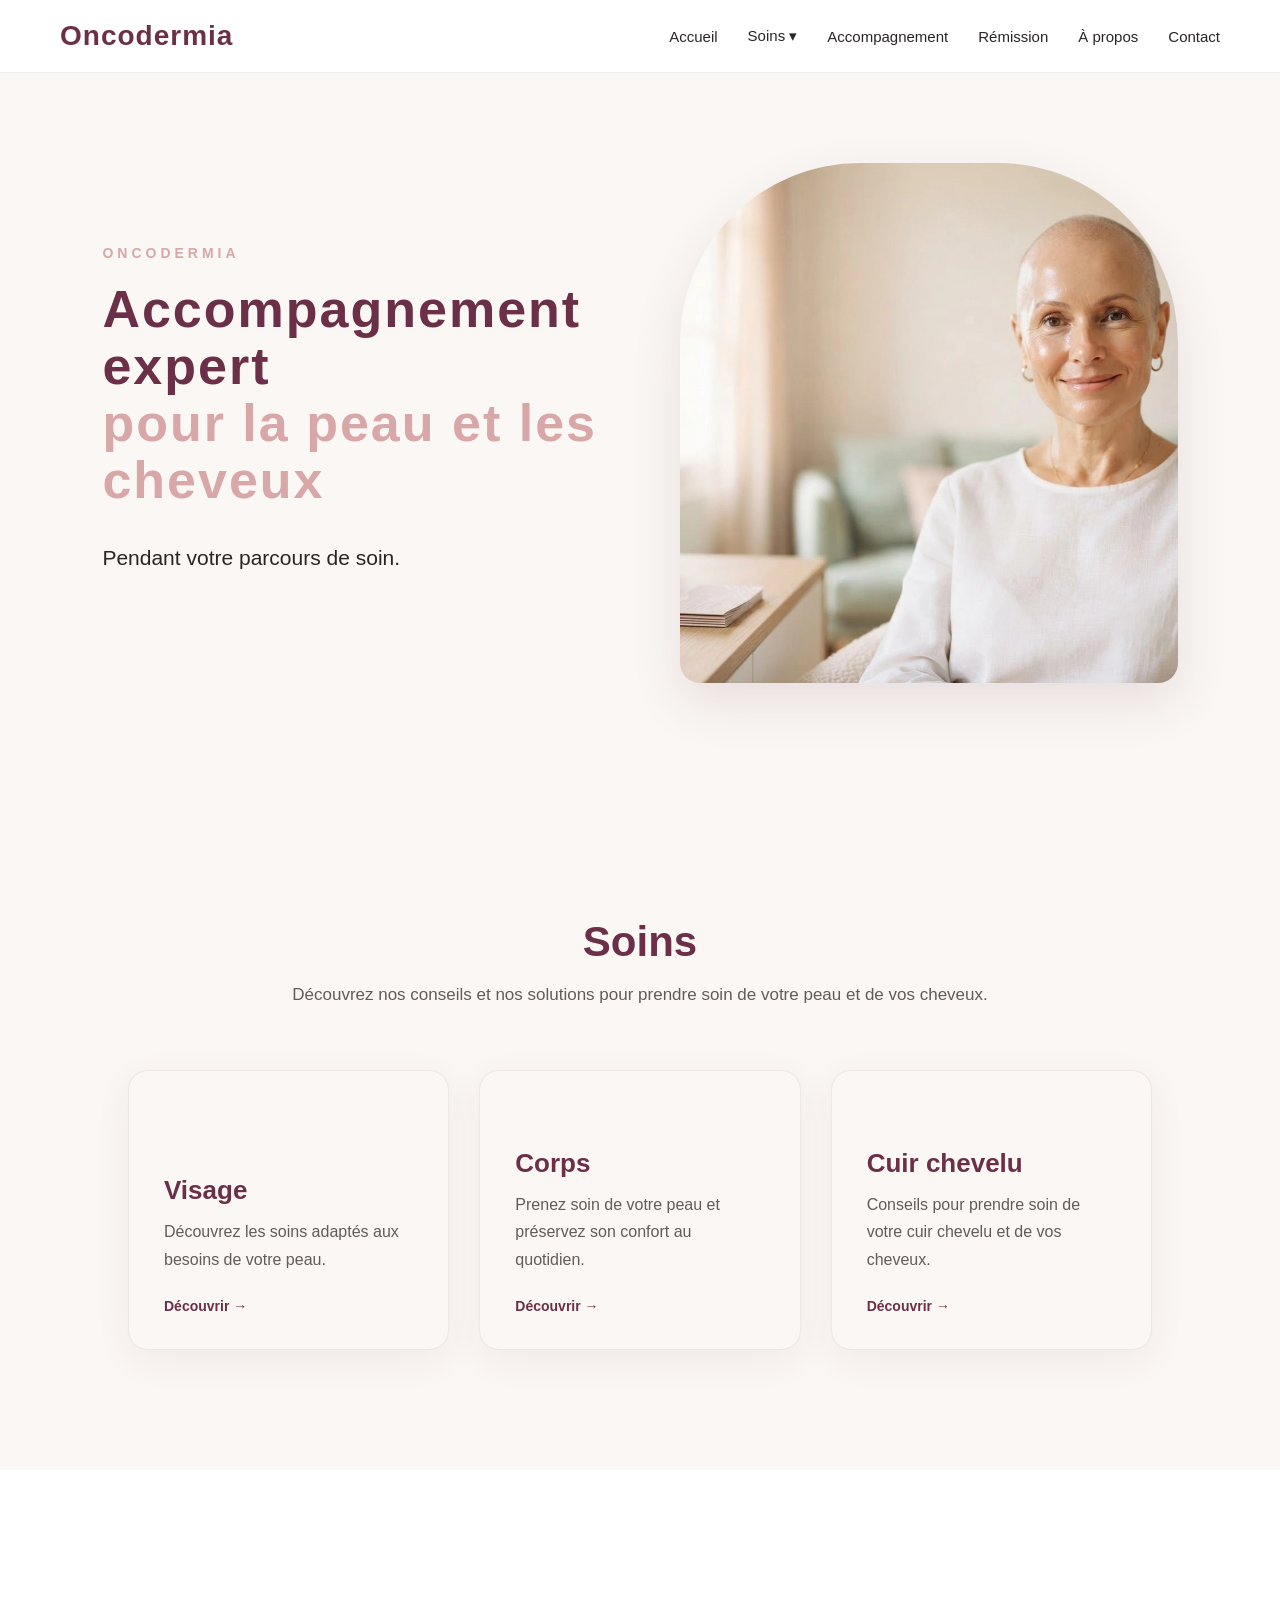
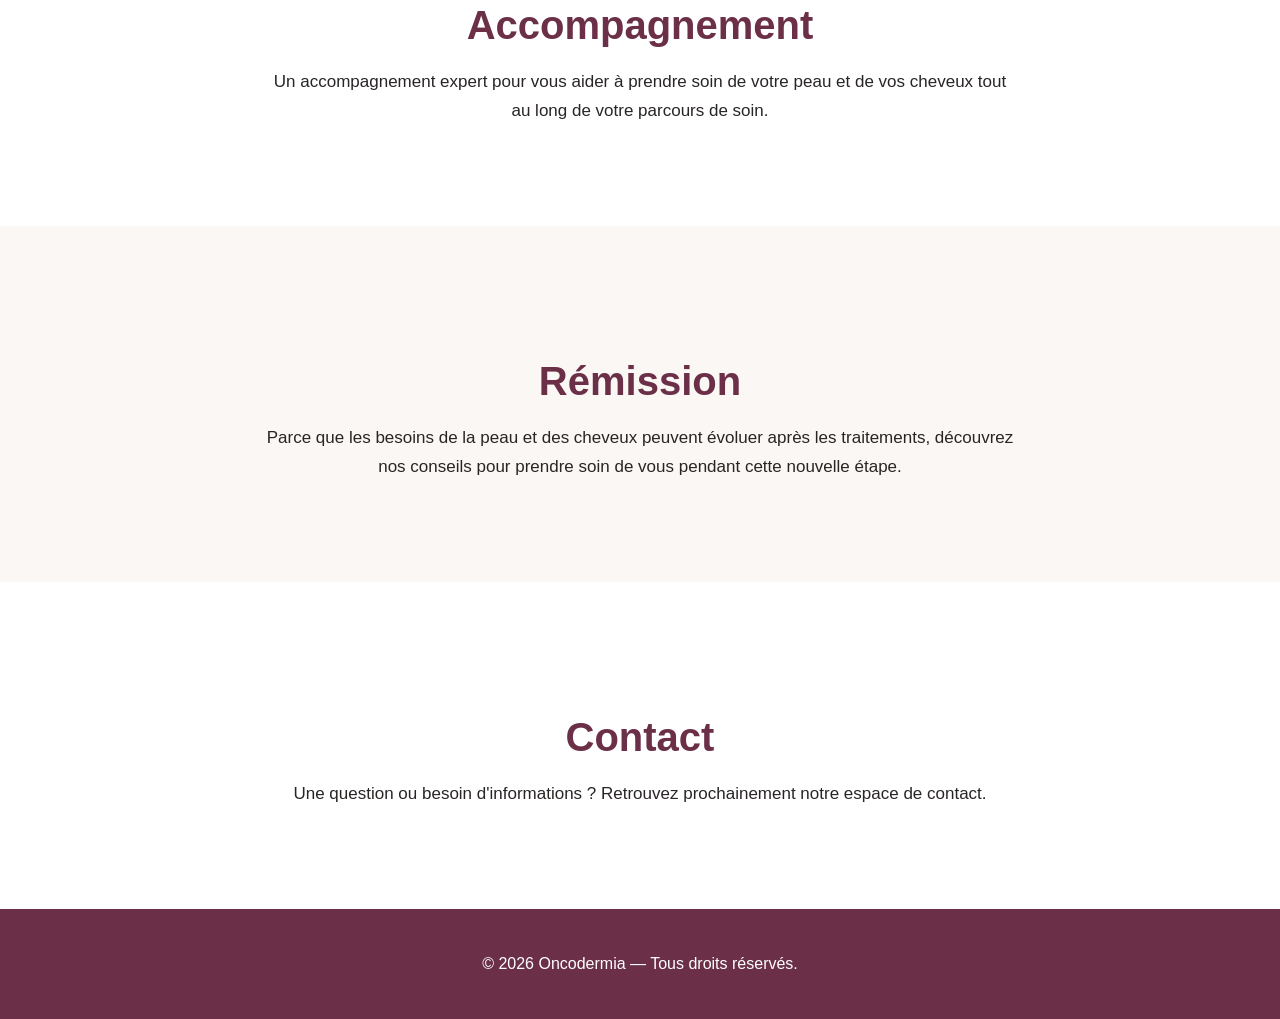
<file: index.html>
<!DOCTYPE html>
<html lang="fr">

<head>
    <meta charset="UTF-8">
    <meta name="viewport" content="width=device-width, initial-scale=1.0">

    <title>Oncodermia | Accompagnement expert de la peau et des cheveux</title>

    <link rel="stylesheet" href="style.css">
</head>

<body>

    <!-- EN-TÊTE -->
<header>

    <div class="logo">
        <a href="index.html">
    Oncodermia
</a>
    </div>

    <!-- BOUTON MENU MOBILE -->
    <button
        class="menu-mobile"
        id="menu-mobile"
        aria-label="Ouvrir le menu"
        aria-expanded="false"
        aria-controls="navigation-principale"
    >
        <span></span>
        <span></span>
        <span></span>
    </button>

   <nav id="navigation-principale">

    <a href="index.html">
        Accueil
    </a>

    <div class="menu-deroulant">

        <a href="#soins">
            Soins ▾
        </a>

        <div class="sous-menu">

            <a href="visage.html">
                Visage
            </a>

            <a href="corps.html">
                Corps
            </a>

            <a href="cuir-chevelu.html">
                Cuir chevelu
            </a>

        </div>

    </div>

    <a href="accompagnement.html">
        Accompagnement
    </a>

    <a href="remission.html">
        Rémission
    </a>

    <a href="a-propos.html">
        À propos
    </a>

    <a href="contact.html">
        Contact
    </a>

</nav>

</header>

    <!-- CONTENU -->

    <main>

        <!-- ACCUEIL -->

        <section id="accueil" class="hero">

            <div class="hero-content">

                <p class="hero-sur-titre">
                    ONCODERMIA
                </p>

                <h1>
                    Accompagnement expert
                    <span>pour la peau et les cheveux</span>
                </h1>

                <p class="accroche">
                    Pendant votre parcours de soin.
                </p>

            </div>


            <div class="hero-images">

                <img 
                    src="images/femme-oncodermia.webp"
                    alt="Femme souriante portant un ruban rose"
                >

            </div>

        </section>


       <!-- SOINS -->

<section id="soins" class="section">

    <h2>Soins</h2>

    <p>
        Découvrez nos conseils et nos solutions pour prendre
        soin de votre peau et de vos cheveux.
    </p>

    <div class="cartes">

        <!-- VISAGE -->

        <a href="visage.html" class="carte">

            <h3>Visage</h3>

            <p>
                Découvrez les soins adaptés aux besoins
                de votre peau.
            </p>

            <span class="lien-carte">
                Découvrir →
            </span>

        </a>


        <!-- CORPS -->

        <a href="corps.html" class="carte">

            <h3>Corps</h3>

            <p>
                Prenez soin de votre peau et préservez
                son confort au quotidien.
            </p>

            <span class="lien-carte">
                Découvrir →
            </span>

        </a>


        <!-- CUIR CHEVELU -->

        <a href="cuir-chevelu.html" class="carte">

            <h3>Cuir chevelu</h3>

            <p>
                Conseils pour prendre soin de votre cuir chevelu
                et de vos cheveux.
            </p>

            <span class="lien-carte">
                Découvrir →
            </span>

        </a>

    </div>

</section>

        <!-- ACCOMPAGNEMENT -->

        <section id="accompagnement" class="section section-speciale">

            <h2>Accompagnement</h2>

            <p>
                Un accompagnement expert pour vous aider à prendre soin
                de votre peau et de vos cheveux tout au long de votre
                parcours de soin.
            </p>

        </section>


        <!-- RÉMISSION -->

        <section id="remission" class="section">

            <h2>Rémission</h2>

            <p>
                Parce que les besoins de la peau et des cheveux peuvent
                évoluer après les traitements, découvrez nos conseils
                pour prendre soin de vous pendant cette nouvelle étape.
            </p>

        </section>


        <!-- CONTACT -->

        <section id="contact" class="section">

            <h2>Contact</h2>

            <p>
                Une question ou besoin d'informations ?
                Retrouvez prochainement notre espace de contact.
            </p>

        </section>

    </main>


    <!-- PIED DE PAGE -->

    <footer>

        <p>
            © 2026 Oncodermia — Tous droits réservés.
        </p>

 </footer>

<script src="script.js"></script>

</body>

</html>
</file>
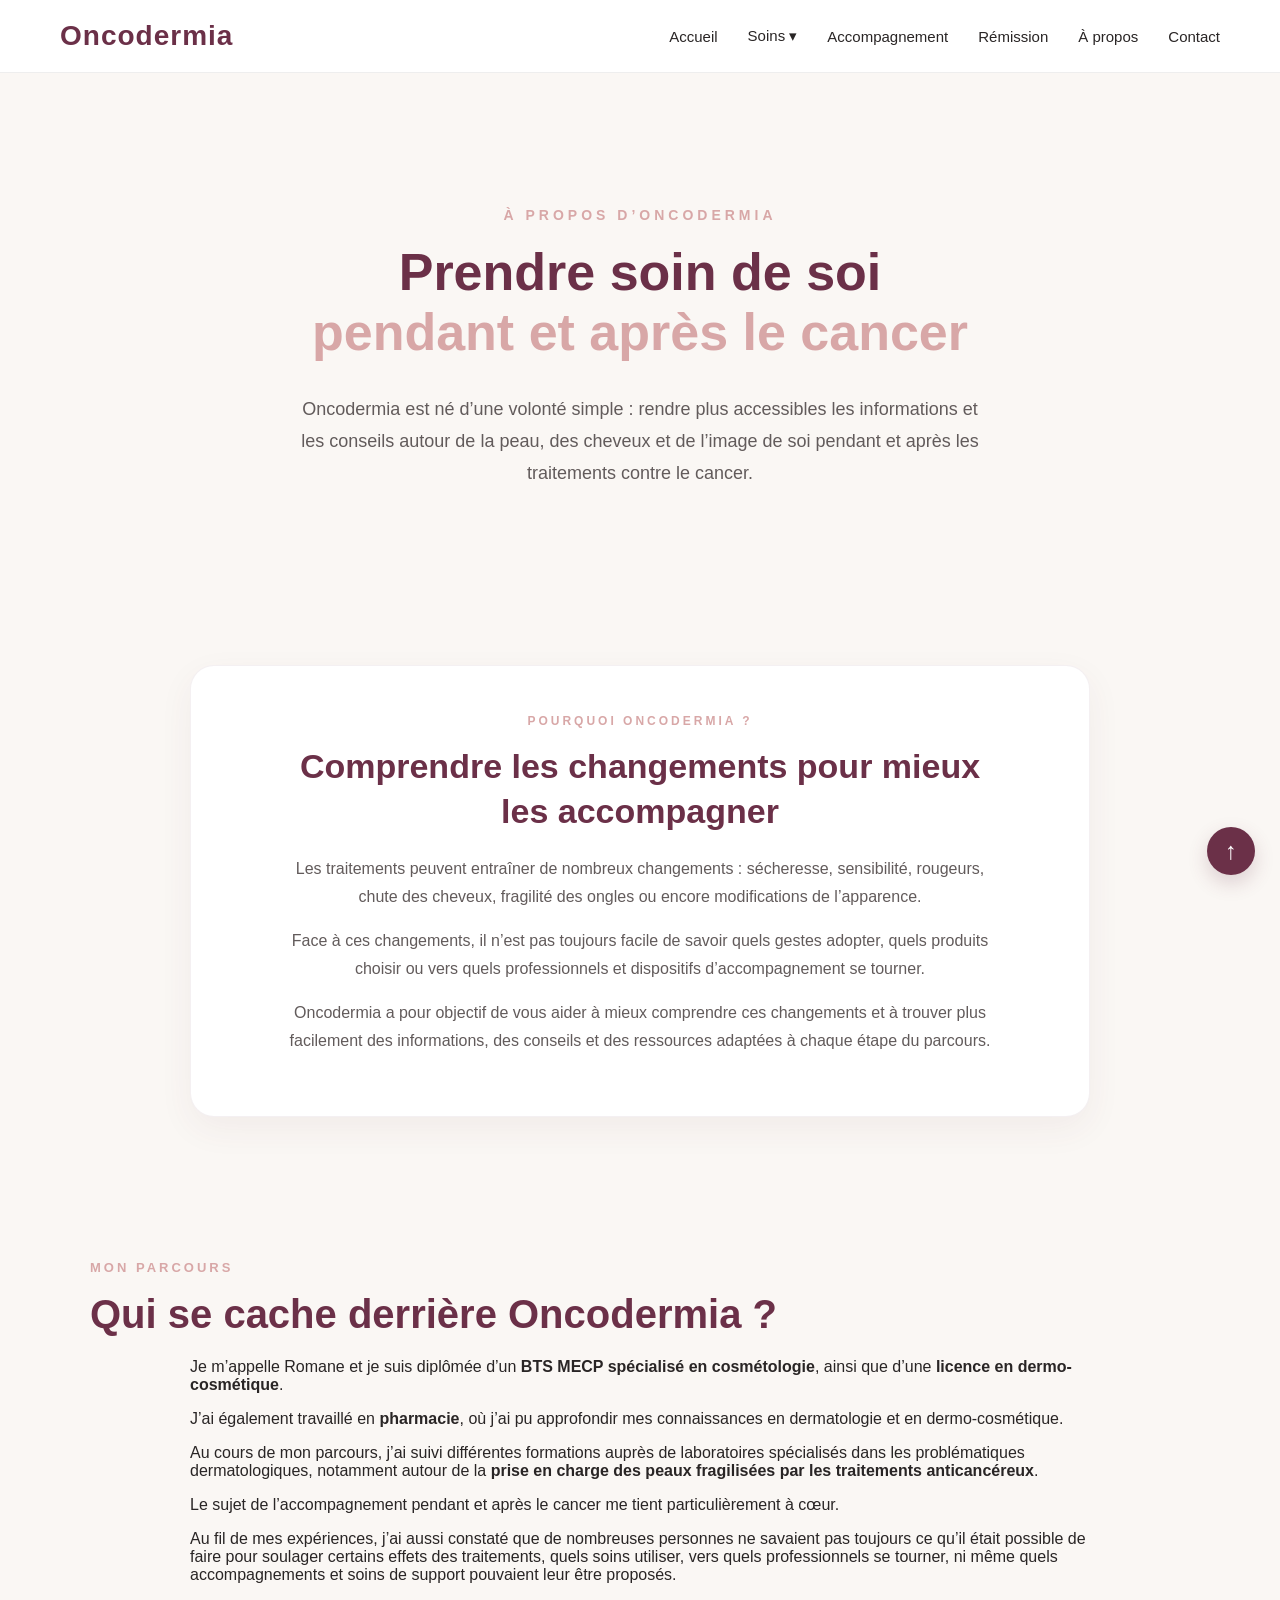
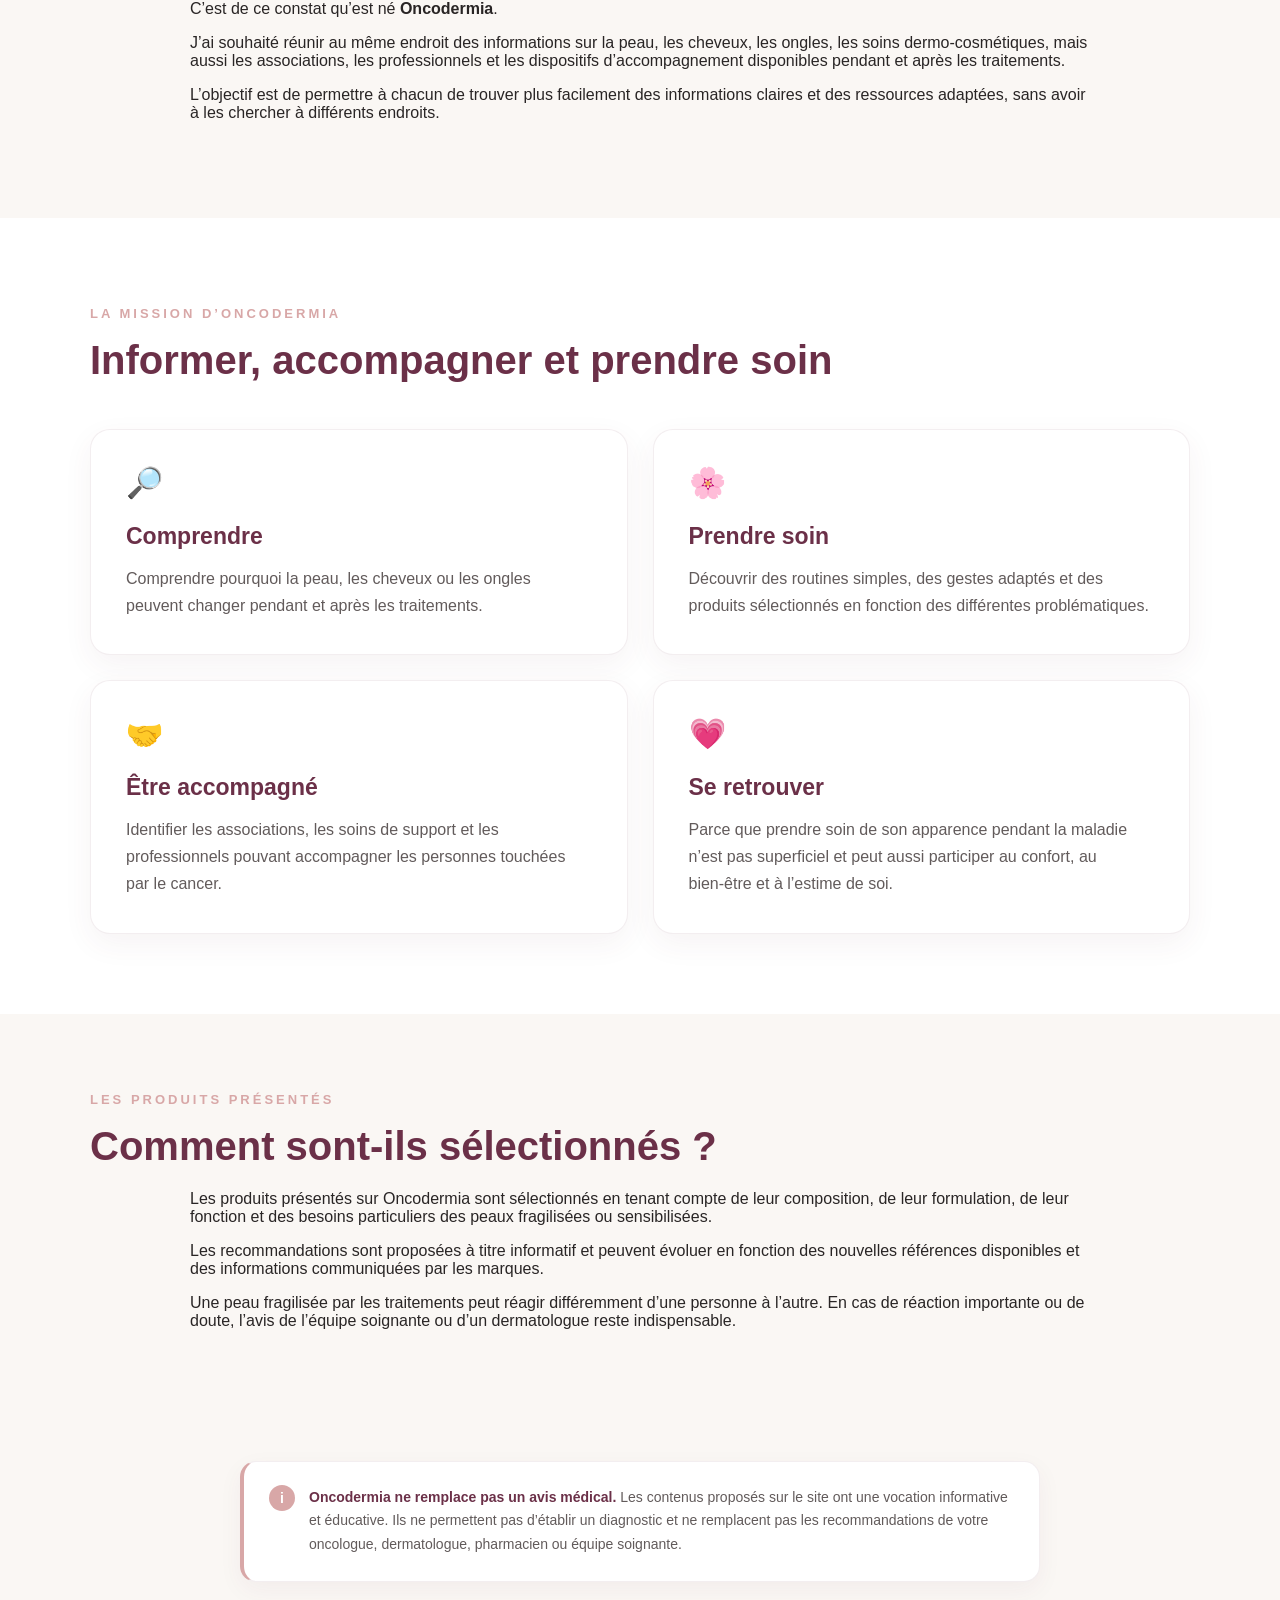
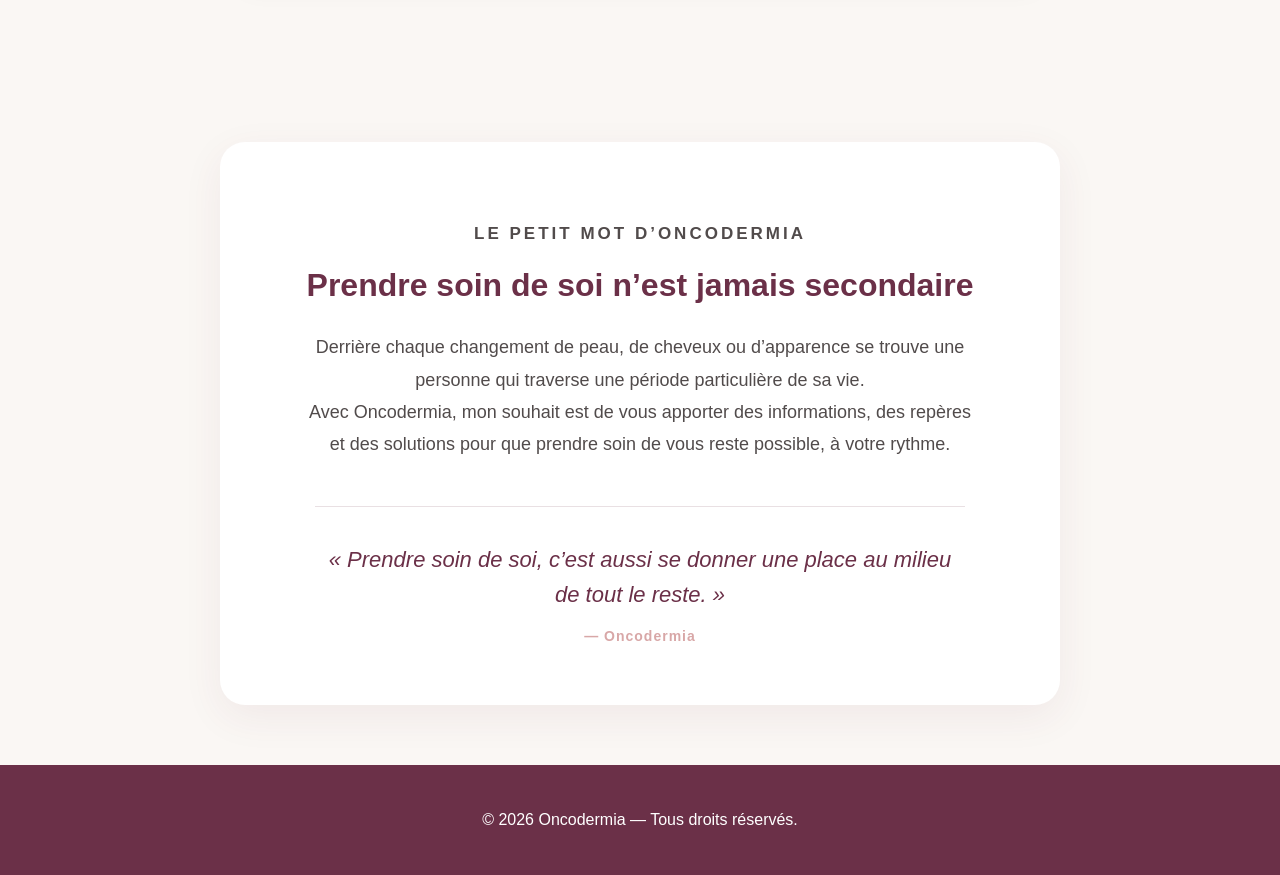
<file: a-propos.html>
<!DOCTYPE html>
<html lang="fr">

<head>
    <meta charset="UTF-8">
    <meta name="viewport" content="width=device-width, initial-scale=1.0">

    <title>À propos | Oncodermia</title>

    <link rel="stylesheet" href="style.css">
</head>

<body>

    <!-- =========================
         EN-TÊTE
    ========================== -->

    <header>

        <div class="logo">
            <a href="index.html">
                Oncodermia
            </a>
        </div>

        <button
            class="menu-mobile"
            id="menu-mobile"
            aria-label="Ouvrir le menu"
            aria-expanded="false"
            aria-controls="navigation-principale"
        >
            <span></span>
            <span></span>
            <span></span>
        </button>

        <nav id="navigation-principale">

            <a href="index.html">
                Accueil
            </a>

            <div class="menu-deroulant">

                <a href="index.html#soins">
                    Soins ▾
                </a>

                <div class="sous-menu">

                    <a href="visage.html">
                        Visage
                    </a>

                    <a href="corps.html">
                        Corps
                    </a>

                    <a href="cuir-chevelu.html">
                        Cuir chevelu
                    </a>

                </div>

            </div>

            <a href="accompagnement.html">
                Accompagnement
            </a>

            <a href="remission.html">
                Rémission
            </a>

            <a href="a-propos.html">
                À propos
            </a>

            <a href="contact.html">
                Contact
            </a>

        </nav>

    </header>


    <main>

        <!-- =========================
             HERO
        ========================== -->

        <section class="page-hero">

            <div class="page-hero-contenu">

                <p class="hero-sur-titre">
                    À PROPOS D’ONCODERMIA
                </p>

                <h1>
                    Prendre soin de soi
                    <span>pendant et après le cancer</span>
                </h1>

                <p>
                    Oncodermia est né d’une volonté simple :
                    rendre plus accessibles les informations et les conseils
                    autour de la peau, des cheveux et de l’image de soi
                    pendant et après les traitements contre le cancer.
                </p>

            </div>

        </section>


        <!-- =========================
             POURQUOI ONCODERMIA
        ========================== -->

        <section class="accompagnement-intro">

            <div class="contenu-etroit">

                <p class="petit-titre">
                    POURQUOI ONCODERMIA ?
                </p>

                <h2>
                    Comprendre les changements pour mieux les accompagner
                </h2>

                <p>
                    Les traitements peuvent entraîner de nombreux changements :
                    sécheresse, sensibilité, rougeurs, chute des cheveux,
                    fragilité des ongles ou encore modifications de l’apparence.
                </p>

                <p>
                    Face à ces changements, il n’est pas toujours facile de savoir
                    quels gestes adopter, quels produits choisir ou vers quels
                    professionnels et dispositifs d’accompagnement se tourner.
                </p>

                <p>
                    Oncodermia a pour objectif de vous aider à mieux comprendre
                    ces changements et à trouver plus facilement des informations,
                    des conseils et des ressources adaptées à chaque étape du parcours.
                </p>

            </div>

        </section>


        <!-- =========================
             MON PARCOURS
        ========================== -->

        <section class="section-ligue">

            <div class="contenu-accompagnement">

                <p class="petit-titre">
                    MON PARCOURS
                </p>

                <h2>
                    Qui se cache derrière Oncodermia ?
                </h2>

                <div class="contenu-etroit">

                    <p>
                        Je m’appelle Romane et je suis diplômée d’un
                        <strong>BTS MECP spécialisé en cosmétologie</strong>,
                        ainsi que d’une
                        <strong>licence en dermo-cosmétique</strong>.
                    </p>

                    <p>
                        J’ai également travaillé en <strong>pharmacie</strong>,
                        où j’ai pu approfondir mes connaissances en dermatologie
                        et en dermo-cosmétique.
                    </p>

                    <p>
                        Au cours de mon parcours, j’ai suivi différentes formations
                        auprès de laboratoires spécialisés dans les problématiques
                        dermatologiques, notamment autour de la
                        <strong>prise en charge des peaux fragilisées par les
                        traitements anticancéreux</strong>.
                    </p>

                    <p>
                        Le sujet de l’accompagnement pendant et après le cancer
                        me tient particulièrement à cœur.
                    </p>

                    <p>
                        Au fil de mes expériences, j’ai aussi constaté que de nombreuses
                        personnes ne savaient pas toujours ce qu’il était possible de faire
                        pour soulager certains effets des traitements, quels soins utiliser,
                        vers quels professionnels se tourner, ni même quels accompagnements
                        et soins de support pouvaient leur être proposés.
                    </p>

                    <p>
                        C’est de ce constat qu’est né <strong>Oncodermia</strong>.
                    </p>

                    <p>
                        J’ai souhaité réunir au même endroit des informations sur la peau,
                        les cheveux, les ongles, les soins dermo-cosmétiques, mais aussi
                        les associations, les professionnels et les dispositifs
                        d’accompagnement disponibles pendant et après les traitements.
                    </p>

                    <p>
                        L’objectif est de permettre à chacun de trouver plus facilement
                        des informations claires et des ressources adaptées,
                        sans avoir à les chercher à différents endroits.
                    </p>

                </div>

            </div>

        </section>


        <!-- =========================
             MISSIONS
        ========================== -->

        <section class="section-associations">

            <div class="contenu-accompagnement">

                <p class="petit-titre">
                    LA MISSION D’ONCODERMIA
                </p>

                <h2>
                    Informer, accompagner et prendre soin
                </h2>

                <div class="grille-aides">

                    <!-- COMPRENDRE -->

                    <article class="carte-aide">

                        <span class="icone-aide">
                            🔎
                        </span>

                        <h3>
                            Comprendre
                        </h3>

                        <p>
                            Comprendre pourquoi la peau, les cheveux
                            ou les ongles peuvent changer pendant
                            et après les traitements.
                        </p>

                    </article>


                    <!-- PRENDRE SOIN -->

                    <article class="carte-aide">

                        <span class="icone-aide">
                            🌸
                        </span>

                        <h3>
                            Prendre soin
                        </h3>

                        <p>
                            Découvrir des routines simples, des gestes adaptés
                            et des produits sélectionnés en fonction
                            des différentes problématiques.
                        </p>

                    </article>


                    <!-- ÊTRE ACCOMPAGNÉ -->

                    <article class="carte-aide">

                        <span class="icone-aide">
                            🤝
                        </span>

                        <h3>
                            Être accompagné
                        </h3>

                        <p>
                            Identifier les associations, les soins de support
                            et les professionnels pouvant accompagner
                            les personnes touchées par le cancer.
                        </p>

                    </article>


                    <!-- SE RETROUVER -->

                    <article class="carte-aide">

                        <span class="icone-aide">
                            💗
                        </span>

                        <h3>
                            Se retrouver
                        </h3>

                        <p>
                            Parce que prendre soin de son apparence pendant
                            la maladie n’est pas superficiel et peut aussi participer
                            au confort, au bien-être et à l’estime de soi.
                        </p>

                    </article>

                </div>

            </div>

        </section>


        <!-- =========================
             PRODUITS
        ========================== -->

        <section class="section-ligue">

            <div class="contenu-accompagnement">

                <p class="petit-titre">
                    LES PRODUITS PRÉSENTÉS
                </p>

                <h2>
                    Comment sont-ils sélectionnés ?
                </h2>

                <div class="contenu-etroit">

                    <p>
                        Les produits présentés sur Oncodermia sont sélectionnés
                        en tenant compte de leur composition, de leur formulation,
                        de leur fonction et des besoins particuliers des peaux
                        fragilisées ou sensibilisées.
                    </p>

                    <p>
                        Les recommandations sont proposées à titre informatif
                        et peuvent évoluer en fonction des nouvelles références
                        disponibles et des informations communiquées par les marques.
                    </p>

                    <p>
                        Une peau fragilisée par les traitements peut réagir différemment
                        d’une personne à l’autre. En cas de réaction importante ou de doute,
                        l’avis de l’équipe soignante ou d’un dermatologue reste indispensable.
                    </p>

                </div>

            </div>

        </section>



        <!-- =========================
             AVERTISSEMENT MÉDICAL
        ========================== -->

        <section class="rappel-accompagnement">

            <div class="contenu-etroit">

                <p>
                    <strong>Oncodermia ne remplace pas un avis médical.</strong>
                    Les contenus proposés sur le site ont une vocation informative
                    et éducative. Ils ne permettent pas d’établir un diagnostic
                    et ne remplacent pas les recommandations de votre oncologue,
                    dermatologue, pharmacien ou équipe soignante.
                </p>

            </div>

        </section>


        <!-- =========================
             MOT DE FIN
        ========================== -->

        <section class="article-contenu">

            <div class="mot-fin-oncodermia">

                <p class="petit-titre">
                    LE PETIT MOT D’ONCODERMIA
                </p>

                <h2>
                    Prendre soin de soi n’est jamais secondaire
                </h2>

                <p class="texte-mot-fin">
                    Derrière chaque changement de peau, de cheveux ou d’apparence
                    se trouve une personne qui traverse une période particulière
                    de sa vie.
                </p>

                <p class="texte-mot-fin">
                    Avec Oncodermia, mon souhait est de vous apporter des informations,
                    des repères et des solutions pour que prendre soin de vous
                    reste possible, à votre rythme.
                </p>

                <div class="citation-oncodermia">

                    <p>
                        « Prendre soin de soi, c’est aussi se donner une place
                        au milieu de tout le reste. »
                    </p>

                    <span>
                        — Oncodermia
                    </span>

                </div>

            </div>

        </section>

    </main>


    <!-- =========================
         PIED DE PAGE
    ========================== -->

    <footer>

        <p>
            © 2026 Oncodermia — Tous droits réservés.
        </p>

    </footer>


    <script src="script.js"></script>

    <a
        href="#"
        class="bouton-haut"
        aria-label="Revenir en haut"
    >
        ↑
    </a>

</body>

</html>
</file>
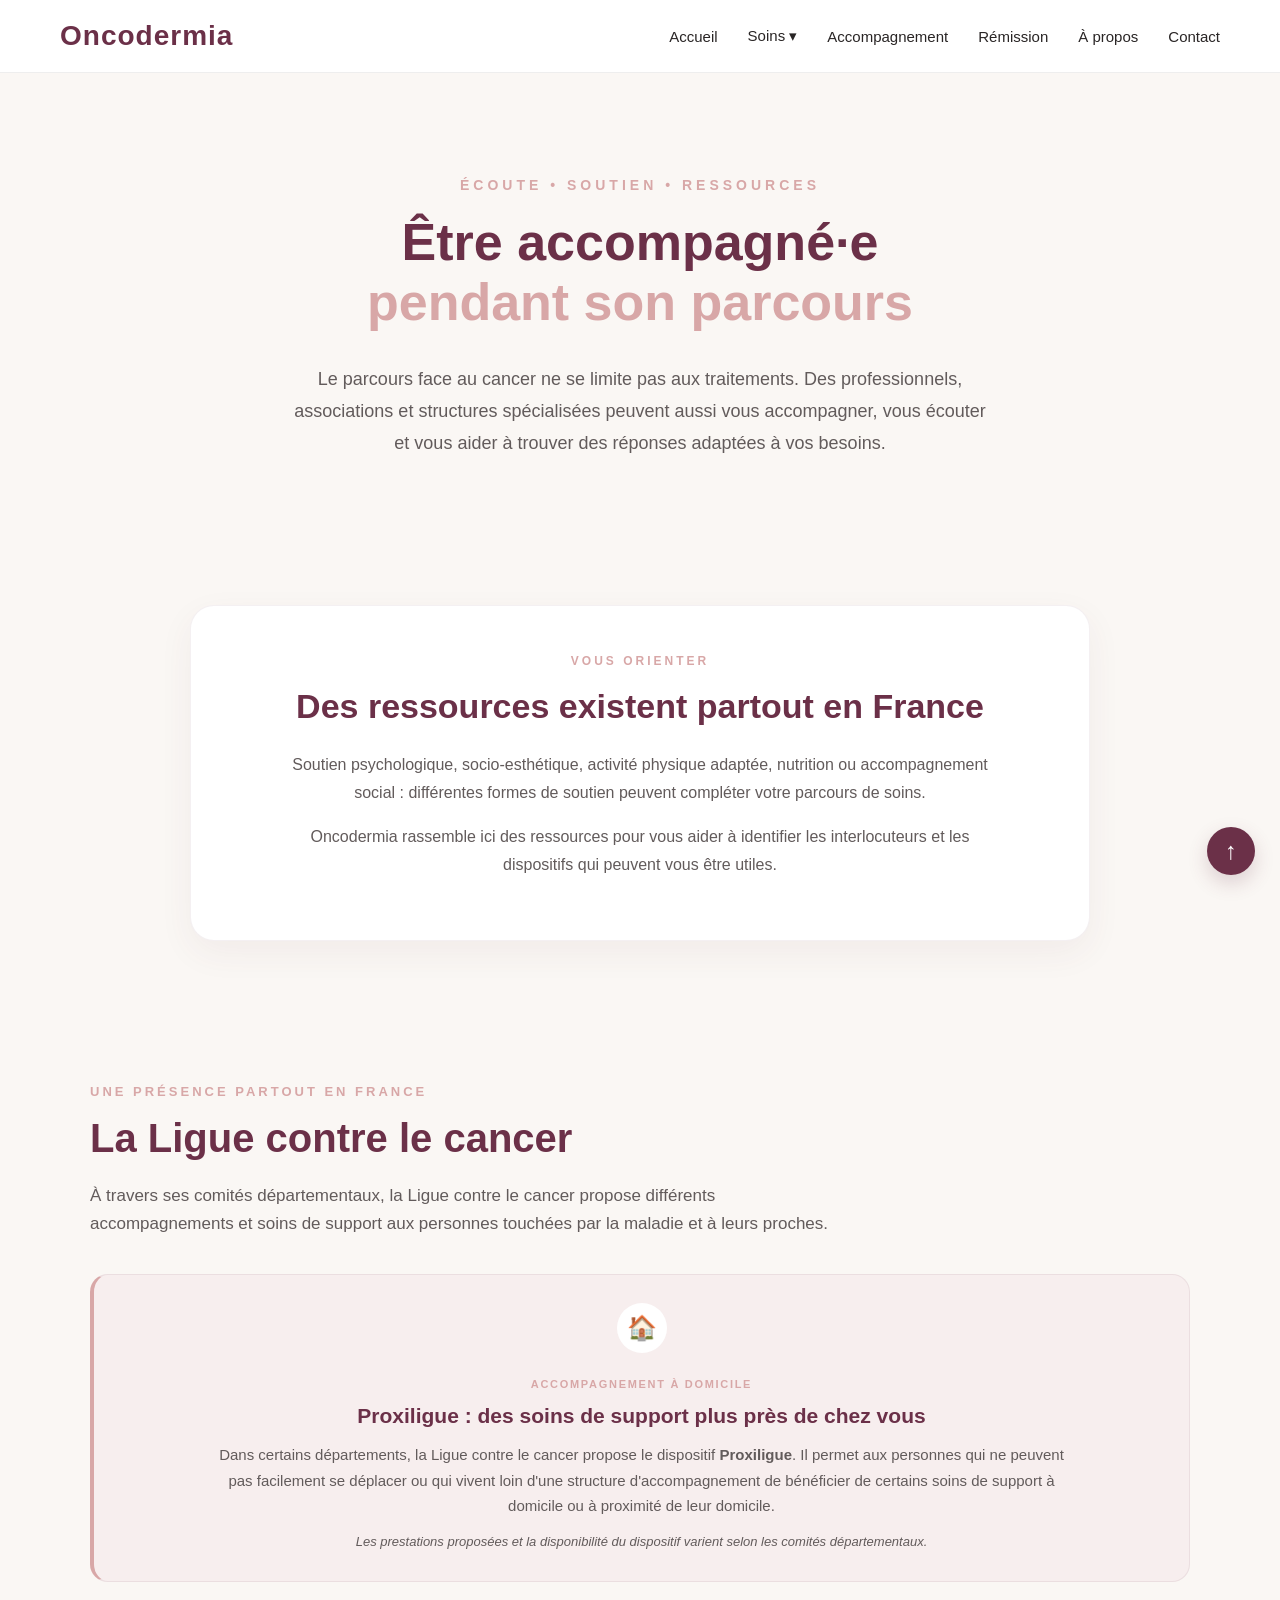
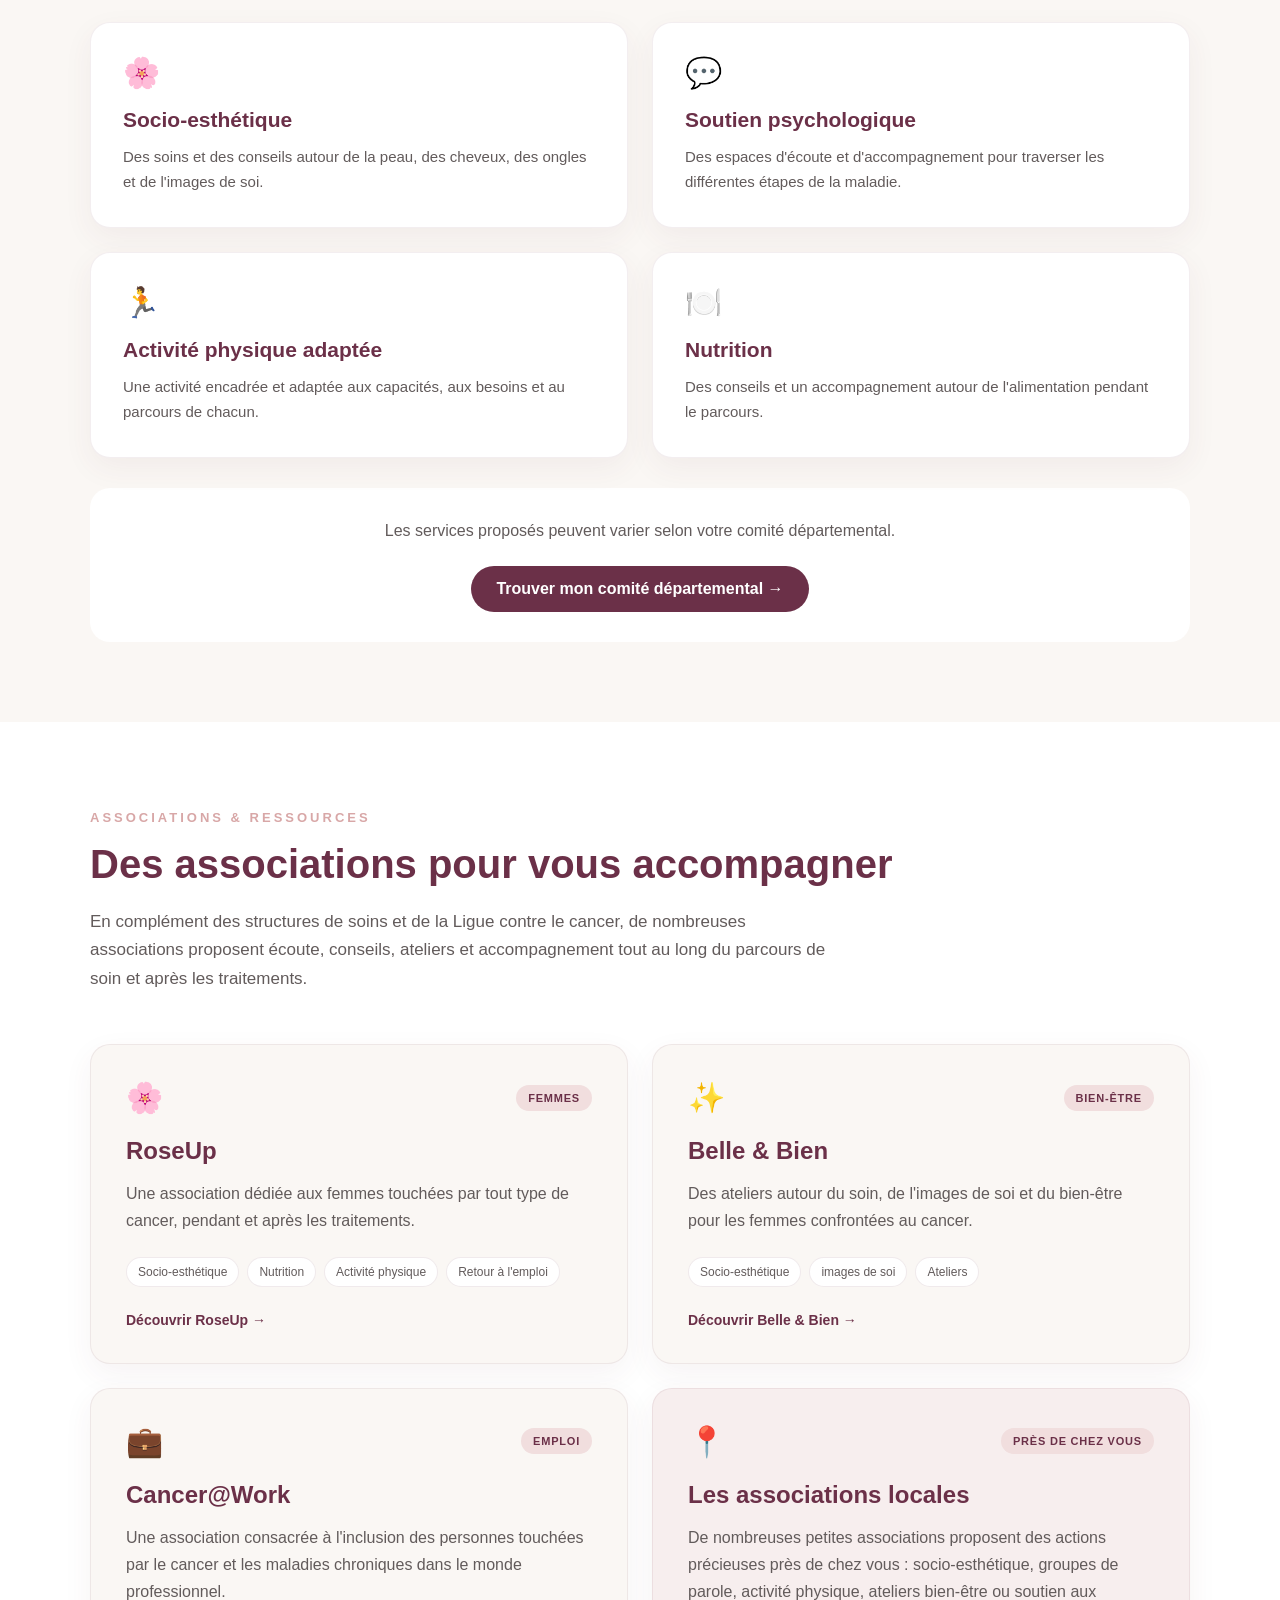
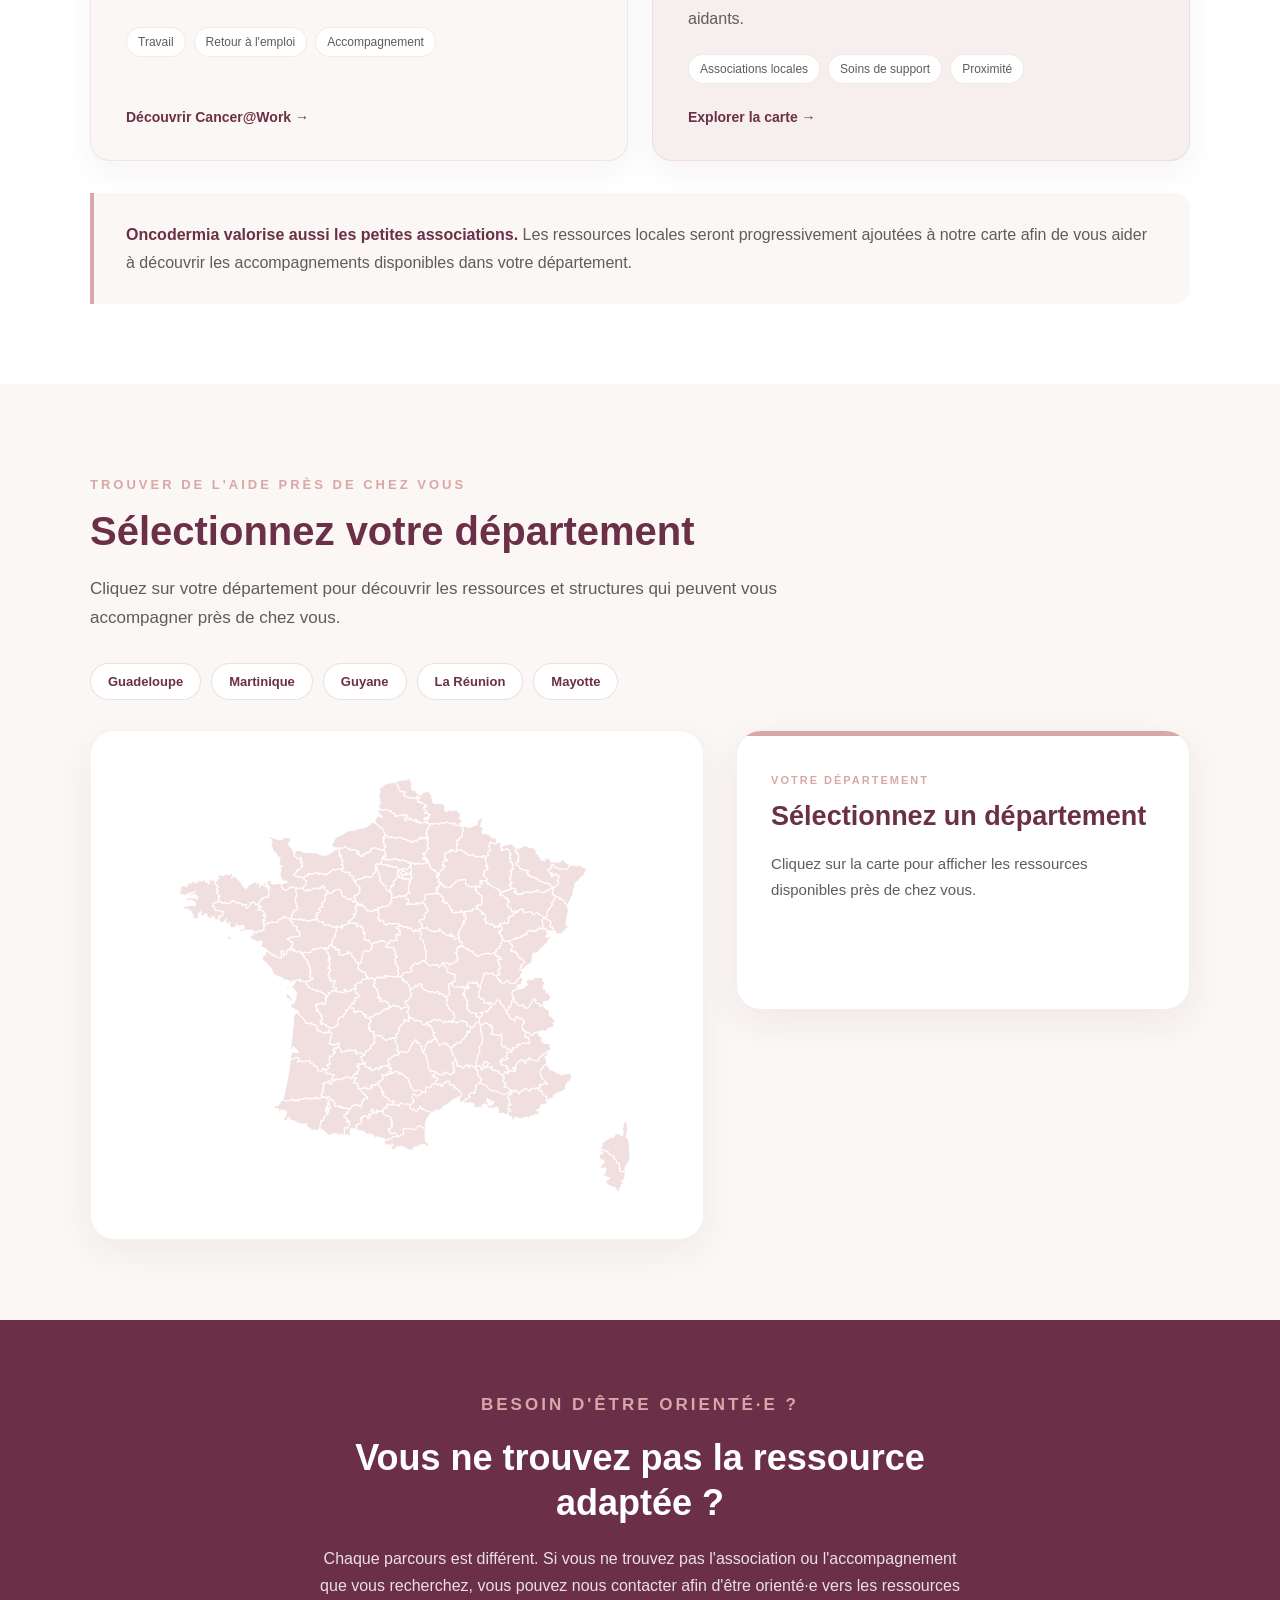
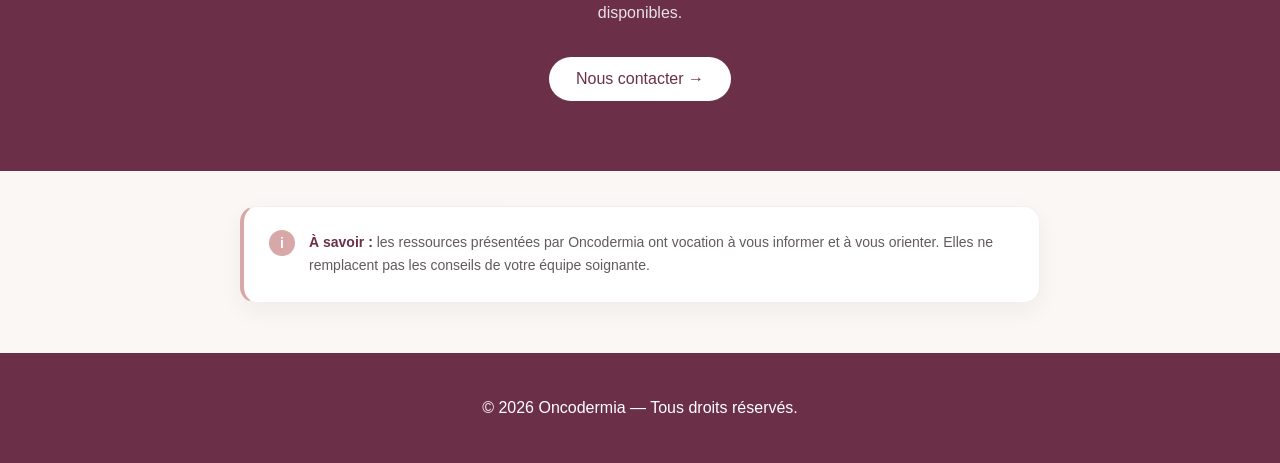
<file: accompagnement.html>
<!DOCTYPE html>
<html lang="fr">

<head>
    <meta charset="UTF-8">
    <meta name="viewport" content="width=device-width, initial-scale=1.0">

    <title>Accompagnement | Oncodermia</title>

    <link rel="stylesheet" href="style.css">
</head>

<body>

    <!-- ==================== EN-TÊTE ==================== -->

    <header>

        <div class="logo">
            <a href="index.html">Oncodermia</a>
        </div>

        <button
            class="menu-mobile"
            id="menu-mobile"
            aria-label="Ouvrir le menu"
            aria-expanded="false"
            aria-controls="navigation-principale"
        >
            <span></span>
            <span></span>
            <span></span>
        </button>

        <nav id="navigation-principale">

            <a href="index.html">Accueil</a>

            <div class="menu-deroulant">

                <a href="index.html#soins">
                    Soins ▾
                </a>

                <div class="sous-menu">
                    <a href="visage.html">Visage</a>
                    <a href="corps.html">Corps</a>
                    <a href="cuir-chevelu.html">Cuir chevelu</a>
                </div>

            </div>

            <a href="accompagnement.html">
                Accompagnement
            </a>

            <a href="remission.html">
                Rémission
            </a>

            <a href="a-propos.html">
                À propos
            </a>

            <a href="contact.html">
                Contact
            </a>

        </nav>

    </header>


    <main>

        <!-- ==================== HERO ==================== -->

        <section class="page-hero accompagnement-hero">

            <div class="page-hero-contenu">

                <p class="hero-sur-titre">
                    ÉCOUTE • SOUTIEN • RESSOURCES
                </p>

                <h1>
                    Être accompagné·e
                    <span>pendant son parcours</span>
                </h1>

                <p>
                    Le parcours face au cancer ne se limite pas aux traitements.
                    Des professionnels, associations et structures spécialisées
                    peuvent aussi vous accompagner, vous écouter et vous aider
                    à trouver des réponses adaptées à vos besoins.
                </p>

            </div>

        </section>


        <!-- ==================== INTRODUCTION ==================== -->

        <section class="accompagnement-intro">

            <div class="contenu-etroit">

                <p class="petit-titre">
                    VOUS ORIENTER
                </p>

                <h2>
                    Des ressources existent partout en France
                </h2>

                <p>
                    Soutien psychologique, socio-esthétique, activité physique
                    adaptée, nutrition ou accompagnement social : différentes
                    formes de soutien peuvent compléter votre parcours de soins.
                </p>

                <p>
                    Oncodermia rassemble ici des ressources pour vous aider
                    à identifier les interlocuteurs et les dispositifs qui
                    peuvent vous être utiles.
                </p>

            </div>

        </section>


        <!-- ==================== LIGUE CONTRE LE CANCER ==================== -->

        <section class="section-ligue">

            <div class="contenu-accompagnement">

                <p class="petit-titre">
                    UNE PRÉSENCE PARTOUT EN FRANCE
                </p>

                <h2>
                    La Ligue contre le cancer
                </h2>

                <p class="texte-section">
                    À travers ses comités départementaux, la Ligue contre
                    le cancer propose différents accompagnements et soins
                    de support aux personnes touchées par la maladie et
                    à leurs proches.
                </p>

<div class="bloc-proxiligue">

    <div class="icone-proxiligue">
        🏠
    </div>

    <div class="contenu-proxiligue">

        <p class="label-proxiligue">
            ACCOMPAGNEMENT À DOMICILE
        </p>

        <h3>
            Proxiligue : des soins de support plus près de chez vous
        </h3>

        <p>
            Dans certains départements, la Ligue contre le cancer
            propose le dispositif <strong>Proxiligue</strong>.
            Il permet aux personnes qui ne peuvent pas facilement
            se déplacer ou qui vivent loin d'une structure
            d'accompagnement de bénéficier de certains soins de
            support à domicile ou à proximité de leur domicile.
        </p>

        <p class="note-proxiligue">
            Les prestations proposées et la disponibilité du
            dispositif varient selon les comités départementaux.
        </p>

    </div>

</div>
                <div class="grille-aides">

                    <article class="carte-aide">

                        <span class="icone-aide">🌸</span>

                        <h3>Socio-esthétique</h3>

                        <p>
                            Des soins et des conseils autour de la peau,
                            des cheveux, des ongles et de l'images de soi.
                        </p>

                    </article>


                    <article class="carte-aide">

                        <span class="icone-aide">💬</span>

                        <h3>Soutien psychologique</h3>

                        <p>
                            Des espaces d'écoute et d'accompagnement
                            pour traverser les différentes étapes
                            de la maladie.
                        </p>

                    </article>


                    <article class="carte-aide">

                        <span class="icone-aide">🏃</span>

                        <h3>Activité physique adaptée</h3>

                        <p>
                            Une activité encadrée et adaptée aux capacités,
                            aux besoins et au parcours de chacun.
                        </p>

                    </article>


                    <article class="carte-aide">

                        <span class="icone-aide">🍽️</span>

                        <h3>Nutrition</h3>

                        <p>
                            Des conseils et un accompagnement autour
                            de l'alimentation pendant le parcours.
                        </p>

                    </article>

                </div>


                <div class="bloc-lien-accompagnement">

                    <p>
                        Les services proposés peuvent varier selon
                        votre comité départemental.
                    </p>

                    <a
                        href="https://www.ligue-cancer.net/"
                        target="_blank"
                        rel="noopener noreferrer"
                        class="bouton"
                    >
                        Trouver mon comité départemental →
                    </a>

                </div>

            </div>

        </section>


        <!-- ==================== ASSOCIATIONS ==================== -->

       <section class="section-associations">

    <div class="contenu-accompagnement">

        <p class="petit-titre">
            ASSOCIATIONS & RESSOURCES
        </p>

        <h2>
            Des associations pour vous accompagner
        </h2>

        <p class="texte-section">
            En complément des structures de soins et de la Ligue contre
            le cancer, de nombreuses associations proposent écoute,
            conseils, ateliers et accompagnement tout au long du
            parcours de soin et après les traitements.
        </p>


        <div class="grille-associations">


            <!-- ROSEUP -->

            <article class="carte-association">

                <div class="haut-carte-association">

                    <span class="icone-association">
                        🌸
                    </span>

                    <span class="badge-association">
                        FEMMES
                    </span>

                </div>

                <h3>
                    RoseUp
                </h3>

                <p>
                    Une association dédiée aux femmes touchées par
                    tout type de cancer, pendant et après les traitements.
                </p>

                <div class="tags-association">

                    <span>Socio-esthétique</span>
                    <span>Nutrition</span>
                    <span>Activité physique</span>
                    <span>Retour à l'emploi</span>

                </div>

                <a
                    href="https://www.rose-up.fr/"
                    target="_blank"
                    rel="noopener noreferrer"
                    class="lien-association"
                >
                    Découvrir RoseUp →
                </a>

            </article>


            <!-- BELLE & BIEN -->

            <article class="carte-association">

                <div class="haut-carte-association">

                    <span class="icone-association">
                        ✨
                    </span>

                    <span class="badge-association">
                        BIEN-ÊTRE
                    </span>

                </div>

                <h3>
                    Belle & Bien
                </h3>

                <p>
                    Des ateliers autour du soin, de l'images de soi
                    et du bien-être pour les femmes confrontées
                    au cancer.
                </p>

                <div class="tags-association">

                    <span>Socio-esthétique</span>
                    <span>images de soi</span>
                    <span>Ateliers</span>

                </div>

                <a
                    href="https://www.bellebien.fr/"
                    target="_blank"
                    rel="noopener noreferrer"
                    class="lien-association"
                >
                    Découvrir Belle & Bien →
                </a>

            </article>


            <!-- CANCER@WORK -->

            <article class="carte-association">

                <div class="haut-carte-association">

                    <span class="icone-association">
                        💼
                    </span>

                    <span class="badge-association">
                        EMPLOI
                    </span>

                </div>

                <h3>
                    Cancer@Work
                </h3>

                <p>
                    Une association consacrée à l'inclusion des
                    personnes touchées par le cancer et les maladies
                    chroniques dans le monde professionnel.
                </p>

                <div class="tags-association">

                    <span>Travail</span>
                    <span>Retour à l'emploi</span>
                    <span>Accompagnement</span>

                </div>

                <a
                    href="https://www.canceratwork.com/"
                    target="_blank"
                    rel="noopener noreferrer"
                    class="lien-association"
                >
                    Découvrir Cancer@Work →
                </a>

            </article>


            <!-- ASSOCIATIONS LOCALES -->

            <article class="carte-association carte-association-locale">

                <div class="haut-carte-association">

                    <span class="icone-association">
                        📍
                    </span>

                    <span class="badge-association">
                        PRÈS DE CHEZ VOUS
                    </span>

                </div>

                <h3>
                    Les associations locales
                </h3>

                <p>
                    De nombreuses petites associations proposent
                    des actions précieuses près de chez vous :
                    socio-esthétique, groupes de parole, activité
                    physique, ateliers bien-être ou soutien aux aidants.
                </p>

                <div class="tags-association">

                    <span>Associations locales</span>
                    <span>Soins de support</span>
                    <span>Proximité</span>

                </div>

                <a
                    href="#carte-france"
                    class="lien-association"
                >
                    Explorer la carte →
                </a>

            </article>


        </div>


        <div class="note-associations">

            <p>
                <strong>Oncodermia valorise aussi les petites associations.</strong>
                Les ressources locales seront progressivement ajoutées
                à notre carte afin de vous aider à découvrir les
                accompagnements disponibles dans votre département.
            </p>

        </div>

    </div>

</section>

<!-- ==================== CARTE DE FRANCE ==================== -->

<section class="carte-france-section">

    <div class="contenu-accompagnement">

        <p class="petit-titre">
            TROUVER DE L'AIDE PRÈS DE CHEZ VOUS
        </p>

        <h2>
            Sélectionnez votre département
        </h2>

        <p class="intro-carte-france">
            Cliquez sur votre département pour découvrir
            les ressources et structures qui peuvent vous
            accompagner près de chez vous.
        </p>
<div class="boutons-outremer">

    <button
        type="button"
        class="bouton-outremer"
        data-code="971"
        data-nom="Guadeloupe"
    >
        Guadeloupe
    </button>

    <button
        type="button"
        class="bouton-outremer"
        data-code="972"
        data-nom="Martinique"
    >
        Martinique
    </button>

    <button
        type="button"
        class="bouton-outremer"
        data-code="973"
        data-nom="Guyane"
    >
        Guyane
    </button>

    <button
        type="button"
        class="bouton-outremer"
        data-code="974"
        data-nom="La Réunion"
    >
        La Réunion
    </button>

    <button
        type="button"
        class="bouton-outremer"
        data-code="976"
        data-nom="Mayotte"
    >
        Mayotte
    </button>

</div>

        <div class="carte-france-conteneur">

            <!-- LA CARTE APPARAÎTRA ICI -->

            <div id="carte-france"
                 class="carte-france"
                 aria-label="Carte interactive des départements français">
            </div>


            <!-- INFORMATIONS DU DÉPARTEMENT -->

            <div class="departement-infos" id="departement-infos">

                <p class="departement-label">
                    VOTRE DÉPARTEMENT
                </p>

                <h3 id="departement-nom">
                    Sélectionnez un département
                </h3>

                <p id="departement-description">
                    Cliquez sur la carte pour afficher
                    les ressources disponibles près de chez vous.
                </p>

                <div
                    id="departement-ressources"
                    class="departement-ressources"
                >
                </div>

            </div>

        </div>

    </div>

</section>
        <!-- ==================== BESOIN D'AIDE ==================== -->

<section class="trouver-aide">

    <div class="bloc-trouver-aide">

        <p class="petit-titre">
            BESOIN D'ÊTRE ORIENTÉ·E ?
        </p>

        <h2>
            Vous ne trouvez pas la ressource adaptée ?
        </h2>

        <p>
            Chaque parcours est différent. Si vous ne trouvez pas
            l'association ou l'accompagnement que vous recherchez,
            vous pouvez nous contacter afin d'être orienté·e vers
            les ressources disponibles.
        </p>

        <a
            href="contact.html"
            class="bouton"
        >
            Nous contacter →
        </a>

    </div>

</section>


        <!-- ==================== IMPORTANT ==================== -->

        <section class="rappel-accompagnement">

            <div class="contenu-etroit">

                <p>
                    <strong>À savoir :</strong>
                    les ressources présentées par Oncodermia ont vocation
                    à vous informer et à vous orienter. Elles ne remplacent
                    pas les conseils de votre équipe soignante.
                </p>

            </div>

        </section>

    </main>


    <!-- ==================== PIED DE PAGE ==================== -->

    <footer>

        <p>
            © 2026 Oncodermia — Tous droits réservés.
        </p>

    </footer>


<script src="script.js"></script>
<script src="associations.js"></script>
<script src="carte-france.js"></script>

<a href="#" class="bouton-haut" aria-label="Revenir en haut">↑</a>

</body>

</html>
</file>
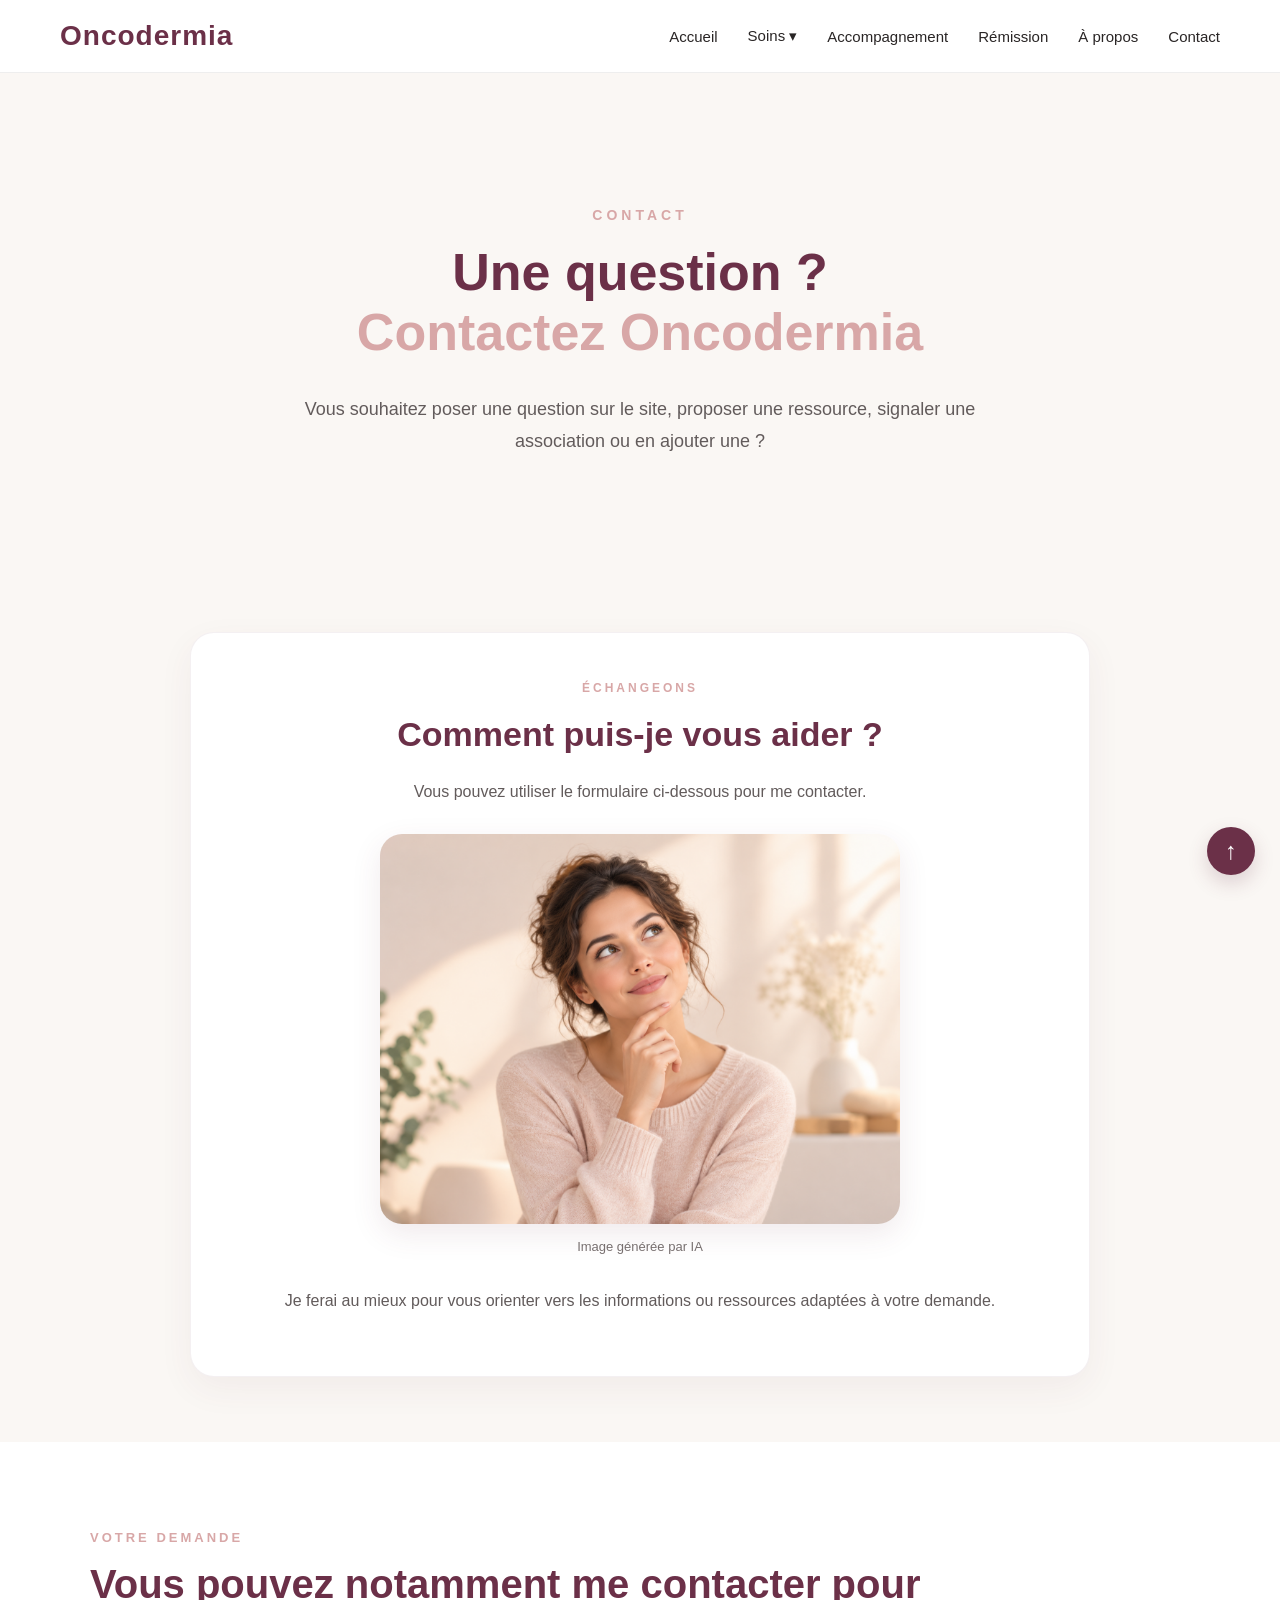
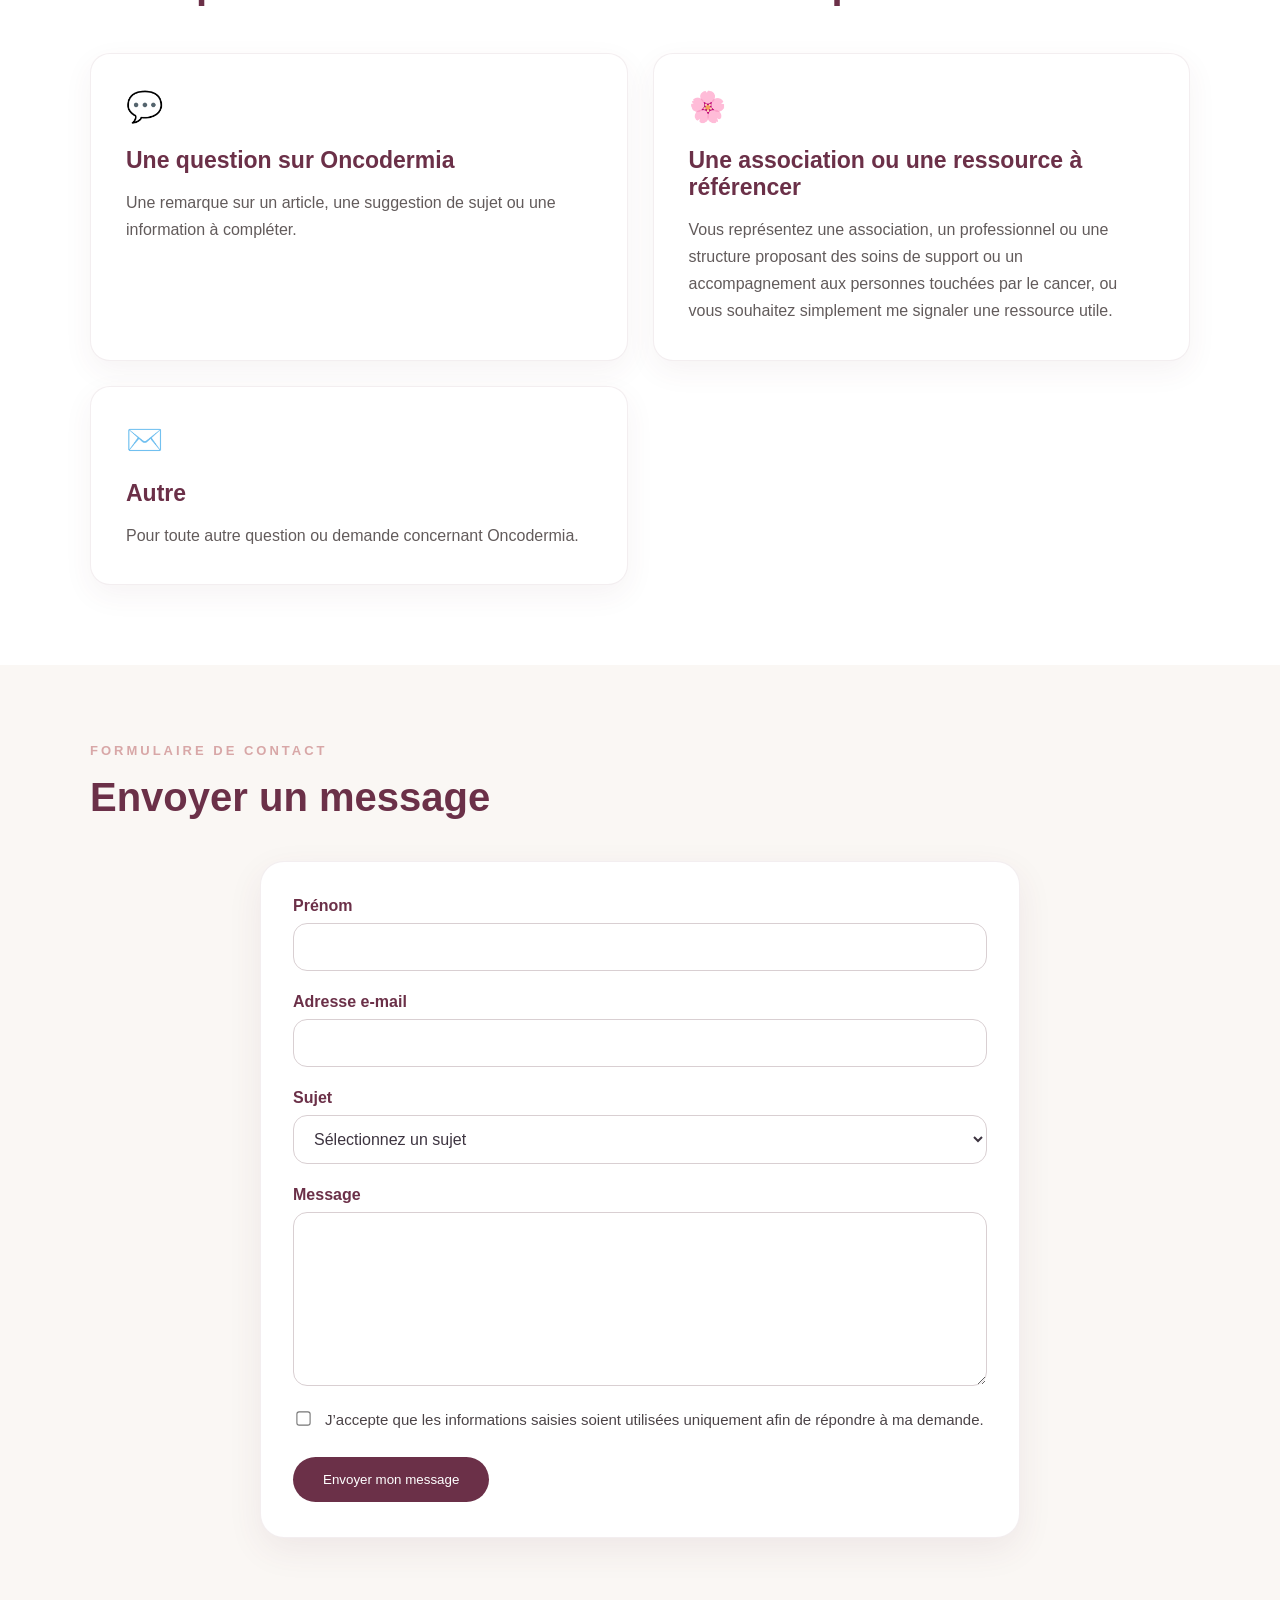
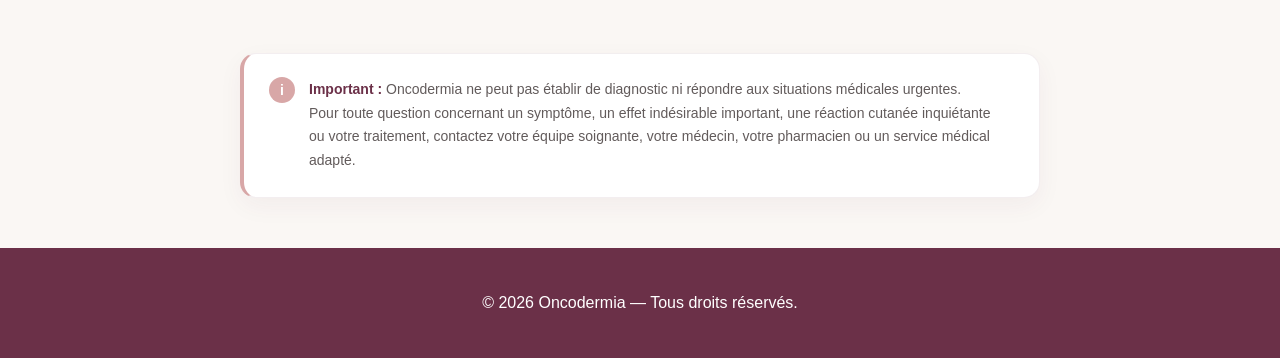
<file: contact.html>
<!DOCTYPE html>
<html lang="fr">

<head>
    <meta charset="UTF-8">
    <meta name="viewport" content="width=device-width, initial-scale=1.0">

    <title>Contact | Oncodermia</title>

    <link rel="stylesheet" href="style.css">
</head>

<body>

    <!-- =========================
         EN-TÊTE
    ========================== -->

    <header>

        <div class="logo">
            <a href="index.html">
                Oncodermia
            </a>
        </div>

        <button
            class="menu-mobile"
            id="menu-mobile"
            aria-label="Ouvrir le menu"
            aria-expanded="false"
            aria-controls="navigation-principale"
        >
            <span></span>
            <span></span>
            <span></span>
        </button>

        <nav id="navigation-principale">

            <a href="index.html">
                Accueil
            </a>

            <div class="menu-deroulant">

                <a href="index.html#soins">
                    Soins ▾
                </a>

                <div class="sous-menu">

                    <a href="visage.html">
                        Visage
                    </a>

                    <a href="corps.html">
                        Corps
                    </a>

                    <a href="cuir-chevelu.html">
                        Cuir chevelu
                    </a>

                </div>

            </div>

            <a href="accompagnement.html">
                Accompagnement
            </a>

            <a href="remission.html">
                Rémission
            </a>

            <a href="a-propos.html">
                À propos
            </a>

            <a href="contact.html">
                Contact
            </a>

        </nav>

    </header>


    <main>

        <!-- =========================
             HERO
        ========================== -->

        <section class="page-hero">

            <div class="page-hero-contenu">

                <p class="hero-sur-titre">
                    CONTACT
                </p>

                <h1>
                    Une question ?
                    <span>Contactez Oncodermia</span>
                </h1>

                <p>
                    Vous souhaitez poser une question sur le site,
                    proposer une ressource, signaler une association
                    ou en ajouter une ?
                </p>

            </div>

        </section>


        <!-- =========================
             INTRODUCTION
        ========================== -->
<section class="accompagnement-intro">

    <div class="contenu-etroit">

        <p class="petit-titre">
            ÉCHANGEONS
        </p>

        <h2>
            Comment puis-je vous aider ?
        </h2>

        <p>
            Vous pouvez utiliser le formulaire ci-dessous pour me contacter.
        </p>

        <div class="image-contact-intro">

            <img
                src="images/contact-oncodermia.png"
                alt="Illustration douce pour contacter Oncodermia"
            >

            <p class="legende-image">
                Image générée par IA
            </p>

        </div>

        <p>
            Je ferai au mieux pour vous orienter vers les informations
            ou ressources adaptées à votre demande.
        </p>

    </div>

</section>




        <!-- =========================
             TYPES DE DEMANDES
        ========================== -->

        <section class="section-associations">

            <div class="contenu-accompagnement">

                <p class="petit-titre">
                    VOTRE DEMANDE
                </p>

                <h2>
                    Vous pouvez notamment me contacter pour
                </h2>

                <div class="grille-aides">

                    <!-- QUESTION -->

                    <article class="carte-aide">

                        <span class="icone-aide">
                            💬
                        </span>

                        <h3>
                            Une question sur Oncodermia
                        </h3>

                        <p>
                            Une remarque sur un article, une suggestion de sujet
                            ou une information à compléter.
                        </p>

                    </article>


                    <!-- ASSOCIATION -->

                    <article class="carte-aide">

                        <span class="icone-aide">
                            🌸
                        </span>

                        <h3>
                            Une association ou une ressource à référencer
                        </h3>

                        <p>
                            Vous représentez une association, un professionnel
                            ou une structure proposant des soins de support
                            ou un accompagnement aux personnes touchées par le cancer,
                            ou vous souhaitez simplement me signaler une ressource utile.
                        </p>

                    </article>


                    <!-- AUTRE -->

                    <article class="carte-aide">

                        <span class="icone-aide">
                            ✉️
                        </span>

                        <h3>
                            Autre
                        </h3>

                        <p>
                            Pour toute autre question ou demande concernant Oncodermia.
                        </p>

                    </article>

                </div>

            </div>

        </section>


        <!-- =========================
             FORMULAIRE
        ========================== -->

        <section class="section-ligue">

            <div class="contenu-accompagnement">

                <p class="petit-titre">
                    FORMULAIRE DE CONTACT
                </p>

                <h2>
                    Envoyer un message
                </h2>

                <form
    class="formulaire-contact"
    action="https://formspree.io/f/xaeeyzye"
    method="POST"
>

                    <div class="champ-formulaire">

                        <label for="prenom">
                            Prénom
                        </label>

                        <input
                            type="text"
                            id="prenom"
                            name="prenom"
                            required
                        >

                    </div>


                    <div class="champ-formulaire">

                        <label for="email">
                            Adresse e-mail
                        </label>

                        <input
                            type="email"
                            id="email"
                            name="email"
                            required
                        >

                    </div>


                    <div class="champ-formulaire">

                        <label for="sujet">
                            Sujet
                        </label>

                        <select
                            id="sujet"
                            name="sujet"
                            required
                        >

                            <option value="">
                                Sélectionnez un sujet
                            </option>

                           <option value="Question sur Oncodermia">
    Question sur Oncodermia
</option>

<option value="Association ou ressource">
    Association ou ressource
</option>

<option value="Autre">
    Autre
</option>

                        </select>

                    </div>


                    <div class="champ-formulaire">

                        <label for="message">
                            Message
                        </label>

                        <textarea
                            id="message"
                            name="message"
                            rows="8"
                            required
                        ></textarea>

                    </div>
<input
    type="hidden"
    name="_subject"
    value="Nouveau message depuis Oncodermia"
>

                    <div class="consentement-contact">

                        <input
                            type="checkbox"
                            id="consentement"
                            name="consentement"
                            value="oui"
                            required
                        >

                        <label for="consentement">
                            J’accepte que les informations saisies soient utilisées
                            uniquement afin de répondre à ma demande.
                        </label>

                    </div>


                    <button
                        type="submit"
                        class="bouton"
                    >
                        Envoyer mon message
                    </button>

                </form>

            </div>

        </section>


        <!-- =========================
             IMPORTANT
        ========================== -->

        <section class="rappel-accompagnement">

            <div class="contenu-etroit">

                <p>
                    <strong>Important :</strong>
                    Oncodermia ne peut pas établir de diagnostic
                    ni répondre aux situations médicales urgentes.
                </p>

                <p>
                    Pour toute question concernant un symptôme,
                    un effet indésirable important, une réaction cutanée inquiétante
                    ou votre traitement, contactez votre équipe soignante,
                    votre médecin, votre pharmacien ou un service médical adapté.
                </p>

            </div>

        </section>

    </main>


    <!-- =========================
         PIED DE PAGE
    ========================== -->

    <footer>

        <p>
            © 2026 Oncodermia — Tous droits réservés.
        </p>

    </footer>


    <script src="script.js"></script>

    <a
        href="#"
        class="bouton-haut"
        aria-label="Revenir en haut"
    >
        ↑
    </a>

</body>

</html>
</file>
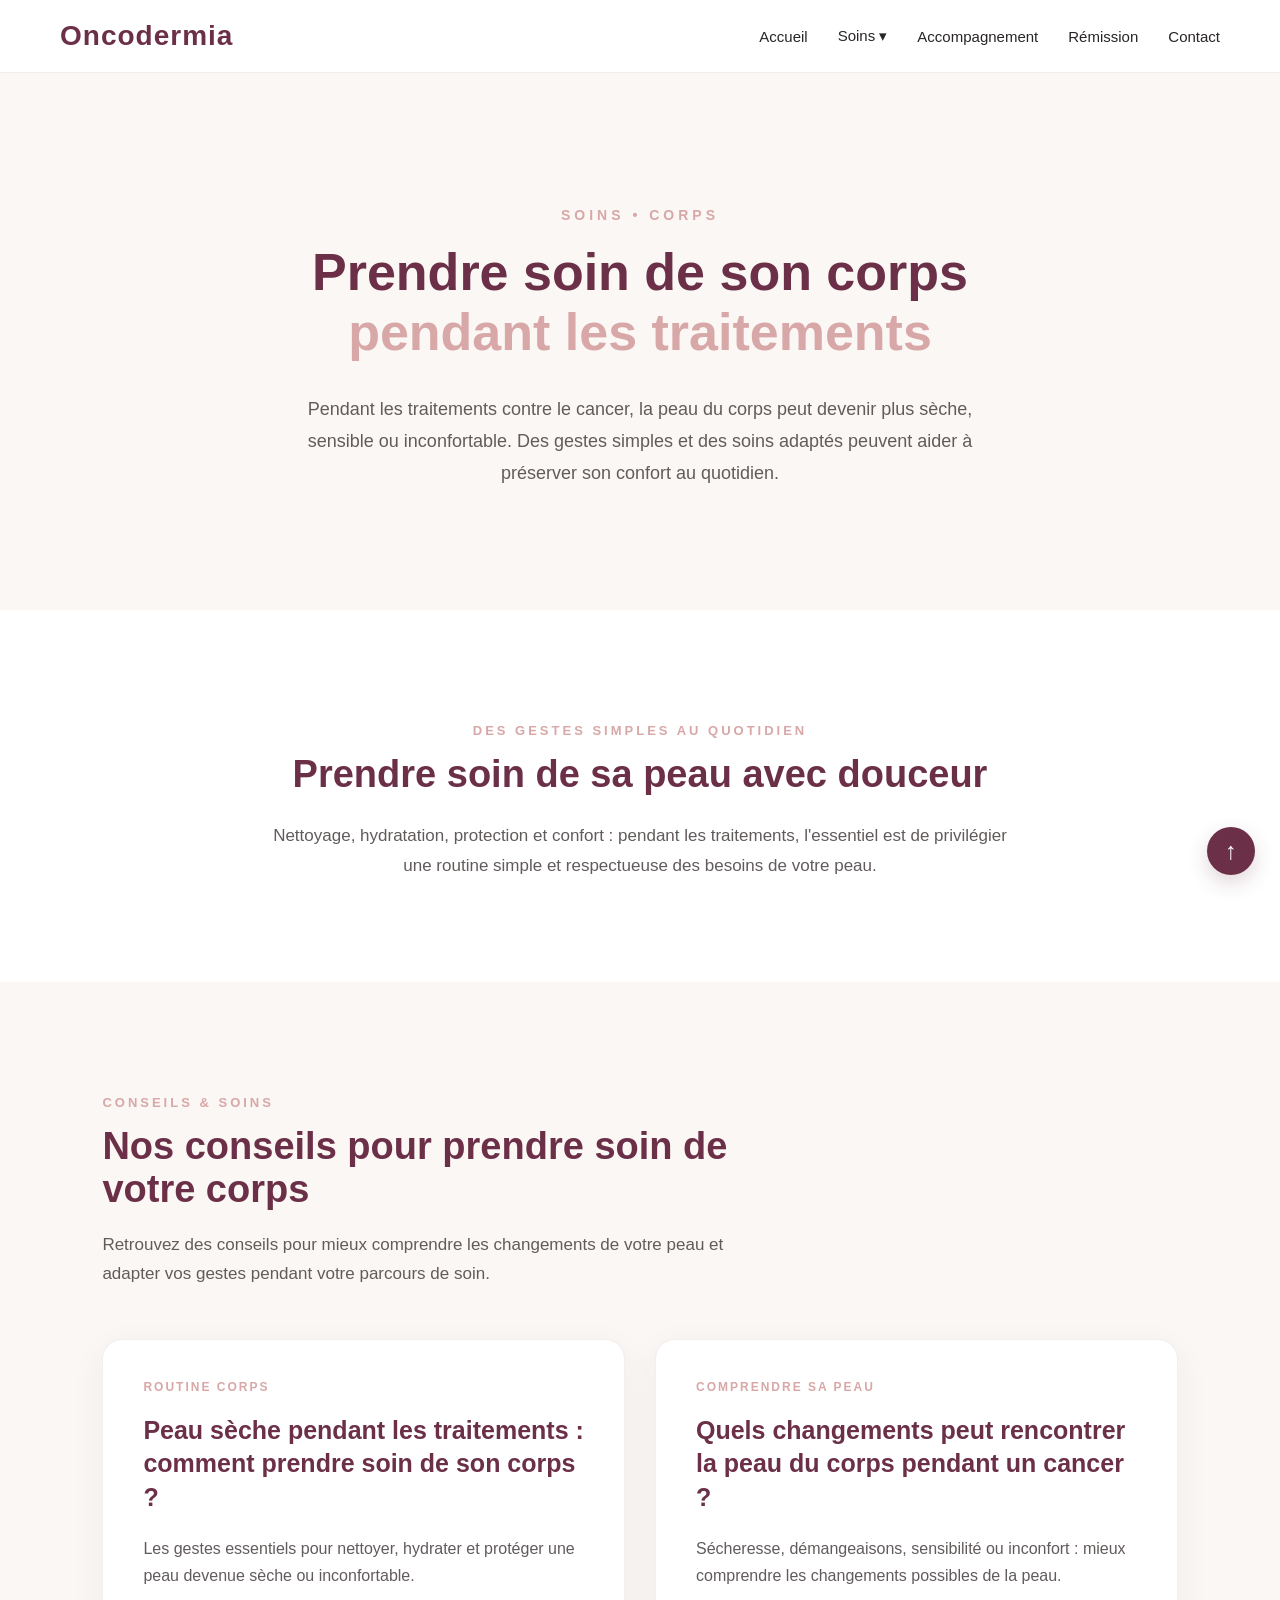
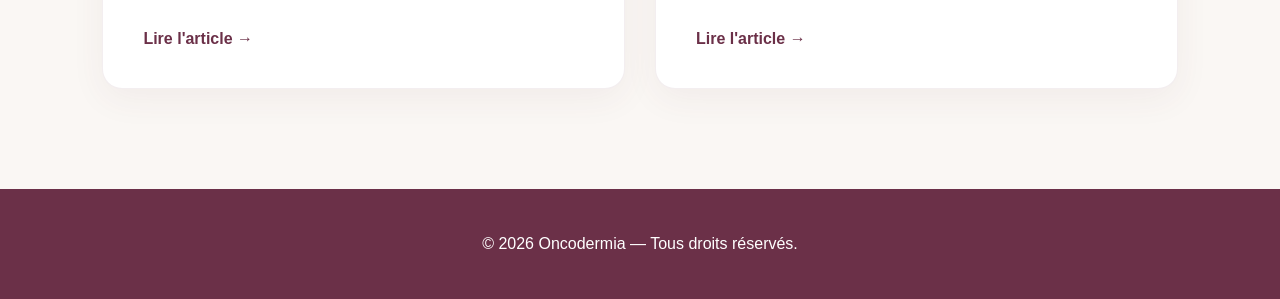
<file: corps.html>
<!DOCTYPE html>
<html lang="fr">

<head>
    <meta charset="UTF-8">
    <meta name="viewport" content="width=device-width, initial-scale=1.0">

    <title>Soins du corps | Oncodermia</title>

    <link rel="stylesheet" href="style.css">
</head>

<body>

    <!-- ==================== EN-TÊTE ==================== -->

    <header>

        <div class="logo">
            <a href="index.html">
                Oncodermia
            </a>
        </div>

        <!-- BOUTON MENU MOBILE -->
        <button
            class="menu-mobile"
            id="menu-mobile"
            aria-label="Ouvrir le menu"
            aria-expanded="false"
            aria-controls="navigation-principale"
        >
            <span></span>
            <span></span>
            <span></span>
        </button>

        <nav id="navigation-principale">

            <a href="index.html">
                Accueil
            </a>

            <div class="menu-deroulant">

                <a href="index.html#soins">
                    Soins ▾
                </a>

                <div class="sous-menu">

                    <a href="visage.html">
                        Visage
                    </a>

                    <a href="corps.html">
                        Corps
                    </a>

                    <a href="cuir-chevelu.html">
                        Cuir chevelu
                    </a>

                </div>

            </div>

            <a href="index.html#accompagnement">
                Accompagnement
            </a>

            <a href="index.html#remission">
                Rémission
            </a>

            <a href="index.html#contact">
                Contact
            </a>

        </nav>

    </header>


    <!-- ==================== PAGE CORPS ==================== -->

    <main>

        <!-- INTRODUCTION -->

        <section class="page-hero">

            <div class="page-hero-contenu">

                <p class="hero-sur-titre">
                    SOINS • CORPS
                </p>

                <h1>
                    Prendre soin de son corps
                    <span>pendant les traitements</span>
                </h1>

                <p>
                    Pendant les traitements contre le cancer, la peau du corps
                    peut devenir plus sèche, sensible ou inconfortable.
                    Des gestes simples et des soins adaptés peuvent aider
                    à préserver son confort au quotidien.
                </p>

            </div>

        </section>


        <!-- INTRODUCTION AUX SOINS -->

        <section class="introduction-visage">

            <div class="contenu-etroit">

                <p class="petit-titre">
                    DES GESTES SIMPLES AU QUOTIDIEN
                </p>

                <h2>
                    Prendre soin de sa peau avec douceur
                </h2>

                <p>
                    Nettoyage, hydratation, protection et confort :
                    pendant les traitements, l'essentiel est de privilégier
                    une routine simple et respectueuse des besoins
                    de votre peau.
                </p>

            </div>

        </section>


        <!-- ARTICLES CORPS -->

        <section class="articles-visage">

            <div class="contenu-articles">

                <p class="petit-titre">
                    CONSEILS & SOINS
                </p>

                <h2>
                    Nos conseils pour prendre soin de votre corps
                </h2>

                <p class="intro-articles">
                    Retrouvez des conseils pour mieux comprendre les
                    changements de votre peau et adapter vos gestes
                    pendant votre parcours de soin.
                </p>


                <div class="grille-articles">

                    <!-- ARTICLE 1 -->

                    <a href="peau-seche-corps-cancer.html" class="carte-article">

                        <div class="contenu-carte-article">

                            <span class="categorie-article">
                                ROUTINE CORPS
                            </span>

                            <h3>
                                Peau sèche pendant les traitements :
                                comment prendre soin de son corps ?
                            </h3>

                            <p>
                                Les gestes essentiels pour nettoyer,
                                hydrater et protéger une peau devenue
                                sèche ou inconfortable.
                            </p>

                            <span class="lire-article">
                                Lire l'article →
                            </span>

                        </div>

                    </a>


                    <!-- ARTICLE 2 -->

                    <a href="problemes-peau-corps-cancer.html" class="carte-article">

                        <div class="contenu-carte-article">

                            <span class="categorie-article">
                                COMPRENDRE SA PEAU
                            </span>

                            <h3>
                                Quels changements peut rencontrer
                                la peau du corps pendant un cancer ?
                            </h3>

                            <p>
                                Sécheresse, démangeaisons, sensibilité
                                ou inconfort : mieux comprendre les
                                changements possibles de la peau.
                            </p>

                            <span class="lire-article">
                                Lire l'article →
                            </span>

                        </div>

                    </a>

                </div>

            </div>

        </section>

    </main>


    <!-- ==================== PIED DE PAGE ==================== -->

    <footer>

        <p>
            © 2026 Oncodermia — Tous droits réservés.
        </p>

    </footer>


    <script src="script.js"></script>

<a href="#" class="bouton-haut" aria-label="Revenir en haut">↑</a>

    
</body>

</html>
</file>
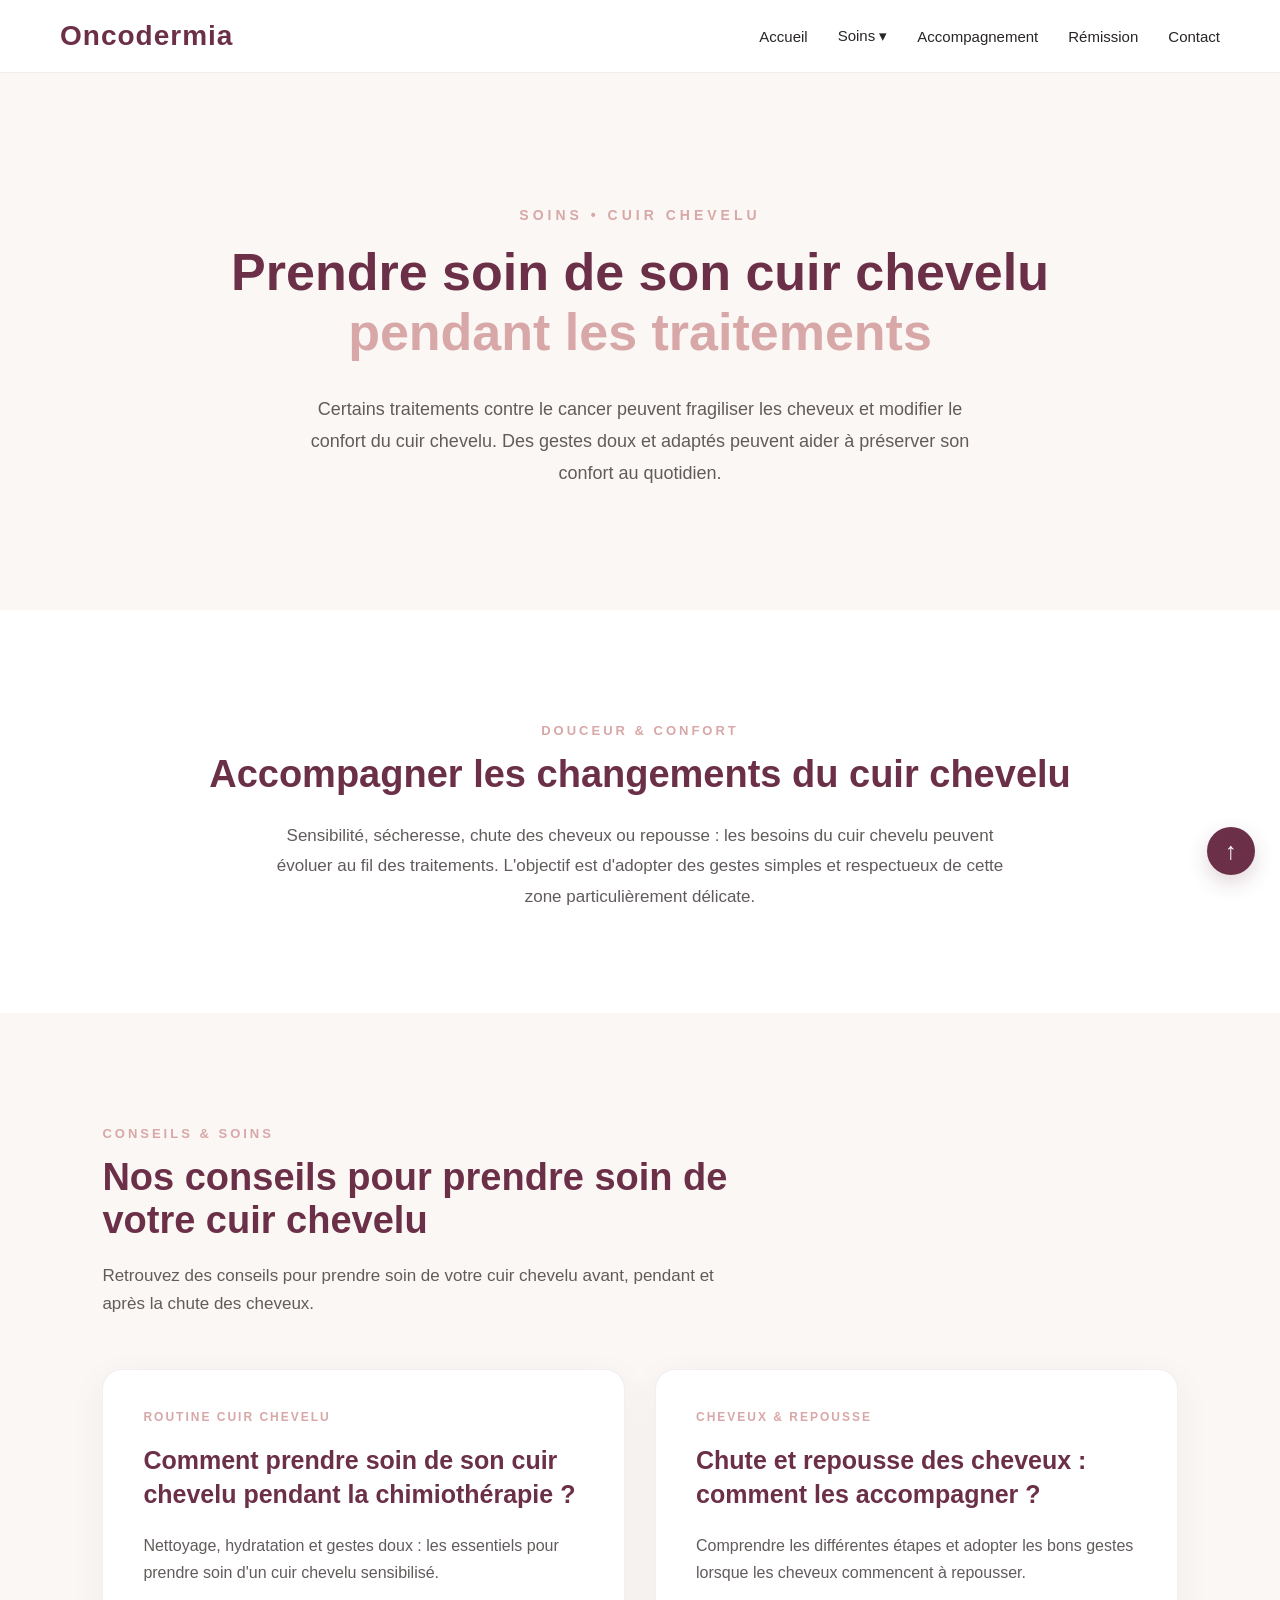
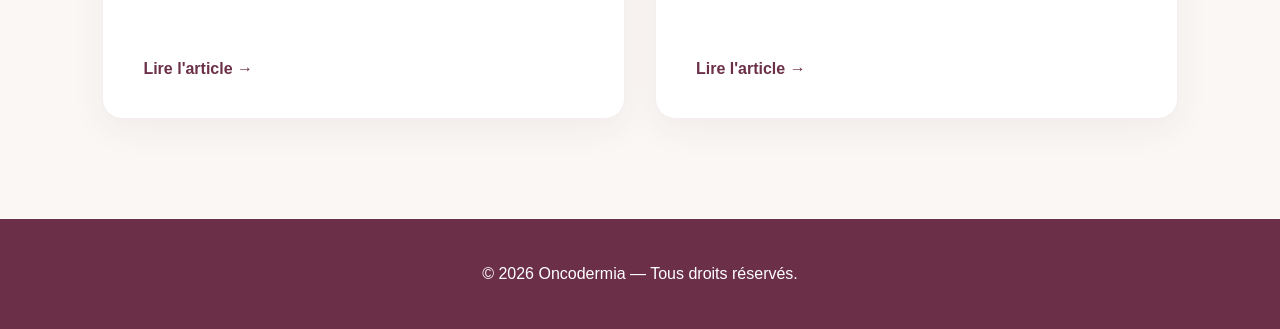
<file: cuir-chevelu.html>
<!DOCTYPE html>
<html lang="fr">

<head>
    <meta charset="UTF-8">
    <meta name="viewport" content="width=device-width, initial-scale=1.0">

    <title>Soins du cuir chevelu | Oncodermia</title>

    <link rel="stylesheet" href="style.css">
</head>

<body>

    <!-- ==================== EN-TÊTE ==================== -->

    <header>

        <div class="logo">
            <a href="index.html">Oncodermia</a>
        </div>

        <button
            class="menu-mobile"
            id="menu-mobile"
            aria-label="Ouvrir le menu"
            aria-expanded="false"
            aria-controls="navigation-principale"
        >
            <span></span>
            <span></span>
            <span></span>
        </button>

        <nav id="navigation-principale">

            <a href="index.html">
                Accueil
            </a>

            <div class="menu-deroulant">

                <a href="index.html#soins">
                    Soins ▾
                </a>

                <div class="sous-menu">

                    <a href="visage.html">
                        Visage
                    </a>

                    <a href="corps.html">
                        Corps
                    </a>

                    <a href="cuir-chevelu.html">
                        Cuir chevelu
                    </a>

                </div>

            </div>

            <a href="index.html#accompagnement">
                Accompagnement
            </a>

            <a href="index.html#remission">
                Rémission
            </a>

            <a href="index.html#contact">
                Contact
            </a>

        </nav>

    </header>


    <!-- ==================== PAGE CUIR CHEVELU ==================== -->

    <main>

        <!-- HERO -->

        <section class="page-hero">

            <div class="page-hero-contenu">

                <p class="hero-sur-titre">
                    SOINS • CUIR CHEVELU
                </p>

                <h1>
                    Prendre soin de son cuir chevelu
                    <span>pendant les traitements</span>
                </h1>

                <p>
                    Certains traitements contre le cancer peuvent fragiliser
                    les cheveux et modifier le confort du cuir chevelu.
                    Des gestes doux et adaptés peuvent aider à préserver
                    son confort au quotidien.
                </p>

            </div>

        </section>


        <!-- INTRODUCTION -->

        <section class="introduction-visage">

            <div class="contenu-etroit">

                <p class="petit-titre">
                    DOUCEUR & CONFORT
                </p>

                <h2>
                    Accompagner les changements du cuir chevelu
                </h2>

                <p>
                    Sensibilité, sécheresse, chute des cheveux ou repousse :
                    les besoins du cuir chevelu peuvent évoluer au fil
                    des traitements. L'objectif est d'adopter des gestes
                    simples et respectueux de cette zone particulièrement
                    délicate.
                </p>

            </div>

        </section>


        <!-- ARTICLES -->

        <section class="articles-visage">

            <div class="contenu-articles">

                <p class="petit-titre">
                    CONSEILS & SOINS
                </p>

                <h2>
                    Nos conseils pour prendre soin de votre cuir chevelu
                </h2>

                <p class="intro-articles">
                    Retrouvez des conseils pour prendre soin de votre
                    cuir chevelu avant, pendant et après la chute des cheveux.
                </p>


                <div class="grille-articles">

                    <!-- ARTICLE 1 -->

                    <a href="cuir-chevelu-chimio.html" class="carte-article">

                        <div class="contenu-carte-article">

                            <span class="categorie-article">
                                ROUTINE CUIR CHEVELU
                            </span>

                            <h3>
                                Comment prendre soin de son cuir chevelu
                                pendant la chimiothérapie ?
                            </h3>

                            <p>
                                Nettoyage, hydratation et gestes doux :
                                les essentiels pour prendre soin d'un
                                cuir chevelu sensibilisé.
                            </p>

                            <span class="lire-article">
                                Lire l'article →
                            </span>

                        </div>

                    </a>


                    <!-- ARTICLE 2 -->

                    <a href="chute-repousse-cheveux-cancer.html" class="carte-article">

                        <div class="contenu-carte-article">

                            <span class="categorie-article">
                                CHEVEUX & REPOUSSE
                            </span>

                            <h3>
                                Chute et repousse des cheveux :
                                comment les accompagner ?
                            </h3>

                            <p>
                                Comprendre les différentes étapes et
                                adopter les bons gestes lorsque les
                                cheveux commencent à repousser.
                            </p>

                            <span class="lire-article">
                                Lire l'article →
                            </span>

                        </div>

                    </a>

                </div>

            </div>

        </section>

    </main>


    <!-- ==================== PIED DE PAGE ==================== -->

    <footer>

        <p>
            © 2026 Oncodermia — Tous droits réservés.
        </p>

    </footer>


    <script src="script.js"></script>

<a href="#" class="bouton-haut" aria-label="Revenir en haut">↑</a>


</body>

</html>
</file>
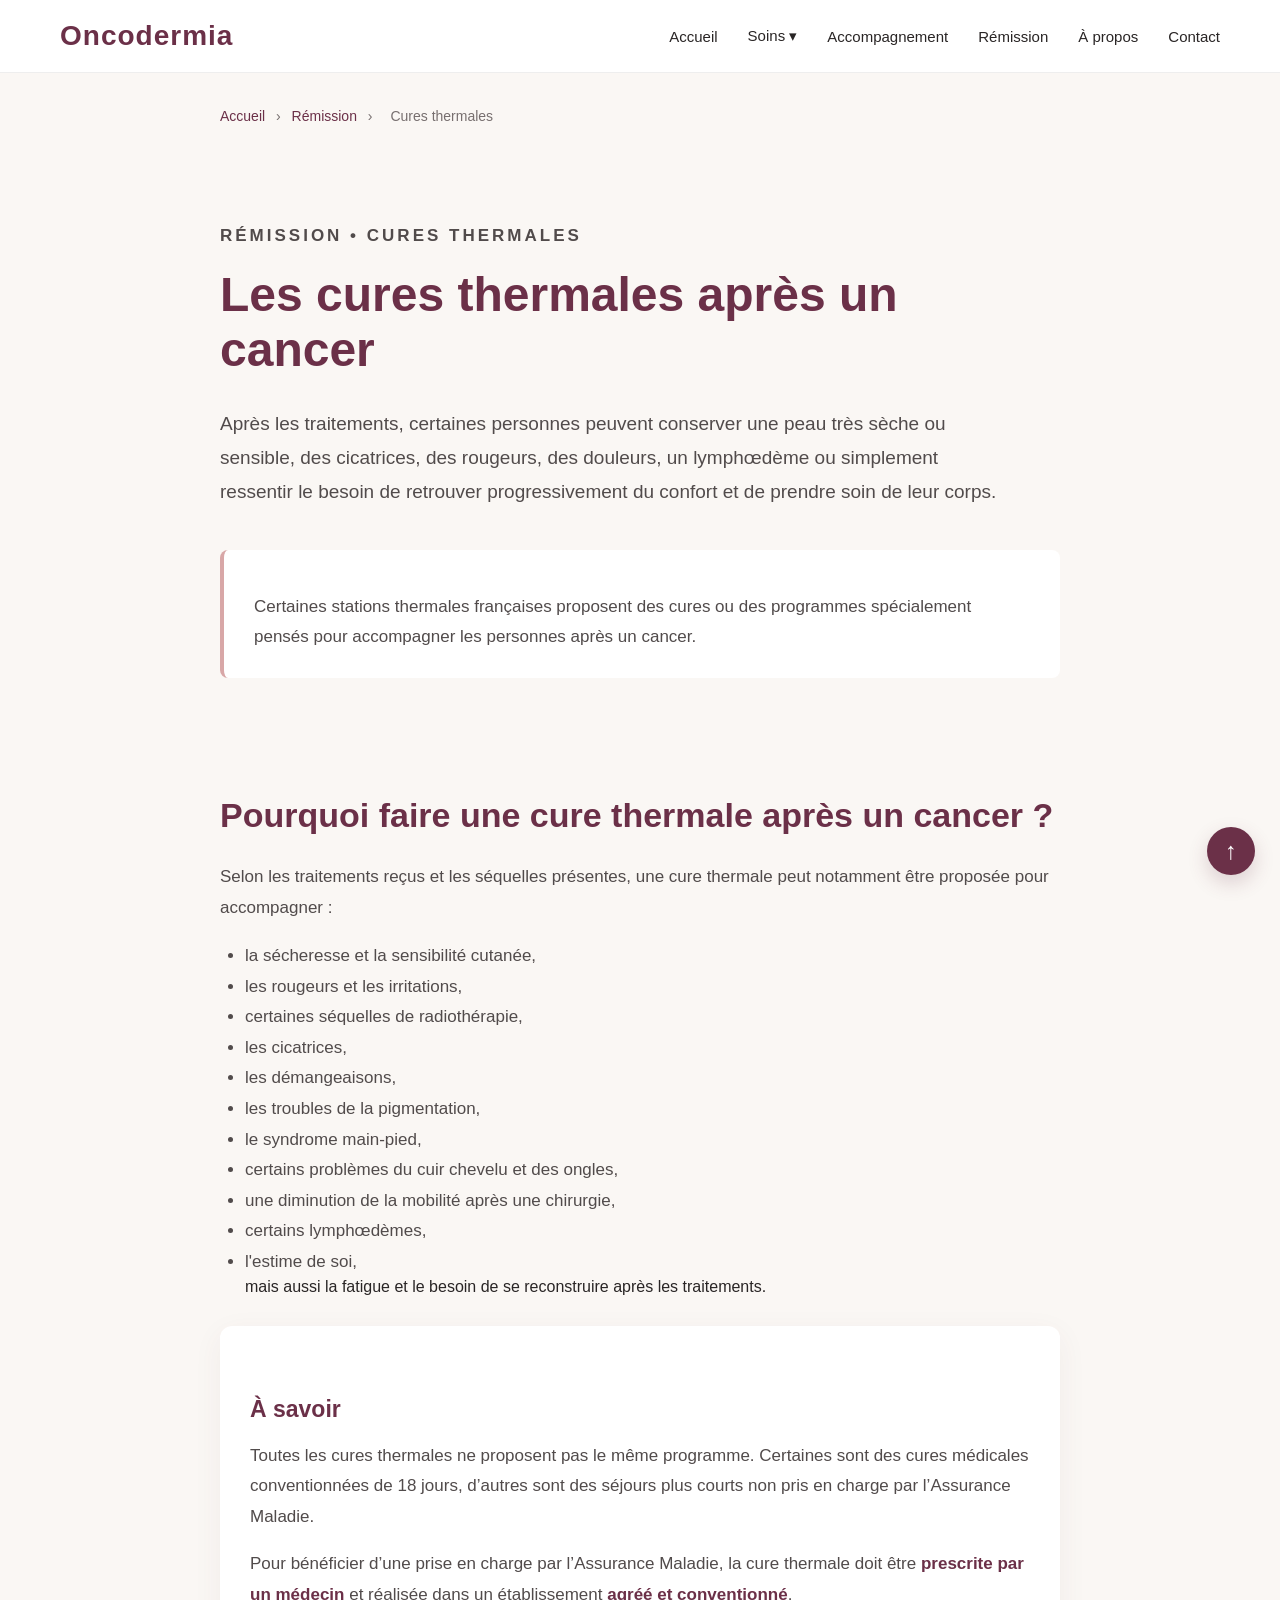
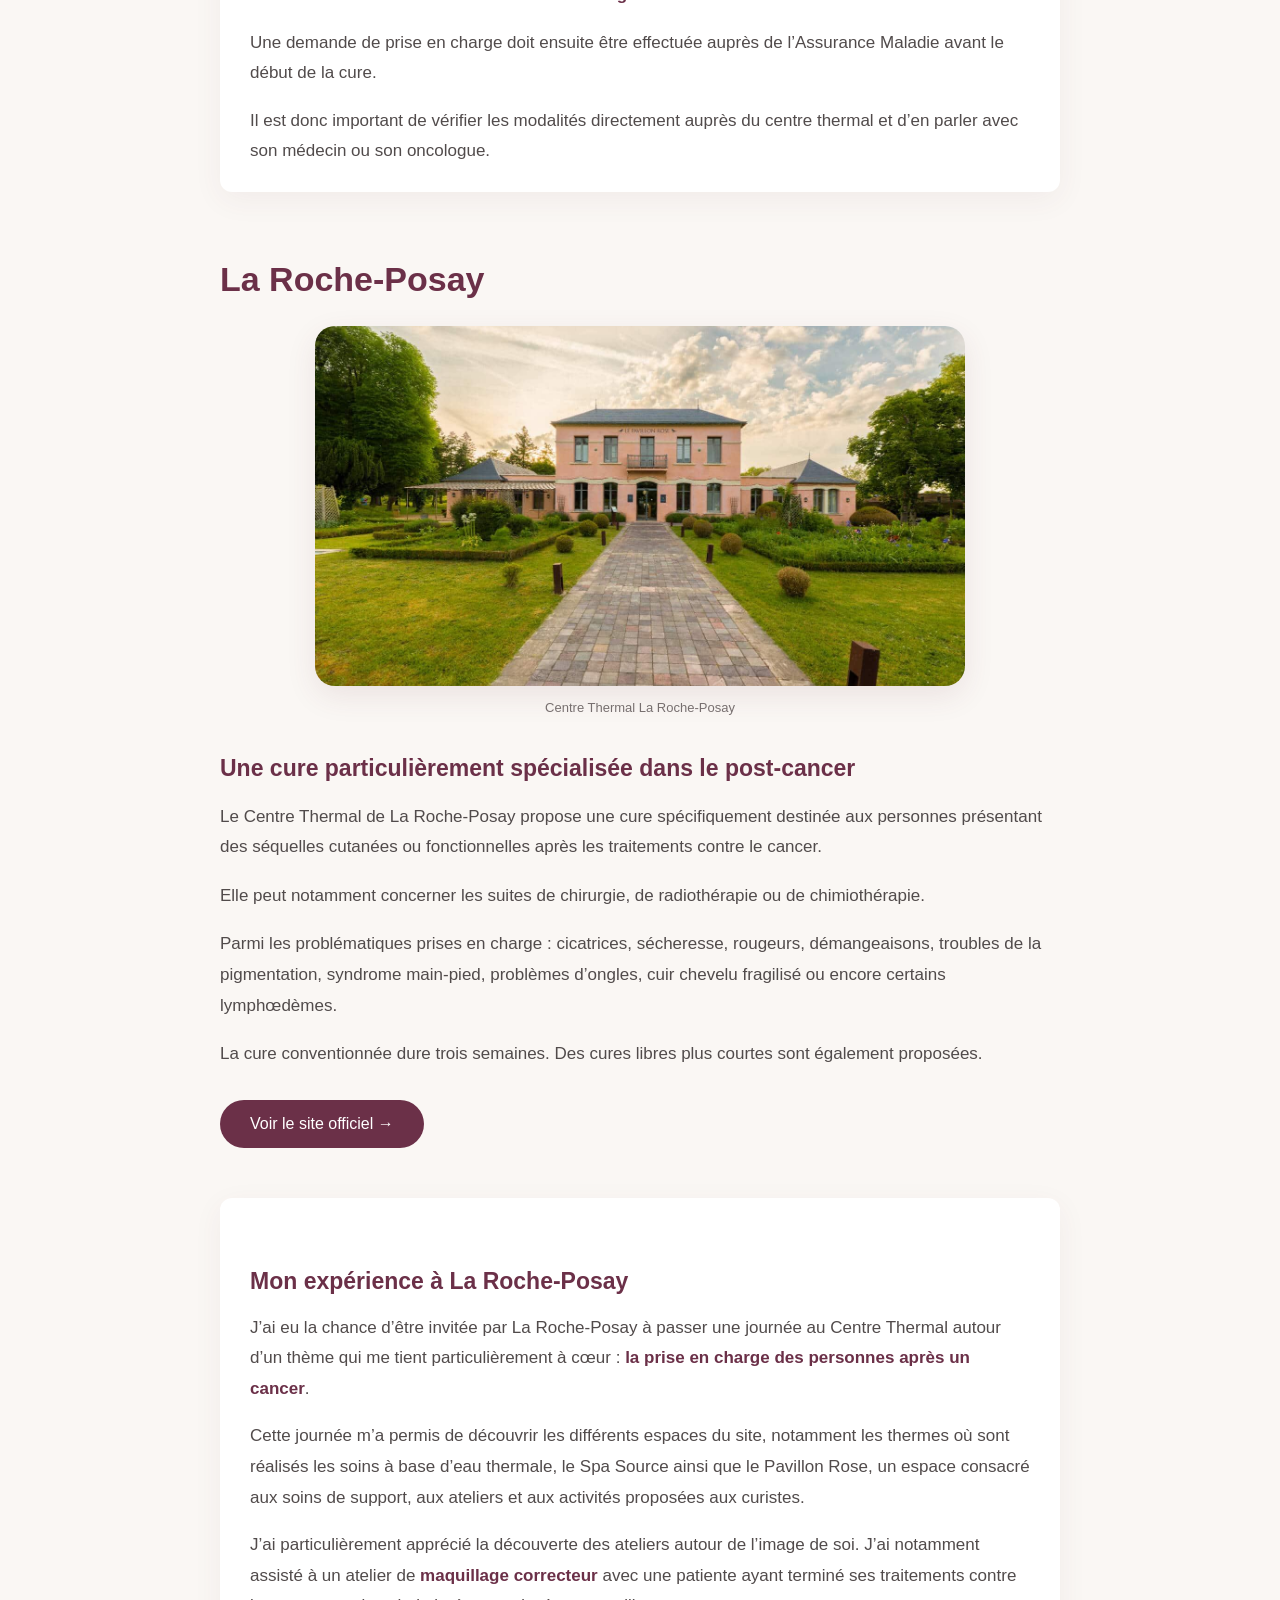
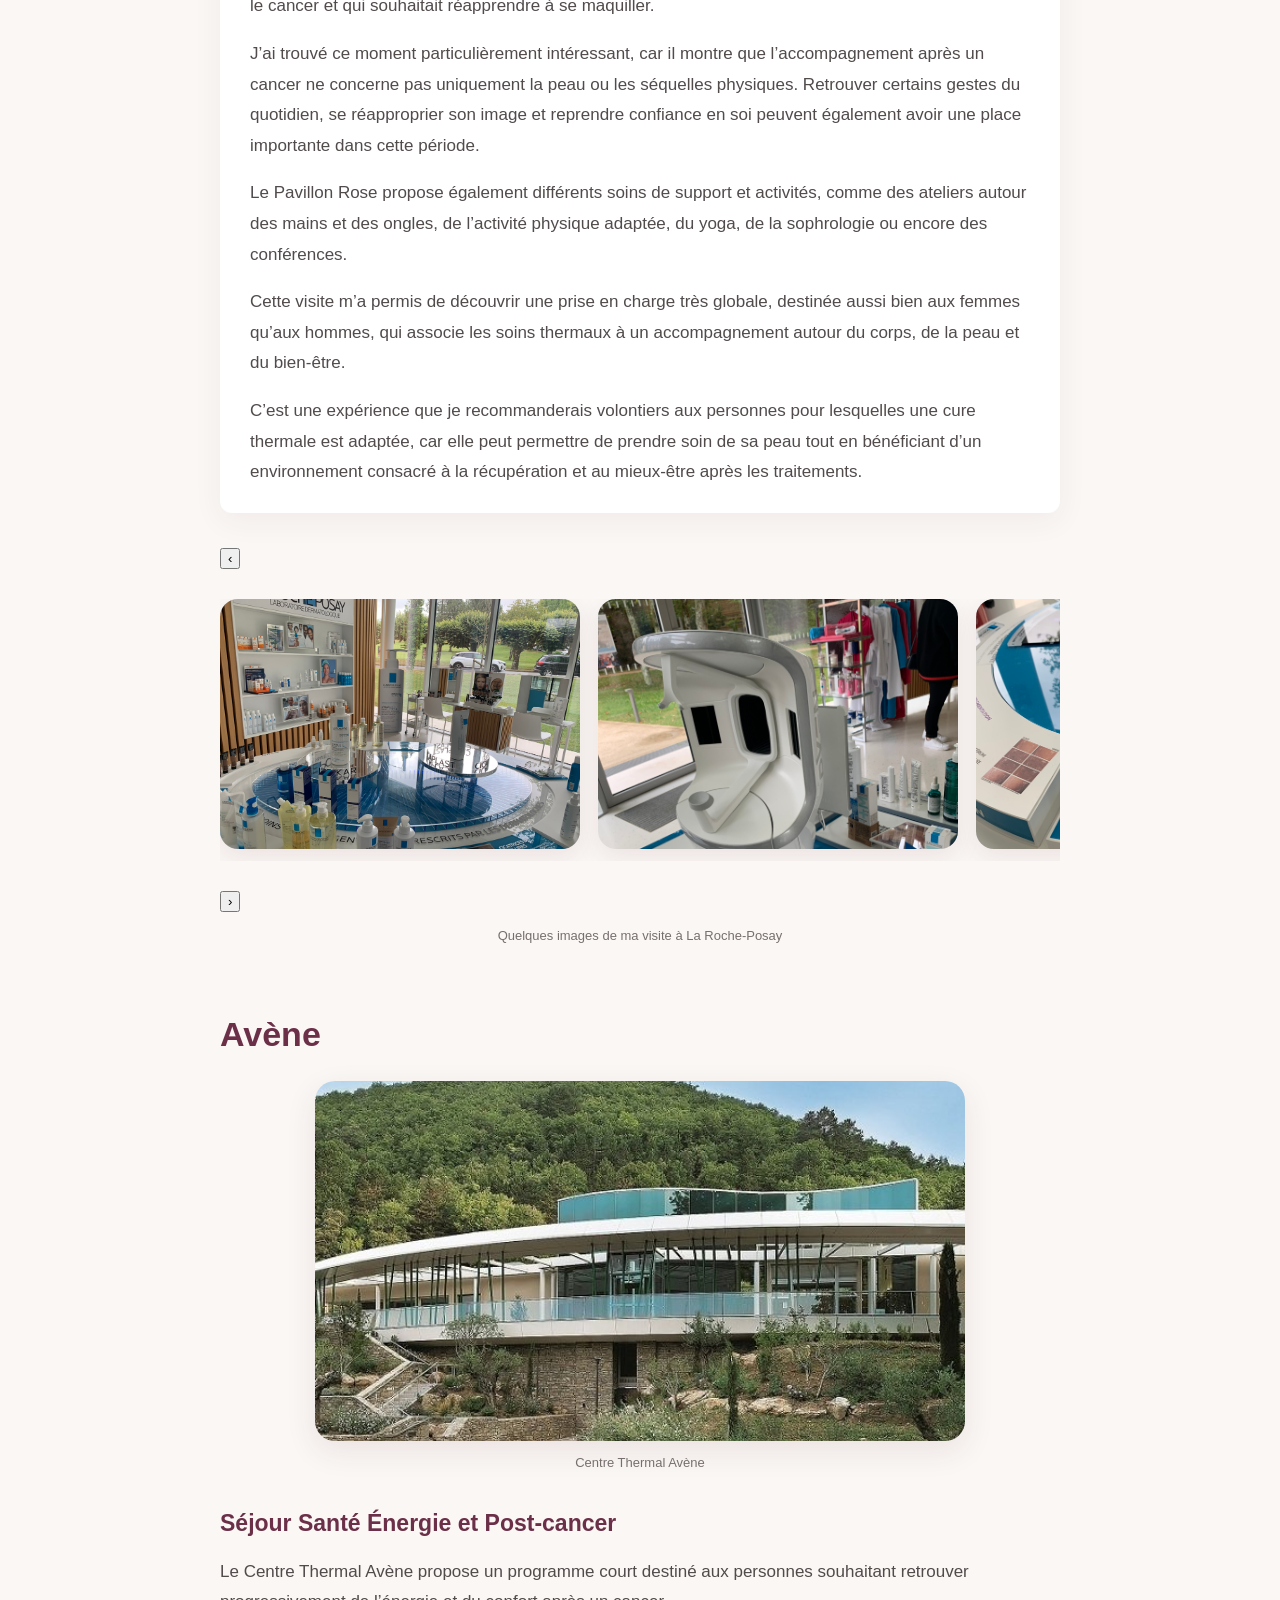
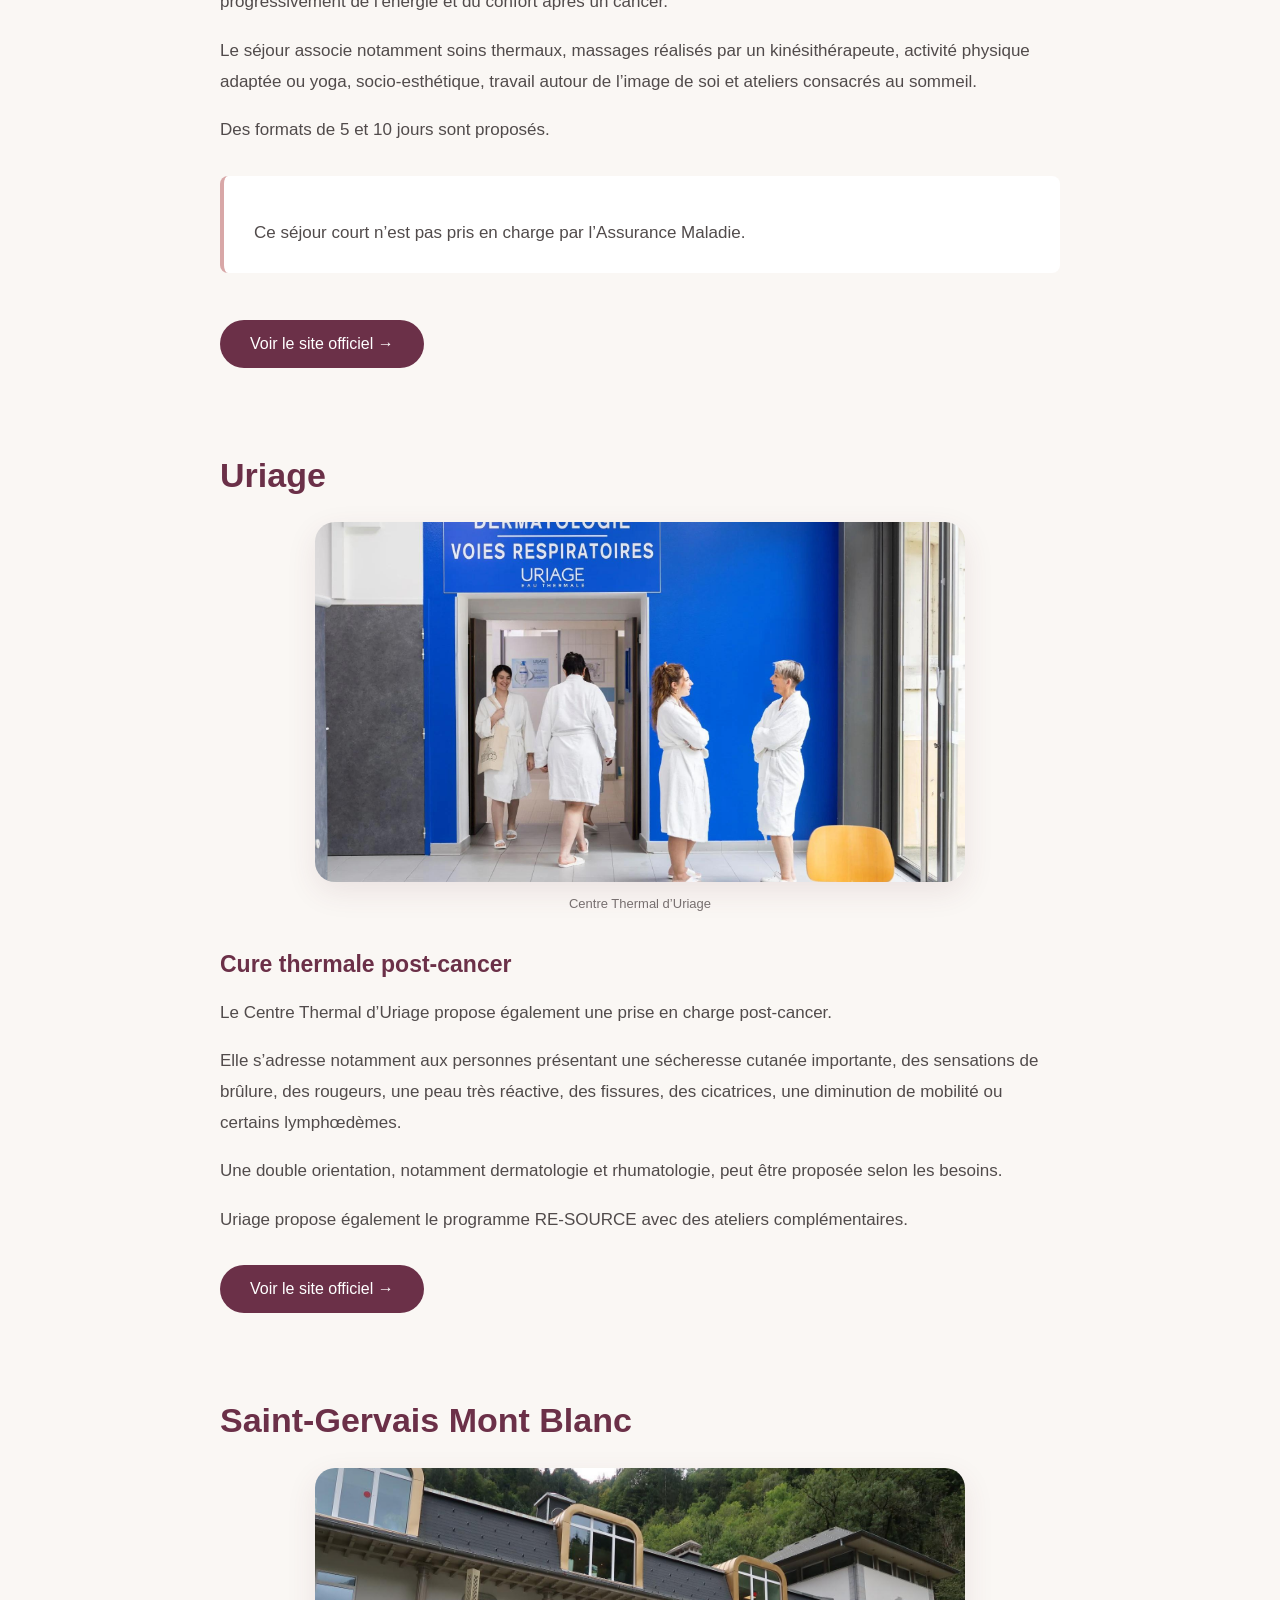
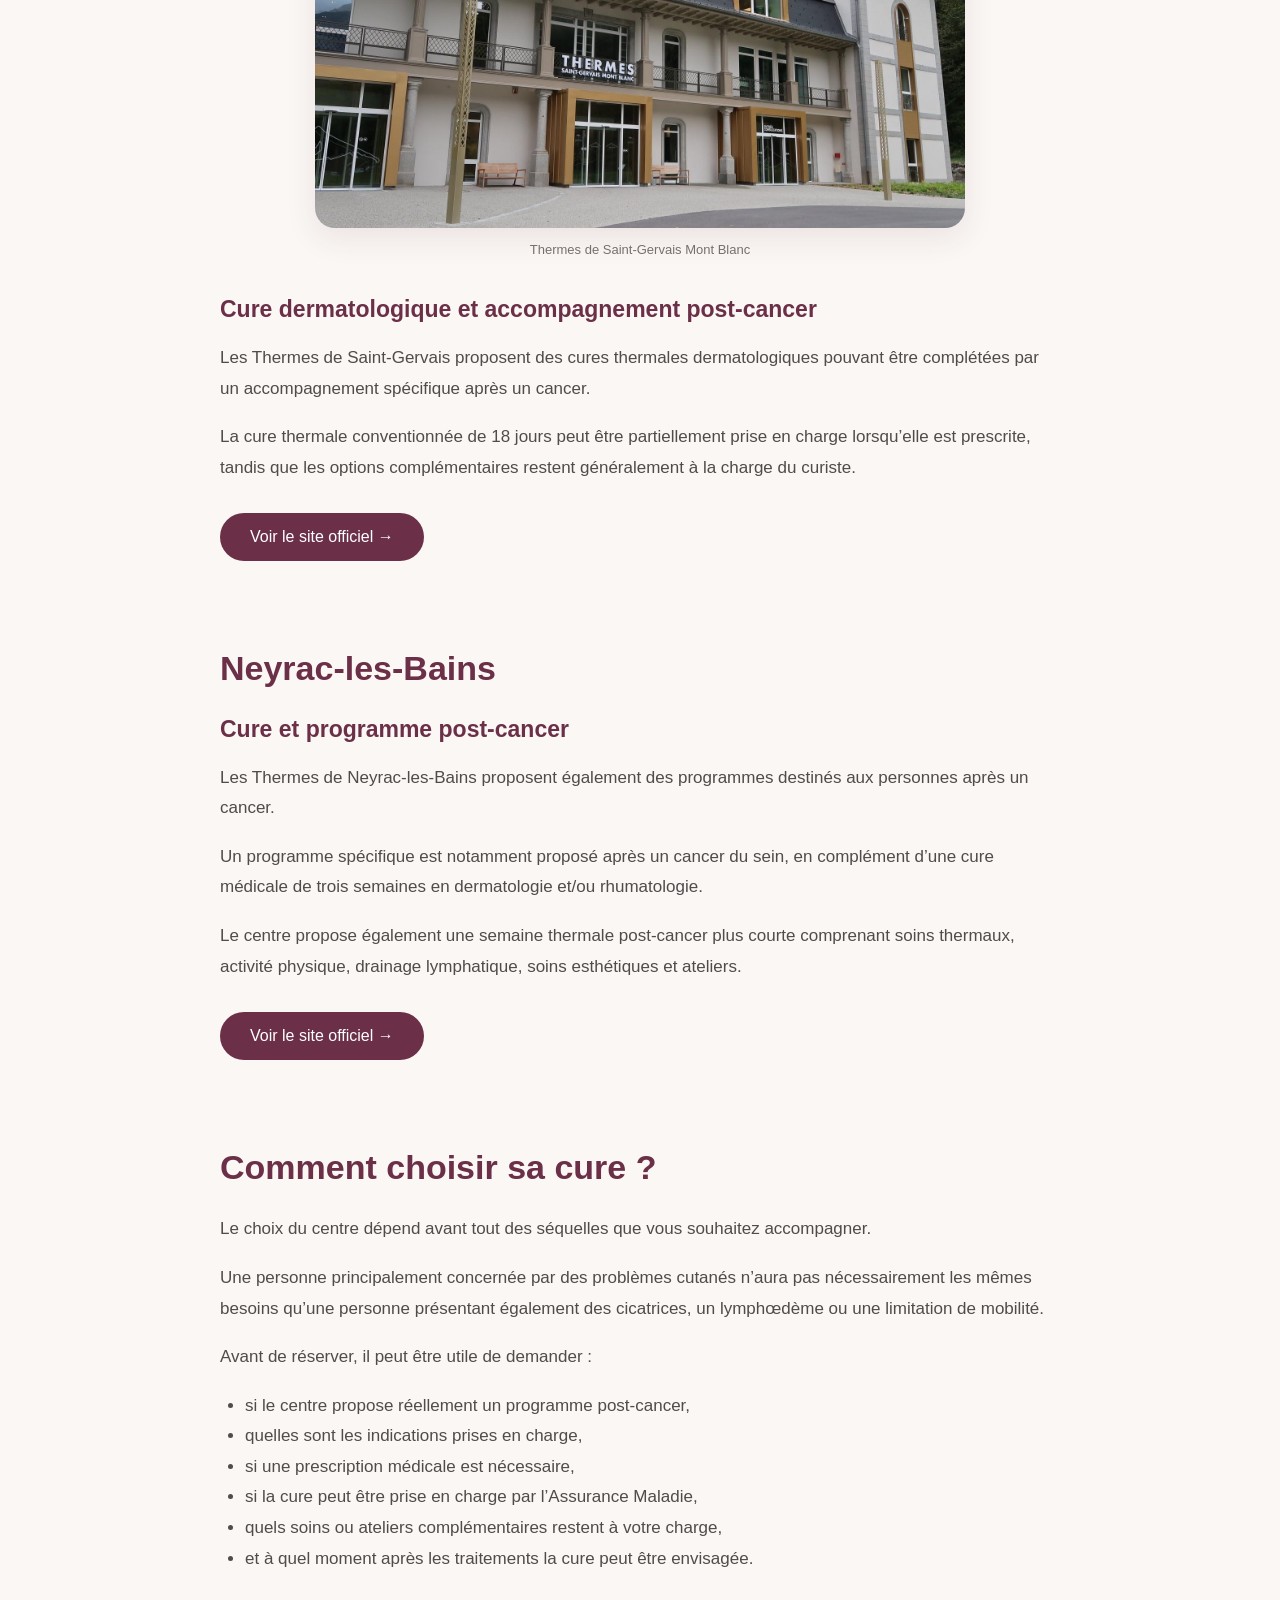
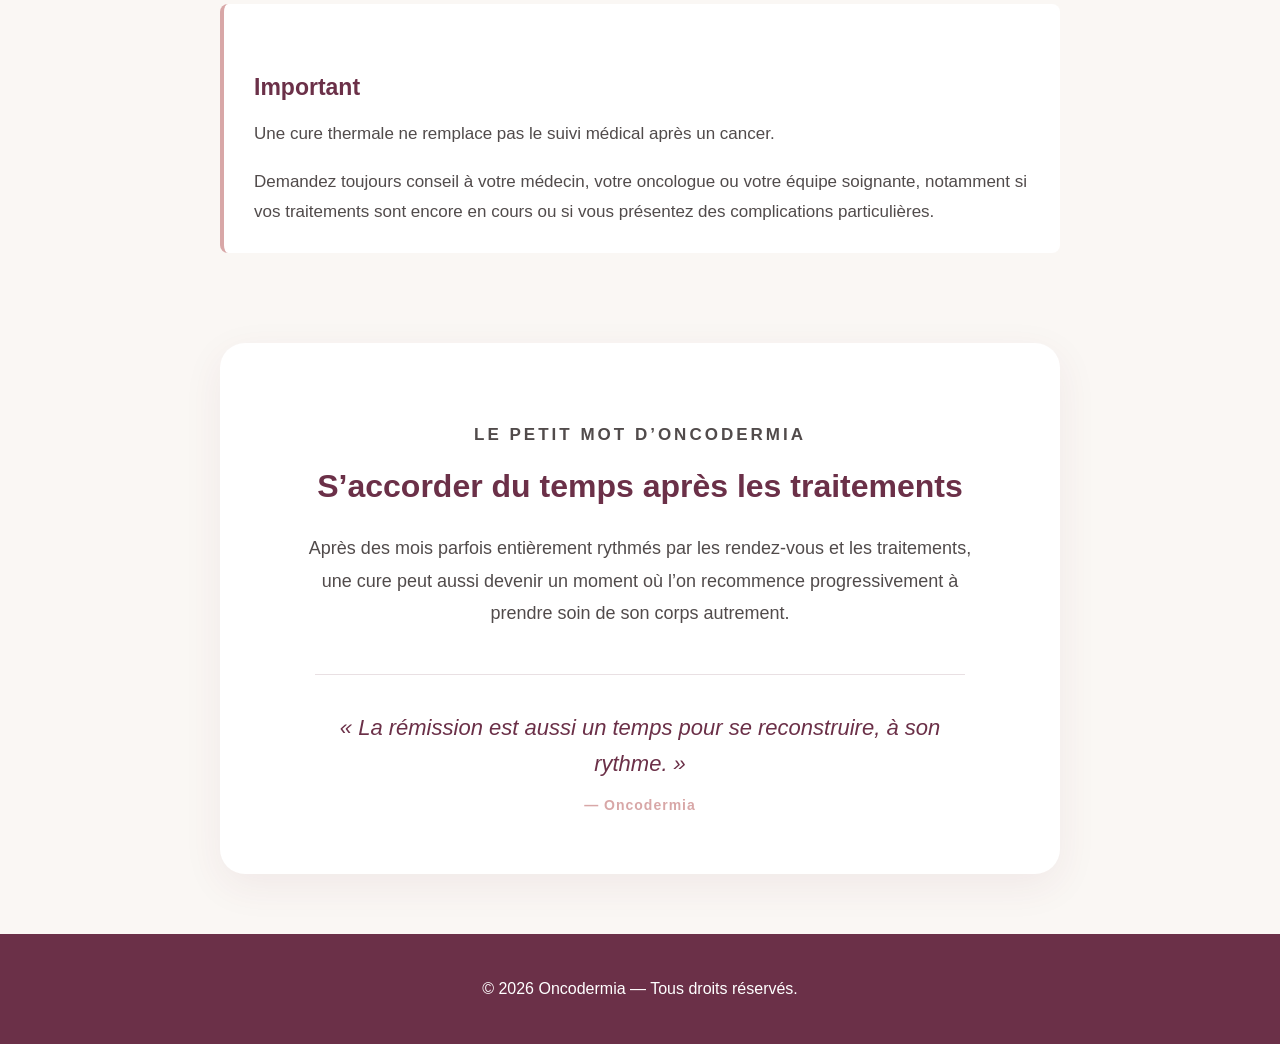
<file: cures-thermales-apres-cancer.html>
<!DOCTYPE html>
<html lang="fr">

<head>

    <meta charset="UTF-8">

    <meta
        name="viewport"
        content="width=device-width, initial-scale=1.0"
    >

    <title>
        Les cures thermales après un cancer | Oncodermia
    </title>

    <link rel="stylesheet" href="style.css">

</head>


<body>


<header>

    <div class="logo">

        <a href="index.html">
            Oncodermia
        </a>

    </div>


    <button
        class="menu-mobile"
        id="menu-mobile"
        aria-label="Ouvrir le menu"
        aria-expanded="false"
        aria-controls="navigation-principale"
    >

        <span></span>
        <span></span>
        <span></span>

    </button>


    <nav id="navigation-principale">

        <a href="index.html">
            Accueil
        </a>


        <div class="menu-deroulant">

            <a href="index.html#soins">
                Soins ▾
            </a>

            <div class="sous-menu">

                <a href="visage.html">
                    Visage
                </a>

                <a href="corps.html">
                    Corps
                </a>

                <a href="cuir-chevelu.html">
                    Cuir chevelu
                </a>

            </div>

        </div>


        <a href="accompagnement.html">
            Accompagnement
        </a>

        <a href="remission.html">
            Rémission
        </a>

        <a href="a-propos.html">
            À propos
        </a>

        <a href="contact.html">
            Contact
        </a>

    </nav>

</header>



<main>


<article class="article">


    <!-- FIL D'ARIANE -->

    <div class="fil-ariane">

        <a href="index.html">
            Accueil
        </a>

        <span>›</span>

        <a href="remission.html">
            Rémission
        </a>

        <span>›</span>

        <span>
            Cures thermales
        </span>

    </div>



    <!-- INTRODUCTION -->

    <section class="article-intro">

        <p class="petit-titre">
            RÉMISSION • CURES THERMALES
        </p>

        <h1>
            Les cures thermales après un cancer
        </h1>

        <p class="article-chapeau">
            Après les traitements, certaines personnes peuvent conserver
            une peau très sèche ou sensible, des cicatrices, des rougeurs,
            des douleurs, un lymphœdème ou simplement ressentir le besoin
            de retrouver progressivement du confort et de prendre soin
            de leur corps.
        </p>


        <div class="encadre-information">

            <p>
                Certaines stations thermales françaises proposent
                des cures ou des programmes spécialement pensés
                pour accompagner les personnes après un cancer.
            </p>

        </div>

    </section>



    <section class="article-contenu article-cures">


        <!-- POURQUOI -->

        <h2>
            Pourquoi faire une cure thermale après un cancer ?
        </h2>

        <p>
            Selon les traitements reçus et les séquelles présentes,
            une cure thermale peut notamment être proposée pour accompagner :
        </p>

        <ul>

            <li>
                la sécheresse et la sensibilité cutanée,
            </li>

            <li>
                les rougeurs et les irritations,
            </li>

            <li>
                certaines séquelles de radiothérapie,
            </li>

            <li>
                les cicatrices,
            </li>

            <li>
                les démangeaisons,
            </li>

            <li>
                les troubles de la pigmentation,
            </li>

            <li>
                le syndrome main-pied,
            </li>

            <li>
                certains problèmes du cuir chevelu et des ongles,
            </li>

            <li>
                une diminution de la mobilité après une chirurgie,
            </li>

            <li>
                certains lymphœdèmes,
            </li>

            <li>
                l'estime de soi,
            </li>
                mais aussi la fatigue et le besoin de se reconstruire
                après les traitements.
            </li>

        </ul>


        <div class="encadre-conseil">

    <h3>
        À savoir
    </h3>

    <p>
        Toutes les cures thermales ne proposent pas le même programme.
        Certaines sont des cures médicales conventionnées de 18 jours,
        d’autres sont des séjours plus courts non pris en charge
        par l’Assurance Maladie.
    </p>

    <p>
        Pour bénéficier d’une prise en charge par l’Assurance Maladie,
        la cure thermale doit être
        <strong>prescrite par un médecin</strong>
        et réalisée dans un établissement
        <strong>agréé et conventionné</strong>.
    </p>

    <p>
        Une demande de prise en charge doit ensuite être effectuée
        auprès de l’Assurance Maladie avant le début de la cure.
    </p>

    <p>
        Il est donc important de vérifier les modalités directement
        auprès du centre thermal et d’en parler avec son médecin
        ou son oncologue.
    </p>

</div>



        <!-- LA ROCHE POSAY -->

        <h2>
            La Roche-Posay
        </h2>
<div class="image-cure-thermale">

    <img
        src="images/cures/la-roche-posay.jpeg"
        alt="Pavillon Rose du Centre Thermal La Roche-Posay"
    >

    <p class="legende-image">
        Centre Thermal La Roche-Posay
    </p>

</div>
        <h3>
            Une cure particulièrement spécialisée dans le post-cancer
        </h3>

        <p>
            Le Centre Thermal de La Roche-Posay propose une cure
            spécifiquement destinée aux personnes présentant des séquelles
            cutanées ou fonctionnelles après les traitements contre le cancer.
        </p>

        <p>
            Elle peut notamment concerner les suites de chirurgie,
            de radiothérapie ou de chimiothérapie.
        </p>

        <p>
            Parmi les problématiques prises en charge :
            cicatrices, sécheresse, rougeurs, démangeaisons,
            troubles de la pigmentation, syndrome main-pied,
            problèmes d’ongles, cuir chevelu fragilisé
            ou encore certains lymphœdèmes.
        </p>

        <p>
            La cure conventionnée dure trois semaines.
            Des cures libres plus courtes sont également proposées.
        </p>


        <a
            href="https://centrethermal.laroche-posay.fr/Cure-Thermale/Cure-Post-Cancer"
            class="bouton"
            target="_blank"
            rel="noopener noreferrer"
        >
            Voir le site officiel →
        </a>



        <!-- TON EXPERIENCE -->

        <div class="encadre-conseil">

    <h3>
        Mon expérience à La Roche-Posay
    </h3>

    <p>
        J’ai eu la chance d’être invitée par La Roche-Posay
        à passer une journée au Centre Thermal autour d’un thème
        qui me tient particulièrement à cœur :
        <strong>la prise en charge des personnes après un cancer</strong>.
    </p>

    <p>
        Cette journée m’a permis de découvrir les différents espaces du site,
        notamment les thermes où sont réalisés les soins à base d’eau thermale,
        le Spa Source ainsi que le Pavillon Rose,
        un espace consacré aux soins de support,
        aux ateliers et aux activités proposées aux curistes.
    </p>

    <p>
        J’ai particulièrement apprécié la découverte des ateliers
        autour de l’image de soi.
        J’ai notamment assisté à un atelier de
        <strong>maquillage correcteur</strong>
        avec une patiente ayant terminé ses traitements contre le cancer
        et qui souhaitait réapprendre à se maquiller.
    </p>

    <p>
        J’ai trouvé ce moment particulièrement intéressant,
        car il montre que l’accompagnement après un cancer
        ne concerne pas uniquement la peau ou les séquelles physiques.
        Retrouver certains gestes du quotidien,
        se réapproprier son image
        et reprendre confiance en soi
        peuvent également avoir une place importante dans cette période.
    </p>

    <p>
        Le Pavillon Rose propose également différents soins de support
        et activités, comme des ateliers autour des mains et des ongles,
        de l’activité physique adaptée,
        du yoga,
        de la sophrologie
        ou encore des conférences.
    </p>

    <p>
        Cette visite m’a permis de découvrir une prise en charge très globale,
        destinée aussi bien aux femmes qu’aux hommes,
        qui associe les soins thermaux
        à un accompagnement autour du corps,
        de la peau
        et du bien-être.
    </p>

    <p>
        C’est une expérience que je recommanderais volontiers
        aux personnes pour lesquelles une cure thermale est adaptée,
        car elle peut permettre de prendre soin de sa peau
        tout en bénéficiant d’un environnement consacré
        à la récupération
        et au mieux-être après les traitements.
    </p>

</div>

<div class="carrousel-cure-wrapper">

    <button
        class="carrousel-fleche carrousel-fleche-gauche"
        type="button"
        aria-label="Photo précédente"
    >
        ‹
    </button>

    <div class="carrousel-cure" id="carrousel-la-roche-posay">

        <div class="carrousel-cure-piste">


        <img
            src="images/cures/la-roche-posay-1.JPEG"
            alt="Visite du Centre Thermal La Roche-Posay"
                class="photo-cure photo-1"
        >

        <img
            src="images/cures/la-roche-posay-2.JPEG"
            alt="Espace thermal à La Roche-Posay"
                class="photo-cure photo-2"
        >

        <img
            src="images/cures/la-roche-posay-3.JPEG"
            alt="Pavillon Rose à La Roche-Posay"
                class="photo-cure photo-3"
        >

        <img
            src="images/cures/la-roche-posay-4.JPEG"
            alt="Atelier au Centre Thermal La Roche-Posay"
                class="photo-cure photo-4"
        >
        <img
            src="images/cures/la-roche-posay-5.JPEG"
            alt="Visite du Centre Thermal La Roche-Posay"
                class="photo-cure photo-5"
        >

        <img
            src="images/cures/la-roche-posay-6.JPEG"
            alt="Espace thermal à La Roche-Posay"
                class="photo-cure photo-6"
        >

        <img
            src="images/cures/la-roche-posay-7.JPEG"
            alt="Pavillon Rose à La Roche-Posay"
                class="photo-cure photo-7"
        >

        <img
            src="images/cures/la-roche-posay-8.JPEG"
            alt="Atelier au Centre Thermal La Roche-Posay"
                class="photo-cure photo-8"
        >
        <img
            src="images/cures/la-roche-posay-9.JPEG"
            alt="Visite du Centre Thermal La Roche-Posay"
                class="photo-cure photo-9"
        >

        <img
            src="images/cures/la-roche-posay-10.JPEG"
            alt="Espace thermal à La Roche-Posay"
                class="photo-cure photo-10"
        >

        <img
            src="images/cures/la-roche-posay-11.JPEG"
            alt="Pavillon Rose à La Roche-Posay"
                class="photo-cure photo-11"
        >

        <img
            src="images/cures/la-roche-posay-12.JPEG"
            alt="Atelier au Centre Thermal La Roche-Posay"
                class="photo-cure photo-12"
        >
        <img
            src="images/cures/la-roche-posay-13.JPEG"
            alt="Visite du Centre Thermal La Roche-Posay"
                class="photo-cure photo-13"
        >

        <img
            src="images/cures/la-roche-posay-14.JPEG"
            alt="Espace thermal à La Roche-Posay"
                class="photo-cure photo-14"
        >

        <img
            src="images/cures/la-roche-posay-15.JPEG"
            alt="Pavillon Rose à La Roche-Posay"
                class="photo-cure photo-15"
        >

        <img
            src="images/cures/la-roche-posay-16.JPEG"
            alt="Atelier au Centre Thermal La Roche-Posay"
                class="photo-cure photo-16"
        >

    </div>

</div>

   <button
        class="carrousel-fleche carrousel-fleche-droite"
        type="button"
        aria-label="Photo suivante"
    >
        ›
    </button>

</div>

<p class="legende-image">
    Quelques images de ma visite à La Roche-Posay
</p>

        <!-- AVENE -->

        <h2>
            Avène
        </h2>
<div class="image-cure-thermale">

    <img
        src="images/cures/avene.jpg"
        alt="Centre Thermal Avène"
    >

    <p class="legende-image">
        Centre Thermal Avène
    </p>

</div>
        <h3>
            Séjour Santé Énergie et Post-cancer
        </h3>

        <p>
            Le Centre Thermal Avène propose un programme court
            destiné aux personnes souhaitant retrouver progressivement
            de l’énergie et du confort après un cancer.
        </p>

        <p>
            Le séjour associe notamment soins thermaux,
            massages réalisés par un kinésithérapeute,
            activité physique adaptée ou yoga,
            socio-esthétique, travail autour de l’image de soi
            et ateliers consacrés au sommeil.
        </p>

        <p>
            Des formats de 5 et 10 jours sont proposés.
        </p>

        <div class="encadre-information">

            <p>
                Ce séjour court n’est pas pris en charge
                par l’Assurance Maladie.
            </p>

        </div>


        <a
            href="https://www.centrethermalavene.com/les-soins-cures/sejours-sante-energie-post-cancer"
            class="bouton"
            target="_blank"
            rel="noopener noreferrer"
        >
            Voir le site officiel →
        </a>



        <!-- URIAGE -->

        <h2>
            Uriage
        </h2>
<div class="image-cure-thermale">

    <img
        src="images/cures/uriage.jpeg"
        alt="Centre Thermal d’Uriage"
    >

    <p class="legende-image">
        Centre Thermal d’Uriage
    </p>

</div>
        <h3>
            Cure thermale post-cancer
        </h3>

        <p>
            Le Centre Thermal d’Uriage propose également
            une prise en charge post-cancer.
        </p>

        <p>
            Elle s’adresse notamment aux personnes présentant
            une sécheresse cutanée importante,
            des sensations de brûlure,
            des rougeurs,
            une peau très réactive,
            des fissures,
            des cicatrices,
            une diminution de mobilité
            ou certains lymphœdèmes.
        </p>

        <p>
            Une double orientation,
            notamment dermatologie et rhumatologie,
            peut être proposée selon les besoins.
        </p>

        <p>
            Uriage propose également le programme
            RE-SOURCE avec des ateliers complémentaires.
        </p>


        <a
            href="https://centre-thermal.uriage.com/thermes/post-cancer"
            class="bouton"
            target="_blank"
            rel="noopener noreferrer"
        >
            Voir le site officiel →
        </a>



        <!-- SAINT GERVAIS -->

        <h2>
            Saint-Gervais Mont Blanc
        </h2>
<div class="image-cure-thermale">

    <img
        src="images/cures/saint-gervais.jpeg"
        alt="Thermes de Saint-Gervais Mont Blanc"
    >

    <p class="legende-image">
        Thermes de Saint-Gervais Mont Blanc
    </p>

</div>
        <h3>
            Cure dermatologique et accompagnement post-cancer
        </h3>

        <p>
            Les Thermes de Saint-Gervais proposent des cures
            thermales dermatologiques pouvant être complétées
            par un accompagnement spécifique après un cancer.
        </p>

        <p>
            La cure thermale conventionnée de 18 jours peut être
            partiellement prise en charge lorsqu’elle est prescrite,
            tandis que les options complémentaires restent généralement
            à la charge du curiste.
        </p>


        <a
            href="https://thermes-saint-gervais.com/cures-thermales/cure-thermale-post-cancer/a16.aspx"
            class="bouton"
            target="_blank"
            rel="noopener noreferrer"
        >
            Voir le site officiel →
        </a>



        <!-- NEYRAC -->

        <h2>
            Neyrac-les-Bains
        </h2>

        <h3>
            Cure et programme post-cancer
        </h3>

        <p>
            Les Thermes de Neyrac-les-Bains proposent également
            des programmes destinés aux personnes après un cancer.
        </p>

        <p>
            Un programme spécifique est notamment proposé
            après un cancer du sein, en complément d’une cure médicale
            de trois semaines en dermatologie et/ou rhumatologie.
        </p>

        <p>
            Le centre propose également une semaine thermale
            post-cancer plus courte comprenant soins thermaux,
            activité physique, drainage lymphatique,
            soins esthétiques et ateliers.
        </p>


        <a
            href="https://www.thermesdeneyrac.com/cure/semaines-thermales/"
            class="bouton"
            target="_blank"
            rel="noopener noreferrer"
        >
            Voir le site officiel →
        </a>



        <!-- COMMENT CHOISIR -->

        <h2>
            Comment choisir sa cure ?
        </h2>

        <p>
            Le choix du centre dépend avant tout des séquelles
            que vous souhaitez accompagner.
        </p>

        <p>
            Une personne principalement concernée par des problèmes
            cutanés n’aura pas nécessairement les mêmes besoins
            qu’une personne présentant également des cicatrices,
            un lymphœdème ou une limitation de mobilité.
        </p>

        <p>
            Avant de réserver, il peut être utile de demander :
        </p>

        <ul>

            <li>
                si le centre propose réellement un programme post-cancer,
            </li>

            <li>
                quelles sont les indications prises en charge,
            </li>

            <li>
                si une prescription médicale est nécessaire,
            </li>

            <li>
                si la cure peut être prise en charge par l’Assurance Maladie,
            </li>

            <li>
                quels soins ou ateliers complémentaires restent à votre charge,
            </li>

            <li>
                et à quel moment après les traitements
                la cure peut être envisagée.
            </li>

        </ul>



        <!-- IMPORTANT -->

        <div class="encadre-information">

            <h3>
                Important
            </h3>

            <p>
                Une cure thermale ne remplace pas le suivi médical
                après un cancer.
            </p>

            <p>
                Demandez toujours conseil à votre médecin,
                votre oncologue ou votre équipe soignante,
                notamment si vos traitements sont encore en cours
                ou si vous présentez des complications particulières.
            </p>

        </div>



        <!-- MOT FIN -->

        <div class="mot-fin-oncodermia">

            <p class="petit-titre">
                LE PETIT MOT D’ONCODERMIA
            </p>

            <h2>
                S’accorder du temps après les traitements
            </h2>

            <p class="texte-mot-fin">
                Après des mois parfois entièrement rythmés
                par les rendez-vous et les traitements,
                une cure peut aussi devenir un moment
                où l’on recommence progressivement
                à prendre soin de son corps autrement.
            </p>

            <div class="citation-oncodermia">

                <p>
                    « La rémission est aussi un temps
                    pour se reconstruire, à son rythme. »
                </p>

                <span>
                    — Oncodermia
                </span>

            </div>

        </div>


    </section>


</article>


</main>



<footer>

    <p>
        © 2026 Oncodermia — Tous droits réservés.
    </p>

</footer>


<script src="script.js"></script>


<a
    href="#"
    class="bouton-haut"
    aria-label="Revenir en haut"
>
    ↑
</a>


</body>

</html>
</file>
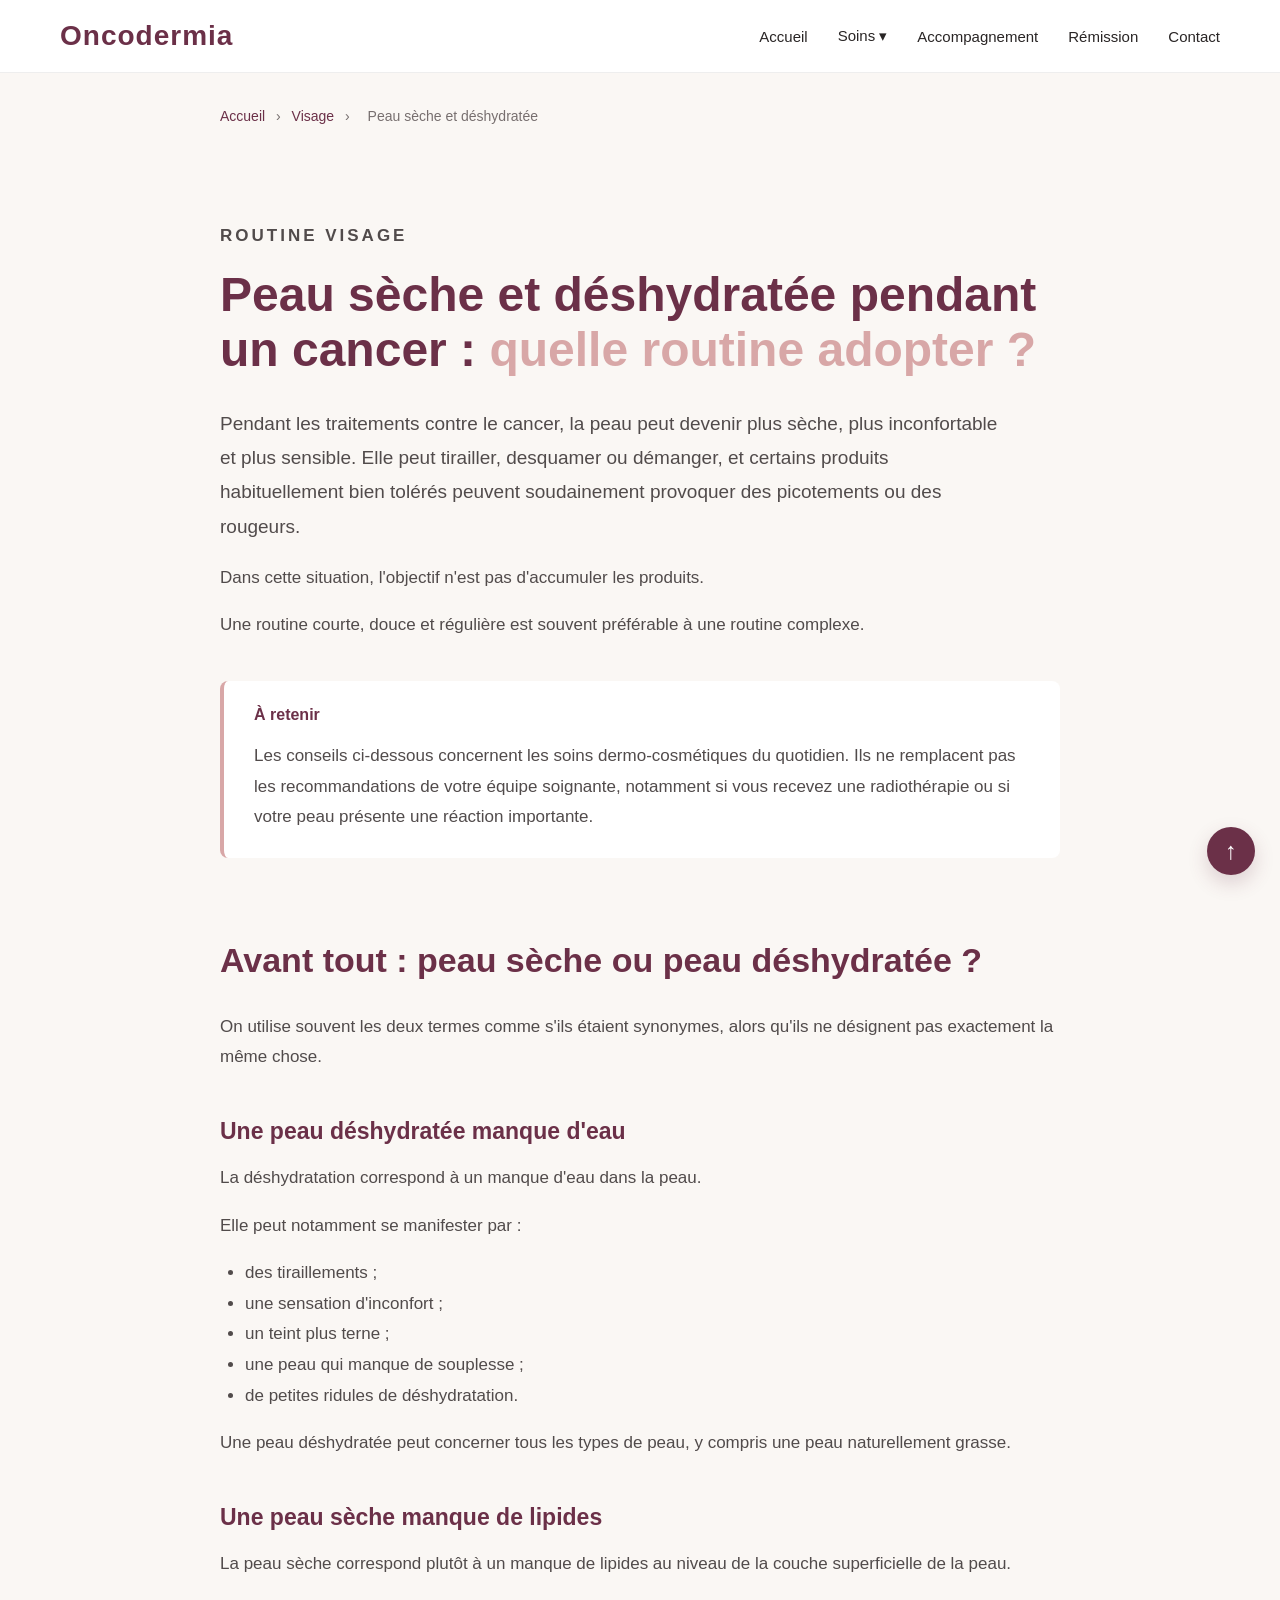
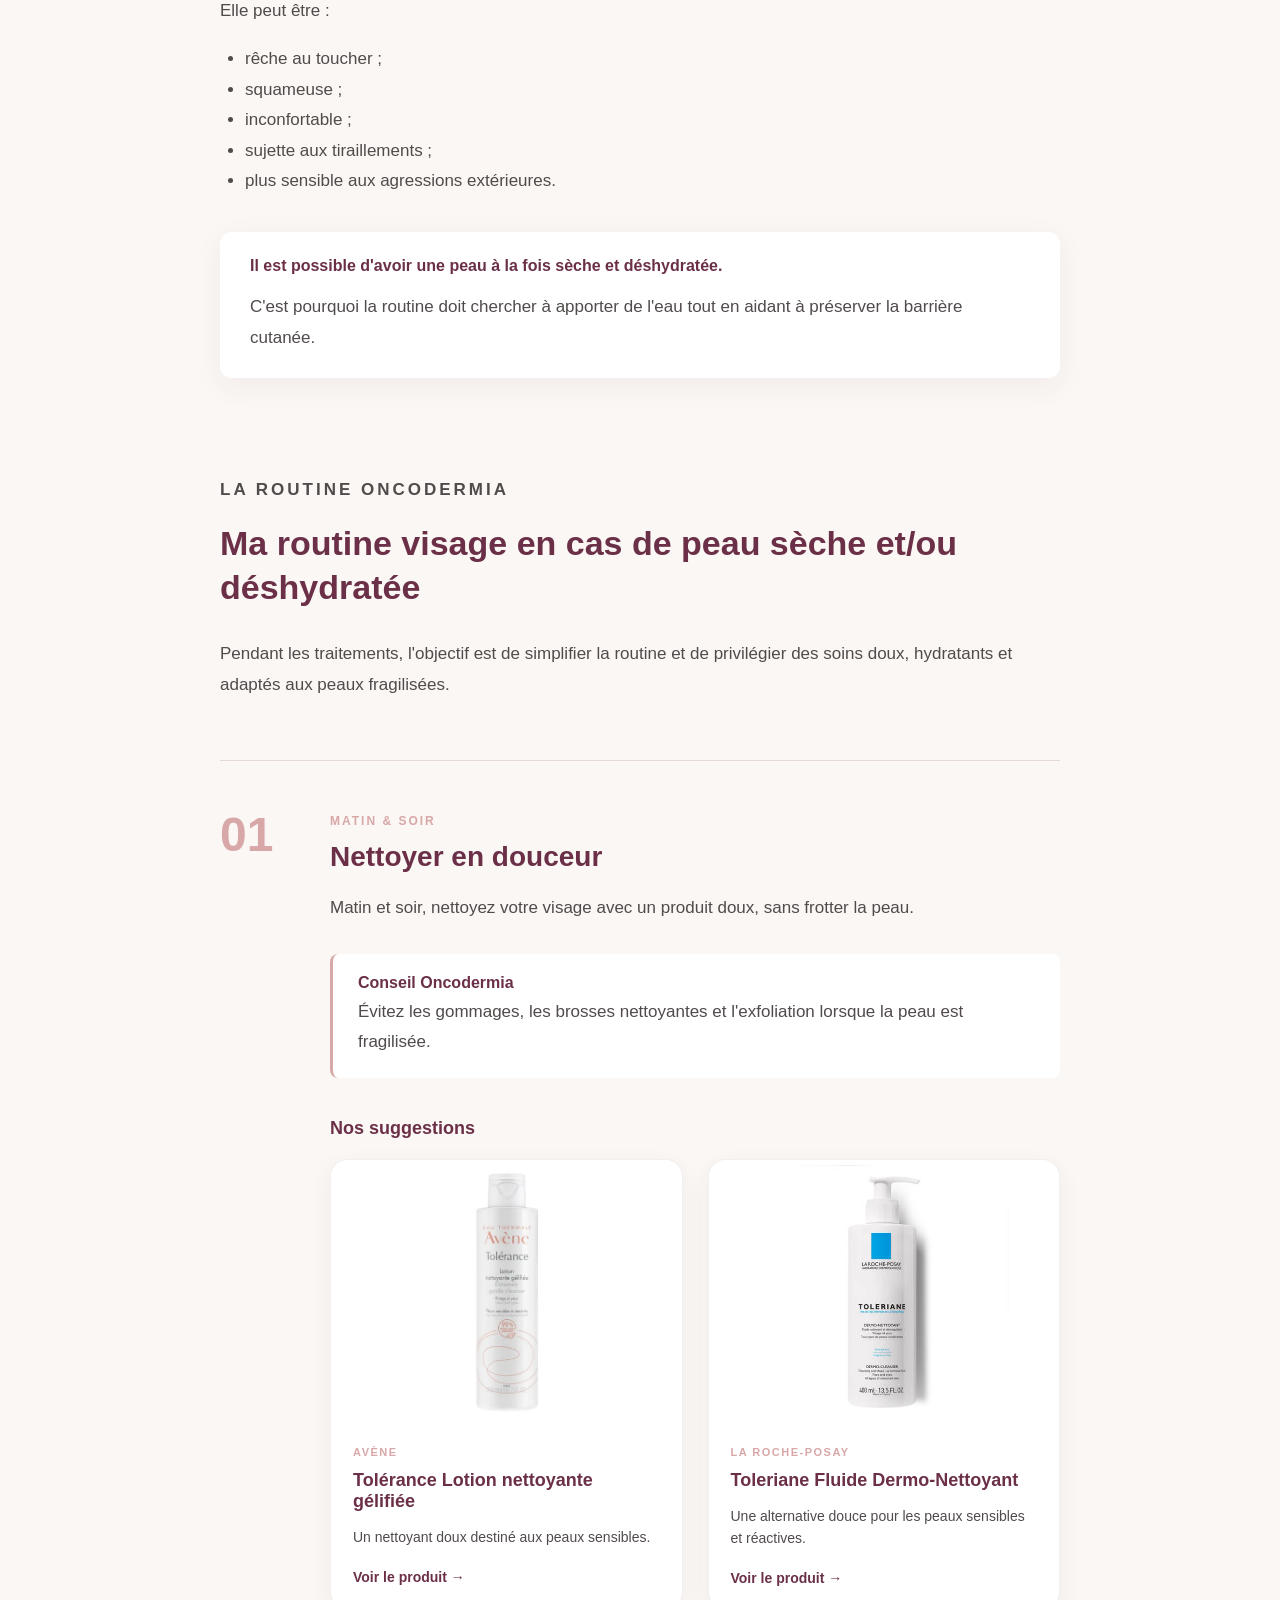
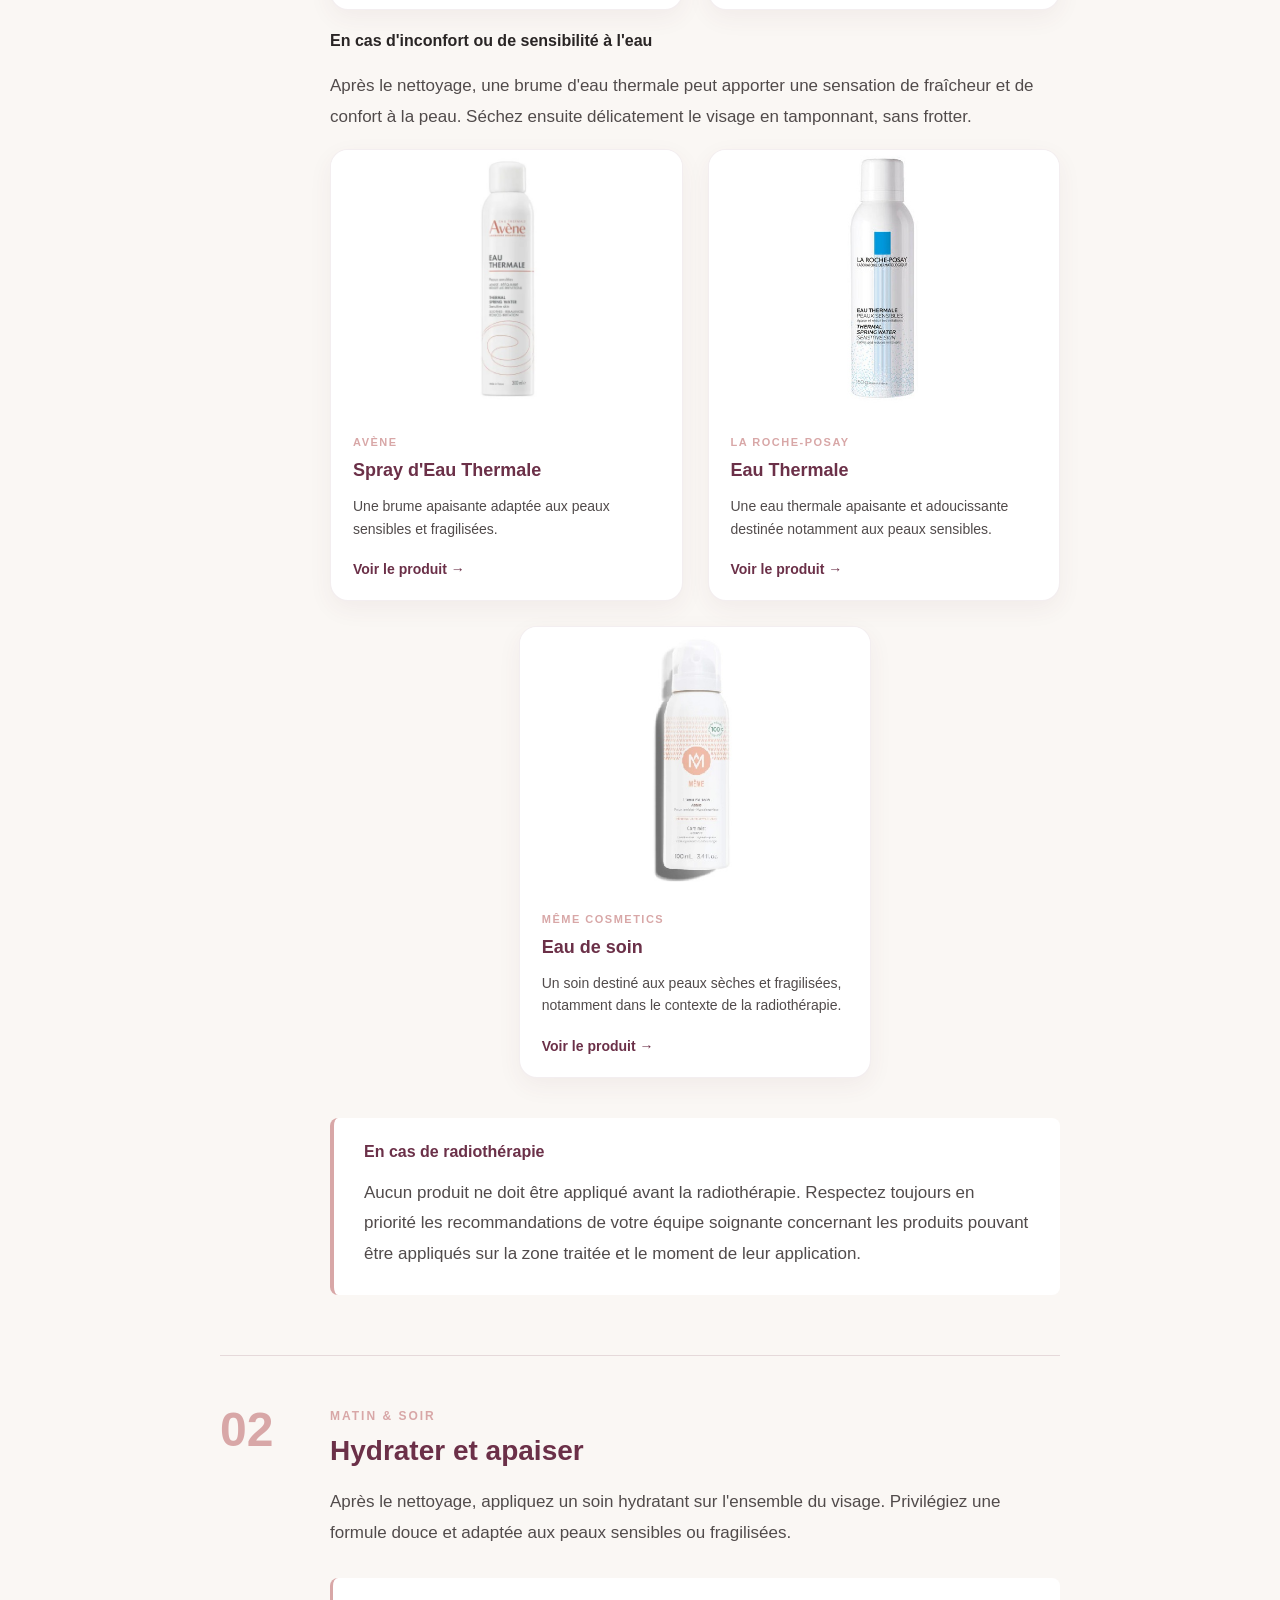
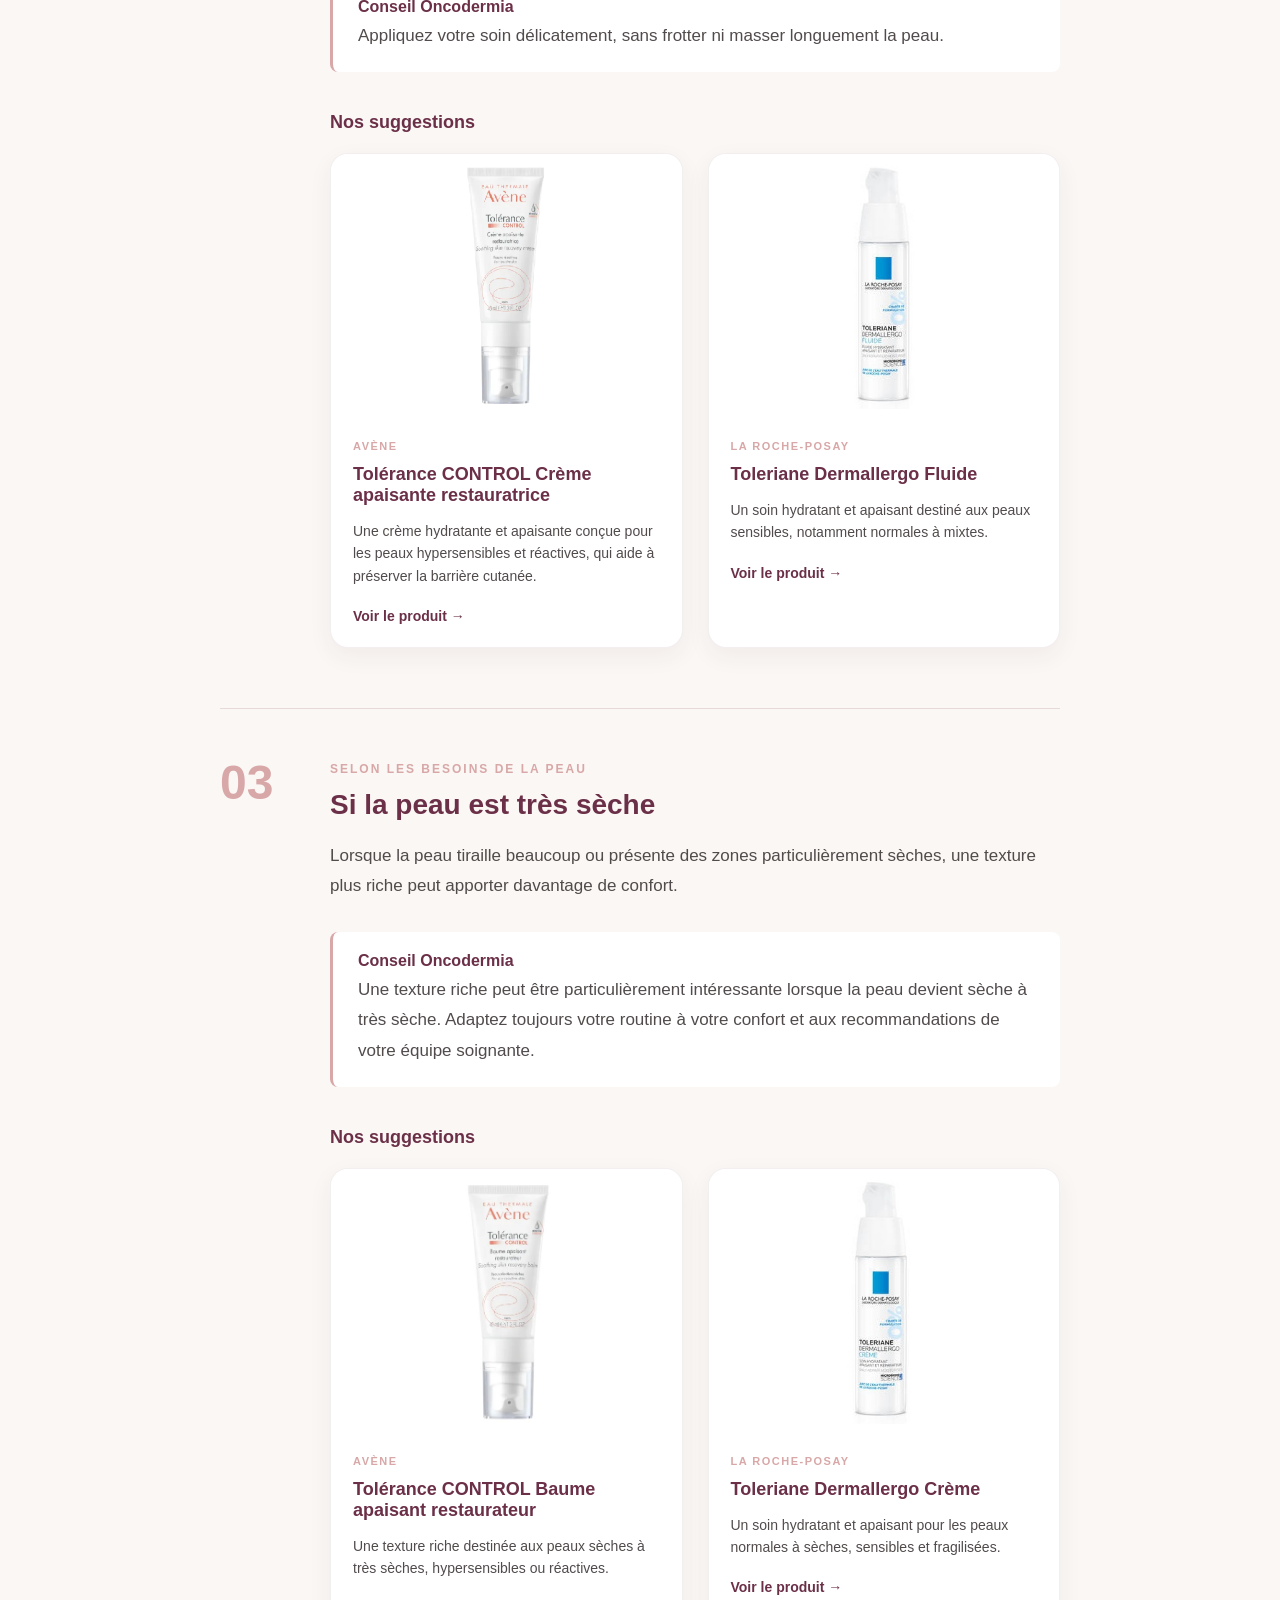
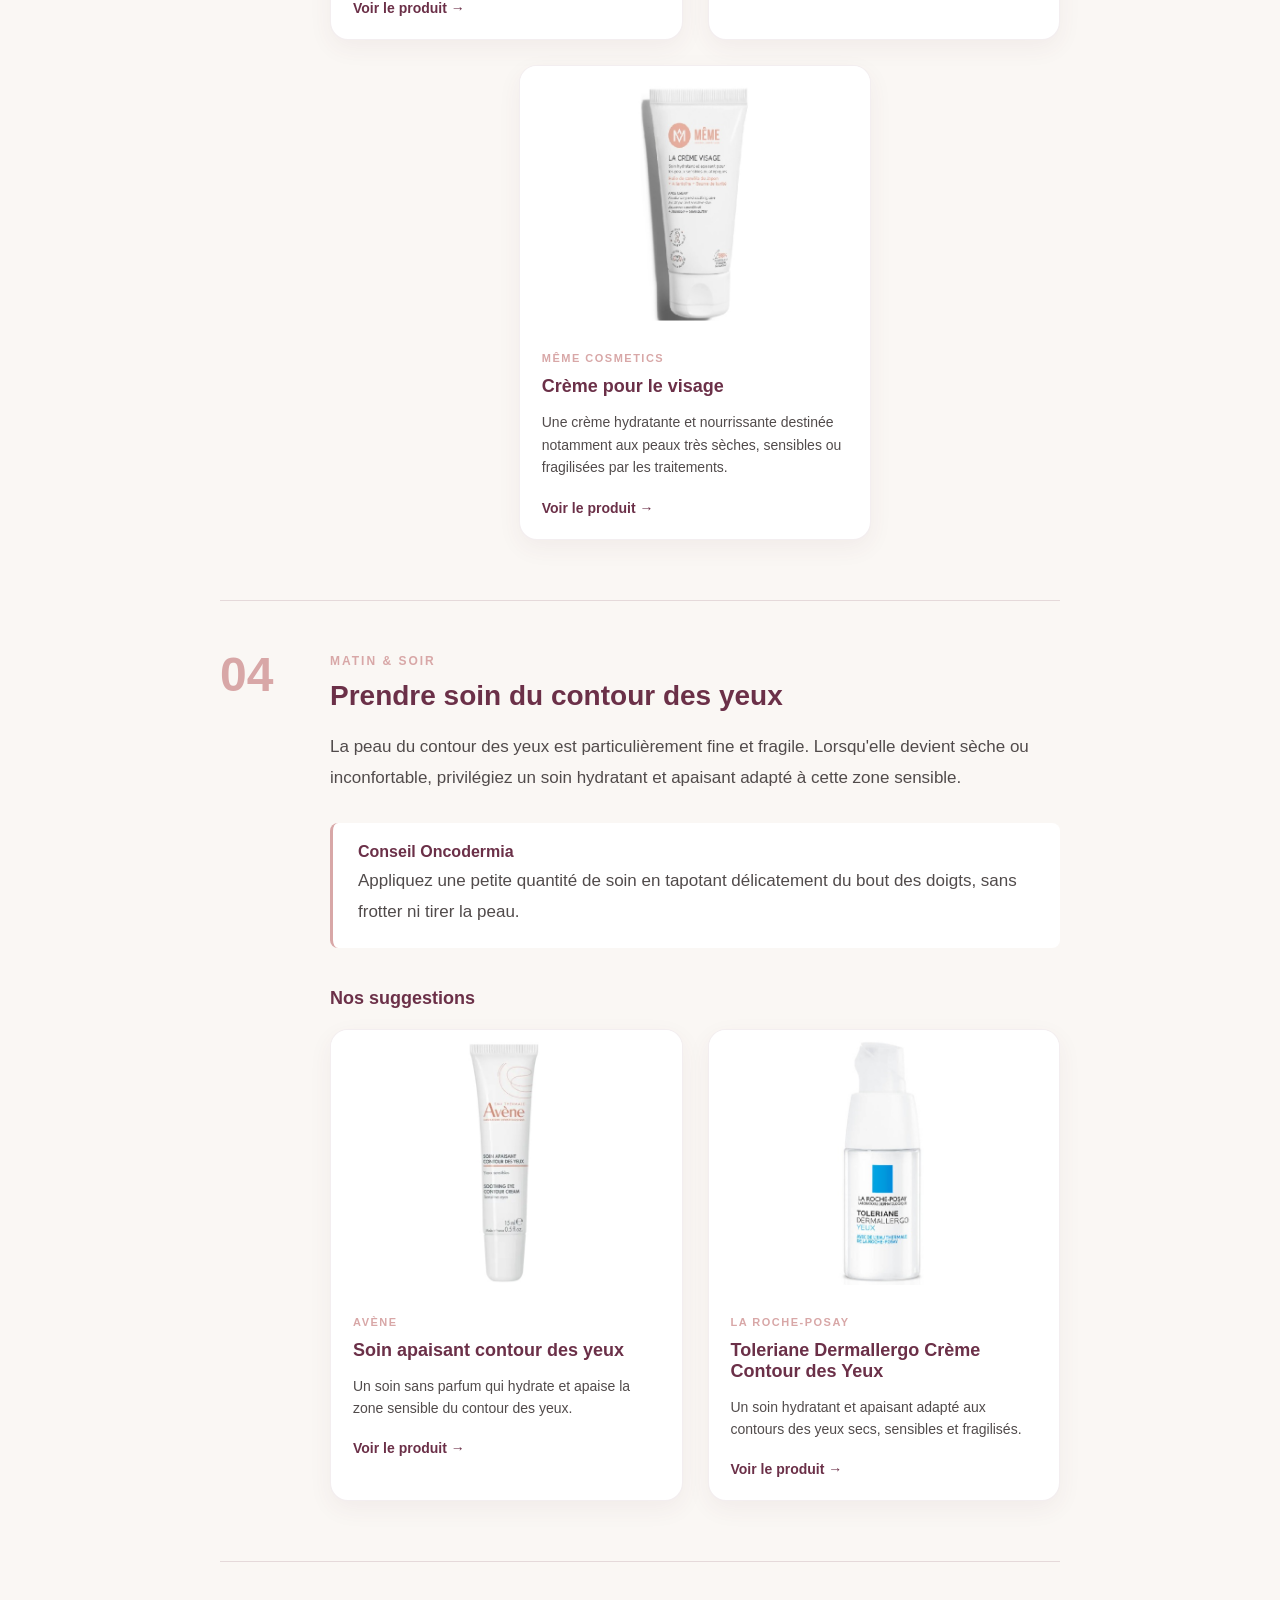
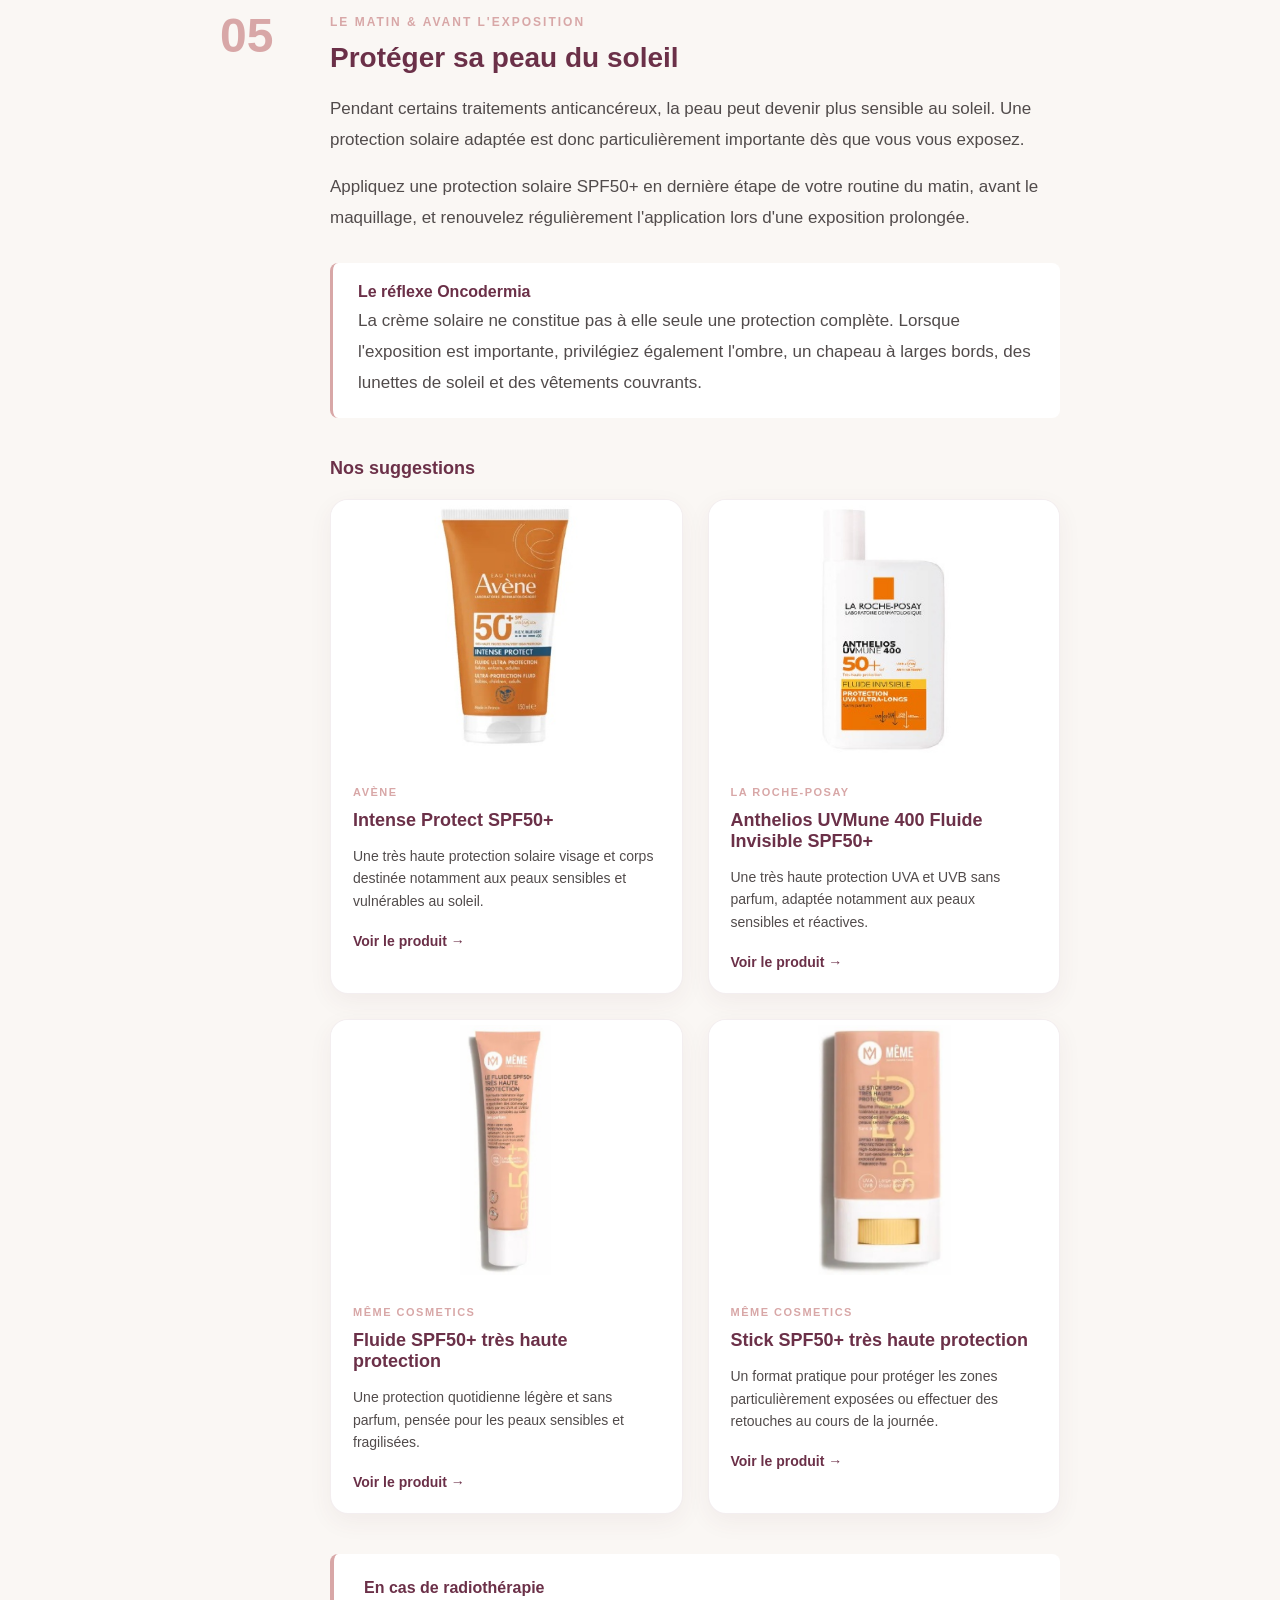
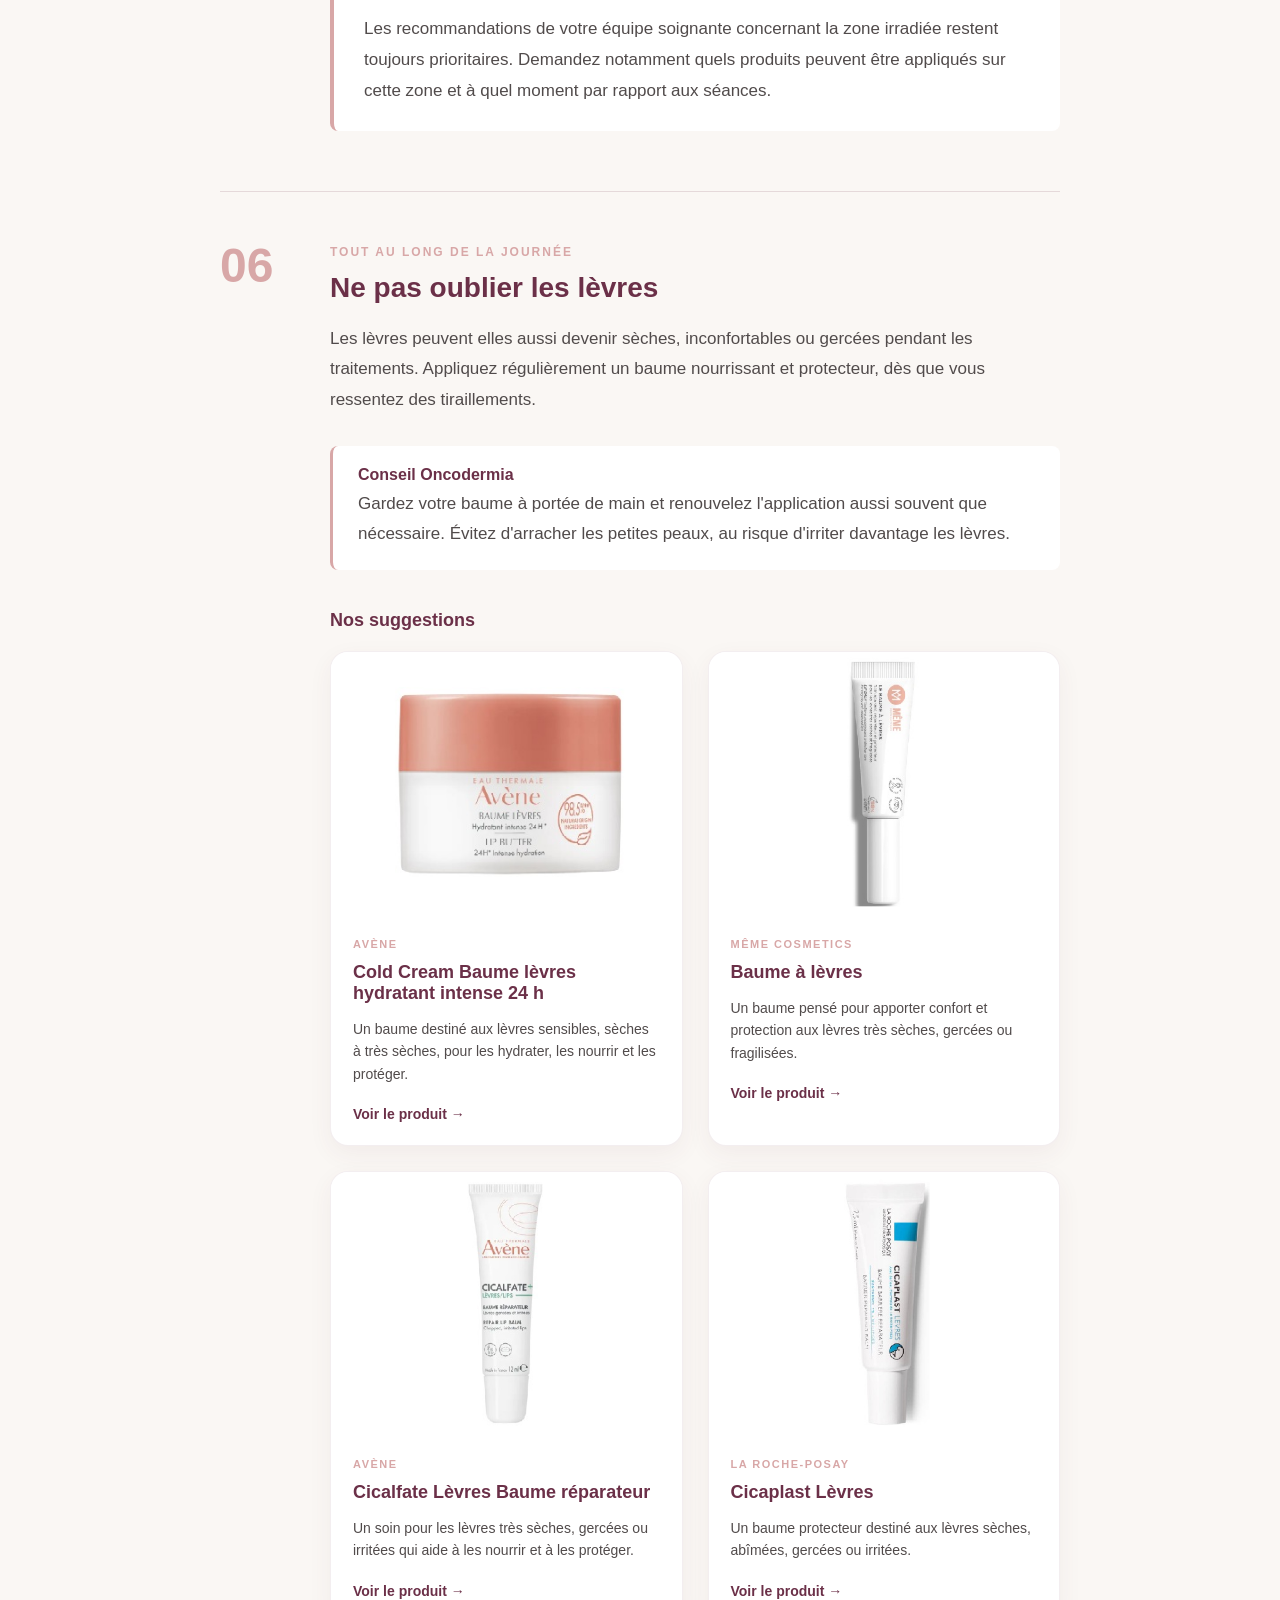
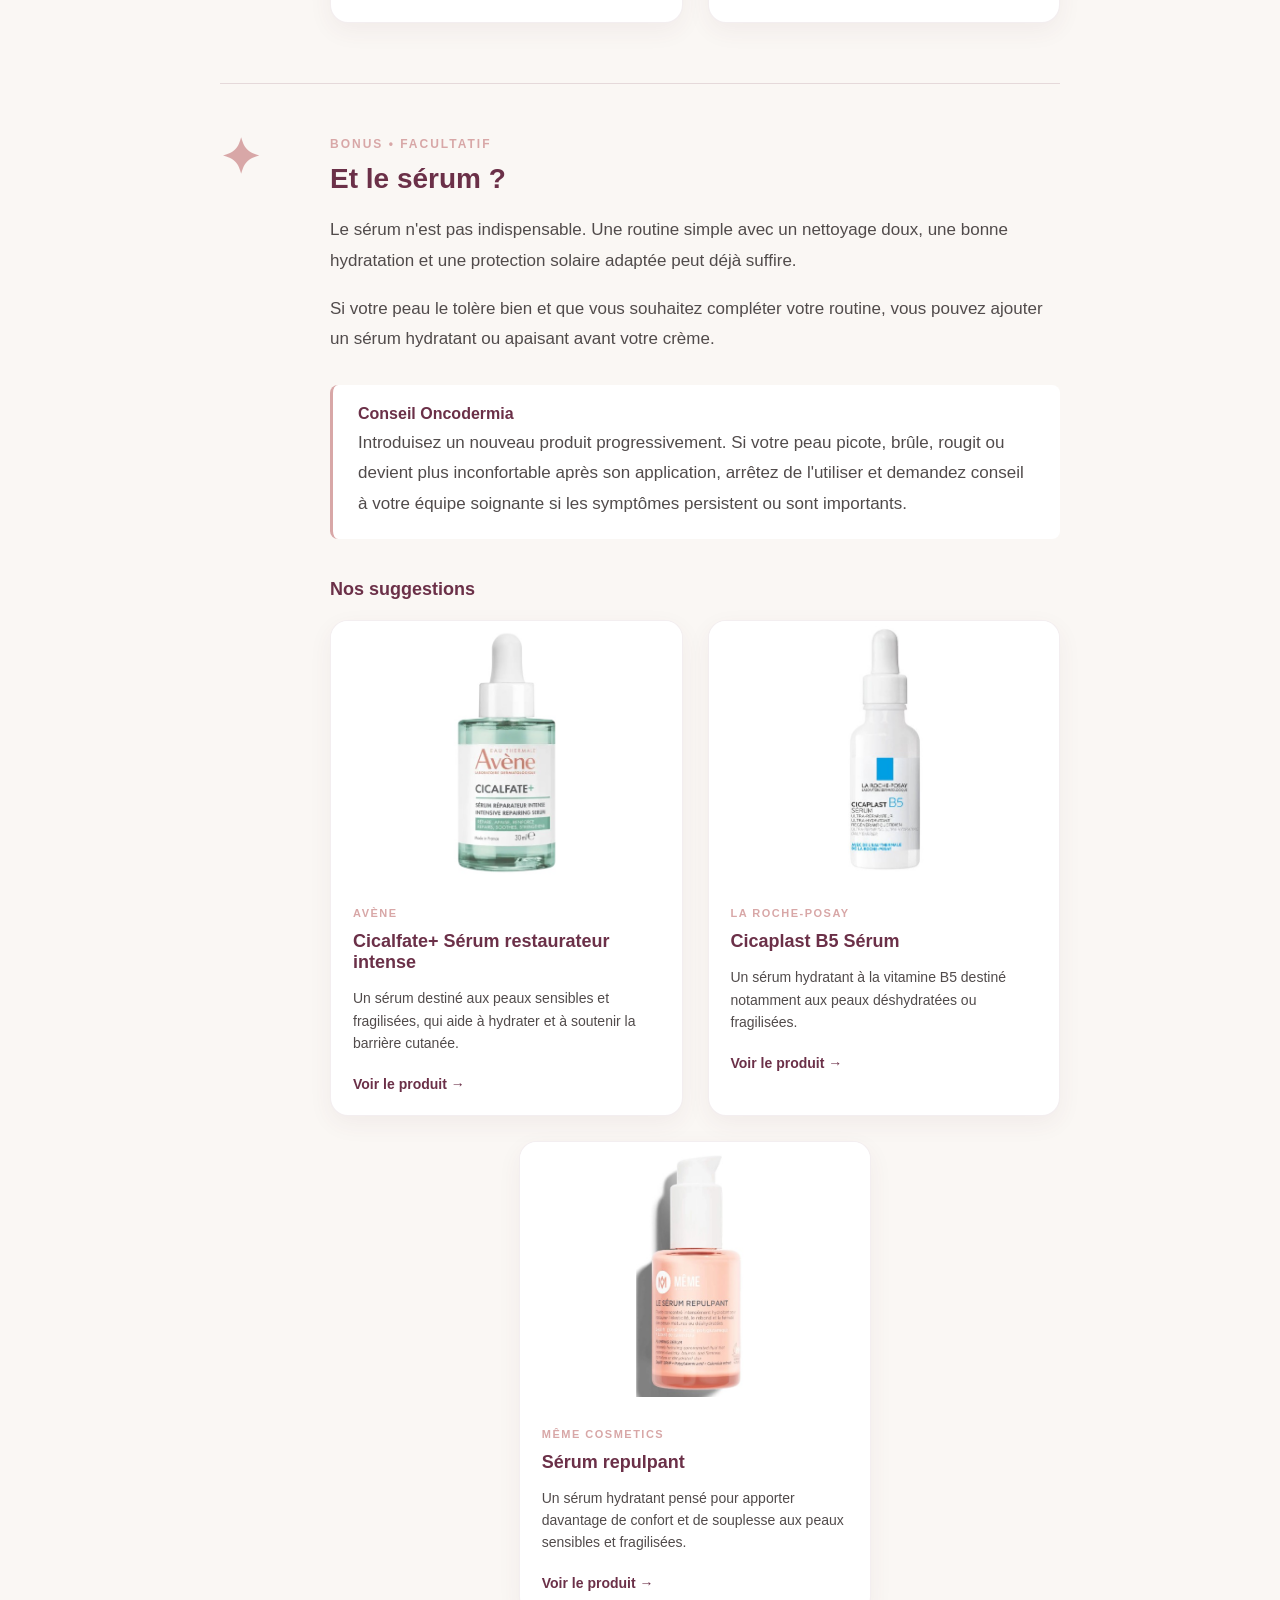
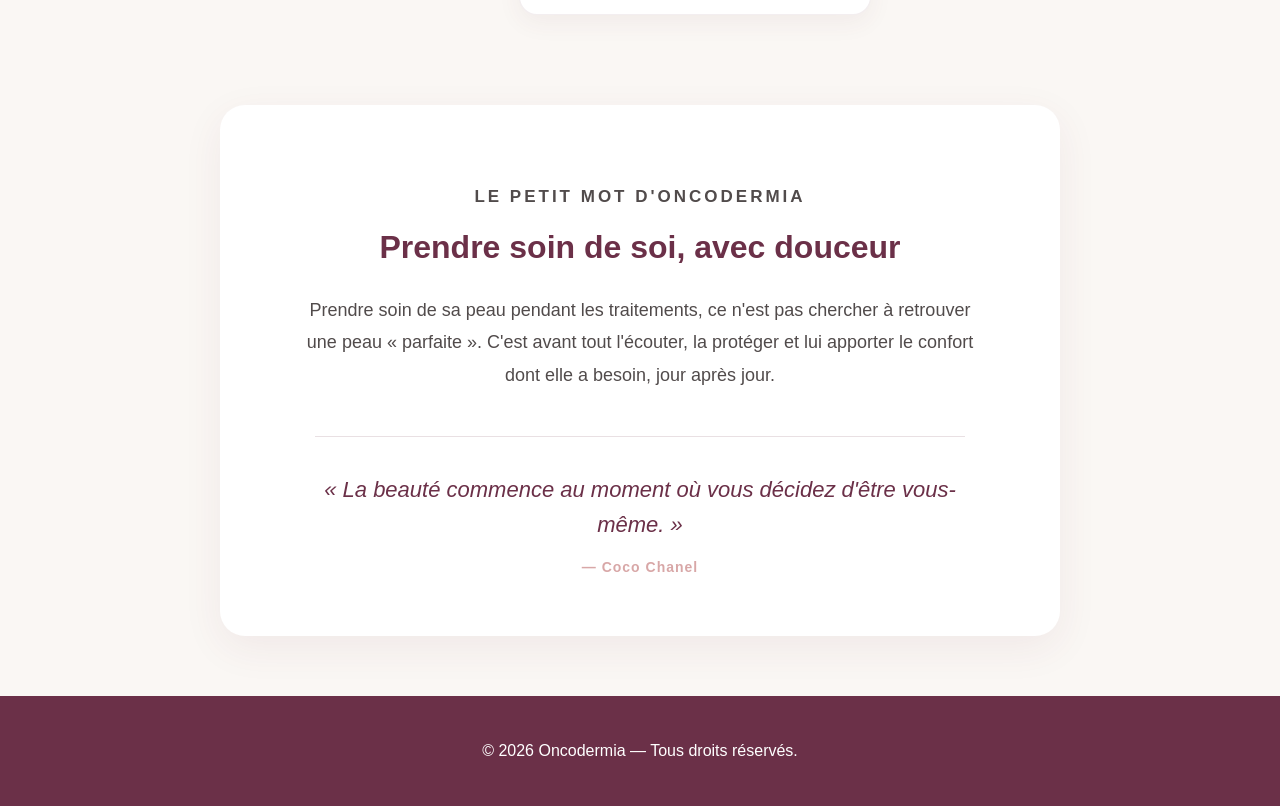
<file: peau-seche-cancer.html>
<!DOCTYPE html>
<html lang="fr">

<head>

    <meta charset="UTF-8">

    <meta name="viewport" content="width=device-width, initial-scale=1.0">

    <title>
        Peau sèche et déshydratée pendant un cancer | Oncodermia
    </title>

    <link rel="stylesheet" href="style.css">

</head>


<body>


    <!-- =========================
         EN-TÊTE
    ========================== -->

   <header>

    <div class="logo">
        <a href="index.html">
            Oncodermia
        </a>
    </div>

    <!-- Bouton menu mobile -->
    <button
        class="menu-mobile"
        id="menu-mobile"
        aria-label="Ouvrir le menu"
        aria-expanded="false"
        aria-controls="navigation-principale"
    >
        <span></span>
        <span></span>
        <span></span>
    </button>

    <nav id="navigation-principale">

        <a href="index.html">
            Accueil
        </a>

        <div class="menu-deroulant">

            <a href="index.html#soins">
                Soins ▾
            </a>

            <div class="sous-menu">

                <a href="visage.html">
                    Visage
                </a>

                <a href="corps.html">
                    Corps
                </a>

                <a href="cuir-chevelu.html">
                    Cuir chevelu
                </a>

            </div>

        </div>

        <a href="index.html#accompagnement">
            Accompagnement
        </a>

        <a href="index.html#remission">
            Rémission
        </a>

        <a href="index.html#contact">
            Contact
        </a>

    </nav>

</header>



    <main>


        <!-- =========================
             ARTICLE
        ========================== -->

        <article class="article">


            <!-- FIL D'ARIANE -->

            <div class="fil-ariane">

                <a href="index.html">
                    Accueil
                </a>

                <span>›</span>

                <a href="visage.html">
                    Visage
                </a>

                <span>›</span>

                <span>
                    Peau sèche et déshydratée
                </span>

            </div>



            <!-- =========================
                 INTRODUCTION
            ========================== -->

            <section class="article-intro">

                <p class="petit-titre">
                    ROUTINE VISAGE
                </p>


                <h1>

                    Peau sèche et déshydratée pendant un cancer :

                    <span>
                        quelle routine adopter ?
                    </span>

                </h1>


                <p class="article-chapeau">

                    Pendant les traitements contre le cancer, la peau peut
                    devenir plus sèche, plus inconfortable et plus sensible.

                    Elle peut tirailler, desquamer ou démanger, et certains
                    produits habituellement bien tolérés peuvent soudainement
                    provoquer des picotements ou des rougeurs.

                </p>


                <p>
                    Dans cette situation, l'objectif n'est pas
                    d'accumuler les produits.
                </p>


                <p>
                    Une routine courte, douce et régulière est souvent
                    préférable à une routine complexe.
                </p>



                <!-- AVERTISSEMENT -->

                <div class="encadre-information">

                    <strong>
                        À retenir
                    </strong>

                    <p>

                        Les conseils ci-dessous concernent les soins
                        dermo-cosmétiques du quotidien.

                        Ils ne remplacent pas les recommandations de votre
                        équipe soignante, notamment si vous recevez une
                        radiothérapie ou si votre peau présente une
                        réaction importante.

                    </p>

                </div>

            </section>



            <!-- =========================
                 COMPRENDRE SA PEAU
            ========================== -->

            <section class="article-contenu">

                <h2>
                    Avant tout : peau sèche ou peau déshydratée ?
                </h2>


                <p>

                    On utilise souvent les deux termes comme s'ils étaient
                    synonymes, alors qu'ils ne désignent pas exactement
                    la même chose.

                </p>



                <h3>
                    Une peau déshydratée manque d'eau
                </h3>


                <p>
                    La déshydratation correspond à un manque d'eau
                    dans la peau.
                </p>


                <p>
                    Elle peut notamment se manifester par :
                </p>


                <ul>

                    <li>des tiraillements ;</li>

                    <li>une sensation d'inconfort ;</li>

                    <li>un teint plus terne ;</li>

                    <li>une peau qui manque de souplesse ;</li>

                    <li>de petites ridules de déshydratation.</li>

                </ul>


                <p>

                    Une peau déshydratée peut concerner tous les types
                    de peau, y compris une peau naturellement grasse.

                </p>



                <h3>
                    Une peau sèche manque de lipides
                </h3>


                <p>

                    La peau sèche correspond plutôt à un manque de lipides
                    au niveau de la couche superficielle de la peau.

                </p>


                <p>
                    Elle peut être :
                </p>


                <ul>

                    <li>rêche au toucher ;</li>

                    <li>squameuse ;</li>

                    <li>inconfortable ;</li>

                    <li>sujette aux tiraillements ;</li>

                    <li>plus sensible aux agressions extérieures.</li>

                </ul>



                <div class="encadre-conseil">

                    <strong>

                        Il est possible d'avoir une peau à la fois
                        sèche et déshydratée.

                    </strong>

                    <p>

                        C'est pourquoi la routine doit chercher à apporter
                        de l'eau tout en aidant à préserver la barrière
                        cutanée.

                    </p>

                </div>

            </section>



            <!-- =========================
                 ROUTINE
            ========================== -->

            <section class="article-contenu">


                <p class="petit-titre">
                    LA ROUTINE ONCODERMIA
                </p>


                <h2>
                    Ma routine visage en cas de peau sèche
                    et/ou déshydratée
                </h2>


                <p>

                    Pendant les traitements, l'objectif est de simplifier
                    la routine et de privilégier des soins doux, hydratants
                    et adaptés aux peaux fragilisées.

                </p>



                <!-- =========================
                     ÉTAPE 01
                ========================== -->

                <div class="etape-routine">


                    <div class="numero-etape">
                        01
                    </div>



                    <div class="contenu-etape">


                        <p class="type-etape">
                            MATIN & SOIR
                        </p>


                        <h3>
                            Nettoyer en douceur
                        </h3>


                        <p>

                            Matin et soir, nettoyez votre visage avec
                            un produit doux, sans frotter la peau.

                        </p>



                        <!-- CONSEIL -->

                        <div class="conseil-oncodermia">

                            <strong>
                                Conseil Oncodermia
                            </strong>

                            <p>

                                Évitez les gommages, les brosses nettoyantes
                                et l'exfoliation lorsque la peau est fragilisée.

                            </p>

                        </div>



                        <!-- =========================
                             NETTOYANTS
                        ========================== -->

                        <h4 class="titre-produits">
                            Nos suggestions
                        </h4>


                        <div class="grille-produits">


                            <!-- AVÈNE -->

                            <article class="produit">


                                <div class="images-produit">

                                    <img
                                        src="images/produits/avene-tolerance-lotion.jpg"
                                        alt="Avène Tolérance Lotion nettoyante gélifiée"
                                    >

                                </div>


                                <div class="infos-produit">

                                    <span class="marque-produit">
                                        AVÈNE
                                    </span>


                                    <h4>
                                        Tolérance Lotion nettoyante gélifiée
                                    </h4>


                                    <p>
                                        Un nettoyant doux destiné
                                        aux peaux sensibles.
                                    </p>


                                    <a
                                        href="https://www.eau-thermale-avene.fr/p/tolerance-lotion-nettoyante-gelifiee-3282770142280-14c39aab"
                                        class="lien-produit"
                                        target="_blank"
                                        rel="noopener noreferrer"
                                    >
                                        Voir le produit →
                                    </a>

                                </div>

                            </article>



                            <!-- LA ROCHE-POSAY -->

                            <article class="produit">


                                <div class="images-produit">

                                    <img
                                        src="images/produits/larocheposay-toleriane-dermo-nettoyant.jpg"
                                        alt="La Roche-Posay Toleriane Fluide Dermo-Nettoyant"
                                    >

                                </div>


                                <div class="infos-produit">

                                    <span class="marque-produit">
                                        LA ROCHE-POSAY
                                    </span>


                                    <h4>
                                        Toleriane Fluide Dermo-Nettoyant
                                    </h4>


                                    <p>

                                        Une alternative douce pour les
                                        peaux sensibles et réactives.

                                    </p>


                                    <a
                                        href="https://www.laroche-posay.fr/gammes/visage/toleriane/toleriane-fluide-dermo-nettoyant/LRP_137.html"
                                        class="lien-produit"
                                        target="_blank"
                                        rel="noopener noreferrer"
                                    >
                                        Voir le produit →
                                    </a>

                                </div>

                            </article>


                        </div>



                        <!-- =========================
                             EAUX THERMALES
                        ========================== -->

                        <div class="complement-routine">


                            <h4>
                                En cas d'inconfort ou de sensibilité à l'eau
                            </h4>


                            <p>

                                Après le nettoyage, une brume d'eau thermale
                                peut apporter une sensation de fraîcheur et
                                de confort à la peau.

                                Séchez ensuite délicatement le visage en
                                tamponnant, sans frotter.


                            </p>



                            <div class="grille-produits grille-produits-3">


                                <!-- AVÈNE -->

                                <article class="produit">


                                    <div class="images-produit">

                                        <img
                                            src="images/produits/avene-eau-thermale.jpg"
                                            alt="Spray d'Eau Thermale Avène"
                                        >

                                    </div>


                                    <div class="infos-produit">

                                        <span class="marque-produit">
                                            AVÈNE
                                        </span>


                                        <h4>
                                            Spray d'Eau Thermale
                                        </h4>


                                        <p>

                                            Une brume apaisante adaptée
                                            aux peaux sensibles et fragilisées.

                                        </p>


                                        <a
                                            href="https://www.eau-thermale-avene.fr/p/spray-d-eau-thermale-avene-3282779003131-14c39aab"
                                            class="lien-produit"
                                            target="_blank"
                                            rel="noopener noreferrer"
                                        >
                                            Voir le produit →
                                        </a>

                                    </div>

                                </article>



                                <!-- LA ROCHE-POSAY -->

                                <article class="produit">


                                    <div class="images-produit">

                                        <img
                                            src="images/produits/larocheposay-eau-thermale.jpg"
                                            alt="Eau Thermale de La Roche-Posay"
                                        >

                                    </div>


                                    <div class="infos-produit">

                                        <span class="marque-produit">
                                            LA ROCHE-POSAY
                                        </span>


                                        <h4>
                                            Eau Thermale
                                        </h4>


                                        <p>

                                            Une eau thermale apaisante
                                            et adoucissante destinée notamment
                                            aux peaux sensibles.

                                        </p>


                                        <a
                                            href="https://www.laroche-posay.fr/gammes/corps/eau-thermale/eau-thermale-de-la-roche-posay/LRP_048.html"
                                            class="lien-produit"
                                            target="_blank"
                                            rel="noopener noreferrer"
                                        >
                                            Voir le produit →
                                        </a>

                                    </div>

                                </article>



                                <!-- MÊME -->

                                <article class="produit">


                                    <div class="images-produit">

                                        <img
                                            src="images/produits/meme-eau-de-soin.jpg"
                                            alt="MÊME Cosmetics Eau de soin"
                                        >

                                    </div>


                                    <div class="infos-produit">

                                        <span class="marque-produit">
                                            MÊME COSMETICS
                                        </span>


                                        <h4>
                                            Eau de soin
                                        </h4>


                                        <p>

                                            Un soin destiné aux peaux sèches
                                            et fragilisées, notamment dans
                                            le contexte de la radiothérapie.

                                        </p>


                                        <a
                                            href="https://www.memecosmetics.fr/fr/soins-corps/470-eau-de-soin-corps-radiotherapie.html"
                                            class="lien-produit"
                                            target="_blank"
                                            rel="noopener noreferrer"
                                        >
                                            Voir le produit →
                                        </a>

                                    </div>

                                </article>


                            </div>


                            <!-- AVERTISSEMENT RADIOTHÉRAPIE -->

                            <div class="encadre-information">

                                <strong>
                                    En cas de radiothérapie
                                </strong>

                                <p>

                                    Aucun produit ne doit être appliqué avant la radiothérapie.
                                    Respectez toujours en priorité les
                                    recommandations de votre équipe soignante
                                    concernant les produits pouvant être
                                    appliqués sur la zone traitée et le moment
                                    de leur application.

                                </p>

                            </div>


                        </div>


                    </div>

                </div>

<!-- =========================
     ÉTAPE 02
========================== -->

<div class="etape-routine">


    <div class="numero-etape">
        02
    </div>


    <div class="contenu-etape">


        <p class="type-etape">
            MATIN & SOIR
        </p>


        <h3>
            Hydrater et apaiser
        </h3>


        <p>

            Après le nettoyage, appliquez un soin hydratant
            sur l'ensemble du visage.

            Privilégiez une formule douce et adaptée aux peaux
            sensibles ou fragilisées.

        </p>


        <div class="conseil-oncodermia">

            <strong>
                Conseil Oncodermia
            </strong>

            <p>

                Appliquez votre soin délicatement, sans frotter
                ni masser longuement la peau.

            </p>

        </div>


        <h4 class="titre-produits">
            Nos suggestions
        </h4>


        <div class="grille-produits">


            <!-- AVÈNE -->

            <article class="produit">


                <div class="images-produit">

                    <img
                        src="images/produits/avene-tolerance-control-creme.png"
                        alt="Avène Tolérance CONTROL Crème apaisante restauratrice"
                    >

                </div>


                <div class="infos-produit">

                    <span class="marque-produit">
                        AVÈNE
                    </span>


                    <h4>
                        Tolérance CONTROL Crème apaisante restauratrice
                    </h4>


                    <p>

                        Une crème hydratante et apaisante conçue
                        pour les peaux hypersensibles et réactives,
                        qui aide à préserver la barrière cutanée.

                    </p>


                    <a
                        href="https://www.eau-thermale-avene.fr/p/tolerance-control-creme-apaisante-restauratrice-cosmetique-sterile-r-3282770138801-14c39aab"
                        class="lien-produit"
                        target="_blank"
                        rel="noopener noreferrer"
                    >
                        Voir le produit →
                    </a>

                </div>


            </article>



            <!-- LA ROCHE-POSAY -->

            <article class="produit">


                <div class="images-produit">

                    <img
                        src="images/produits/larocheposay-dermallergo-fluide.jpg"
                        alt="La Roche-Posay Toleriane Dermallergo Fluide"
                    >

                </div>


                <div class="infos-produit">

                    <span class="marque-produit">
                        LA ROCHE-POSAY
                    </span>


                    <h4>
                        Toleriane Dermallergo Fluide
                    </h4>


                    <p>

                        Un soin hydratant et apaisant destiné
                        aux peaux sensibles, notamment normales
                        à mixtes.

                    </p>


                    <a
                        href="https://www.laroche-posay.fr/gammes/visage/toleriane/toleriane-dermallergo-fluide-soin-hydratant-visage/LRP_134.html"
                        class="lien-produit"
                        target="_blank"
                        rel="noopener noreferrer"
                    >
                        Voir le produit →
                    </a>

                </div>


            </article>


        </div>


    </div>


</div>
<!-- =========================
     ÉTAPE 03
========================== -->

<div class="etape-routine">

    <div class="numero-etape">
        03
    </div>


    <div class="contenu-etape">

        <p class="type-etape">
            SELON LES BESOINS DE LA PEAU
        </p>


        <h3>
            Si la peau est très sèche
        </h3>


        <p>
            Lorsque la peau tiraille beaucoup ou présente des zones
            particulièrement sèches, une texture plus riche peut
            apporter davantage de confort.
        </p>


        <div class="conseil-oncodermia">

            <strong>
                Conseil Oncodermia
            </strong>

            <p>
                Une texture riche peut être particulièrement intéressante
                lorsque la peau devient sèche à très sèche. Adaptez toujours
                votre routine à votre confort et aux recommandations de
                votre équipe soignante.
            </p>

        </div>


        <h4 class="titre-produits">
            Nos suggestions
        </h4>


        <div class="grille-produits grille-produits-3">


            <!-- AVÈNE -->

            <article class="produit">

                <div class="images-produit">

                    <img
                        src="images/produits/avene-tolerance-control-baume.jpg"
                        alt="Avène Tolérance CONTROL Baume apaisant restaurateur"
                    >

                </div>


                <div class="infos-produit">

                    <span class="marque-produit">
                        AVÈNE
                    </span>


                    <h4>
                        Tolérance CONTROL Baume apaisant restaurateur
                    </h4>


                    <p>
                        Une texture riche destinée aux peaux sèches
                        à très sèches, hypersensibles ou réactives.
                    </p>


                    <a
                        href="https://www.eau-thermale-avene.fr/p/tolerance-control-baume-apaisant-restaurateur-cosmetique-sterile-r-3282770138856-14c39aab"
                        class="lien-produit"
                        target="_blank"
                        rel="noopener noreferrer"
                    >
                        Voir le produit →
                    </a>

                </div>

            </article>



            <!-- LA ROCHE-POSAY -->

            <article class="produit">

                <div class="images-produit">

                    <img
                        src="images/produits/larocheposay-dermallergo-creme.jpg"
                        alt="La Roche-Posay Toleriane Dermallergo Crème"
                    >

                </div>


                <div class="infos-produit">

                    <span class="marque-produit">
                        LA ROCHE-POSAY
                    </span>


                    <h4>
                        Toleriane Dermallergo Crème
                    </h4>


                    <p>
                        Un soin hydratant et apaisant pour les peaux
                        normales à sèches, sensibles et fragilisées.
                    </p>


                    <a
                        href="https://www.laroche-posay.fr/gammes/visage/toleriane/toleriane-dermallergo-creme-hydratante-peau-sensible-et-allergique/LRP_133.html"
                        class="lien-produit"
                        target="_blank"
                        rel="noopener noreferrer"
                    >
                        Voir le produit →
                    </a>

                </div>

            </article>



            <!-- MÊME -->

            <article class="produit">

                <div class="images-produit">

                    <img
                        src="images/produits/meme-creme-visage.jpg"
                        alt="MÊME Cosmetics Crème pour le visage"
                    >

                </div>


                <div class="infos-produit">

                    <span class="marque-produit">
                        MÊME COSMETICS
                    </span>


                    <h4>
                        Crème pour le visage
                    </h4>


                    <p>
                        Une crème hydratante et nourrissante destinée
                        notamment aux peaux très sèches, sensibles
                        ou fragilisées par les traitements.
                    </p>


                    <a
                        href="https://www.memecosmetics.fr/fr/visage/12-chimio-creme-visage.html"
                        class="lien-produit"
                        target="_blank"
                        rel="noopener noreferrer"
                    >
                        Voir le produit →
                    </a>

                </div>

            </article>


        </div>

    </div>

</div>
<!-- =========================
     ÉTAPE 04
========================== -->

<div class="etape-routine">

    <div class="numero-etape">
        04
    </div>


    <div class="contenu-etape">

        <p class="type-etape">
            MATIN & SOIR
        </p>


        <h3>
            Prendre soin du contour des yeux
        </h3>


        <p>
            La peau du contour des yeux est particulièrement fine
            et fragile. Lorsqu'elle devient sèche ou inconfortable,
            privilégiez un soin hydratant et apaisant adapté à cette
            zone sensible.
        </p>


        <div class="conseil-oncodermia">

            <strong>
                Conseil Oncodermia
            </strong>

            <p>
                Appliquez une petite quantité de soin en tapotant
                délicatement du bout des doigts, sans frotter
                ni tirer la peau.
            </p>

        </div>


        <h4 class="titre-produits">
            Nos suggestions
        </h4>


        <div class="grille-produits">


            <!-- AVÈNE -->

            <article class="produit">

                <div class="images-produit">

                    <img
                        src="images/produits/avene-contour-yeux.jpg"
                        alt="Avène Soin apaisant contour des yeux"
                    >

                </div>


                <div class="infos-produit">

                    <span class="marque-produit">
                        AVÈNE
                    </span>


                    <h4>
                        Soin apaisant contour des yeux
                    </h4>


                    <p>
                        Un soin sans parfum qui hydrate et apaise
                        la zone sensible du contour des yeux.
                    </p>


                    <a
                        href="https://www.eau-thermale-avene.fr/p/soin-apaisant-contour-des-yeux-3282770399141-14c39aab"
                        class="lien-produit"
                        target="_blank"
                        rel="noopener noreferrer"
                    >
                        Voir le produit →
                    </a>

                </div>

            </article>



            <!-- LA ROCHE-POSAY -->

            <article class="produit">

                <div class="images-produit">

                    <img
                        src="images/produits/larocheposay-dermallergo-yeux.jpg"
                        alt="La Roche-Posay Toleriane Dermallergo Crème Contour des Yeux"
                    >

                </div>


                <div class="infos-produit">

                    <span class="marque-produit">
                        LA ROCHE-POSAY
                    </span>


                    <h4>
                        Toleriane Dermallergo Crème Contour des Yeux
                    </h4>


                    <p>
                        Un soin hydratant et apaisant adapté aux contours
                        des yeux secs, sensibles et fragilisés.
                    </p>


                    <a
                        href="https://www.laroche-posay.fr/gammes/visage/toleriane/toleriane-dermallergo-creme-contour-des-yeux-peau-sensible/LRP_132.html"
                        class="lien-produit"
                        target="_blank"
                        rel="noopener noreferrer"
                    >
                        Voir le produit →
                    </a>

                </div>

            </article>


        </div>

    </div>

</div>
<!-- =========================
     ÉTAPE 05
========================== -->

<div class="etape-routine">

    <div class="numero-etape">
        05
    </div>

    <div class="contenu-etape">

        <p class="type-etape">
            LE MATIN & AVANT L'EXPOSITION
        </p>

        <h3>
            Protéger sa peau du soleil
        </h3>

        <p>
            Pendant certains traitements anticancéreux, la peau peut
            devenir plus sensible au soleil. Une protection solaire
            adaptée est donc particulièrement importante dès que
            vous vous exposez.
        </p>

        <p>
            Appliquez une protection solaire SPF50+ en dernière étape
            de votre routine du matin, avant le maquillage, et
            renouvelez régulièrement l'application lors d'une
            exposition prolongée.
        </p>


        <!-- CONSEIL -->

        <div class="conseil-oncodermia">

            <strong>
                Le réflexe Oncodermia
            </strong>

            <p>
                La crème solaire ne constitue pas à elle seule une
                protection complète. Lorsque l'exposition est importante,
                privilégiez également l'ombre, un chapeau à larges bords,
                des lunettes de soleil et des vêtements couvrants.
            </p>

        </div>


        <h4 class="titre-produits">
            Nos suggestions
        </h4>


        <div class="grille-produits">


            <!-- AVÈNE -->

            <article class="produit">

                <div class="images-produit">

                    <img
                        src="images/produits/avene-intense-protect.jpg"
                        alt="Avène Intense Protect SPF50+"
                    >

                </div>

                <div class="infos-produit">

                    <span class="marque-produit">
                        AVÈNE
                    </span>

                    <h4>
                        Intense Protect SPF50+
                    </h4>

                    <p>
                        Une très haute protection solaire visage et corps
                        destinée notamment aux peaux sensibles et
                        vulnérables au soleil.
                    </p>

                    <a
                        href="https://www.eau-thermale-avene.fr/p/eau-thermale-avene-intense-protect-spf50-3282770395938-14c39aab"
                        class="lien-produit"
                        target="_blank"
                        rel="noopener noreferrer"
                    >
                        Voir le produit →
                    </a>

                </div>

            </article>


            <!-- LA ROCHE-POSAY -->

            <article class="produit">

                <div class="images-produit">

                    <img
                        src="images/produits/larocheposay-anthelios-uvmune.jpg"
                        alt="La Roche-Posay Anthelios UVMune 400 Fluide Invisible SPF50+"
                    >

                </div>

                <div class="infos-produit">

                    <span class="marque-produit">
                        LA ROCHE-POSAY
                    </span>

                    <h4>
                        Anthelios UVMune 400 Fluide Invisible SPF50+
                    </h4>

                    <p>
                        Une très haute protection UVA et UVB sans parfum,
                        adaptée notamment aux peaux sensibles et réactives.
                    </p>

                    <a
                        href="https://www.laroche-posay.fr/gammes/solaires/anthelios/anthelios-uvmune-400-creme-solaire-fluide-invisible-sans-parfum/LRP_026.html"
                        class="lien-produit"
                        target="_blank"
                        rel="noopener noreferrer"
                    >
                        Voir le produit →
                    </a>

                </div>

            </article>


            <!-- MÊME FLUIDE -->

            <article class="produit">

                <div class="images-produit">

                    <img
                        src="images/produits/meme-fluide-spf50.jpg"
                        alt="MÊME Cosmetics Fluide SPF50+ très haute protection"
                    >

                </div>

                <div class="infos-produit">

                    <span class="marque-produit">
                        MÊME COSMETICS
                    </span>

                    <h4>
                        Fluide SPF50+ très haute protection
                    </h4>

                    <p>
                        Une protection quotidienne légère et sans parfum,
                        pensée pour les peaux sensibles et fragilisées.
                    </p>

                    <a
                        href="https://www.memecosmetics.fr/fr/protection-solaire-spf50/733-fluide-spf50-tres-haute-protection.html"
                        class="lien-produit"
                        target="_blank"
                        rel="noopener noreferrer"
                    >
                        Voir le produit →
                    </a>

                </div>

            </article>


            <!-- MÊME STICK -->

            <article class="produit">

                <div class="images-produit">

                    <img
                        src="images/produits/meme-stick-spf50.jpg"
                        alt="MÊME Cosmetics Stick SPF50+ très haute protection"
                    >

                </div>

                <div class="infos-produit">

                    <span class="marque-produit">
                        MÊME COSMETICS
                    </span>

                    <h4>
                        Stick SPF50+ très haute protection
                    </h4>

                    <p>
                        Un format pratique pour protéger les zones
                        particulièrement exposées ou effectuer des
                        retouches au cours de la journée.
                    </p>

                    <a
                        href="https://www.memecosmetics.fr/fr/protection-solaire-spf50/734-stick-spf50-tres-haute-protection.html"
                        class="lien-produit"
                        target="_blank"
                        rel="noopener noreferrer"
                    >
                        Voir le produit →
                    </a>

                </div>

            </article>

        </div>


        <!-- RADIOTHÉRAPIE -->

        <div class="encadre-information">

            <strong>
                En cas de radiothérapie
            </strong>

            <p>
                Les recommandations de votre équipe soignante concernant
                la zone irradiée restent toujours prioritaires. Demandez
                notamment quels produits peuvent être appliqués sur cette
                zone et à quel moment par rapport aux séances.
            </p>

        </div>

    </div>

</div>
<!-- =========================
     ÉTAPE 06
========================== -->

<div class="etape-routine">

    <div class="numero-etape">
        06
    </div>

    <div class="contenu-etape">

        <p class="type-etape">
            TOUT AU LONG DE LA JOURNÉE
        </p>

        <h3>
            Ne pas oublier les lèvres
        </h3>

        <p>
            Les lèvres peuvent elles aussi devenir sèches,
            inconfortables ou gercées pendant les traitements.
            Appliquez régulièrement un baume nourrissant et protecteur,
            dès que vous ressentez des tiraillements.
        </p>


        <div class="conseil-oncodermia">

            <strong>
                Conseil Oncodermia
            </strong>

            <p>
                Gardez votre baume à portée de main et renouvelez
                l'application aussi souvent que nécessaire.
                Évitez d'arracher les petites peaux, au risque
                d'irriter davantage les lèvres.
            </p>

        </div>


        <h4 class="titre-produits">
            Nos suggestions
        </h4>


        <div class="grille-produits">


            <!-- AVÈNE COLD CREAM -->

            <article class="produit">

                <div class="images-produit">

                  <img
    src="images/produits/avene-cold-cream-levres.jpg"
    alt="Avène Cold Cream Baume lèvres hydratant intense 24 h"
    class="images-produit-large"
                    >

                </div>

                <div class="infos-produit">

                    <span class="marque-produit">
                        AVÈNE
                    </span>

                    <h4>
                        Cold Cream Baume lèvres hydratant intense 24 h
                    </h4>

                    <p>
                        Un baume destiné aux lèvres sensibles,
                        sèches à très sèches, pour les hydrater,
                        les nourrir et les protéger.
                    </p>

                    <a
                        href="https://www.eau-thermale-avene.fr/p/cold-cream-baume-levres-hydratant-intense-24-h-3282770147261-14c39aab"
                        class="lien-produit"
                        target="_blank"
                        rel="noopener noreferrer"
                    >
                        Voir le produit →
                    </a>

                </div>

            </article>


            <!-- MÊME -->

            <article class="produit">

                <div class="images-produit">

                    <img
                        src="images/produits/meme-baume-levres.jpg"
                        alt="MÊME Cosmetics Baume à lèvres"
                    >

                </div>

                <div class="infos-produit">

                    <span class="marque-produit">
                        MÊME COSMETICS
                    </span>

                    <h4>
                        Baume à lèvres
                    </h4>

                    <p>
                        Un baume pensé pour apporter confort
                        et protection aux lèvres très sèches,
                        gercées ou fragilisées.
                    </p>

                    <a
                        href="https://www.memecosmetics.fr/fr/visage/380-baume-a-levres.html"
                        class="lien-produit"
                        target="_blank"
                        rel="noopener noreferrer"
                    >
                        Voir le produit →
                    </a>

                </div>

            </article>


            <!-- AVÈNE CICALFATE -->

            <article class="produit">

                <div class="images-produit">

                    <img
                        src="images/produits/avene-cicalfate-levres.jpg"
                        alt="Avène Cicalfate Lèvres Baume réparateur"
                    >

                </div>

                <div class="infos-produit">

                    <span class="marque-produit">
                        AVÈNE
                    </span>

                    <h4>
                        Cicalfate Lèvres Baume réparateur
                    </h4>

                    <p>
                        Un soin pour les lèvres très sèches,
                        gercées ou irritées qui aide à les nourrir
                        et à les protéger.
                    </p>

                    <a
                        href="https://www.eau-thermale-avene.fr/p/cicalfate-levres-baume-reparateur-3282770399936-14c39aab"
                        class="lien-produit"
                        target="_blank"
                        rel="noopener noreferrer"
                    >
                        Voir le produit →
                    </a>

                </div>

            </article>


            <!-- LA ROCHE-POSAY -->

            <article class="produit">

                <div class="images-produit">

                    <img
                        src="images/produits/larocheposay-cicaplast-levres.jpg"
                        alt="La Roche-Posay Cicaplast Lèvres"
                    >

                </div>

                <div class="infos-produit">

                    <span class="marque-produit">
                        LA ROCHE-POSAY
                    </span>

                    <h4>
                        Cicaplast Lèvres
                    </h4>

                    <p>
                        Un baume protecteur destiné aux lèvres
                        sèches, abîmées, gercées ou irritées.
                    </p>

                    <a
                        href="https://www.laroche-posay.fr/gammes/corps/cicaplast/cicaplast-levres/LRP_034.html"
                        class="lien-produit"
                        target="_blank"
                        rel="noopener noreferrer"
                    >
                        Voir le produit →
                    </a>

                </div>

            </article>


        </div>

    </div>

</div>
<!-- =========================
     BONUS SÉRUM
========================== -->

<div class="etape-routine bonus-routine">

    <div class="numero-etape">
        ✦
    </div>

    <div class="contenu-etape">

        <p class="type-etape">
            BONUS • FACULTATIF
        </p>

        <h3>
            Et le sérum ?
        </h3>

        <p>
            Le sérum n'est pas indispensable. Une routine simple
            avec un nettoyage doux, une bonne hydratation et une
            protection solaire adaptée peut déjà suffire.
        </p>

        <p>
            Si votre peau le tolère bien et que vous souhaitez
            compléter votre routine, vous pouvez ajouter un sérum
            hydratant ou apaisant avant votre crème.
        </p>


        <div class="conseil-oncodermia">

            <strong>
                Conseil Oncodermia
            </strong>

            <p>
                Introduisez un nouveau produit progressivement.
                Si votre peau picote, brûle, rougit ou devient plus
                inconfortable après son application, arrêtez de
                l'utiliser et demandez conseil à votre équipe soignante
                si les symptômes persistent ou sont importants.
            </p>

        </div>


        <h4 class="titre-produits">
            Nos suggestions
        </h4>


        <div class="grille-produits grille-produits-3">


            <!-- AVÈNE -->

            <article class="produit">

                <div class="images-produit">

                    <img
                        src="images/produits/avene-cicalfate-serum.jpg"
                        alt="Avène Cicalfate+ Sérum restaurateur intense"
                    >

                </div>

                <div class="infos-produit">

                    <span class="marque-produit">
                        AVÈNE
                    </span>

                    <h4>
                        Cicalfate+ Sérum restaurateur intense
                    </h4>

                    <p>
                        Un sérum destiné aux peaux sensibles et
                        fragilisées, qui aide à hydrater et à soutenir
                        la barrière cutanée.
                    </p>

                    <a
                        href="https://www.eau-thermale-avene.fr/p/cicalfate-serum-restaurateur-intense-3282770393620-14c39aab"
                        class="lien-produit"
                        target="_blank"
                        rel="noopener noreferrer"
                    >
                        Voir le produit →
                    </a>

                </div>

            </article>


            <!-- LA ROCHE-POSAY -->

            <article class="produit">

                <div class="images-produit">

                    <img
                        src="images/produits/larocheposay-cicaplast-b5-serum.jpg"
                        alt="La Roche-Posay Cicaplast B5 Sérum"
                    >

                </div>

                <div class="infos-produit">

                    <span class="marque-produit">
                        LA ROCHE-POSAY
                    </span>

                    <h4>
                        Cicaplast B5 Sérum
                    </h4>

                    <p>
                        Un sérum hydratant à la vitamine B5 destiné
                        notamment aux peaux déshydratées ou fragilisées.
                    </p>

                    <a
                        href="https://www.laroche-posay.fr/gammes/visage/cicaplast/cicaplast-b5-serum-a-la-vitamine-b5-ultra-concentre/LRP_934.html"
                        class="lien-produit"
                        target="_blank"
                        rel="noopener noreferrer"
                    >
                        Voir le produit →
                    </a>

                </div>

            </article>


            <!-- MÊME -->

            <article class="produit">

                <div class="images-produit">

                    <img
                        src="images/produits/meme-serum-repulpant.jpg"
                        alt="MÊME Cosmetics Sérum repulpant"
                    >

                </div>

                <div class="infos-produit">

                    <span class="marque-produit">
                        MÊME COSMETICS
                    </span>

                    <h4>
                        Sérum repulpant
                    </h4>

                    <p>
                        Un sérum hydratant pensé pour apporter davantage
                        de confort et de souplesse aux peaux sensibles
                        et fragilisées.
                    </p>

                    <a
                        href="https://www.memecosmetics.fr/fr/visage/758-serum-repulpant.html"
                        class="lien-produit"
                        target="_blank"
                        rel="noopener noreferrer"
                    >
                        Voir le produit →
                    </a>

                </div>

            </article>


        </div>

    </div>

</div>
<!-- =========================
     MOT DE FIN
========================== -->

<div class="mot-fin-oncodermia">

    <p class="petit-titre">
        LE PETIT MOT D'ONCODERMIA
    </p>

    <h2>
        Prendre soin de soi, avec douceur
    </h2>

    <p class="texte-mot-fin">
        Prendre soin de sa peau pendant les traitements,
        ce n'est pas chercher à retrouver une peau « parfaite ».
        C'est avant tout l'écouter, la protéger et lui apporter
        le confort dont elle a besoin, jour après jour.
    </p>

    <div class="citation-oncodermia">

        <p>
            « La beauté commence au moment où vous décidez
            d'être vous-même. »
        </p>

        <span>
            — Coco Chanel
        </span>

    </div>

</div>
            </section>


        </article>


    </main>



    <!-- =========================
         PIED DE PAGE
    ========================== -->

    <footer>

        <p>
            © 2026 Oncodermia — Tous droits réservés.
        </p>

    </footer>

<script src="script.js"></script>

<a href="#" class="bouton-haut" aria-label="Revenir en haut">↑</a>


</body>

</html>
</file>
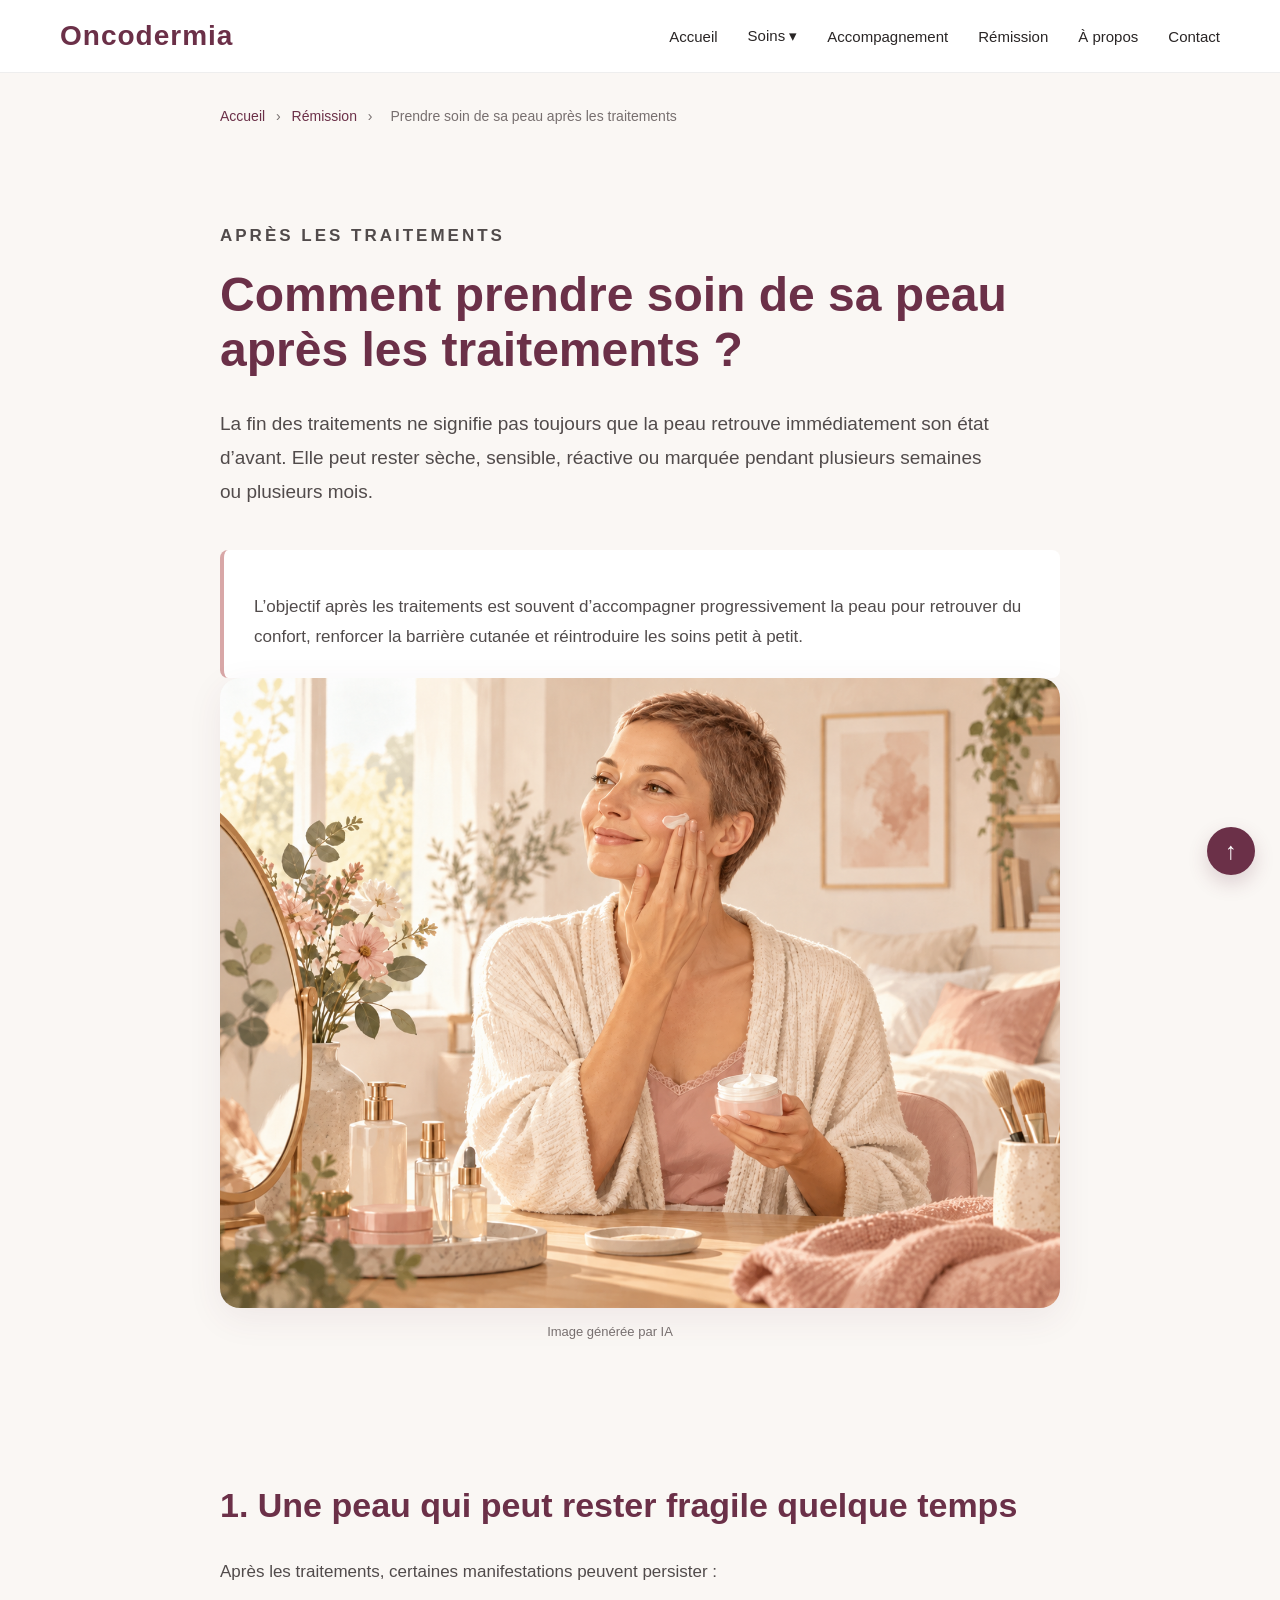
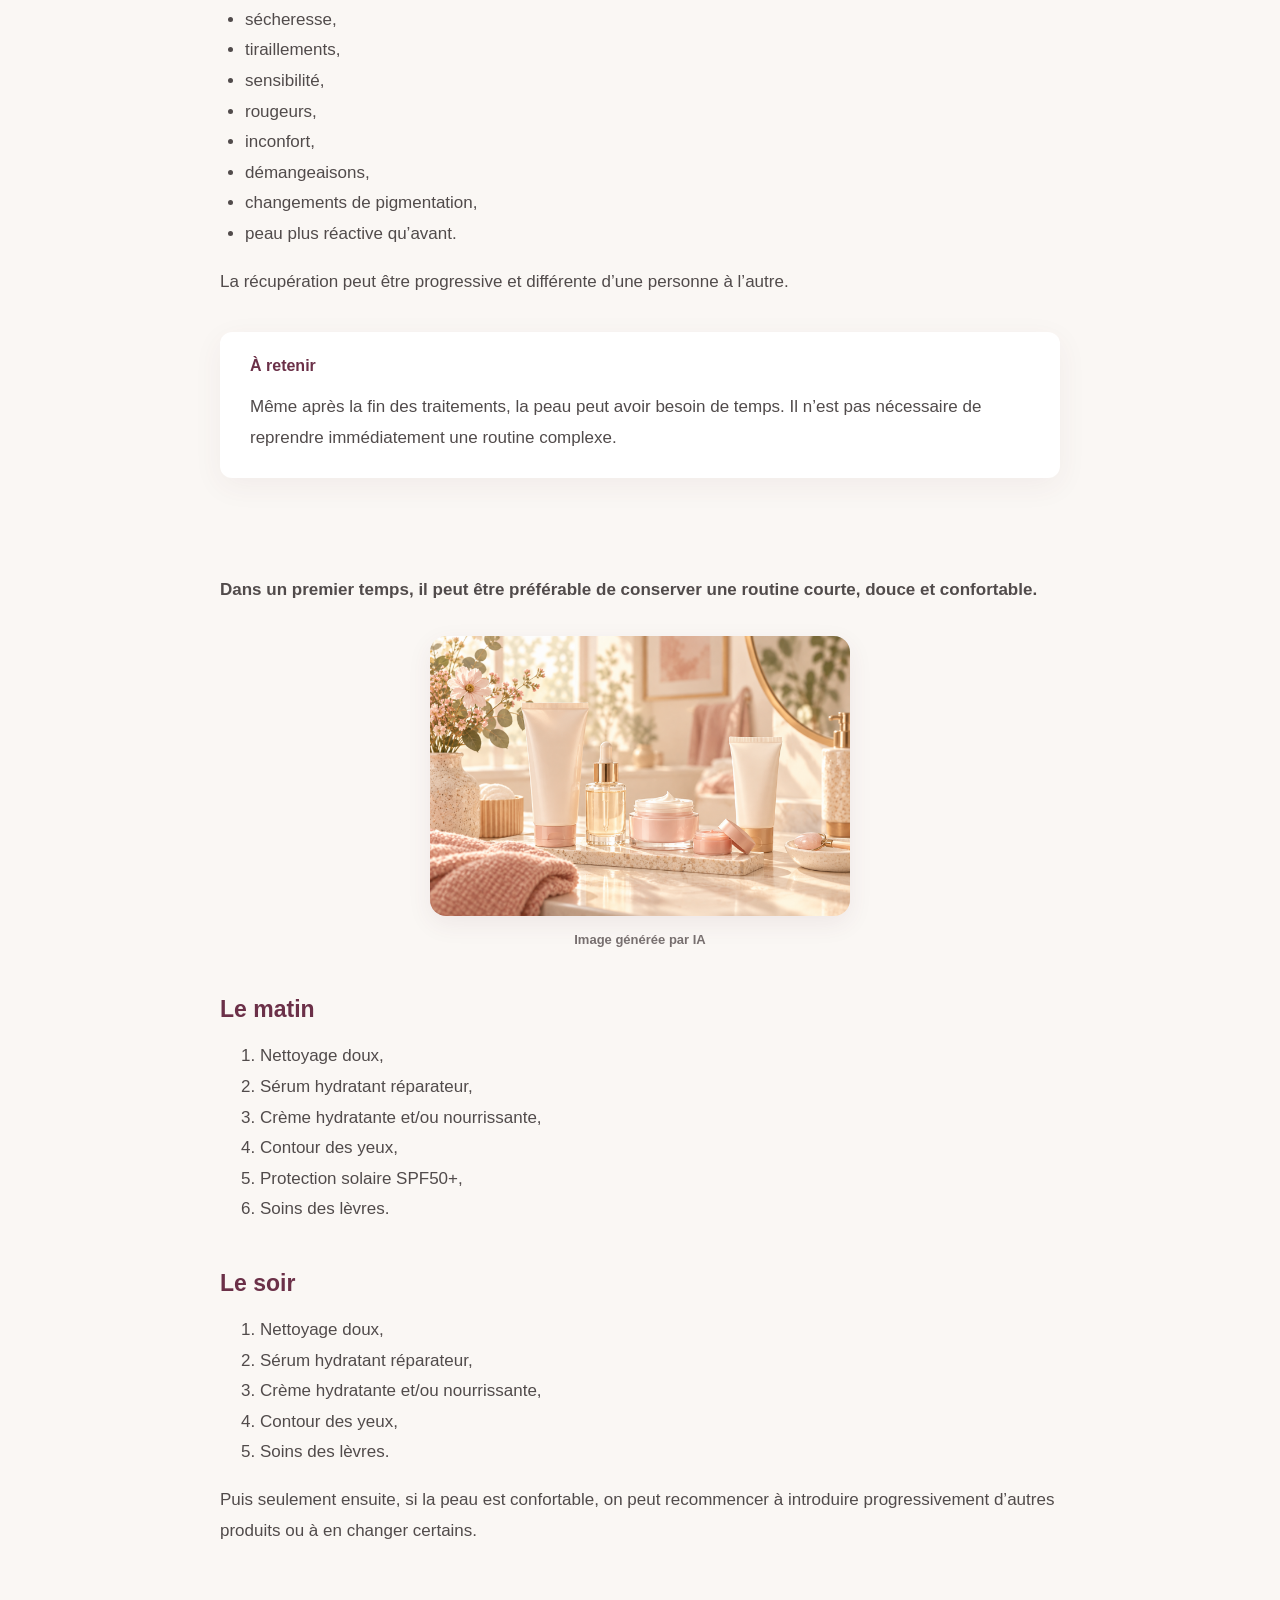
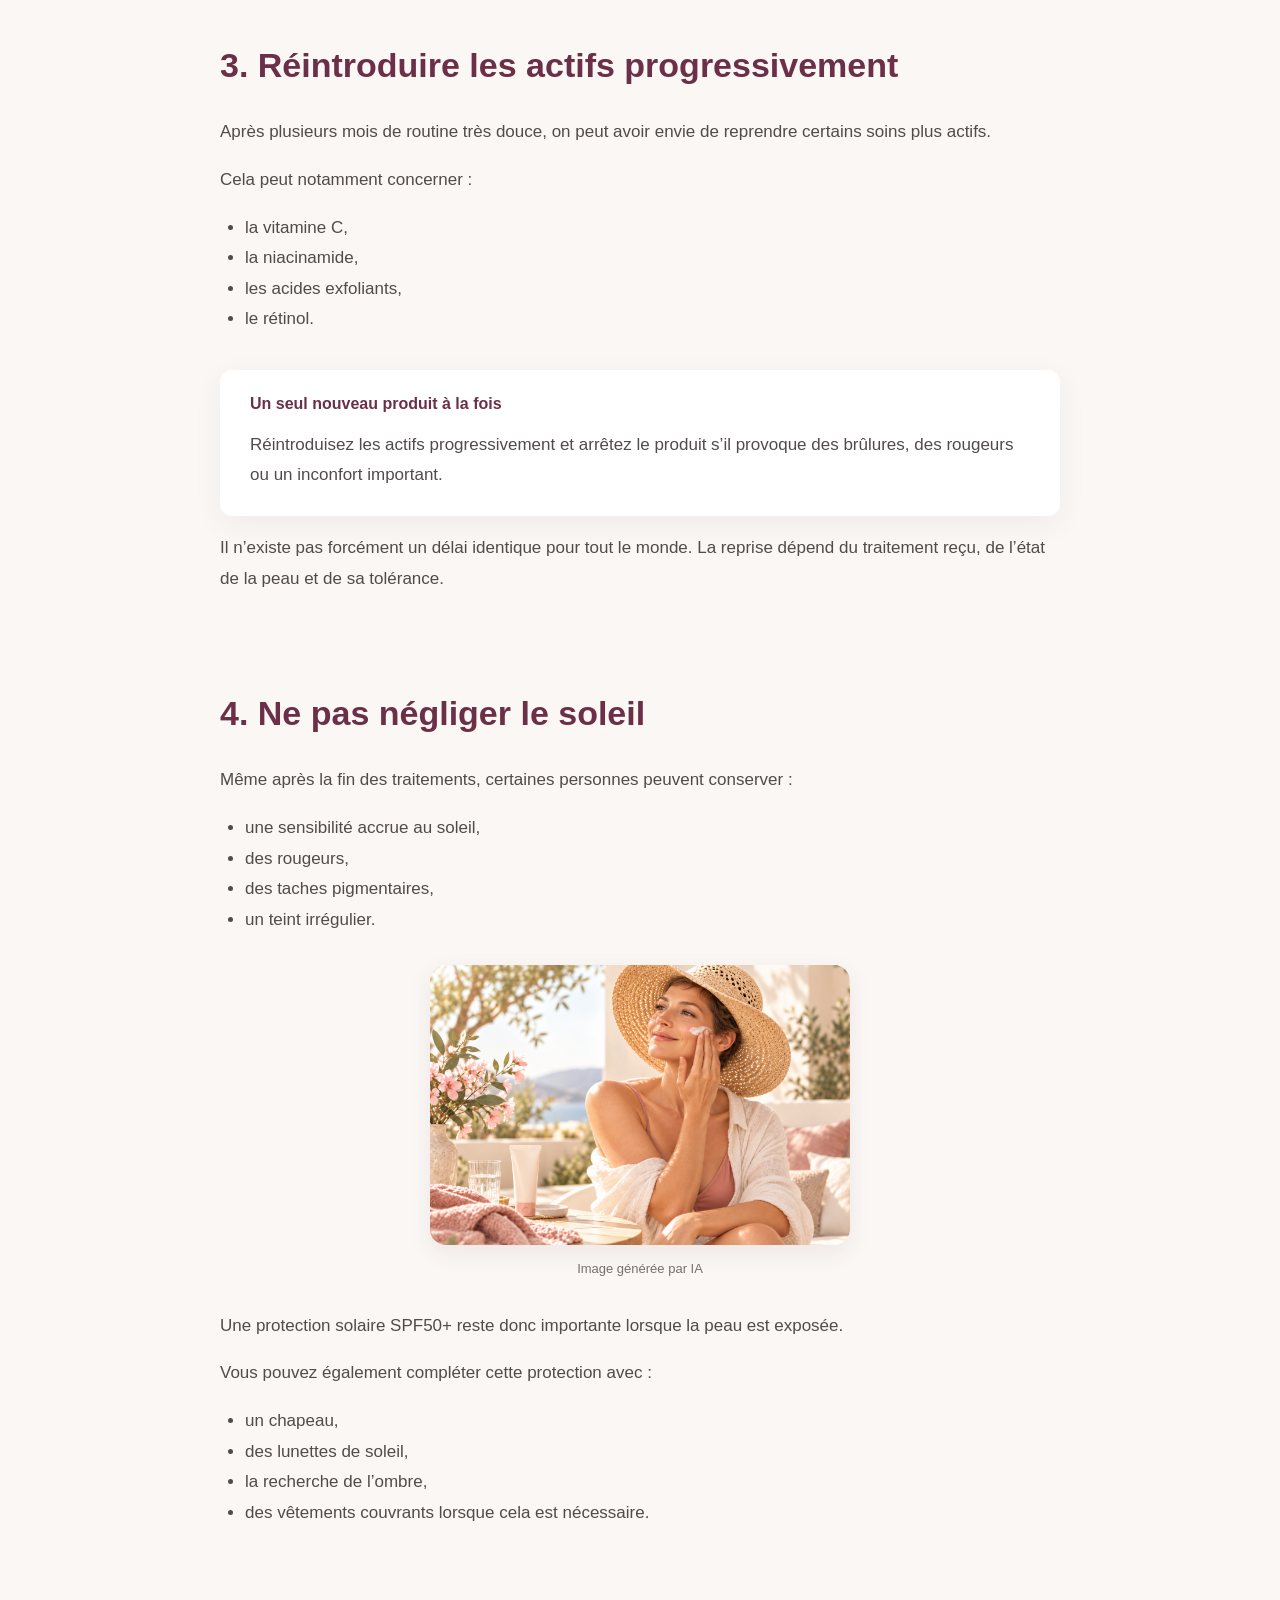
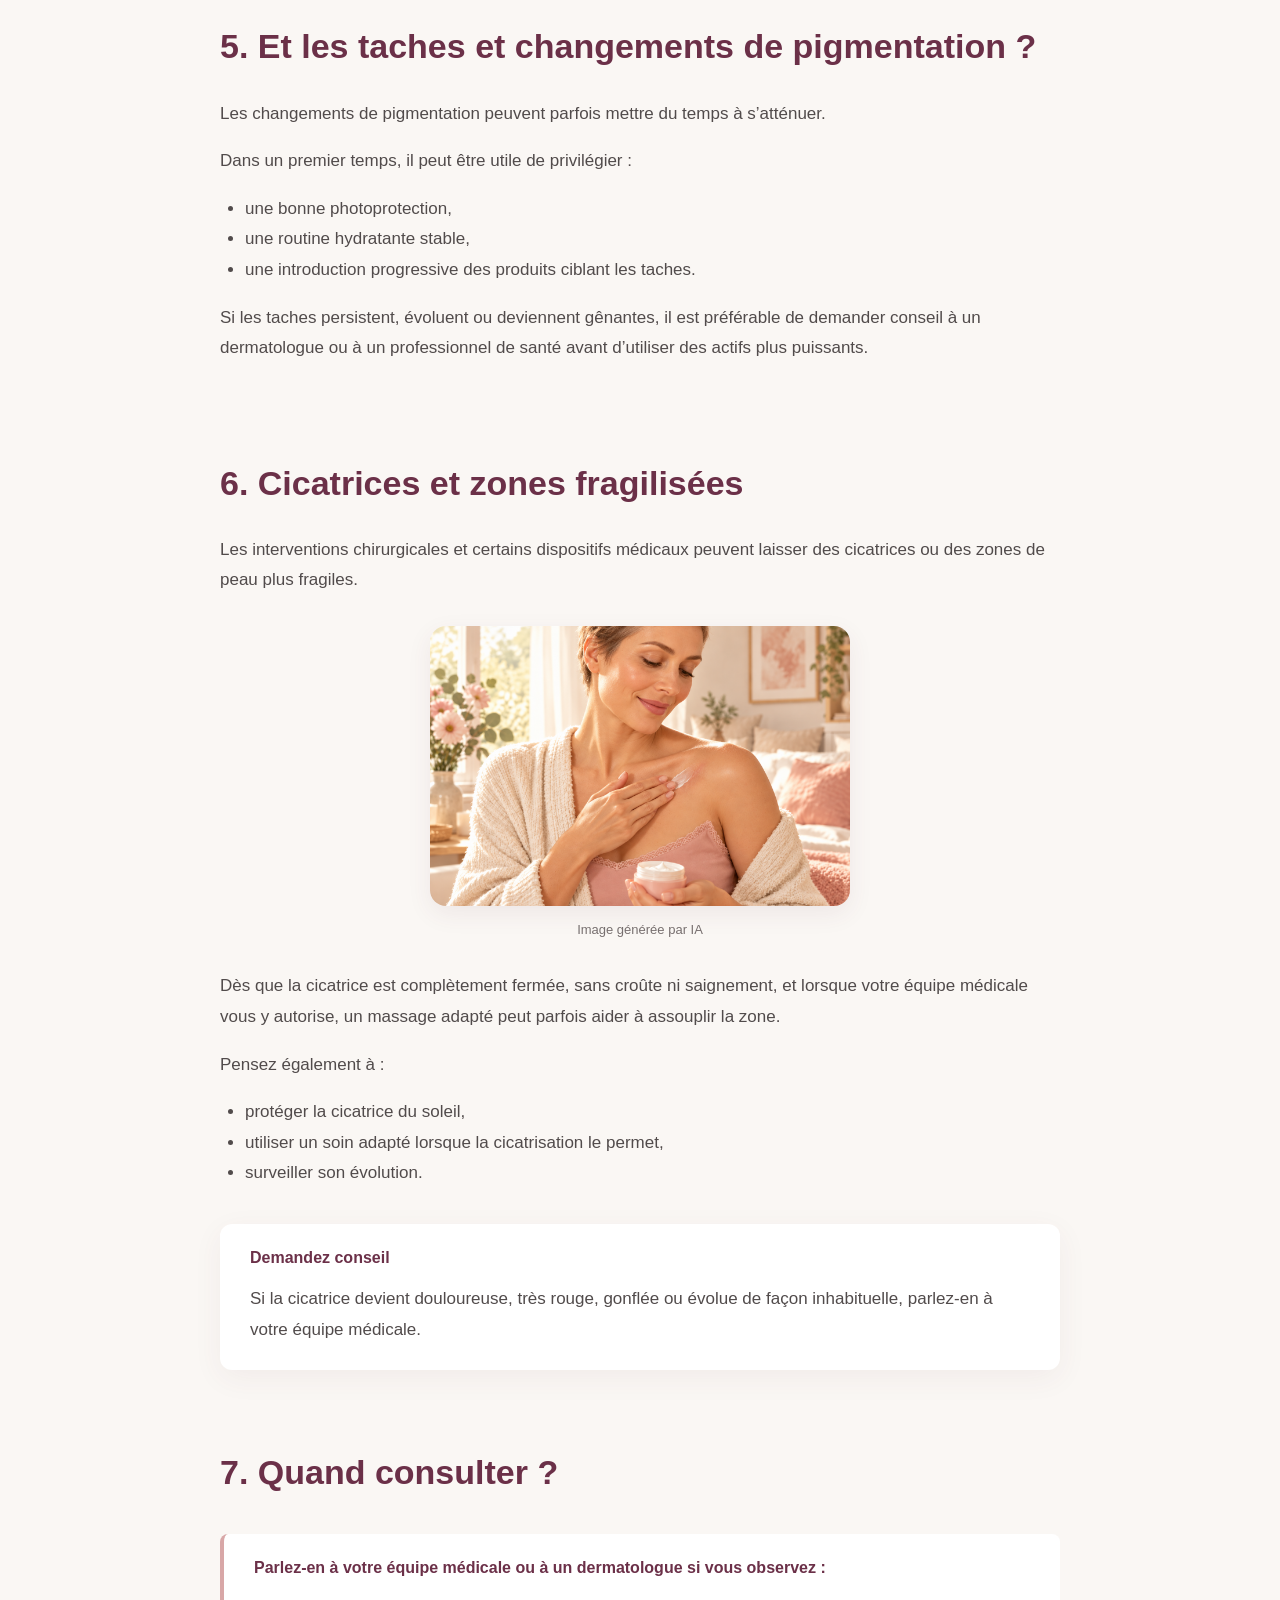
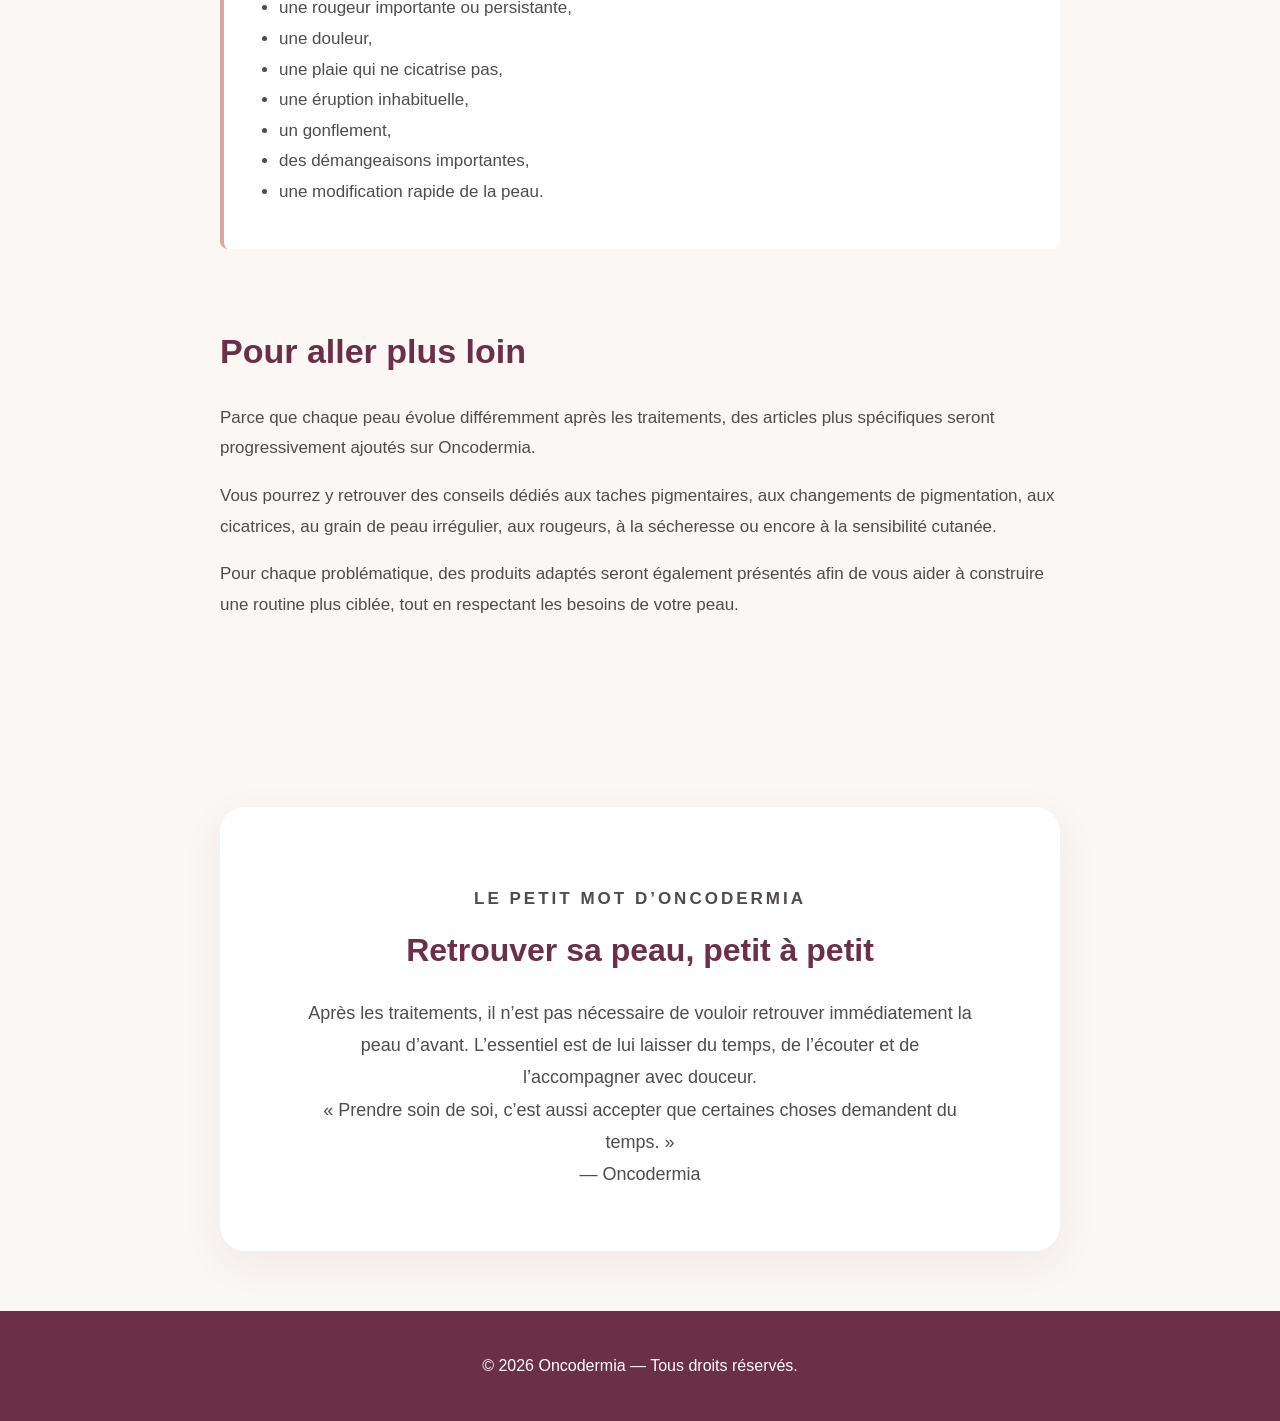
<file: prendre-soin-peau-apres-traitements.html>
<!DOCTYPE html>
<html lang="fr">

<head>
    <meta charset="UTF-8">
    <meta name="viewport" content="width=device-width, initial-scale=1.0">

    <title>Comment prendre soin de sa peau après les traitements ? | Oncodermia</title>

    <link rel="stylesheet" href="style.css">
</head>

<body>

    <!-- =========================
         EN-TÊTE
    ========================== -->

    <header>

        <div class="logo">
            <a href="index.html">
                Oncodermia
            </a>
        </div>

        <button
            class="menu-mobile"
            id="menu-mobile"
            aria-label="Ouvrir le menu"
            aria-expanded="false"
            aria-controls="navigation-principale"
        >
            <span></span>
            <span></span>
            <span></span>
        </button>

        <nav id="navigation-principale">

            <a href="index.html">
                Accueil
            </a>

            <div class="menu-deroulant">

                <a href="index.html#soins">
                    Soins ▾
                </a>

                <div class="sous-menu">

                    <a href="visage.html">
                        Visage
                    </a>

                    <a href="corps.html">
                        Corps
                    </a>

                    <a href="cuir-chevelu.html">
                        Cuir chevelu
                    </a>

                </div>

            </div>

            <a href="accompagnement.html">
                Accompagnement
            </a>

            <a href="remission.html">
                Rémission
            </a>

            <a href="a-propos.html">
                À propos
            </a>

            <a href="contact.html">
                Contact
            </a>

        </nav>

    </header>


    <main>

        <article class="article">

            <!-- =========================
                 FIL D'ARIANE
            ========================== -->

            <div class="fil-ariane">

                <a href="index.html">
                    Accueil
                </a>

                <span>›</span>

                <a href="remission.html">
                    Rémission
                </a>

                <span>›</span>

                <span>
                    Prendre soin de sa peau après les traitements
                </span>

            </div>


            <!-- =========================
                 INTRODUCTION
            ========================== -->

            <section class="article-intro">

                <p class="petit-titre">
                    APRÈS LES TRAITEMENTS
                </p>

                <h1>
                    Comment prendre soin de sa peau après les traitements ?
                </h1>

                <p class="article-chapeau">
                    La fin des traitements ne signifie pas toujours que la peau retrouve
                    immédiatement son état d’avant. Elle peut rester sèche, sensible,
                    réactive ou marquée pendant plusieurs semaines ou plusieurs mois.
                </p>

                <div class="encadre-information">

                    <p>
                        L’objectif après les traitements est souvent d’accompagner
                        progressivement la peau pour retrouver du confort, renforcer
                        la barrière cutanée et réintroduire les soins petit à petit.
                    </p>

                </div>

<!-- =========================
     IMAGE PRINCIPALE
========================== -->

 <div class="image-article-principale">

        <img
            src="images/articles/peau-apres-traitements-cancer.png"
            alt="Femme prenant soin de sa peau après les traitements"
        >

        <p class="legende-image">
            Image générée par IA
        </p>

    </div>

</section>



            <!-- =========================
                 1. PEAU FRAGILE
            ========================== -->

           <section class="article-contenu section-apres-image">

                <h2>
                    1. Une peau qui peut rester fragile quelque temps
                </h2>

                <p>
                    Après les traitements, certaines manifestations peuvent persister :
                </p>

                <ul>
                    <li>sécheresse,</li>
                    <li>tiraillements,</li>
                    <li>sensibilité,</li>
                    <li>rougeurs,</li>
                    <li>inconfort,</li>
                    <li>démangeaisons,</li>
                    <li>changements de pigmentation,</li>
                    <li>peau plus réactive qu’avant.</li>
                </ul>

                <p>
                    La récupération peut être progressive et différente d’une personne
                    à l’autre.
                </p>

                <div class="encadre-conseil">

                    <strong>
                        À retenir
                    </strong>

                    <p>
                        Même après la fin des traitements, la peau peut avoir besoin de temps.
                        Il n’est pas nécessaire de reprendre immédiatement une routine complexe.
                    </p>

                </div>

            </section>


            <!-- =========================
                 2. ROUTINE SIMPLE
            ========================== -->

            <section class="article-contenu">

                <h2>
                    <p>
    Dans un premier temps, il peut être préférable de conserver une routine
    courte, douce et confortable.
</p>

<div class="article-image-simple">

    <img
          class="image-secondaire-article"
        src="images/articles/routine-apres-traitements.png"
        alt="Routine de soins douce après les traitements"
    >

    <p class="legende-image">
        Image générée par IA
    </p>

</div>

<h3>
    Le matin
</h3>

                <ol>
                    <li>Nettoyage doux,</li>
                    <li>Sérum hydratant réparateur,</li>
                    <li>Crème hydratante et/ou nourrissante,</li>
                    <li>Contour des yeux,</li>
                    <li>Protection solaire SPF50+,</li>
                    <li>Soins des lèvres.</li>
                </ol>

                <h3>
                    Le soir
                </h3>

                <ol>
                    <li>Nettoyage doux,</li>
                    <li>Sérum hydratant réparateur,</li>
                    <li>Crème hydratante et/ou nourrissante,</li>
                    <li>Contour des yeux,</li>
                    <li>Soins des lèvres.</li>
                </ol>

                <p>
                    Puis seulement ensuite, si la peau est confortable, on peut recommencer
                    à introduire progressivement d’autres produits ou à en changer certains.
                </p>

            </section>


            <!-- =========================
                 3. ACTIFS
            ========================== -->

            <section class="article-contenu">

                <h2>
                    3. Réintroduire les actifs progressivement
                </h2>

                <p>
                    Après plusieurs mois de routine très douce, on peut avoir envie de reprendre
                    certains soins plus actifs.
                </p>

                <p>
                    Cela peut notamment concerner :
                </p>

                <ul>
                    <li>la vitamine C,</li>
                    <li>la niacinamide,</li>
                    <li>les acides exfoliants,</li>
                    <li>le rétinol.</li>
                </ul>

                <div class="encadre-conseil">

                    <strong>
                        Un seul nouveau produit à la fois
                    </strong>

                    <p>
                        Réintroduisez les actifs progressivement et arrêtez le produit
                        s’il provoque des brûlures, des rougeurs ou un inconfort important.
                    </p>

                </div>

                <p>
                    Il n’existe pas forcément un délai identique pour tout le monde.
                    La reprise dépend du traitement reçu, de l’état de la peau et de sa tolérance.
                </p>

            </section>


            <!-- =========================
                 4. SOLEIL
            ========================== -->

            <section class="article-contenu">

                <h2>
                    4. Ne pas négliger le soleil
                </h2>

                <p>
                    Même après la fin des traitements, certaines personnes peuvent conserver :
                </p>

                <ul>
                    <li>une sensibilité accrue au soleil,</li>
                    <li>des rougeurs,</li>
                    <li>des taches pigmentaires,</li>
                    <li>un teint irrégulier.</li>
                </ul>
<div class="article-image-simple">

    <img
          class="image-secondaire-article"
        src="images/articles/soleil-apres-traitements.png"
        alt="Femme protégeant sa peau du soleil après les traitements"
    >

    <p class="legende-image">
        Image générée par IA
    </p>

</div>
                <p>
                    Une protection solaire SPF50+ reste donc importante lorsque la peau
                    est exposée.
                </p>

                <p>
                    Vous pouvez également compléter cette protection avec :
                </p>

                <ul>
                    <li>un chapeau,</li>
                    <li>des lunettes de soleil,</li>
                    <li>la recherche de l’ombre,</li>
                    <li>des vêtements couvrants lorsque cela est nécessaire.</li>
                </ul>

            </section>


            <!-- =========================
                 5. PIGMENTATION
            ========================== -->

            <section class="article-contenu">

                <h2>
                    5. Et les taches et changements de pigmentation ?
                </h2>

                <p>
                    Les changements de pigmentation peuvent parfois mettre du temps
                    à s’atténuer.
                </p>

                <p>
                    Dans un premier temps, il peut être utile de privilégier :
                </p>

                <ul>
                    <li>une bonne photoprotection,</li>
                    <li>une routine hydratante stable,</li>
                    <li>une introduction progressive des produits ciblant les taches.</li>
                </ul>

                <p>
                    Si les taches persistent, évoluent ou deviennent gênantes, il est préférable
                    de demander conseil à un dermatologue ou à un professionnel de santé avant
                    d’utiliser des actifs plus puissants.
                </p>

            </section>


            <!-- =========================
                 6. CICATRICES
            ========================== -->

            <section class="article-contenu">

                <h2>
                    6. Cicatrices et zones fragilisées
                </h2>

                <p>
                    Les interventions chirurgicales et certains dispositifs médicaux peuvent
                    laisser des cicatrices ou des zones de peau plus fragiles.
                </p>
<div class="article-image-simple">

    <img
          class="image-secondaire-article"
        src="images/articles/cicatrices-apres-traitements.png"
        alt="Soin doux d'une cicatrice après les traitements"
    >

    <p class="legende-image">
        Image générée par IA
    </p>

</div>
                <p>
                    Dès que la cicatrice est complètement fermée, sans croûte ni saignement,
                    et lorsque votre équipe médicale vous y autorise, un massage adapté peut
                    parfois aider à assouplir la zone.
                </p>

                <p>
                    Pensez également à :
                </p>

                <ul>
                    <li>protéger la cicatrice du soleil,</li>
                    <li>utiliser un soin adapté lorsque la cicatrisation le permet,</li>
                    <li>surveiller son évolution.</li>
                </ul>

                <div class="encadre-conseil">

                    <strong>
                        Demandez conseil
                    </strong>

                    <p>
                        Si la cicatrice devient douloureuse, très rouge, gonflée ou évolue
                        de façon inhabituelle, parlez-en à votre équipe médicale.
                    </p>

                </div>

            </section>


            <!-- =========================
                 7. QUAND CONSULTER
            ========================== -->

            <section class="article-contenu">

                <h2>
                    7. Quand consulter ?
                </h2>

                <div class="encadre-information">

                    <strong>
                        Parlez-en à votre équipe médicale ou à un dermatologue si vous observez :
                    </strong>

                    <ul>
                        <li>une rougeur importante ou persistante,</li>
                        <li>une douleur,</li>
                        <li>une plaie qui ne cicatrise pas,</li>
                        <li>une éruption inhabituelle,</li>
                        <li>un gonflement,</li>
                        <li>des démangeaisons importantes,</li>
                        <li>une modification rapide de la peau.</li>
                    </ul>

                </div>

            </section>


            <!-- =========================
                 POUR ALLER PLUS LOIN
            ========================== -->

            <section class="article-contenu">

                <h2>
                    Pour aller plus loin
                </h2>

                <p>
                    Parce que chaque peau évolue différemment après les traitements,
                    des articles plus spécifiques seront progressivement ajoutés sur Oncodermia.
                </p>

                <p>
                    Vous pourrez y retrouver des conseils dédiés aux taches pigmentaires,
                    aux changements de pigmentation, aux cicatrices, au grain de peau irrégulier,
                    aux rougeurs, à la sécheresse ou encore à la sensibilité cutanée.
                </p>

                <p>
                    Pour chaque problématique, des produits adaptés seront également présentés
                    afin de vous aider à construire une routine plus ciblée,
                    tout en respectant les besoins de votre peau.
                </p>

            </section>


            <!-- =========================
                 MOT DE FIN
            ========================== -->

            <section class="article-contenu">

                <div class="mot-fin-oncodermia">

                    <p class="petit-titre">
                        LE PETIT MOT D’ONCODERMIA
                    </p>

                    <h2>
                        Retrouver sa peau, petit à petit
                    </h2>

                    <p class="texte-mot-fin">
                        Après les traitements, il n’est pas nécessaire de vouloir retrouver
                        immédiatement la peau d’avant. L’essentiel est de lui laisser du temps,
                        de l’écouter et de l’accompagner avec douceur.
                    </p>

                    <p class="texte-mot-fin">
                        « Prendre soin de soi, c’est aussi accepter que certaines choses
                        demandent du temps. »
                    </p>

                    <p class="texte-mot-fin">
                        — Oncodermia
                    </p>

                </div>

            </section>

        </article>

    </main>


    <!-- =========================
         PIED DE PAGE
    ========================== -->

    <footer>

        <p>
            © 2026 Oncodermia — Tous droits réservés.
        </p>

    </footer>


    <script src="script.js"></script>

    <a href="#" class="bouton-haut" aria-label="Revenir en haut">
        ↑
    </a>

</body>

</html>
</file>
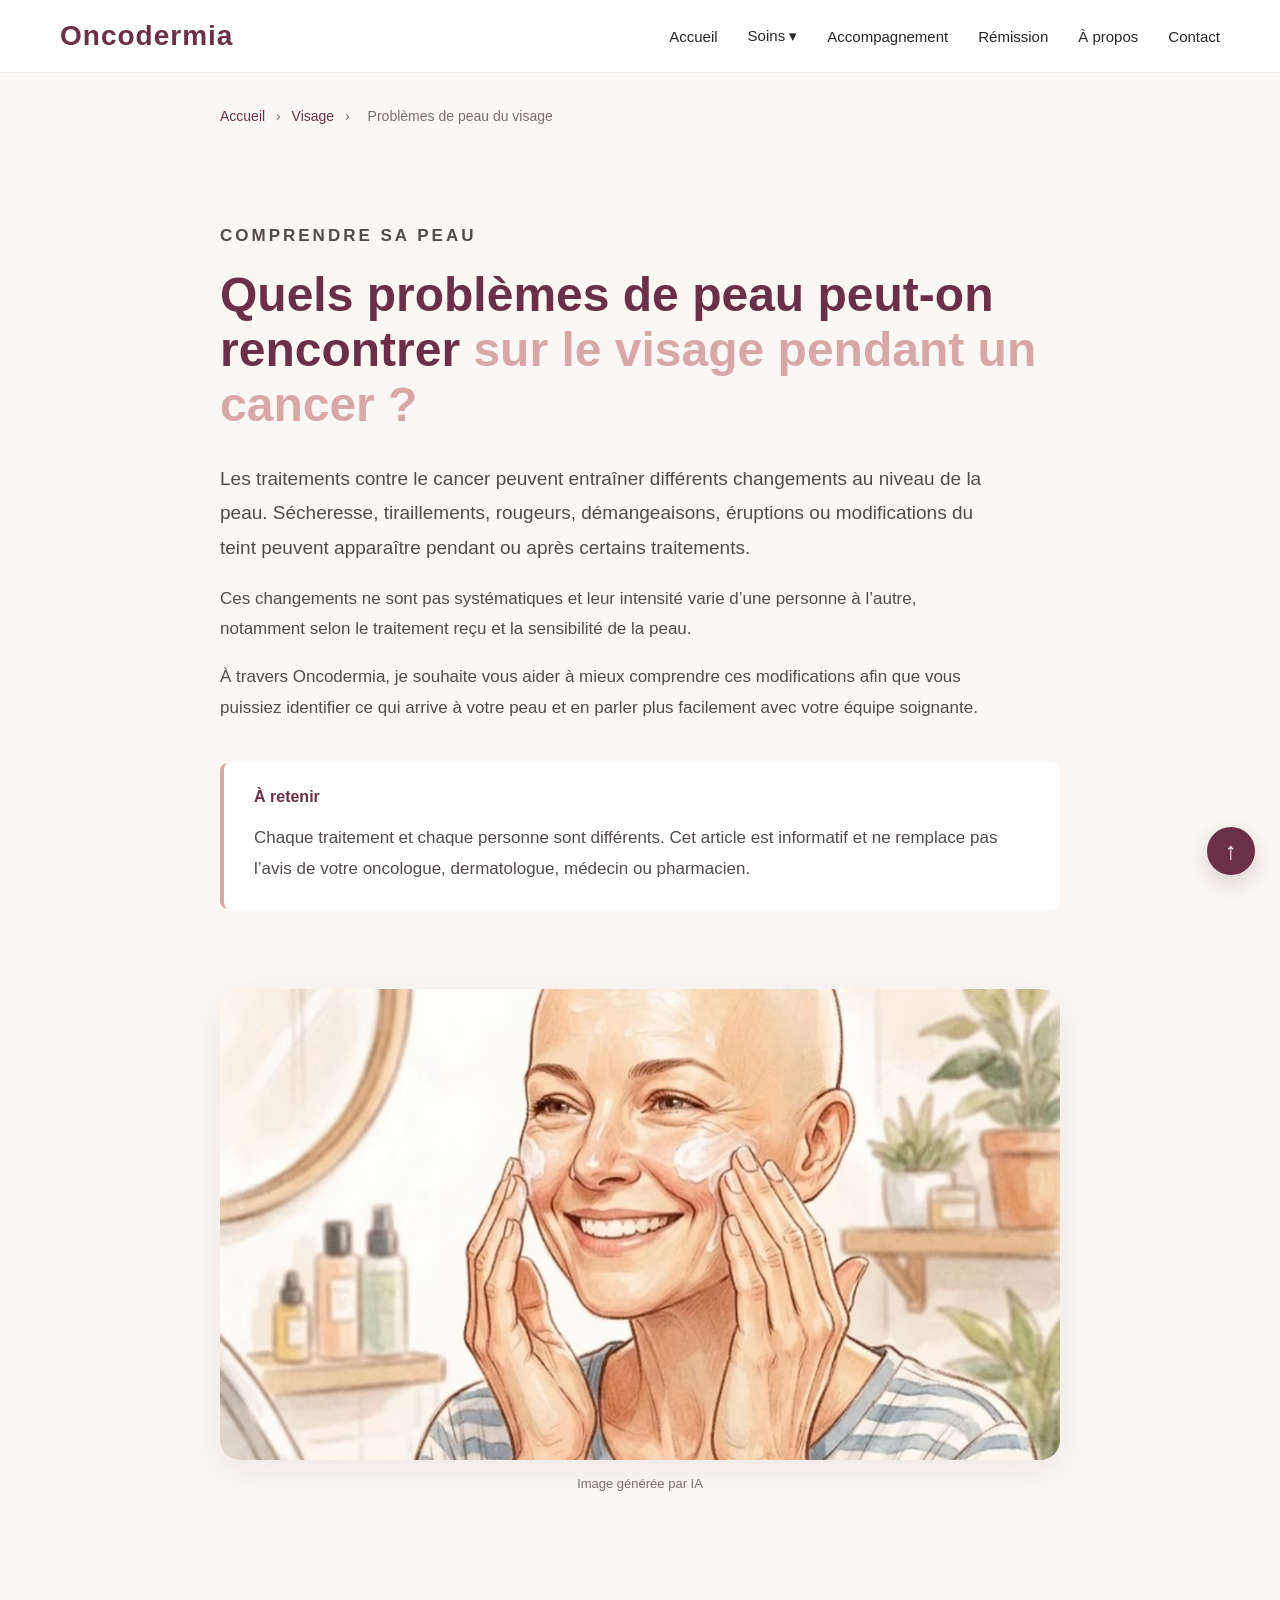
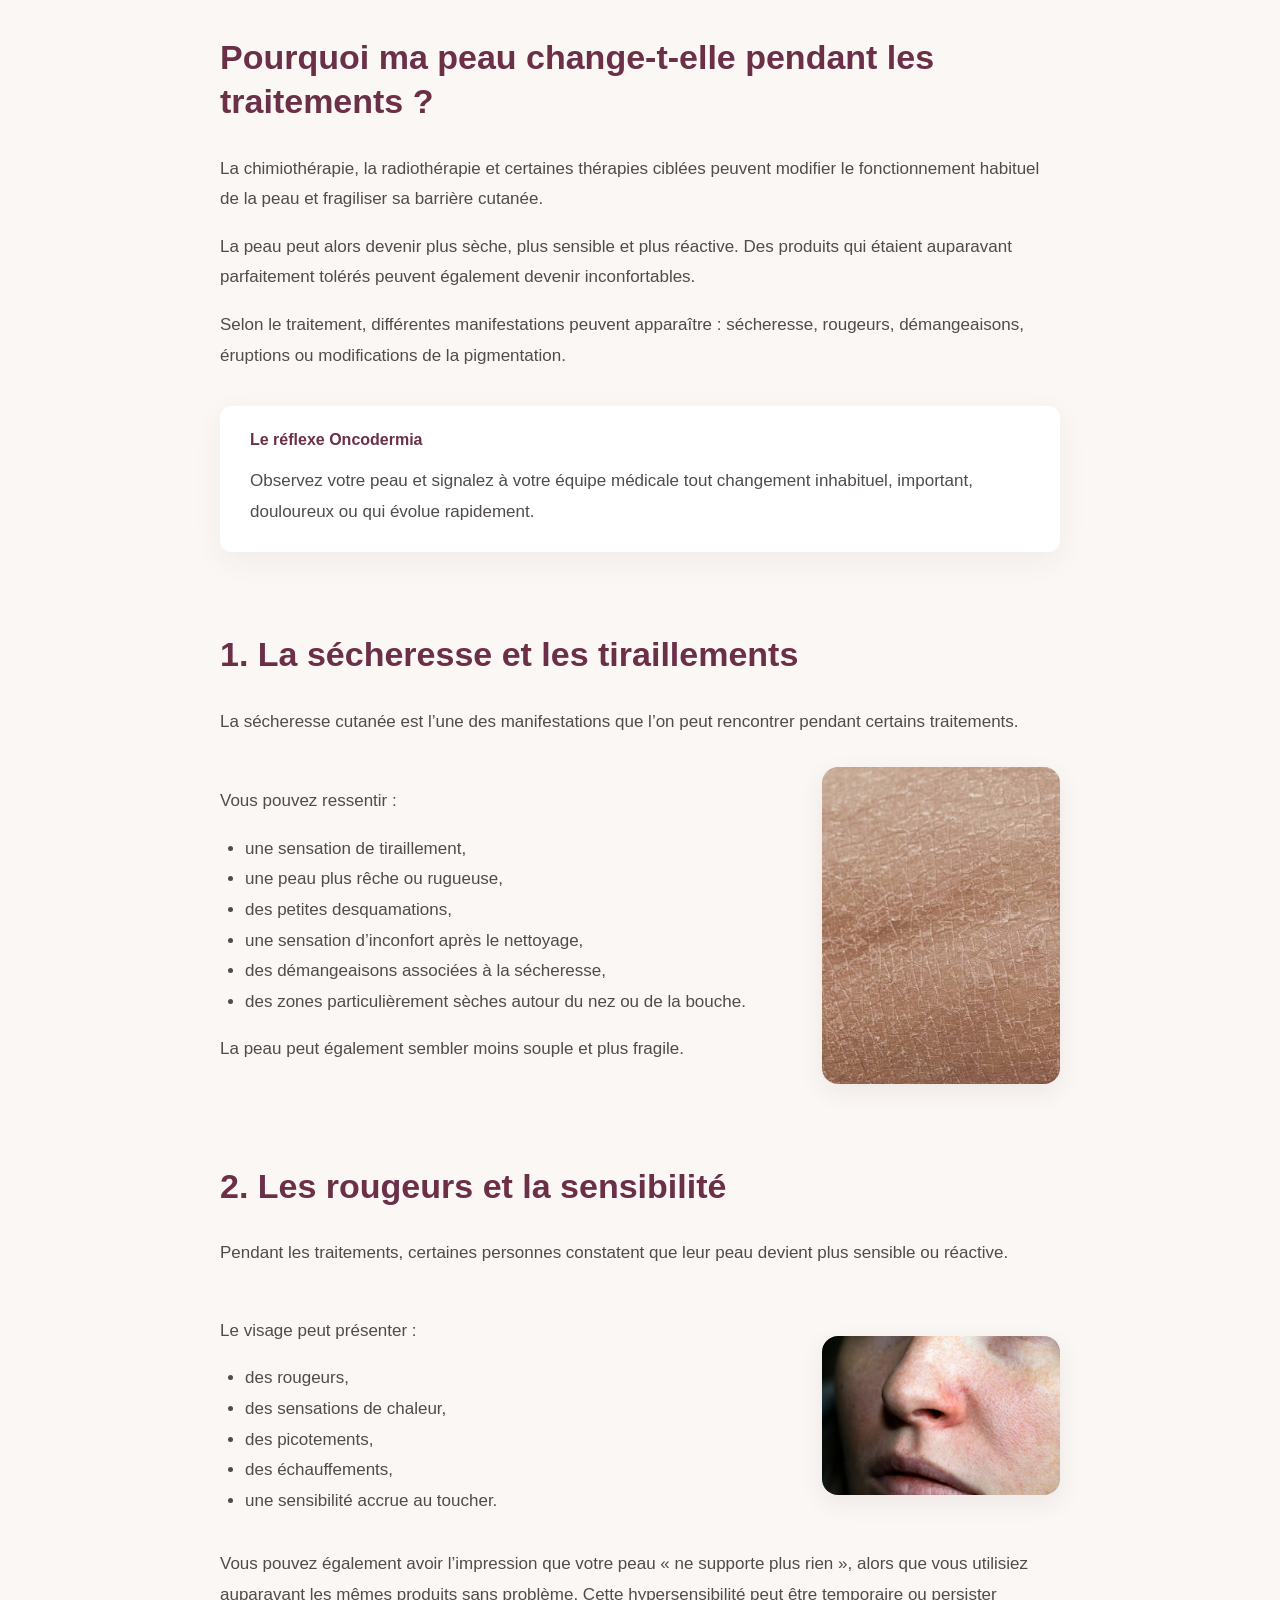
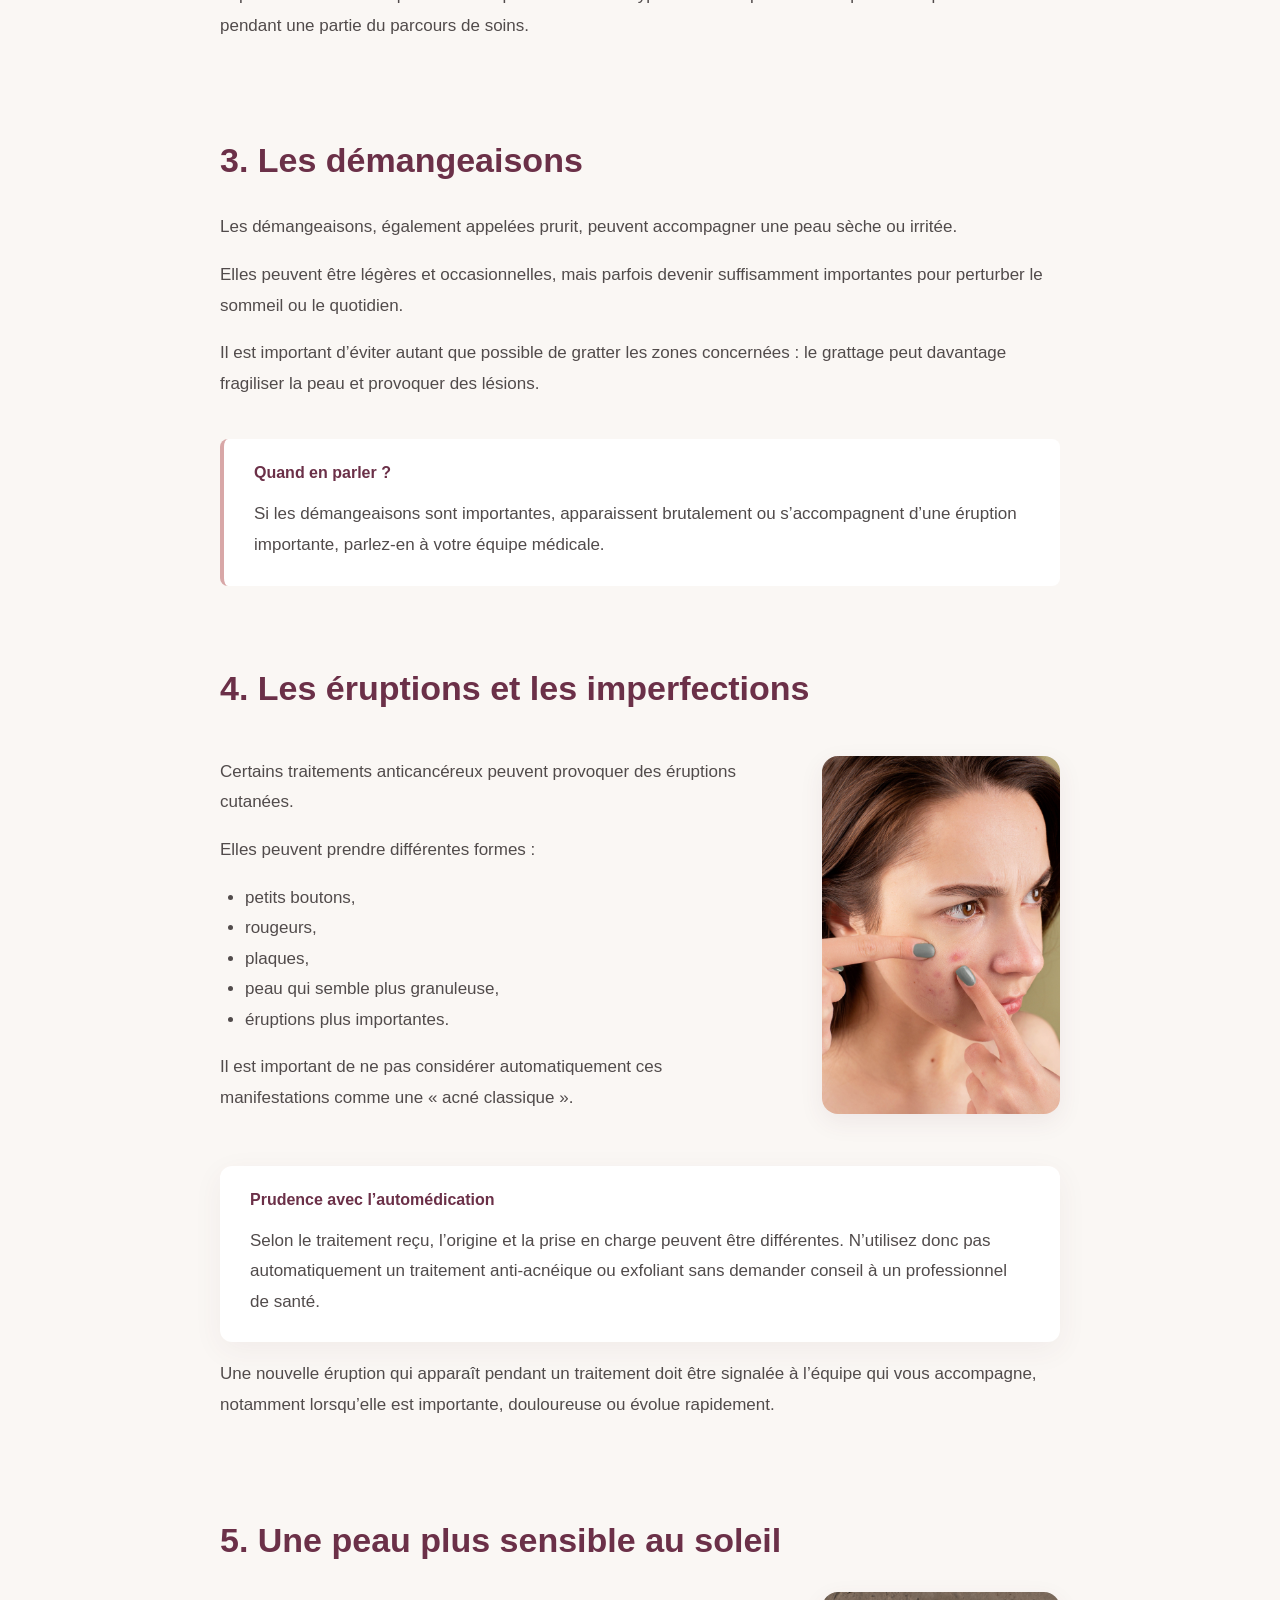
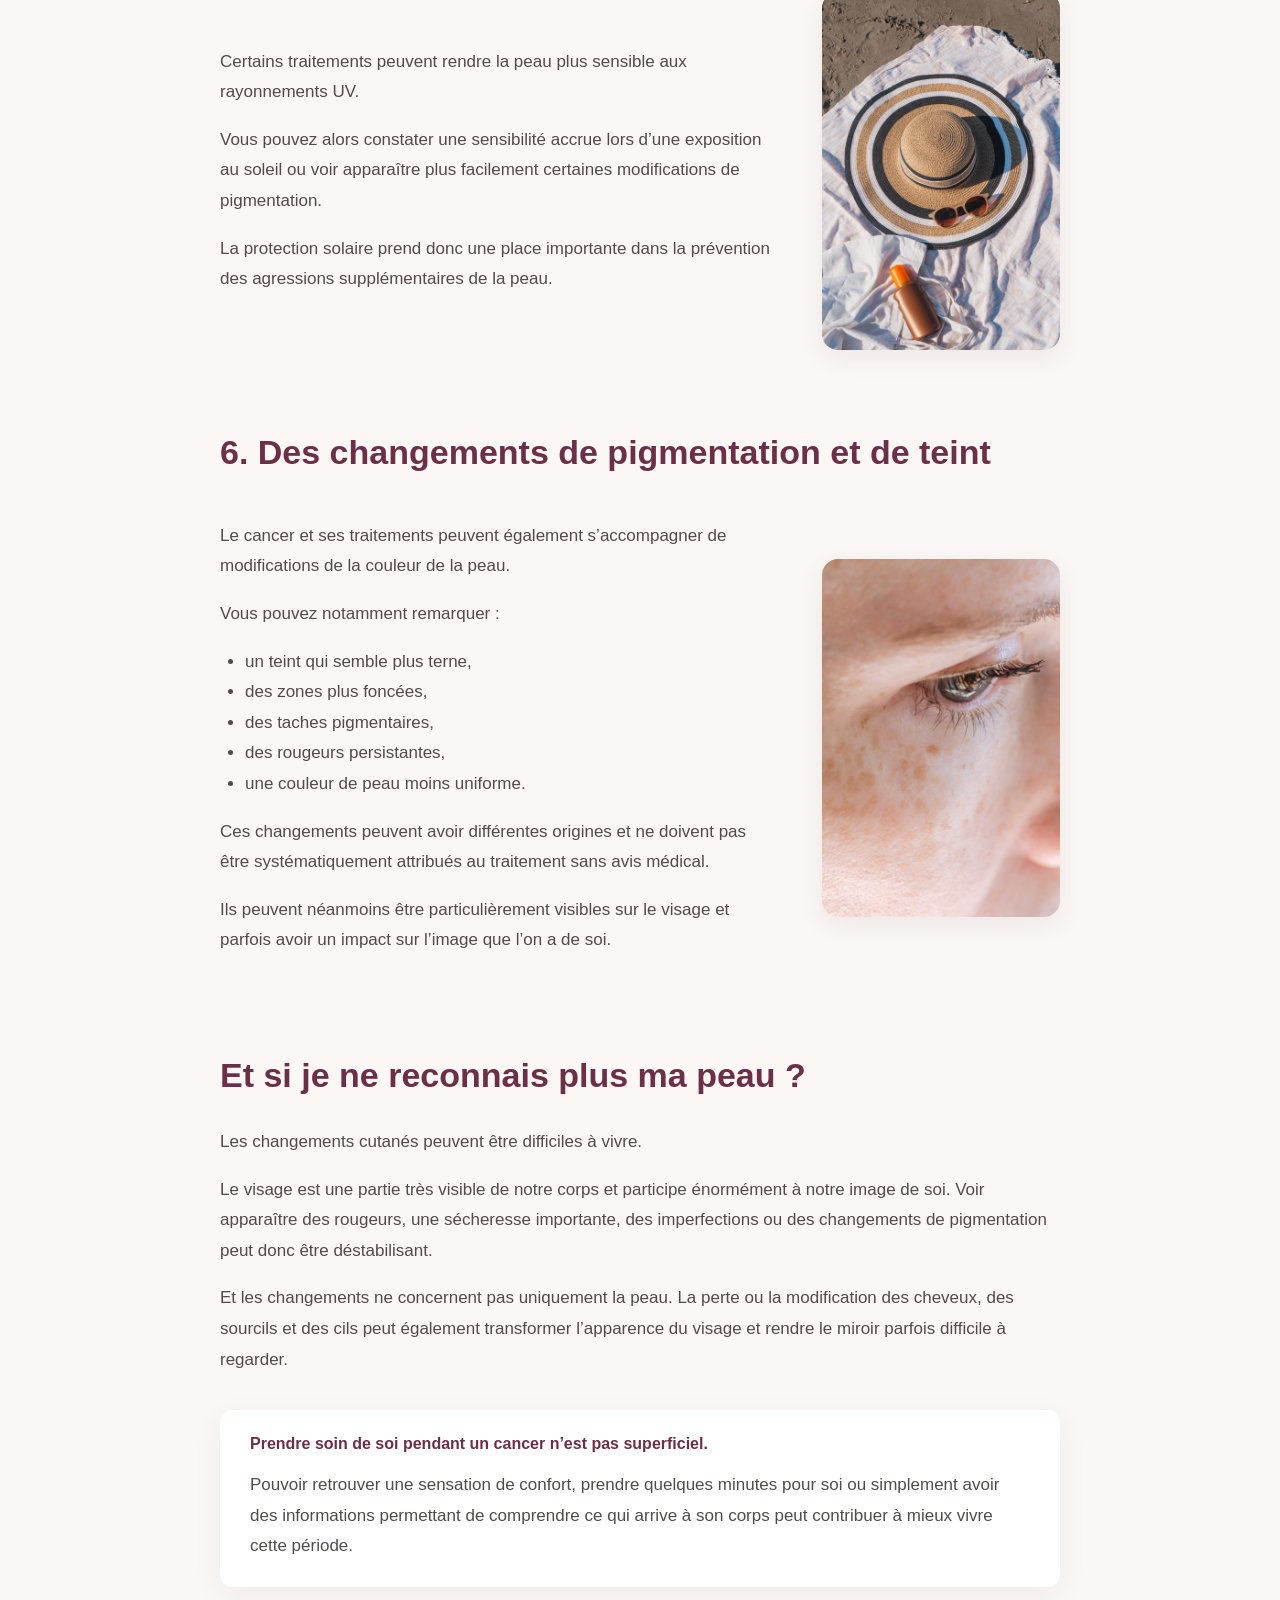
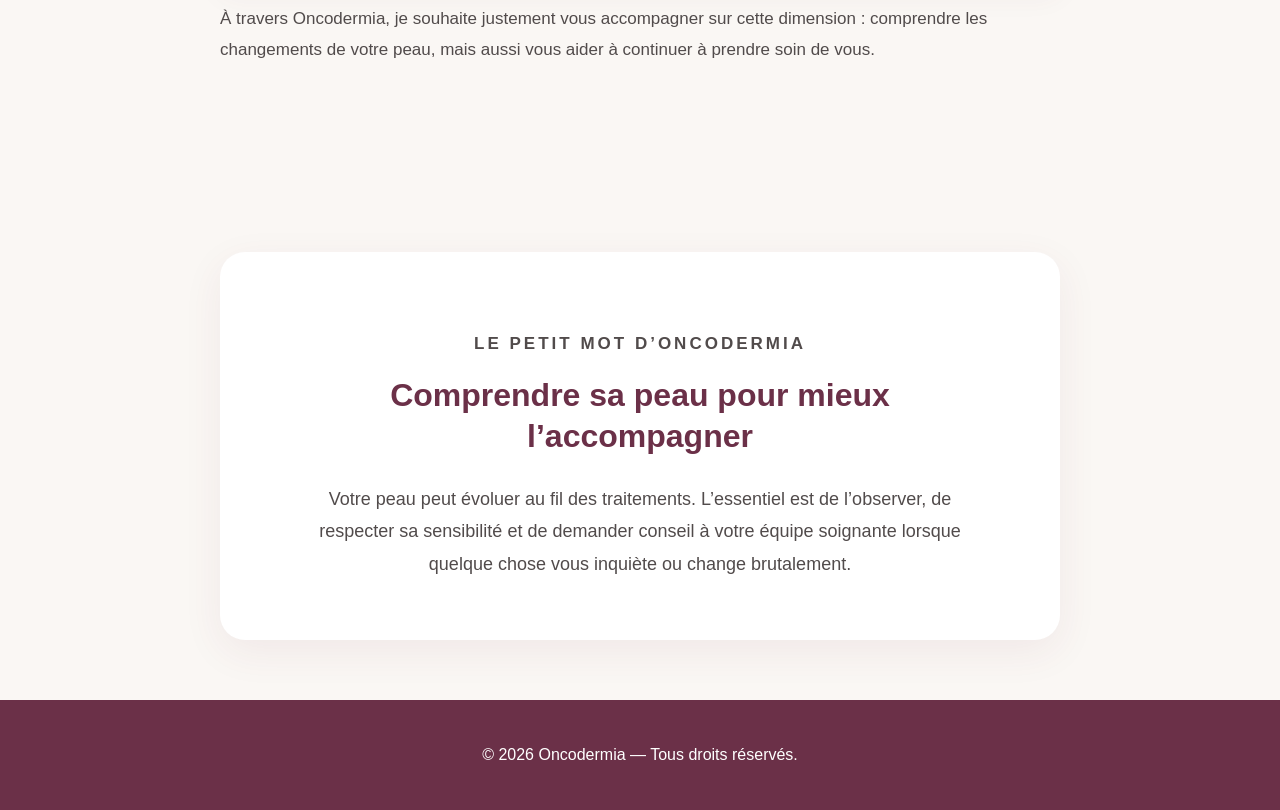
<file: problemes-peau-visage-cancer.html>
<!DOCTYPE html>
<html lang="fr">

<head>
    <meta charset="UTF-8">
    <meta name="viewport" content="width=device-width, initial-scale=1.0">

    <title>Quels problèmes de peau peut-on rencontrer sur le visage pendant un cancer ? | Oncodermia</title>

    <link rel="stylesheet" href="style.css">
</head>

<body>

    <!-- =========================
         EN-TÊTE
    ========================== -->

    <header>

        <div class="logo">
            <a href="index.html">
                Oncodermia
            </a>
        </div>

        <!-- Bouton menu mobile -->
        <button
            class="menu-mobile"
            id="menu-mobile"
            aria-label="Ouvrir le menu"
            aria-expanded="false"
            aria-controls="navigation-principale"
        >
            <span></span>
            <span></span>
            <span></span>
        </button>

        <nav id="navigation-principale">

            <a href="index.html">
                Accueil
            </a>

            <div class="menu-deroulant">

                <a href="index.html#soins">
                    Soins ▾
                </a>

                <div class="sous-menu">

                    <a href="visage.html">
                        Visage
                    </a>

                    <a href="corps.html">
                        Corps
                    </a>

                    <a href="cuir-chevelu.html">
                        Cuir chevelu
                    </a>

                </div>

            </div>

            <a href="accompagnement.html">
                Accompagnement
            </a>

            <a href="remission.html">
                Rémission
            </a>

            <a href="a-propos.html">
                À propos
            </a>

            <a href="contact.html">
                Contact
            </a>

        </nav>

    </header>


    <main>

        <!-- =========================
             ARTICLE
        ========================== -->

        <article class="article">

            <!-- FIL D'ARIANE -->

            <div class="fil-ariane">

                <a href="index.html">
                    Accueil
                </a>

                <span>›</span>

                <a href="visage.html">
                    Visage
                </a>

                <span>›</span>

                <span>
                    Problèmes de peau du visage
                </span>

            </div>


            <!-- =========================
                 INTRODUCTION
            ========================== -->

            <section class="article-intro">

                <p class="petit-titre">
                    COMPRENDRE SA PEAU
                </p>

                <h1>
                    Quels problèmes de peau peut-on rencontrer
                    <span>sur le visage pendant un cancer ?</span>
                </h1>

                <p class="article-chapeau">
                    Les traitements contre le cancer peuvent entraîner différents changements
                    au niveau de la peau. Sécheresse, tiraillements, rougeurs, démangeaisons,
                    éruptions ou modifications du teint peuvent apparaître pendant ou après
                    certains traitements.
                </p>

                <p>
                    Ces changements ne sont pas systématiques et leur intensité varie d’une
                    personne à l’autre, notamment selon le traitement reçu et la sensibilité
                    de la peau.
                </p>

                <p>
                    À travers Oncodermia, je souhaite vous aider à mieux comprendre ces
                    modifications afin que vous puissiez identifier ce qui arrive à votre peau
                    et en parler plus facilement avec votre équipe soignante.
                </p>

                <div class="encadre-information">

                    <strong>
                        À retenir
                    </strong>

                    <p>
                        Chaque traitement et chaque personne sont différents. Cet article est
                        informatif et ne remplace pas l’avis de votre oncologue, dermatologue,
                        médecin ou pharmacien.
                    </p>

                </div>

            </section>


            <!-- =========================
                 IMAGE PRINCIPALE
            ========================== -->

            <section class="article-contenu section-image-principale">

                <div class="image-article-principale">

                    <img
                        src="images/articles/problemes-peau-visage-cancer.jpg"
                        alt="Illustration d'une femme appliquant une crème sur son visage"
                    >

                    <p class="legende-image">
                        Image générée par IA
                    </p>

                </div>

            </section>


            <!-- =========================
                 POURQUOI LA PEAU CHANGE
            ========================== -->

            <section class="article-contenu section-apres-image">

                <h2>
                    Pourquoi ma peau change-t-elle pendant les traitements ?
                </h2>

                <p>
                    La chimiothérapie, la radiothérapie et certaines thérapies ciblées peuvent
                    modifier le fonctionnement habituel de la peau et fragiliser sa barrière
                    cutanée.
                </p>

                <p>
                    La peau peut alors devenir plus sèche, plus sensible et plus réactive.
                    Des produits qui étaient auparavant parfaitement tolérés peuvent également
                    devenir inconfortables.
                </p>

                <p>
                    Selon le traitement, différentes manifestations peuvent apparaître :
                    sécheresse, rougeurs, démangeaisons, éruptions ou modifications de la
                    pigmentation.
                </p>

                <div class="encadre-conseil">

                    <strong>
                        Le réflexe Oncodermia
                    </strong>

                    <p>
                        Observez votre peau et signalez à votre équipe médicale tout changement
                        inhabituel, important, douloureux ou qui évolue rapidement.
                    </p>

                </div>

            </section>


            <!-- =========================
                 1. SÉCHERESSE
            ========================== -->

            <section class="article-contenu">

                <h2>
                    1. La sécheresse et les tiraillements
                </h2>

                <p>
                    La sécheresse cutanée est l’une des manifestations que l’on peut rencontrer
                    pendant certains traitements.
                </p>

                <div class="article-image-texte">

                    <div class="article-image-texte-contenu">

                        <p>
                            Vous pouvez ressentir :
                        </p>

                        <ul>
                            <li>une sensation de tiraillement,</li>
                            <li>une peau plus rêche ou rugueuse,</li>
                            <li>des petites desquamations,</li>
                            <li>une sensation d’inconfort après le nettoyage,</li>
                            <li>des démangeaisons associées à la sécheresse,</li>
                            <li>des zones particulièrement sèches autour du nez ou de la bouche.</li>
                        </ul>

                        <p>
                            La peau peut également sembler moins souple et plus fragile.
                        </p>

                    </div>

                    <div class="article-image-texte-media">

                        <img
                            src="images/articles/secheresse-peau.jpg"
                            alt="Exemple de peau sèche avec fines desquamations"
                        >

                    </div>

                </div>

            </section>


            <!-- =========================
                 2. ROUGEURS
            ========================== -->

            <section class="article-contenu">

                <h2>
                    2. Les rougeurs et la sensibilité
                </h2>

                <p>
                    Pendant les traitements, certaines personnes constatent que leur peau
                    devient plus sensible ou réactive.
                </p>

                <div class="article-image-texte">

                    <div class="article-image-texte-contenu">

                        <p>
                            Le visage peut présenter :
                        </p>

                        <ul>
                            <li>des rougeurs,</li>
                            <li>des sensations de chaleur,</li>
                            <li>des picotements,</li>
                            <li>des échauffements,</li>
                            <li>une sensibilité accrue au toucher.</li>
                        </ul>

                    </div>

                    <div class="article-image-texte-media">

                        <img
                            src="images/articles/rougeurs-visage.jpg"
                            alt="Exemple de rougeurs et de sensibilité cutanée sur le visage"
                        >

                    </div>

                </div>

                <p>
                    Vous pouvez également avoir l’impression que votre peau « ne supporte plus
                    rien », alors que vous utilisiez auparavant les mêmes produits sans problème.
                    Cette hypersensibilité peut être temporaire ou persister pendant une partie
                    du parcours de soins.
                </p>

            </section>


            <!-- =========================
                 3. DÉMANGEAISONS
            ========================== -->

            <section class="article-contenu">

                <h2>
                    3. Les démangeaisons
                </h2>

                <p>
                    Les démangeaisons, également appelées prurit, peuvent accompagner une peau
                    sèche ou irritée.
                </p>

                <p>
                    Elles peuvent être légères et occasionnelles, mais parfois devenir
                    suffisamment importantes pour perturber le sommeil ou le quotidien.
                </p>

                <p>
                    Il est important d’éviter autant que possible de gratter les zones
                    concernées : le grattage peut davantage fragiliser la peau et provoquer
                    des lésions.
                </p>

                <div class="encadre-information">

                    <strong>
                        Quand en parler ?
                    </strong>

                    <p>
                        Si les démangeaisons sont importantes, apparaissent brutalement ou
                        s’accompagnent d’une éruption importante, parlez-en à votre équipe
                        médicale.
                    </p>

                </div>

            </section>


        <!-- =========================
     4. ÉRUPTIONS
========================== -->

<section class="article-contenu">

    <h2>
        4. Les éruptions et les imperfections
    </h2>

    <div class="article-image-texte">

        <div class="article-image-texte-contenu">

            <p>
                Certains traitements anticancéreux peuvent provoquer des éruptions cutanées.
            </p>

            <p>
                Elles peuvent prendre différentes formes :
            </p>

            <ul>
                <li>petits boutons,</li>
                <li>rougeurs,</li>
                <li>plaques,</li>
                <li>peau qui semble plus granuleuse,</li>
                <li>éruptions plus importantes.</li>
            </ul>

            <p>
                Il est important de ne pas considérer automatiquement ces manifestations
                comme une « acné classique ».
            </p>

        </div>

        <div class="article-image-texte-media">
            <img
                src="images/articles/imperfections-visage.jpg"
                alt="Exemple d'imperfections et d'éruption cutanée sur le visage"
            >
        </div>

    </div>

    <div class="encadre-conseil">

        <strong>
            Prudence avec l’automédication
        </strong>

        <p>
            Selon le traitement reçu, l’origine et la prise en charge peuvent être
            différentes. N’utilisez donc pas automatiquement un traitement
            anti-acnéique ou exfoliant sans demander conseil à un professionnel
            de santé.
        </p>

    </div>

    <p>
        Une nouvelle éruption qui apparaît pendant un traitement doit être signalée
        à l’équipe qui vous accompagne, notamment lorsqu’elle est importante,
        douloureuse ou évolue rapidement.
    </p>

</section>


<!-- =========================
     5. SOLEIL
========================== -->

<section class="article-contenu">

    <h2>
        5. Une peau plus sensible au soleil
    </h2>

    <div class="article-image-texte">

        <div class="article-image-texte-contenu">

            <p>
                Certains traitements peuvent rendre la peau plus sensible aux rayonnements UV.
            </p>

            <p>
                Vous pouvez alors constater une sensibilité accrue lors d’une exposition au
                soleil ou voir apparaître plus facilement certaines modifications de
                pigmentation.
            </p>

            <p>
                La protection solaire prend donc une place importante dans la prévention
                des agressions supplémentaires de la peau.
            </p>

        </div>

        <div class="article-image-texte-media">
            <img
                src="images/articles/soleil-peau.jpg"
                alt="Illustration d'une peau plus sensible au soleil"
            >
        </div>

    </div>

</section>


<!-- =========================
     6. PIGMENTATION
========================== -->

<section class="article-contenu">

    <h2>
        6. Des changements de pigmentation et de teint
    </h2>

    <div class="article-image-texte">

        <div class="article-image-texte-contenu">

            <p>
                Le cancer et ses traitements peuvent également s’accompagner de modifications
                de la couleur de la peau.
            </p>

            <p>
                Vous pouvez notamment remarquer :
            </p>

            <ul>
                <li>un teint qui semble plus terne,</li>
                <li>des zones plus foncées,</li>
                <li>des taches pigmentaires,</li>
                <li>des rougeurs persistantes,</li>
                <li>une couleur de peau moins uniforme.</li>
            </ul>

            <p>
                Ces changements peuvent avoir différentes origines et ne doivent pas être
                systématiquement attribués au traitement sans avis médical.
            </p>

            <p>
                Ils peuvent néanmoins être particulièrement visibles sur le visage et parfois
                avoir un impact sur l’image que l’on a de soi.
            </p>

        </div>

        <div class="article-image-texte-media">
            <img
                src="images/articles/depigmentation-visage.jpg"
                alt="Exemple de changement de pigmentation du visage"
            >
        </div>

    </div>

</section>


            <!-- =========================
                 IMAGE DE SOI
            ========================== -->

            <section class="article-contenu">

                <h2>
                    Et si je ne reconnais plus ma peau ?
                </h2>

                <p>
                    Les changements cutanés peuvent être difficiles à vivre.
                </p>

                <p>
                    Le visage est une partie très visible de notre corps et participe énormément
                    à notre image de soi. Voir apparaître des rougeurs, une sécheresse importante,
                    des imperfections ou des changements de pigmentation peut donc être
                    déstabilisant.
                </p>

                <p>
                    Et les changements ne concernent pas uniquement la peau. La perte ou la
                    modification des cheveux, des sourcils et des cils peut également transformer
                    l’apparence du visage et rendre le miroir parfois difficile à regarder.
                </p>

                <div class="encadre-conseil">

                    <strong>
                        Prendre soin de soi pendant un cancer n’est pas superficiel.
                    </strong>

                    <p>
                        Pouvoir retrouver une sensation de confort, prendre quelques minutes pour
                        soi ou simplement avoir des informations permettant de comprendre ce qui
                        arrive à son corps peut contribuer à mieux vivre cette période.
                    </p>

                </div>

                <p>
                    À travers Oncodermia, je souhaite justement vous accompagner sur cette
                    dimension : comprendre les changements de votre peau, mais aussi vous aider
                    à continuer à prendre soin de vous.
                </p>

            </section>


            <!-- =========================
                 MOT DE FIN
            ========================== -->

            <section class="article-contenu">

                <div class="mot-fin-oncodermia">

                    <p class="petit-titre">
                        LE PETIT MOT D’ONCODERMIA
                    </p>

                    <h2>
                        Comprendre sa peau pour mieux l’accompagner
                    </h2>

                    <p class="texte-mot-fin">
                        Votre peau peut évoluer au fil des traitements. L’essentiel est de
                        l’observer, de respecter sa sensibilité et de demander conseil à votre
                        équipe soignante lorsque quelque chose vous inquiète ou change
                        brutalement.
                    </p>

                </div>

            </section>

        </article>

    </main>


    <!-- =========================
         PIED DE PAGE
    ========================== -->

    <footer>

        <p>
            © 2026 Oncodermia — Tous droits réservés.
        </p>

    </footer>


    <script src="script.js"></script>

    <a href="#" class="bouton-haut" aria-label="Revenir en haut">↑</a>

</body>

</html>
</file>
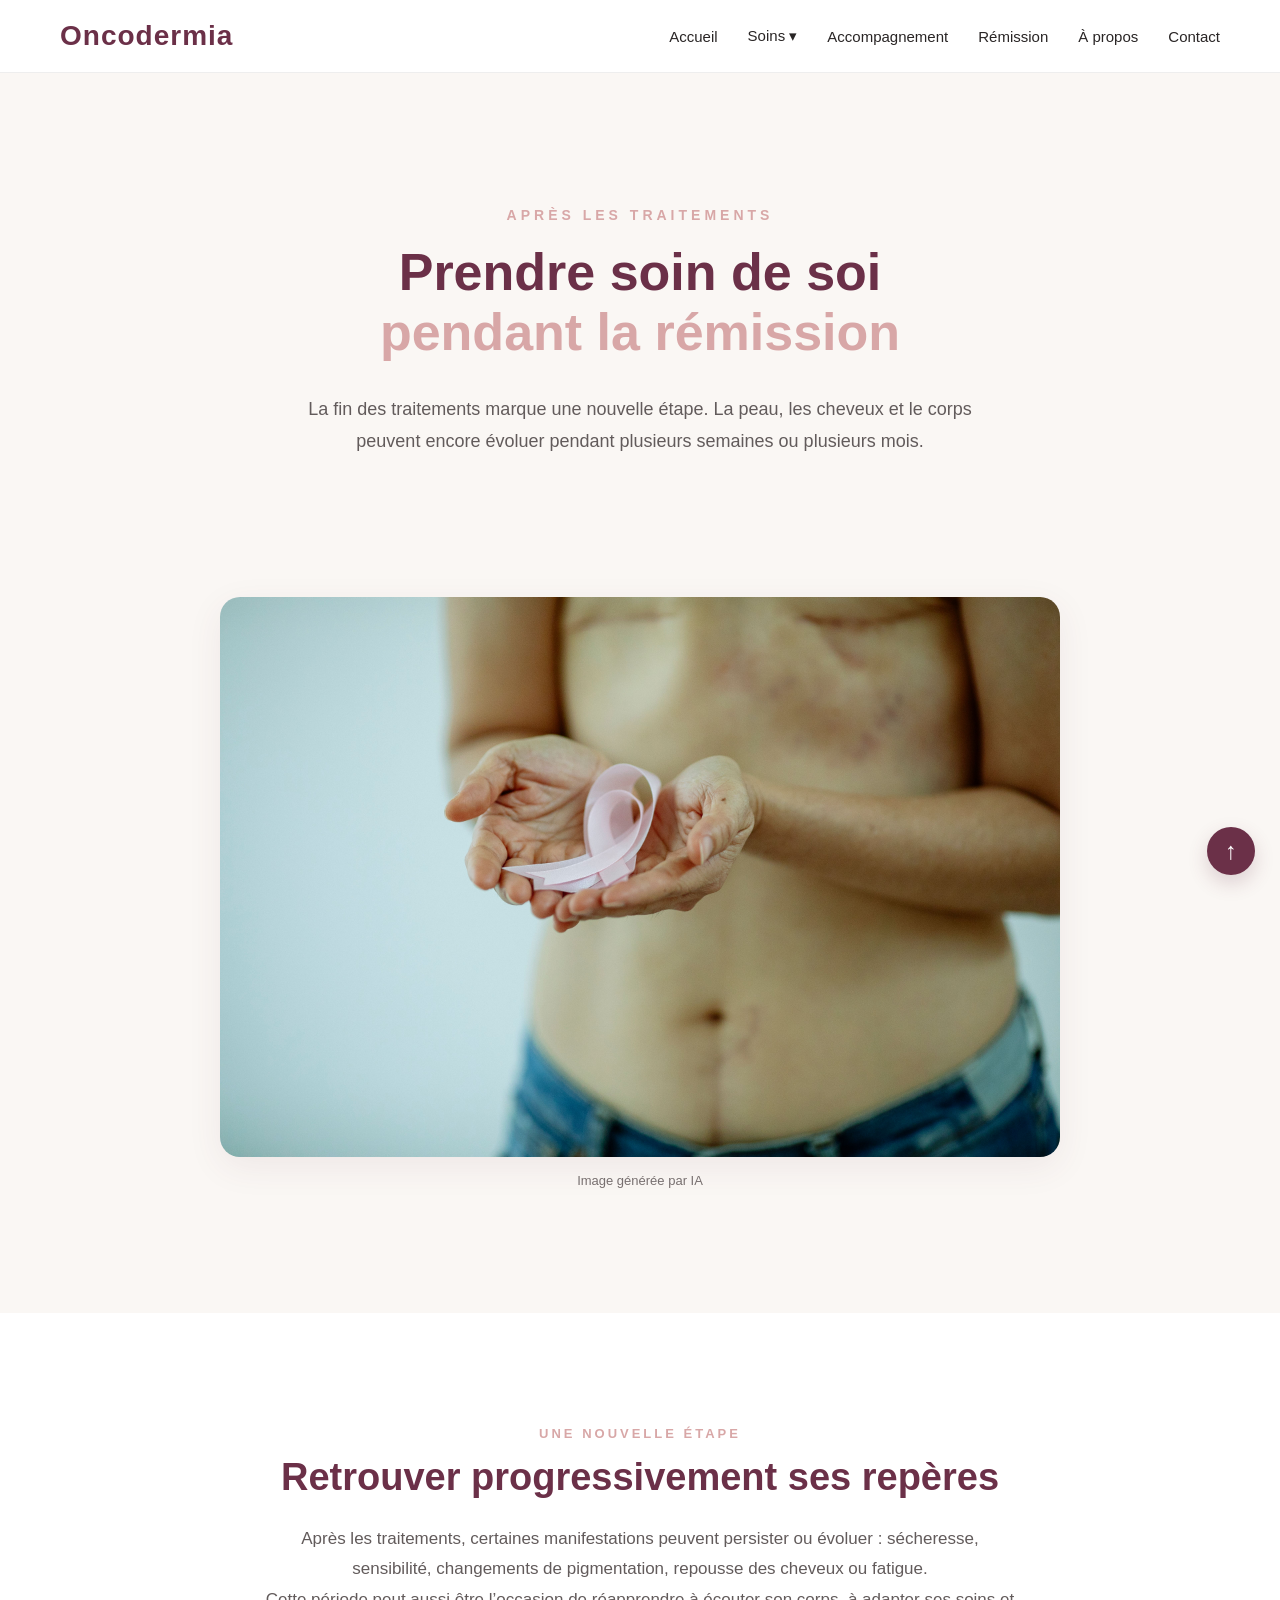
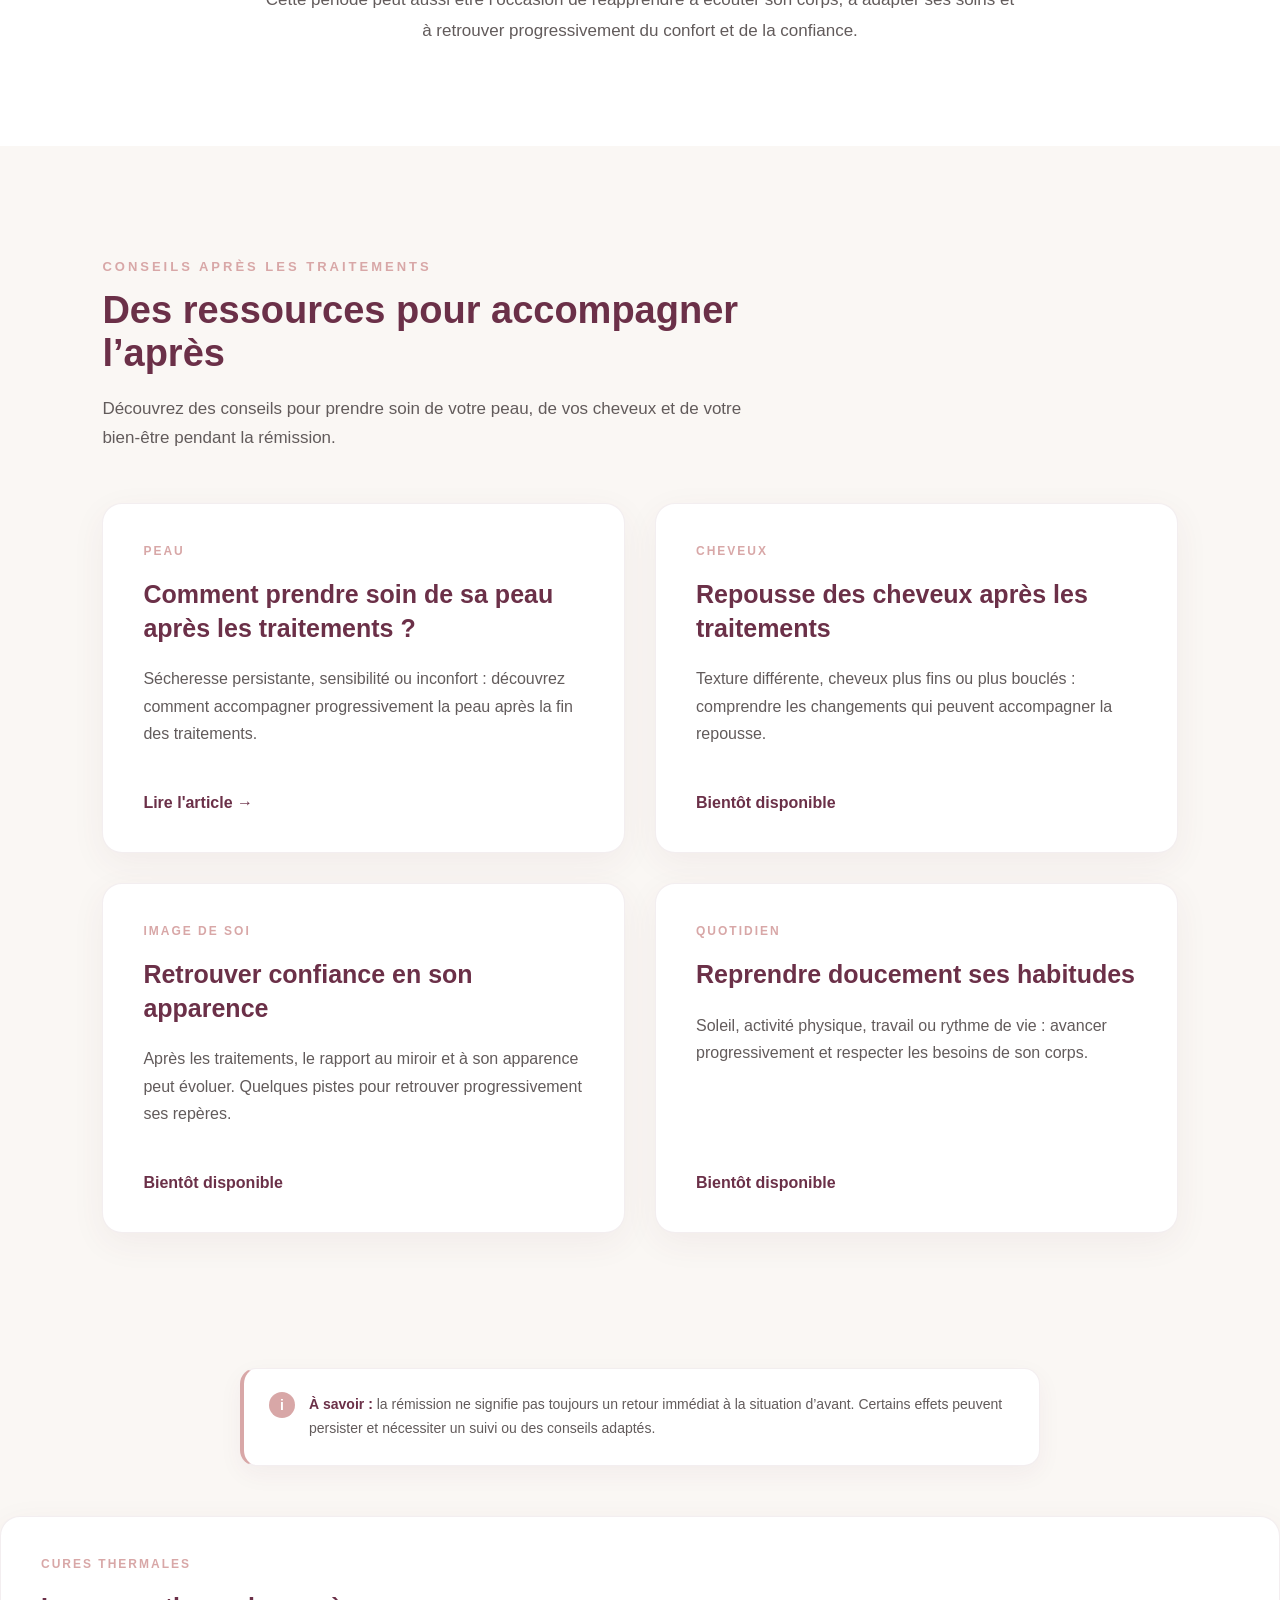
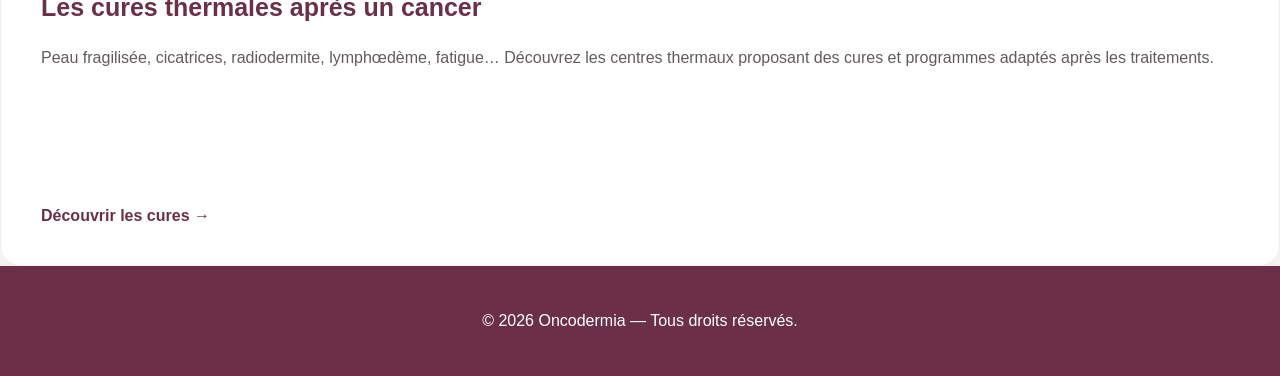
<file: remission.html>
<!DOCTYPE html>
<html lang="fr">

<head>
    <meta charset="UTF-8">
    <meta name="viewport" content="width=device-width, initial-scale=1.0">

    <title>Rémission | Oncodermia</title>

    <link rel="stylesheet" href="style.css">
</head>

<body>

    <!-- =========================
         EN-TÊTE
    ========================== -->

    <header>

        <div class="logo">
            <a href="index.html">
                Oncodermia
            </a>
        </div>

        <button
            class="menu-mobile"
            id="menu-mobile"
            aria-label="Ouvrir le menu"
            aria-expanded="false"
            aria-controls="navigation-principale"
        >
            <span></span>
            <span></span>
            <span></span>
        </button>

        <nav id="navigation-principale">

            <a href="index.html">
                Accueil
            </a>

            <div class="menu-deroulant">

                <a href="index.html#soins">
                    Soins ▾
                </a>

                <div class="sous-menu">

                    <a href="visage.html">
                        Visage
                    </a>

                    <a href="corps.html">
                        Corps
                    </a>

                    <a href="cuir-chevelu.html">
                        Cuir chevelu
                    </a>

                </div>

            </div>

            <a href="accompagnement.html">
                Accompagnement
            </a>

            <a href="remission.html">
                Rémission
            </a>

            <a href="a-propos.html">
                À propos
            </a>

            <a href="contact.html">
                Contact
            </a>

        </nav>

    </header>


    <main>

        <!-- =========================
             HERO
        ========================== -->

        <section class="page-hero">

            <div class="page-hero-contenu">

                <p class="hero-sur-titre">
                    APRÈS LES TRAITEMENTS
                </p>

                <h1>
                    Prendre soin de soi
                    <span>pendant la rémission</span>
                </h1>

                <p>
                    La fin des traitements marque une nouvelle étape.
                    La peau, les cheveux et le corps peuvent encore évoluer
                    pendant plusieurs semaines ou plusieurs mois.
                </p>

            </div>

        </section>

        <section class="article-contenu section-image-principale">

    <div class="image-article-principale">

        <img
            src="images/articles/peau-apres-traitements.jpg"
            alt="Prendre soin de sa peau après les traitements"
        >

        <p class="legende-image">
            Image générée par IA
        </p>

    </div>

</section>


        <!-- =========================
             INTRODUCTION
        ========================== -->

        <section class="introduction-visage">

            <div class="contenu-etroit">

                <p class="petit-titre">
                    UNE NOUVELLE ÉTAPE
                </p>

                <h2>
                    Retrouver progressivement ses repères
                </h2>

                <p>
                    Après les traitements, certaines manifestations peuvent
                    persister ou évoluer : sécheresse, sensibilité, changements
                    de pigmentation, repousse des cheveux ou fatigue.
                </p>

                <p>
                    Cette période peut aussi être l’occasion de réapprendre à
                    écouter son corps, à adapter ses soins et à retrouver
                    progressivement du confort et de la confiance.
                </p>

            </div>

        </section>


        <!-- =========================
             ARTICLES RÉMISSION
        ========================== -->

        <section class="articles-visage">

            <div class="contenu-articles">

                <p class="petit-titre">
                    CONSEILS APRÈS LES TRAITEMENTS
                </p>

                <h2>
                    Des ressources pour accompagner l’après
                </h2>

                <p class="intro-articles">
                    Découvrez des conseils pour prendre soin de votre peau,
                    de vos cheveux et de votre bien-être pendant la rémission.
                </p>

                <div class="grille-articles">

                    <!-- =========================
                         ARTICLE 1
                    ========================== -->

                    <a href="prendre-soin-peau-apres-traitements.html" class="carte-article">

                        <div class="contenu-carte-article">

                            <span class="categorie-article">
                                PEAU
                            </span>

                            <h3>
                                Comment prendre soin de sa peau après les traitements ?
                            </h3>

                            <p>
                                Sécheresse persistante, sensibilité ou inconfort :
                                découvrez comment accompagner progressivement la peau
                                après la fin des traitements.
                            </p>

                            <span class="lire-article">
                                Lire l'article →
                            </span>

                        </div>

                    </a>


                    <!-- =========================
                         ARTICLE 2
                    ========================== -->

                    <a href="#" class="carte-article">

                        <div class="contenu-carte-article">

                            <span class="categorie-article">
                                CHEVEUX
                            </span>

                            <h3>
                                Repousse des cheveux après les traitements
                            </h3>

                            <p>
                                Texture différente, cheveux plus fins ou plus bouclés :
                                comprendre les changements qui peuvent accompagner
                                la repousse.
                            </p>

                            <span class="lire-article">
                                Bientôt disponible
                            </span>

                        </div>

                    </a>


                    <!-- =========================
                         ARTICLE 3
                    ========================== -->

                    <a href="#" class="carte-article">

                        <div class="contenu-carte-article">

                            <span class="categorie-article">
                                IMAGE DE SOI
                            </span>

                            <h3>
                                Retrouver confiance en son apparence
                            </h3>

                            <p>
                                Après les traitements, le rapport au miroir et à
                                son apparence peut évoluer. Quelques pistes pour
                                retrouver progressivement ses repères.
                            </p>

                            <span class="lire-article">
                                Bientôt disponible
                            </span>

                        </div>

                    </a>


                    <!-- =========================
                         ARTICLE 4
                    ========================== -->

                    <a href="#" class="carte-article">

                        <div class="contenu-carte-article">

                            <span class="categorie-article">
                                QUOTIDIEN
                            </span>

                            <h3>
                                Reprendre doucement ses habitudes
                            </h3>

                            <p>
                                Soleil, activité physique, travail ou rythme de vie :
                                avancer progressivement et respecter les besoins
                                de son corps.
                            </p>

                            <span class="lire-article">
                                Bientôt disponible
                            </span>

                        </div>

                    </a>

                </div>

            </div>

        </section>


        <!-- =========================
             RAPPEL
        ========================== -->

        <section class="rappel-accompagnement">

            <div class="contenu-etroit">

                <p>
                    <strong>À savoir :</strong>
                    la rémission ne signifie pas toujours un retour immédiat
                    à la situation d’avant. Certains effets peuvent persister
                    et nécessiter un suivi ou des conseils adaptés.
                </p>

            </div>

        </section>

    </main>


<a href="cures-thermales-apres-cancer.html" class="carte-article">

    <div class="contenu-carte-article">

        <span class="categorie-article">
            CURES THERMALES
        </span>

        <h3>
            Les cures thermales après un cancer
        </h3>

        <p>
            Peau fragilisée, cicatrices, radiodermite, lymphœdème,
            fatigue… Découvrez les centres thermaux proposant
            des cures et programmes adaptés après les traitements.
        </p>

        <span class="lire-article">
            Découvrir les cures →
        </span>

    </div>

</a>


    <!-- =========================
         PIED DE PAGE
    ========================== -->

    <footer>

        <p>
            © 2026 Oncodermia — Tous droits réservés.
        </p>

    </footer>


    <script src="script.js"></script>

    <a href="#" class="bouton-haut" aria-label="Revenir en haut">
        ↑
    </a>

</body>

</html>
</file>
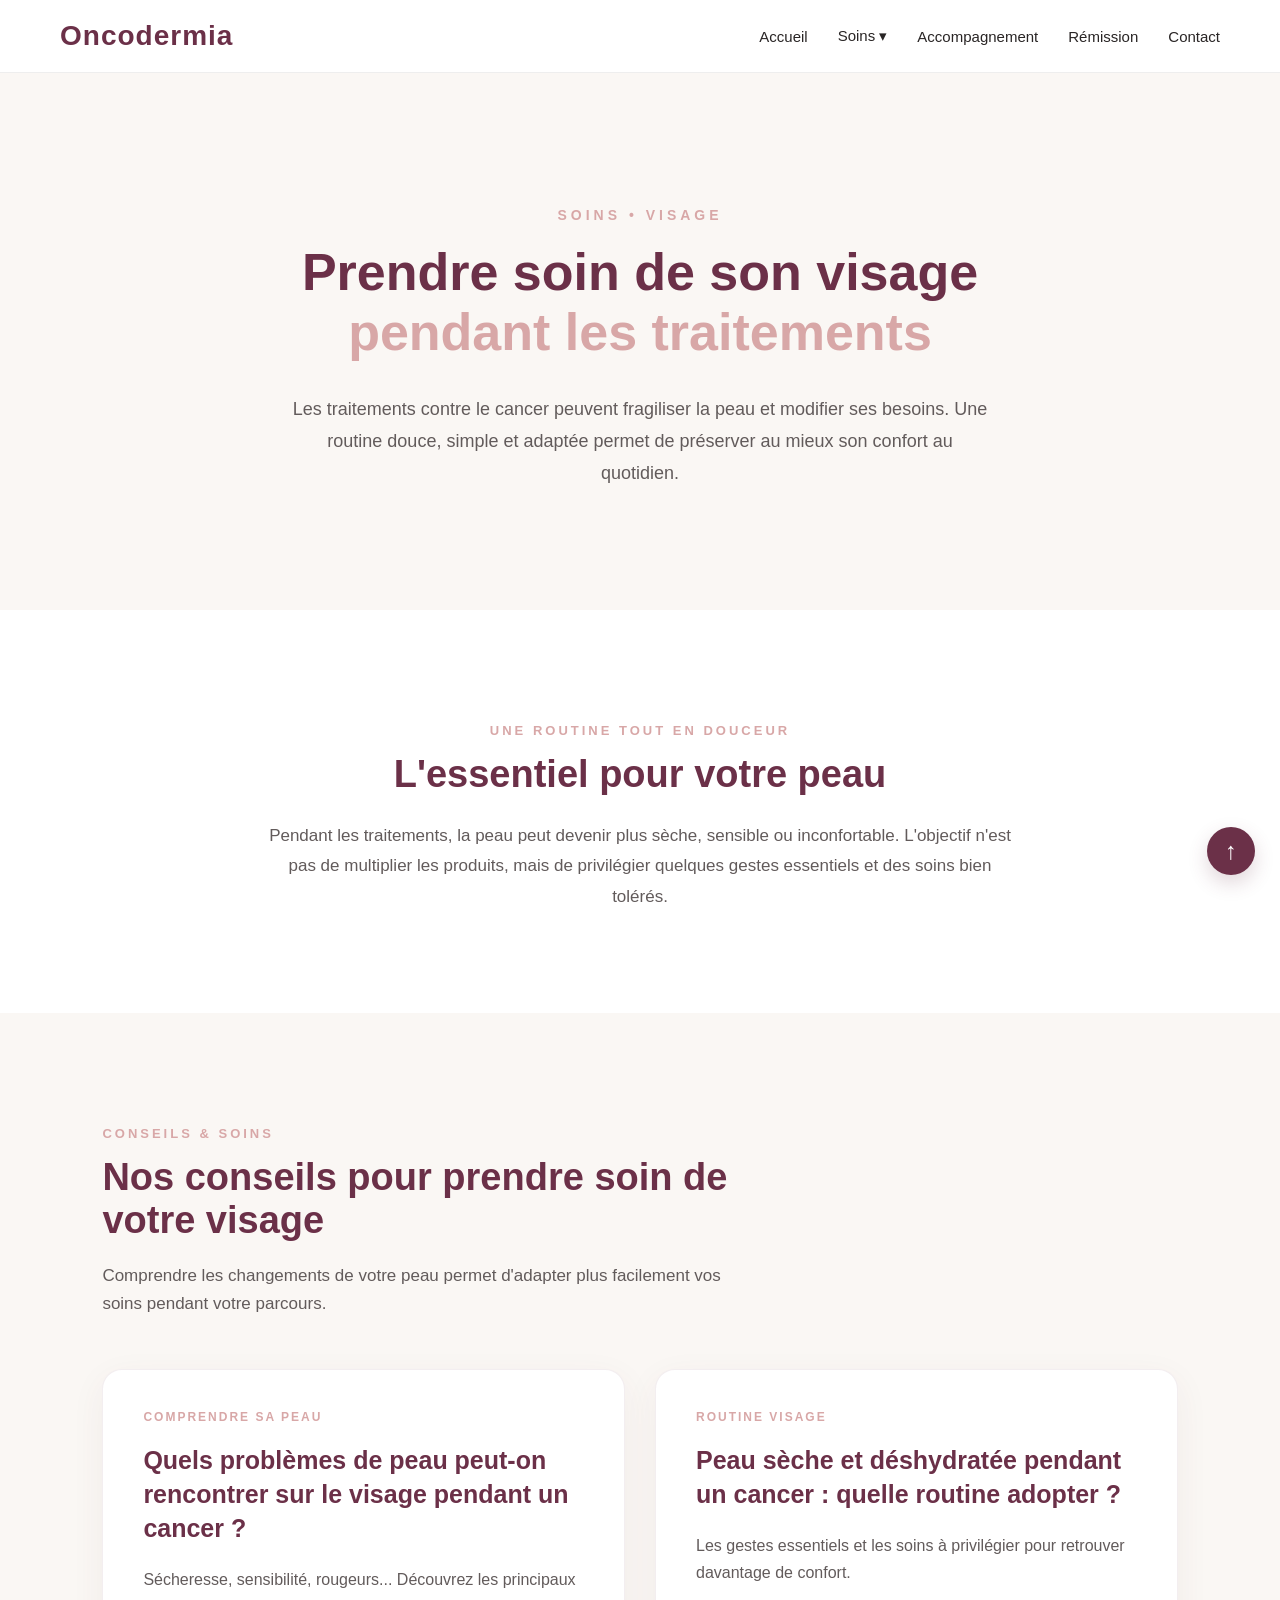
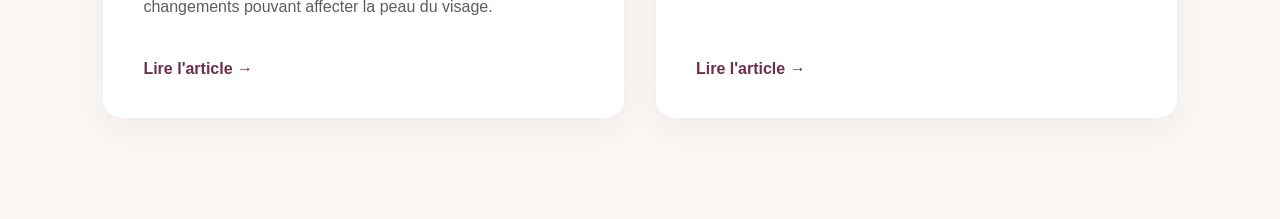
<file: visage.html>
<!DOCTYPE html>
<html lang="fr">

<head>
    <meta charset="UTF-8">
    <meta name="viewport" content="width=device-width, initial-scale=1.0">

    <title>Soins du visage | Oncodermia</title>

    <link rel="stylesheet" href="style.css">
</head>

<body>

    <!-- ==================== EN-TÊTE ==================== -->

    <header>

    <div class="logo">
        <a href="index.html">
            Oncodermia
        </a>
    </div>

    <!-- BOUTON MENU MOBILE -->
    <button
        class="menu-mobile"
        id="menu-mobile"
        aria-label="Ouvrir le menu"
        aria-expanded="false"
        aria-controls="navigation-principale"
    >
        <span></span>
        <span></span>
        <span></span>
    </button>

    <nav id="navigation-principale">

        <a href="index.html">
            Accueil
        </a>

        <div class="menu-deroulant">

            <a href="index.html#soins">
                Soins ▾
            </a>

            <div class="sous-menu">

                <a href="visage.html">
                    Visage
                </a>

                <a href="corps.html">
                    Corps
                </a>

                <a href="cuir-chevelu.html">
                    Cuir chevelu
                </a>

            </div>

        </div>

        <a href="index.html#accompagnement">
            Accompagnement
        </a>

        <a href="index.html#remission">
            Rémission
        </a>

        <a href="index.html#contact">
            Contact
        </a>

    </nav>

</header>


    <!-- ==================== PAGE VISAGE ==================== -->

    <main>

        <!-- INTRODUCTION -->

        <section class="page-hero">

            <div class="page-hero-contenu">

                <p class="hero-sur-titre">
                    SOINS • VISAGE
                </p>

                <h1>
                    Prendre soin de son visage
                    <span>pendant les traitements</span>
                </h1>

                <p>
                    Les traitements contre le cancer peuvent fragiliser
                    la peau et modifier ses besoins. Une routine douce,
                    simple et adaptée permet de préserver au mieux son
                    confort au quotidien.
                </p>

            </div>

        </section>


        <!-- INTRODUCTION AUX SOINS -->

        <section class="introduction-visage">

            <div class="contenu-etroit">

                <p class="petit-titre">
                    UNE ROUTINE TOUT EN DOUCEUR
                </p>

                <h2>
                    L'essentiel pour votre peau
                </h2>

                <p>
                    Pendant les traitements, la peau peut devenir plus sèche,
                    sensible ou inconfortable. L'objectif n'est pas de multiplier
                    les produits, mais de privilégier quelques gestes essentiels
                    et des soins bien tolérés.
                </p>

            </div>

        </section>


        <!-- ARTICLES VISAGE -->

<section class="articles-visage">

    <div class="contenu-articles">

        <p class="petit-titre">
            CONSEILS & SOINS
        </p>

        <h2>
            Nos conseils pour prendre soin de votre visage
        </h2>

        <p class="intro-articles">
            Comprendre les changements de votre peau permet
            d'adapter plus facilement vos soins pendant votre
            parcours.
        </p>


       <div class="grille-articles">

    <!-- ARTICLE 1 - COMPRENDRE SA PEAU -->

    <a href="problemes-peau-visage-cancer.html" class="carte-article">

        <div class="contenu-carte-article">

            <span class="categorie-article">
                COMPRENDRE SA PEAU
            </span>

            <h3>
                Quels problèmes de peau peut-on rencontrer
                sur le visage pendant un cancer ?
            </h3>

            <p>
                Sécheresse, sensibilité, rougeurs...
                Découvrez les principaux changements pouvant
                affecter la peau du visage.
            </p>

            <span class="lire-article">
                Lire l'article →
            </span>

        </div>

    </a>


    <!-- ARTICLE 2 - ROUTINE VISAGE -->

    <a href="peau-seche-cancer.html" class="carte-article">

        <div class="contenu-carte-article">

            <span class="categorie-article">
                ROUTINE VISAGE
            </span>

            <h3>
                Peau sèche et déshydratée pendant un cancer :
                quelle routine adopter ?
            </h3>

            <p>
                Les gestes essentiels et les soins à privilégier
                pour retrouver davantage de confort.
            </p>

            <span class="lire-article">
                Lire l'article →
            </span>

        </div>

    </a>

</div>

</section>

<script src="script.js"></script>

<a href="#" class="bouton-haut" aria-label="Revenir en haut">↑</a>


</body>

</html>
</file>
<file: style.css>
/* =========================
   MENU
========================= */

nav {
    display: flex;
    align-items: center;
    gap: 30px;
}

nav a {
    text-decoration: none;
    color: #333;
}


/* Conteneur du menu Soins */

.menu-deroulant {
    position: relative;
}


/* Sous-menu */

.sous-menu {
    display: none;
    position: absolute;
    top: 100%;
    left: 0;

    background-color: white;

    min-width: 180px;

    padding: 10px 0;

    box-shadow: 0 5px 15px rgba(0, 0, 0, 0.1);

    z-index: 1000;
}


/* Liens du sous-menu */

.sous-menu a {
    display: block;

    padding: 10px 20px;

    white-space: nowrap;
}


/* Afficher le sous-menu au survol */

.menu-deroulant:hover .sous-menu {
    display: block;
}


/* Effet au survol des liens */

.sous-menu a:hover {
    background-color: #f5f5f5;
}
/* =========================
   IDENTITÉ VISUELLE ONCODERMIA
========================= */

:root {
    --rose-nude: #D8A7A7;
    --prune: #6B3048;
    --creme: #FAF7F4;
    --blanc: #FFFFFF;
    --texte: #292525;
}


/* =========================
   STYLE GÉNÉRAL
========================= */

* {
    box-sizing: border-box;
}

html {
    scroll-behavior: smooth;
}

body {
    margin: 0;

    background-color: var(--creme);

    color: var(--texte);

    font-family: Arial, sans-serif;
}


/* =========================
   EN-TÊTE
========================= */

header {
    display: flex;

    justify-content: space-between;
    align-items: center;

    padding: 20px 60px;

    background-color: var(--blanc);

    border-bottom: 1px solid #eee;

    position: sticky;
    top: 0;

    z-index: 1000;
}


/* =========================
   LOGO
========================= */

.logo {
    font-size: 28px;

    font-weight: bold;

    color: var(--prune);

    letter-spacing: 1px;
}


/* =========================
   MENU
========================= */

nav a {
    color: var(--texte);

    font-size: 15px;

    transition: color 0.3s ease;
}

nav a:hover {
    color: var(--prune);
}


/* =========================
   MENU DÉROULANT
========================= */

.sous-menu {
    border-radius: 8px;
}


/* =========================
   ACCUEIL
========================= */

.hero {
    min-height: 650px;

    display: flex;

    align-items: center;
    justify-content: center;

    text-align: center;

    padding: 80px 20px;

    background-color: var(--creme);
}


.hero-content {
    max-width: 800px;
}


.hero h1 {
    font-size: 64px;

    margin: 0 0 25px;

    color: var(--prune);

    letter-spacing: 2px;
}


.accroche {
    font-size: 24px;

    line-height: 1.6;

    margin-bottom: 40px;
}


/* =========================
   BOUTON
========================= */

.bouton {
    display: inline-block;

    padding: 15px 30px;

    background-color: var(--prune);

    color: var(--blanc);

    text-decoration: none;

    border-radius: 30px;

    transition: all 0.3s ease;
}


.bouton:hover {
    background-color: var(--rose-nude);

    transform: translateY(-2px);
}


/* =========================
   SECTIONS
========================= */

.section {
    padding: 100px 10%;

    text-align: center;

    background-color: var(--blanc);
}


.section:nth-child(even) {
    background-color: var(--creme);
}


.section h2 {
    font-size: 40px;

    color: var(--prune);

    margin-bottom: 20px;
}


.section p {
    max-width: 750px;

    margin: 0 auto;

    line-height: 1.7;

    font-size: 17px;
}


/* =========================
   CARTES
========================= */

.cartes {
    display: flex;

    justify-content: center;

    gap: 30px;

    margin-top: 50px;

    flex-wrap: wrap;
}


.carte {
    width: 280px;

    padding: 35px;

    background-color: var(--blanc);

    border-radius: 15px;

    box-shadow: 0 8px 30px rgba(0, 0, 0, 0.06);

    transition: transform 0.3s ease;
}


.carte:hover {
    transform: translateY(-5px);
}


.carte h3 {
    color: var(--prune);

    font-size: 22px;
}


/* =========================
   PIED DE PAGE
========================= */

footer {
    padding: 30px;

    text-align: center;

    background-color: var(--prune);

    color: var(--blanc);
}
/* =========================
   HERO ONCODERMIA
========================= */

.hero {
    min-height: 700px;

    display: flex;

    align-items: center;

    justify-content: flex-start;

    text-align: left;

    padding: 100px 10%;

    background-color: var(--creme);
}


.hero-content {
    max-width: 700px;
}


.hero-sur-titre {
    color: var(--rose-nude);

    font-size: 14px;

    font-weight: bold;

    letter-spacing: 4px;

    margin-bottom: 20px;
}


.hero h1 {
    font-size: 52px;

    line-height: 1.1;

    color: var(--prune);

    margin: 0 0 30px;
}


.hero h1 span {
    display: block;

    color: var(--rose-nude);
}


.hero .accroche {
    max-width: 600px;

    font-size: 21px;

    line-height: 1.7;

    margin: 0 0 40px;
}
/* =========================
   HERO AVEC images
========================= */

.hero {
    min-height: 700px;

    display: flex;

    align-items: center;

    justify-content: space-between;

    gap: 80px;

    padding: 90px 8%;

    background-color: var(--creme);

    overflow: hidden;
}


.hero-content {
    flex: 1;

    max-width: 600px;
}


.hero-images {
    flex: 1;

    max-width: 600px;

    position: relative;
}


.hero-images img {
    width: 100%;

    height: 520px;

    object-fit: cover;

    border-radius: 180px 180px 20px 20px;

    display: block;

    box-shadow: 0 20px 50px rgba(107, 48, 72, 0.12);
}
/* =========================
   UNIVERS DE SOINS
========================= */

#soins {
    padding-top: 110px;
    padding-bottom: 120px;
}

#soins h2 {
    font-size: 42px;
    margin-bottom: 15px;
}

#soins > p {
    color: #625b5b;
    margin-bottom: 60px;
}


/* CARTES */

#soins .cartes {
    display: grid;
    grid-template-columns: repeat(3, 1fr);

    max-width: 1100px;

    margin: 0 auto;

    gap: 30px;
}


#soins .carte {
    width: 100%;
    min-height: 280px;

    display: flex;
    flex-direction: column;

    justify-content: flex-end;
    align-items: flex-start;

    text-align: left;

    padding: 35px;

    border-radius: 20px;

    background-color: var(--creme);

    border: 1px solid rgba(107, 48, 72, 0.08);

    box-shadow: 0 10px 35px rgba(107, 48, 72, 0.07);

    cursor: pointer;

    transition:
        transform 0.3s ease,
        box-shadow 0.3s ease;
}


#soins .carte:hover {
    transform: translateY(-8px);

    box-shadow: 0 18px 45px rgba(107, 48, 72, 0.13);
}


#soins .carte h3 {
    font-size: 26px;

    margin: 0 0 12px;

    color: var(--prune);
}


#soins .carte p {
    font-size: 16px;

    margin: 0;

    color: #625b5b;
}
/* CARTES CLIQUABLES */

#soins .carte {
    text-decoration: none;
    color: inherit;
}

.lien-carte {
    margin-top: 25px;

    color: var(--prune);

    font-weight: bold;

    font-size: 14px;
}
/* =========================
   PAGE VISAGE
========================= */

.logo a {
    color: var(--prune);
    text-decoration: none;
}


/* HERO DES PAGES */

.page-hero {
    padding: 120px 10%;

    background-color: var(--creme);
}


.page-hero-contenu {
    max-width: 850px;

    margin: 0 auto;

    text-align: center;
}


.page-hero h1 {
    margin: 15px 0 30px;

    color: var(--prune);

    font-size: 52px;

    line-height: 1.15;
}


.page-hero h1 span {
    display: block;

    color: var(--rose-nude);
}


.page-hero p:not(.hero-sur-titre) {
    max-width: 700px;

    margin: 0 auto;

    color: #625b5b;

    font-size: 18px;

    line-height: 1.8;
}


/* CONTENU */

.contenu-etroit {
    max-width: 900px;

    margin: 0 auto;
}


.introduction-visage {
    padding: 100px 10%;

    background-color: var(--blanc);

    text-align: center;
}


.petit-titre {
    margin-bottom: 15px;

    color: var(--rose-nude);

    font-size: 13px;

    font-weight: bold;

    letter-spacing: 3px;
}


.introduction-visage h2,
.routine-visage h2 {
    margin: 0 0 25px;

    color: var(--prune);

    font-size: 38px;
}


.introduction-visage p:not(.petit-titre) {
    max-width: 750px;

    margin: 0 auto;

    color: #625b5b;

    font-size: 17px;

    line-height: 1.8;
}


/* ROUTINE */

.routine-visage {
    padding: 100px 10%;

    background-color: var(--creme);

    text-align: center;
}

/* =========================
   ARTICLES VISAGE
========================= */

.articles-visage {
    padding: 100px 8%;
    background-color: var(--creme);
}

.contenu-articles {
    max-width: 1100px;
    margin: 0 auto;
}

.articles-visage h2 {
    max-width: 700px;

    margin: 0 0 20px;

    color: var(--prune);

    font-size: 38px;
}

.intro-articles {
    max-width: 650px;

    margin-bottom: 50px;

    color: #625b5b;

    font-size: 17px;

    line-height: 1.7;
}


/* GRILLE */

.grille-articles {
    display: grid;

    grid-template-columns: repeat(2, 1fr);

    gap: 30px;
}


/* CARTE ARTICLE */

.carte-article {
    min-height: 350px;

    display: flex;

    padding: 40px;

    background-color: var(--blanc);

    border: 1px solid rgba(107, 48, 72, 0.08);

    border-radius: 20px;

    text-decoration: none;

    color: inherit;

    box-shadow: 0 10px 35px rgba(107, 48, 72, 0.06);

    transition: transform 0.3s ease,
                box-shadow 0.3s ease;
}

.carte-article:hover {
    transform: translateY(-7px);

    box-shadow: 0 18px 45px rgba(107, 48, 72, 0.12);
}


.contenu-carte-article {
    display: flex;

    flex-direction: column;

    align-items: flex-start;
}


.categorie-article {
    margin-bottom: 20px;

    color: var(--rose-nude);

    font-size: 12px;

    font-weight: bold;

    letter-spacing: 2px;
}


.carte-article h3 {
    margin: 0 0 20px;

    color: var(--prune);

    font-size: 25px;

    line-height: 1.35;
}


.carte-article p {
    margin: 0 0 30px;

    color: #625b5b;

    line-height: 1.7;
}


.lire-article {
    margin-top: auto;

    color: var(--prune);

    font-weight: bold;
}
/* =========================
   ARTICLE ONCODERMIA
========================= */

.article {
    background-color: var(--creme);
}


/* FIL D'ARIANE */

.fil-ariane {
    max-width: 900px;

    margin: 0 auto;

    padding: 35px 30px 0;

    font-size: 14px;

    color: #776f6f;
}

.fil-ariane a {
    color: var(--prune);

    text-decoration: none;
}

.fil-ariane span {
    margin: 0 7px;
}


/* INTRODUCTION */

.article-intro {
    max-width: 900px;

    margin: 0 auto;

    padding: 80px 30px 60px;
}

.article-intro h1 {
    max-width: 850px;

    margin: 15px 0 30px;

    color: var(--prune);

    font-size: 48px;

    line-height: 1.15;
}

.article-intro h1 span {
    color: var(--rose-nude);
}

.article-intro p {
    max-width: 780px;

    color: #514b4b;

    font-size: 17px;

    line-height: 1.8;
}

.article-chapeau {
    font-size: 19px !important;
}


/* CONTENU ARTICLE */

.article-contenu {
    max-width: 900px;

    margin: 0 auto;

    padding: 20px 30px 60px;
}

.article-contenu h2 {
    margin: 0 0 30px;

    color: var(--prune);

    font-size: 34px;

    line-height: 1.3;
}

.article-contenu h3 {
    margin: 45px 0 18px;

    color: var(--prune);

    font-size: 23px;
}

.article-contenu p,
.article-contenu li {
    color: #514b4b;

    font-size: 17px;

    line-height: 1.8;
}

.article-contenu ul {
    padding-left: 25px;
}


/* ENCADRÉ IMPORTANT */

.encadre-information {
    margin-top: 40px;

    padding: 25px 30px;

    background-color: var(--blanc);

    border-left: 4px solid var(--rose-nude);

    border-radius: 8px;
}

.encadre-information strong {
    color: var(--prune);
}

.encadre-information p {
    margin-bottom: 0;
}


/* ENCADRÉ CONSEIL */

.encadre-conseil {
    margin-top: 35px;

    padding: 25px 30px;

    background-color: #ffffff;

    border-radius: 12px;

    box-shadow: 0 8px 30px rgba(107, 48, 72, 0.06);
}

.encadre-conseil strong {
    color: var(--prune);
}

.encadre-conseil p {
    margin-bottom: 0;
}
/* =========================
   ÉTAPES DE ROUTINE
========================= */

.etape-routine {
    display: grid;

    grid-template-columns: 80px 1fr;

    gap: 30px;

    margin-top: 60px;

    padding-top: 50px;

    border-top: 1px solid rgba(107, 48, 72, 0.15);
}


.numero-etape {
    color: var(--rose-nude);

    font-size: 48px;

    font-weight: bold;

    line-height: 1;
}


.contenu-etape {
    text-align: left;
}


.type-etape {
    margin: 0 0 8px !important;

    color: var(--rose-nude) !important;

    font-size: 12px !important;

    font-weight: bold;

    letter-spacing: 2px;
}


.contenu-etape h3 {
    margin: 0 0 20px;

    color: var(--prune);

    font-size: 28px;
}


/* CONSEIL ONCODERMIA */

.conseil-oncodermia {
    margin: 30px 0;

    padding: 20px 25px;

    background-color: var(--blanc);

    border-left: 3px solid var(--rose-nude);

    border-radius: 8px;
}


.conseil-oncodermia strong {
    color: var(--prune);
}


.conseil-oncodermia p {
    margin: 5px 0 0;
}


/* =========================
   PRODUITS
========================= */

.titre-produits {
    margin: 40px 0 20px;

    color: var(--prune);

    font-size: 18px;
}


.grille-produits {
    display: grid;

    grid-template-columns: repeat(2, 1fr);

    gap: 20px;
}


.produit {
    overflow: hidden;

    background-color: var(--blanc);

    border: 1px solid rgba(107, 48, 72, 0.08);

    border-radius: 15px;
}


.images-produit {
    height: 220px;

    background-color: #f5efeb;
}


.infos-produit {
    padding: 25px;
}


.marque-produit {
    color: var(--rose-nude);

    font-size: 11px;

    font-weight: bold;

    letter-spacing: 1.5px;
}


.infos-produit h4 {
    margin: 10px 0;

    color: var(--prune);

    font-size: 18px;
}


.infos-produit p {
    margin-bottom: 20px;

    font-size: 14px;

    line-height: 1.6;
}


.lien-produit {
    color: var(--prune);

    font-size: 14px;

    font-weight: bold;

    text-decoration: none;
}
/* =========================
   CORRECTION images PRODUITS
========================= */

.grille-produits {
    display: grid;
    grid-template-columns: repeat(2, minmax(0, 1fr));
    gap: 25px;
    width: 100%;
}

.produit {
    width: 100%;
    min-width: 0;
    overflow: hidden;

    background-color: #ffffff;
    border-radius: 18px;

    border: 1px solid rgba(107, 48, 72, 0.08);

    box-shadow: 0 8px 25px rgba(107, 48, 72, 0.06);
}

.images-produit {
    width: 100%;
    height: 260px;

    display: flex;
    align-items: center;
    justify-content: center;

    padding: 30px;

    background-color: #ffffff;

    overflow: hidden;
}

.images-produit img {
    display: block;

    width: 100%;
    height: 100%;

    max-width: 300px;
    max-height: 300px;

    object-fit: contain;

    transform: scale(1.25);
}

.infos-produit {
    padding: 25px;
}
/* =========================
   MOT DE FIN ONCODERMIA
========================= */

.mot-fin-oncodermia {
    margin-top: 90px;
    padding: 60px;

    text-align: center;

    background-color: #ffffff;

    border-radius: 25px;

    box-shadow: 0 12px 40px rgba(107, 48, 72, 0.07);
}


.mot-fin-oncodermia h2 {
    margin: 10px auto 25px;

    color: var(--prune);

    font-size: 32px;
}


.texte-mot-fin {
    max-width: 680px;

    margin: 0 auto;

    color: #514b4b;

    font-size: 18px !important;

    line-height: 1.8;
}


/* CITATION */

.citation-oncodermia {
    max-width: 650px;

    margin: 45px auto 0;

    padding-top: 35px;

    border-top: 1px solid rgba(107, 48, 72, 0.15);
}


.citation-oncodermia p {
    margin: 0 0 15px;

    color: var(--prune);

    font-size: 22px !important;

    font-style: italic;

    line-height: 1.6;
}


.citation-oncodermia span {
    color: var(--rose-nude);

    font-size: 14px;

    font-weight: bold;

    letter-spacing: 1px;
}
/* =========================
   CENTRER LE 3E PRODUIT
========================= */

.grille-produits-3 .produit:last-child:nth-child(odd) {
    grid-column: 1 / -1;
    width: calc(50% - 12.5px);
    justify-self: center;
}
/* =========================
   images PRODUIT LARGE
========================= */

.images-produit img.images-produit-large {
    transform: scale(0.95);
}

/* ==================================================
   CARTE INTERACTIVE DE FRANCE
================================================== */

.carte-france-section {
    padding: 100px 30px;
    background-color: var(--creme);
}

.carte-france-section h2 {
    margin: 10px 0 20px;

    color: var(--prune);
    font-size: 40px;
    line-height: 1.2;
}

.intro-carte-france {
    max-width: 700px;

    margin-bottom: 50px;

    color: #625b5b;
    font-size: 17px;
    line-height: 1.7;
}


/* CARTE + INFORMATIONS */

.carte-france-conteneur {
    display: grid;

    grid-template-columns: 1.3fr 0.7fr;

    gap: 50px;

    align-items: start;
}


/* ZONE DE LA CARTE */

.carte-france {
    width: 100%;
    min-height: 600px;

    display: flex;
    align-items: center;
    justify-content: center;

    background-color: var(--blanc);

    border-radius: 25px;

    box-shadow: 0 10px 35px rgba(107, 48, 72, 0.06);
}


/* PANNEAU D'INFORMATIONS */

.departement-infos {
    padding: 40px;

    background-color: var(--blanc);

    border-radius: 25px;

    box-shadow: 0 10px 35px rgba(107, 48, 72, 0.08);
}

.departement-label {
    margin-bottom: 12px;

    color: var(--rose-nude);

    font-size: 12px;
    font-weight: 700;

    letter-spacing: 1.5px;
}

.departement-infos h3 {
    margin: 0 0 20px;

    color: var(--prune);

    font-size: 28px;
    line-height: 1.2;
}

.departement-infos > p:not(.departement-label) {
    color: #625b5b;

    line-height: 1.7;
}


/* FUTURES RESSOURCES */

.departement-ressources {
    margin-top: 30px;
}

.ressource-departement {
    display: block;

    margin-top: 12px;
    padding: 16px 18px;

    color: var(--prune);

    background-color: var(--creme);

    border-radius: 12px;

    text-decoration: none;

    transition: 0.25s ease;
}

.ressource-departement:hover {
    background-color: var(--rose-nude);
}
/* ==================================================
   VERSION MOBILE ONCODERMIA
================================================== */

@media (max-width: 768px) {

    /* =========================
       BASE
    ========================= */

    html,
    body {
        width: 100%;
        max-width: 100%;
        overflow-x: hidden;
    }
    /* =========================
       ACCOMPAGNEMENT
    ========================= */

    .accompagnement-intro {
        padding: 60px 22px;
    }

    .accompagnement-intro h2 {
        font-size: 30px;
    }

    .section-ligue,
    .section-associations {
        padding: 70px 22px;
    }

    .section-ligue h2,
    .section-associations h2 {
        font-size: 31px;
    }

    .texte-section {
        margin-bottom: 35px;
    }

    .grille-aides {
        grid-template-columns: 1fr;

        gap: 18px;
        margin-top: 35px;
    }

    .carte-aide {
        padding: 28px;
    }

    .bloc-lien-accompagnement {
        margin-top: 30px;
        padding: 28px 22px;
    }

    .bloc-associations-a-venir {
        padding: 30px 25px;
    }

    .trouver-aide {
        padding: 70px 22px;
    }

    .trouver-aide h2 {
        font-size: 31px;
    }

    .rappel-accompagnement {
        padding: 40px 22px;
    }
  
  /* =========================
       CARTE DE FRANCE
    ========================= */

    .carte-france-section {
        padding: 70px 22px;
    }

    .carte-france-section h2 {
        font-size: 31px;
    }

    .intro-carte-france {
        margin-bottom: 35px;
    }

    .carte-france-conteneur {
        grid-template-columns: 1fr;

        gap: 25px;
    }

    .carte-france {
        min-height: 420px;

        border-radius: 18px;
    }

    .departement-infos {
        padding: 28px 24px;

        border-radius: 18px;
    }

    .departement-infos h3 {
        font-size: 25px;
    }
}
/* ==================================================
   PAGE ACCOMPAGNEMENT
================================================== */


/* INTRODUCTION */

.accompagnement-intro {
    padding: 90px 30px;
    background-color: var(--blanc);
}

.accompagnement-intro .contenu-etroit {
    max-width: 800px;
    margin: 0 auto;
    text-align: center;
}

.accompagnement-intro h2 {
    margin: 12px 0 25px;

    color: var(--prune);
    font-size: 38px;
    line-height: 1.2;
}

.accompagnement-intro p {
    color: #625b5b;
    font-size: 17px;
    line-height: 1.8;
}


/* =========================
   LIGUE CONTRE LE CANCER
========================= */

.section-ligue {
    padding: 100px 30px;
    background-color: var(--creme);
}

.contenu-accompagnement {
    max-width: 1100px;
    margin: 0 auto;
}

.section-ligue h2,
.section-associations h2 {
    margin: 10px 0 20px;

    color: var(--prune);
    font-size: 40px;
    line-height: 1.2;
}

.texte-section {
    max-width: 750px;

    margin-bottom: 50px;

    color: #625b5b;
    font-size: 17px;
    line-height: 1.7;
}


/* CARTES DES AIDES */

.grille-aides {
    display: grid;
    grid-template-columns: repeat(2, 1fr);

    gap: 25px;

    margin-top: 45px;
}

.carte-aide {
    padding: 35px;

    background-color: var(--blanc);

    border: 1px solid rgba(107, 48, 72, 0.08);
    border-radius: 20px;

    box-shadow: 0 10px 30px rgba(107, 48, 72, 0.06);

    transition: transform 0.3s ease,
                box-shadow 0.3s ease;
}

.carte-aide:hover {
    transform: translateY(-5px);

    box-shadow: 0 15px 35px rgba(107, 48, 72, 0.10);
}

.icone-aide {
    display: block;

    margin-bottom: 20px;

    font-size: 30px;
}

.carte-aide h3 {
    margin-bottom: 15px;

    color: var(--prune);
    font-size: 23px;
}

.carte-aide p {
    margin: 0;

    color: #625b5b;
    line-height: 1.7;
}


/* BOUTON LIGUE */

.bloc-lien-accompagnement {
    margin-top: 50px;
    padding: 35px;

    text-align: center;

    background-color: var(--blanc);

    border-radius: 20px;
}

.bloc-lien-accompagnement p {
    margin: 0 0 25px;

    color: #625b5b;
}


/* =========================
   ASSOCIATIONS
========================= */

.section-associations {
    padding: 100px 30px;

    background-color: var(--blanc);
}

.bloc-associations-a-venir {
    margin-top: 40px;
    padding: 40px;

    background-color: var(--creme);

    border-left: 4px solid var(--rose-nude);
    border-radius: 0 18px 18px 0;
}

.bloc-associations-a-venir p {
    margin: 0;

    color: #625b5b;
    font-size: 17px;
    line-height: 1.8;
}


/* =========================
   TROUVER UNE AIDE
========================= */

.trouver-aide {
    padding: 100px 30px;

    background-color: var(--prune);
}

.bloc-trouver-aide {
    max-width: 750px;

    margin: 0 auto;

    text-align: center;
}

.trouver-aide .petit-titre {
    color: var(--rose-nude);
}

.trouver-aide h2 {
    margin: 12px 0 25px;

    color: var(--blanc);
    font-size: 40px;
    line-height: 1.2;
}

.trouver-aide p {
    margin-bottom: 35px;

    color: rgba(255, 255, 255, 0.85);
    font-size: 17px;
    line-height: 1.8;
}

.trouver-aide .bouton {
    background-color: var(--rose-nude);
    color: var(--prune);
}

.trouver-aide .bouton:hover {
    background-color: var(--blanc);
}


/* =========================
   RAPPEL
========================= */

.rappel-accompagnement {
    padding: 50px 30px;

    background-color: var(--creme);
}

.rappel-accompagnement .contenu-etroit {
    max-width: 850px;

    margin: 0 auto;

    text-align: center;
}

.rappel-accompagnement p {
    margin: 0;

    color: #625b5b;
    font-size: 14px;
    line-height: 1.7;
}

.rappel-accompagnement strong {
    color: var(--prune);
}
@media (max-width: 768px) {

    /* =========================
       HEADER + MENU MOBILE
    ========================= */

    header {
        padding: 18px 22px;
        position: sticky;
        top: 0;
    }

    .logo {
        font-size: 22px;
    }

    .menu-mobile {
        display: flex;

        width: 36px;
        height: 30px;
        padding: 4px;

        flex-direction: column;
        justify-content: space-between;

        background: none;
        border: none;

        cursor: pointer;
    }

    .menu-mobile span {
        display: block;

        width: 100%;
        height: 2px;

        background-color: var(--prune);
        border-radius: 5px;

        transition: 0.3s ease;
    }

    header nav {
        display: none;

        position: absolute;
        top: 100%;
        left: 0;

        width: 100%;

        padding: 20px 22px 25px;

        background-color: var(--blanc);

        border-top: 1px solid #eee;

        box-shadow: 0 12px 25px rgba(107, 48, 72, 0.08);
    }

    header nav.menu-ouvert {
        display: flex;

        flex-direction: column;
        align-items: stretch;

        gap: 0;
    }

    header nav > a,
    header nav .menu-deroulant > a {
        display: block;

        padding: 13px 0;

        color: var(--prune);
        font-size: 15px;

        border-bottom: 1px solid rgba(107, 48, 72, 0.08);
    }

    header nav .sous-menu {
        display: block;

        position: static;

        min-width: 0;

        padding: 0 0 5px 18px;

        background: transparent;
        box-shadow: none;
    }

    header nav .sous-menu a {
        padding: 9px 0;

        color: #625b5b;
        font-size: 14px;
    }


    /* =========================
       ACCUEIL - HERO
    ========================= */

    .hero {
        display: block;

        width: 100%;
        max-width: 100%;

        min-height: 0;
        height: auto;

        padding: 70px 28px 20px;

        overflow: hidden;
    }

    .hero-content {
        width: 100%;
        max-width: none;
    }

    .hero-sur-titre {
        margin-bottom: 22px;

        font-size: 13px;
    }

    .hero h1 {
        width: 100%;
        max-width: none;

        margin: 0 0 30px;

        font-size: 38px;
        line-height: 1.12;
        letter-spacing: 0;

        overflow-wrap: break-word;
    }

    .hero h1 span {
        display: block;
    }

    .hero .accroche {
        width: 100%;
        max-width: none;

        margin: 0 0 38px;

        font-size: 18px;
        line-height: 1.5;
    }

    .hero .bouton {
        display: inline-block;

        max-width: 100%;

        padding: 14px 25px;

        font-size: 14px;
        text-align: center;
    }


    /* PHOTO ACCUEIL */

.hero-images img {
    width: 100%;
    height: 430px !important;

    object-fit: cover;
    object-position: 70% center;

    border-radius: 150px 150px 20px 20px;
}

    /* =========================
       ACCUEIL - SOINS
    ========================= */

    #soins {
        padding: 35px 22px 70px;
    }

    #soins h2 {
        font-size: 36px;
    }

    #soins > p {
        margin-bottom: 40px;

        font-size: 16px;
    }

    #soins .cartes {
        display: grid;

        grid-template-columns: 1fr;

        width: 100%;
        max-width: 100%;

        gap: 20px;

        margin: 0 auto;
    }

    #soins .carte {
        width: 100%;
        max-width: 100%;

        min-height: 210px;

        padding: 28px;
    }


    /* =========================
       PAGE VISAGE - HERO
    ========================= */

    .page-hero {
        padding: 70px 22px;
    }

    .page-hero h1 {
        font-size: 36px;
    }


    /* =========================
       PAGE VISAGE - INTRO
    ========================= */

    .introduction-visage {
        padding: 70px 22px;
    }

    .introduction-visage h2 {
        font-size: 30px;
    }


    /* =========================
       PAGE VISAGE - ARTICLES
    ========================= */

    .articles-visage {
        padding: 70px 22px;
    }

    .articles-visage h2 {
        font-size: 30px;
    }

    .articles-visage .contenu-articles .grille-articles {
        display: grid;

        grid-template-columns: minmax(0, 1fr);

        width: 100%;
        max-width: 100%;

        gap: 20px;
    }

    .articles-visage .grille-articles .carte-article {
        width: 100%;
        max-width: 100%;
        min-width: 0;

        min-height: auto;

        padding: 30px;
    }

    .carte-article h3 {
        font-size: 23px;
    }


    /* =========================
       ARTICLE
    ========================= */

    .article-intro {
        padding: 50px 20px 35px;
    }

    .article-intro h1 {
        font-size: 34px;
    }

    .article-contenu {
        padding: 20px 20px 50px;
    }

    .article-contenu h2 {
        font-size: 28px;
    }


    /* =========================
       ÉTAPES DE ROUTINE
    ========================= */

    .etape-routine {
        grid-template-columns: 1fr;

        gap: 15px;

        margin-top: 45px;
        padding-top: 35px;
    }

    .numero-etape {
        font-size: 38px;
    }

    .contenu-etape h3 {
        font-size: 25px;
    }


    /* =========================
       PRODUITS
    ========================= */

    .grille-produits,
    .grille-produits-3 {
        grid-template-columns: 1fr;
    }

    .grille-produits-3 .produit:last-child:nth-child(odd) {
        grid-column: auto;

        width: 100%;

        justify-self: stretch;
    }

    .images-produit {
        height: 260px;
    }


    /* =========================
       MOT DE FIN
    ========================= */

    .mot-fin-oncodermia {
        margin-top: 60px;

        padding: 40px 25px;
    }

    .mot-fin-oncodermia h2 {
        font-size: 27px;
    }

    .citation-oncodermia p {
        font-size: 19px !important;
    }

}


/* ==================================================
   BOUTON MOBILE CACHÉ SUR ORDINATEUR
================================================== */

@media (min-width: 769px) {

    .menu-mobile {
        display: none;
    }

}/* ==================================================
   CORRECTION CARTE FRANCE
================================================== */

#carte-france svg {
    width: 90%;
    max-width: 650px;
    height: auto;
    display: block;
    margin: 0 auto;
}

#carte-france svg path.departement {
    fill: #F1DEDE !important;
    stroke: #FFFFFF !important;
    stroke-width: 1.5px !important;

    cursor: pointer;

    transition: fill 0.2s ease;
}

#carte-france svg path.departement:hover {
    fill: #D8A7A7 !important;
}

#carte-france svg path.departement.departement-actif {
    fill: #6B3048 !important;
}
/* ==================================================
   RESSOURCES - CARTE FRANCE
================================================== */

.bloc-ressource-carte {
    display: flex;
    gap: 16px;
    margin-top: 18px;
    padding: 20px;
    background-color: var(--creme);
    border-radius: 15px;
}

.icone-ressource-carte {
    flex-shrink: 0;
    font-size: 25px;
}

.bloc-ressource-carte h4 {
    margin: 0 0 8px;
    color: var(--prune);
    font-size: 17px;
}

.bloc-ressource-carte p {
    margin: 0 0 10px;
    color: #625b5b;
    font-size: 14px;
    line-height: 1.6;
}

.bloc-ressource-carte a {
    color: var(--prune);
    font-size: 14px;
    font-weight: 600;
    text-decoration: none;
}

.bloc-ressource-carte a:hover {
    text-decoration: underline;
}

.mention-disponibilite {
    color: var(--rose-nude);
    font-size: 12px;
    font-weight: 600;
    text-transform: uppercase;
    letter-spacing: 0.5px;
}
/* ==================================================
   CARTES ASSOCIATIONS
================================================== */

.grille-associations {
    display: grid;
    grid-template-columns: repeat(2, 1fr);
    gap: 25px;
    margin-top: 45px;
}

.carte-association {
    display: flex;
    flex-direction: column;
    padding: 35px;
    background-color: var(--creme);
    border: 1px solid rgba(107, 48, 72, 0.08);
    border-radius: 20px;
    box-shadow: 0 10px 30px rgba(107, 48, 72, 0.06);
    transition:
        transform 0.3s ease,
        box-shadow 0.3s ease;
}

.carte-association:hover {
    transform: translateY(-5px);
    box-shadow: 0 15px 35px rgba(107, 48, 72, 0.10);
}


/* Haut de la carte */

.haut-carte-association {
    display: flex;
    align-items: center;
    justify-content: space-between;
    gap: 15px;
    margin-bottom: 22px;
}

.icone-association {
    font-size: 30px;
}

.badge-association {
    padding: 7px 12px;
    color: var(--prune);
    background-color: #F1DEDE;
    border-radius: 30px;
    font-size: 11px;
    font-weight: 700;
    letter-spacing: 0.8px;
}


/* Texte */

.carte-association h3 {
    margin: 0 0 15px;
    color: var(--prune);
    font-size: 24px;
}

.carte-association > p {
    margin: 0 0 22px;
    color: #625b5b;
    line-height: 1.7;
}


/* Petites catégories */

.tags-association {
    display: flex;
    flex-wrap: wrap;
    gap: 8px;
    margin-bottom: 25px;
}

.tags-association span {
    padding: 7px 11px;
    color: #625b5b;
    background-color: var(--blanc);
    border: 1px solid rgba(107, 48, 72, 0.10);
    border-radius: 30px;
    font-size: 12px;
}


/* Lien */

.lien-association {
    display: inline-block;
    margin-top: auto;
    color: var(--prune);
    font-size: 14px;
    font-weight: 700;
    text-decoration: none;
}

.lien-association:hover {
    text-decoration: underline;
}


/* Carte associations locales */

.carte-association-locale {
    background-color: #F7EEEE;
}


/* Note sous les cartes */

.note-associations {
    margin-top: 40px;
    padding: 28px 32px;
    background-color: var(--creme);
    border-left: 4px solid var(--rose-nude);
    border-radius: 0 16px 16px 0;
}

.note-associations p {
    margin: 0;
    color: #625b5b;
    line-height: 1.7;
}

.note-associations strong {
    color: var(--prune);
}


/* ==================================================
   ASSOCIATIONS - MOBILE
================================================== */

@media (max-width: 768px) {

    .grille-associations {
        grid-template-columns: 1fr;
        gap: 18px;
        margin-top: 35px;
    }

    .carte-association {
        padding: 28px 24px;
    }

    .carte-association h3 {
        font-size: 22px;
    }

    .note-associations {
        margin-top: 30px;
        padding: 25px 22px;
    }

}
/* ==================================================
   ASSOCIATIONS LOCALES - CARTE FRANCE
================================================== */

.titre-associations-locales,
.aucune-association-locale {
    display: flex;
    gap: 16px;
    margin-top: 28px;
    padding-top: 25px;
    border-top: 1px solid rgba(107, 48, 72, 0.12);
}

.titre-associations-locales > span,
.aucune-association-locale > span {
    flex-shrink: 0;
    font-size: 23px;
}

.titre-associations-locales h4,
.aucune-association-locale h4 {
    margin: 0 0 7px;
    color: var(--prune);
    font-size: 18px;
}

.titre-associations-locales p,
.aucune-association-locale p {
    margin: 0;
    color: #625b5b;
    font-size: 14px;
    line-height: 1.6;
}

.aucune-association-locale small {
    display: block;
    margin-top: 10px;
    color: var(--rose-nude);
    font-size: 12px;
    font-weight: 600;
}


/* Carte d'une association locale */

.association-locale-carte {
    margin-top: 18px;
    padding: 22px;
    background-color: #F7EEEE;
    border: 1px solid rgba(107, 48, 72, 0.08);
    border-radius: 15px;
}

.type-association-locale {
    display: inline-block;
    margin-bottom: 10px;
    padding: 5px 9px;
    color: var(--prune);
    background-color: var(--blanc);
    border-radius: 20px;
    font-size: 10px;
    font-weight: 700;
    text-transform: uppercase;
    letter-spacing: 0.6px;
}

.association-locale-carte h5 {
    margin: 0 0 10px;
    color: var(--prune);
    font-size: 18px;
}

.association-locale-carte p {
    margin: 0 0 15px;
    color: #625b5b;
    font-size: 14px;
    line-height: 1.6;
}


/* Tags */

.services-association-locale {
    display: flex;
    flex-wrap: wrap;
    gap: 7px;
    margin-bottom: 16px;
}

.tag-ressource-locale {
    padding: 6px 9px;
    color: #625b5b;
    background-color: var(--blanc);
    border-radius: 20px;
    font-size: 11px;
}


/* Lien */

.association-locale-carte a {
    color: var(--prune);
    font-size: 13px;
    font-weight: 700;
    text-decoration: none;
}

.association-locale-carte a:hover {
    text-decoration: underline;
}
/* ==================================================
   SECTION LIGUE CONTRE LE CANCER
================================================== */

.section-ligue {
    padding: 100px 30px;
    background-color: var(--creme);
}

.section-ligue .contenu-accompagnement {
    max-width: 1100px;
    margin: 0 auto;
}

.section-ligue h2 {
    margin: 10px 0 20px;
    color: var(--prune);
    font-size: 40px;
    line-height: 1.2;
}

.section-ligue .texte-section {
    max-width: 760px;
    margin-bottom: 45px;
    color: #625b5b;
    font-size: 17px;
    line-height: 1.7;
}


/* Les 4 services */

.section-ligue .grille-aides {
    display: grid;
    grid-template-columns: repeat(2, 1fr);
    gap: 24px;
    margin-top: 40px;
}

.section-ligue .carte-aide {
    padding: 32px;
    background-color: var(--blanc);
    border: 1px solid rgba(107, 48, 72, 0.08);
    border-radius: 20px;
    box-shadow: 0 10px 30px rgba(107, 48, 72, 0.06);

    transition:
        transform 0.3s ease,
        box-shadow 0.3s ease;
}

.section-ligue .carte-aide:hover {
    transform: translateY(-4px);
    box-shadow: 0 15px 35px rgba(107, 48, 72, 0.10);
}

.section-ligue .icone-aide {
    display: block;
    margin-bottom: 18px;
    font-size: 30px;
}

.section-ligue .carte-aide h3 {
    margin: 0 0 12px;
    color: var(--prune);
    font-size: 21px;
}

.section-ligue .carte-aide p {
    margin: 0;
    color: #625b5b;
    font-size: 15px;
    line-height: 1.7;
}


/* Bloc avec le bouton */

.section-ligue .bloc-lien-accompagnement {
    margin-top: 35px;
    padding: 30px;
    text-align: center;
    background-color: var(--blanc);
    border-radius: 20px;
}

.section-ligue .bloc-lien-accompagnement p {
    margin: 0 0 22px;
    color: #625b5b;
    line-height: 1.6;
}

.section-ligue .bloc-lien-accompagnement .bouton {
    display: inline-block;
    padding: 14px 25px;
    color: var(--blanc);
    background-color: var(--prune);
    border-radius: 30px;
    text-decoration: none;
    font-weight: 600;

    transition:
        transform 0.2s ease,
        background-color 0.2s ease;
}

.section-ligue .bloc-lien-accompagnement .bouton:hover {
    transform: translateY(-2px);
    background-color: #57263a;
}


/* ==================================================
   SECTION LIGUE - MOBILE
================================================== */

@media (max-width: 768px) {

    .section-ligue {
        padding: 70px 22px;
    }

    .section-ligue h2 {
        font-size: 31px;
    }

    .section-ligue .grille-aides {
        grid-template-columns: 1fr;
        gap: 18px;
        margin-top: 30px;
    }

    .section-ligue .carte-aide {
        padding: 26px 24px;
    }

    .section-ligue .bloc-lien-accompagnement {
        padding: 26px 20px;
    }
}
/* ==================================================
   BOUTONS OUTRE-MER
================================================== */

.boutons-outremer {
    display: flex;
    flex-wrap: wrap;
    gap: 10px;

    margin: -20px 0 35px;
}

.bouton-outremer {
    padding: 10px 17px;

    color: var(--prune);
    background-color: var(--blanc);

    border: 1px solid rgba(107, 48, 72, 0.15);
    border-radius: 30px;

    font-family: inherit;
    font-size: 13px;
    font-weight: 600;

    cursor: pointer;

    transition:
        background-color 0.2s ease,
        color 0.2s ease,
        transform 0.2s ease;
}

.bouton-outremer:hover {
    background-color: var(--rose-nude);
    transform: translateY(-2px);
}

.bouton-outremer.bouton-outremer-actif {
    color: var(--blanc);
    background-color: var(--prune);
    border-color: var(--prune);
}


/* MOBILE */

@media (max-width: 768px) {

    .boutons-outremer {
        margin: -10px 0 30px;
        gap: 8px;
    }

    .bouton-outremer {
        padding: 9px 13px;
        font-size: 12px;
    }

}
/* ==================================================
   FINITIONS PAGE ACCOMPAGNEMENT
   Largeurs + espacements
================================================== */


/* Même largeur élégante pour les grandes sections */

.section-associations .contenu-accompagnement,
.carte-france-section .contenu-accompagnement {
    width: 100%;
    max-width: 1100px;
    margin-left: auto;
    margin-right: auto;
}


/* Associations : un peu moins d'espace vertical */

.section-associations {
    padding-top: 80px;
    padding-bottom: 80px;
}


/* Carte : rapproche légèrement la section */

.carte-france-section {
    padding-top: 80px;
    padding-bottom: 80px;
}


/* Réduit l'espace sous le texte d'introduction de la carte */

.carte-france-section .intro-carte-france {
    margin-bottom: 30px;
}


/* Les boutons Outre-mer ne remontent plus sur le texte */

.carte-france-section .boutons-outremer {
    margin: 0 0 30px;
}


/* Harmonise légèrement les cartes d'associations */

.section-associations .grille-associations {
    gap: 24px;
    margin-top: 40px;
}


/* Note sous les associations plus compacte */

.section-associations .note-associations {
    margin-top: 32px;
}


/* MOBILE */

@media (max-width: 768px) {

    .section-associations,
    .carte-france-section {
        padding-top: 60px;
        padding-bottom: 60px;
    }

    .section-associations .contenu-accompagnement,
    .carte-france-section .contenu-accompagnement {
        width: 100%;
    }

}/* ==================================================
   FINITIONS CARTE DE FRANCE
================================================== */


/* Meilleur équilibre entre la carte et le panneau */

.carte-france-conteneur {
    grid-template-columns: minmax(0, 1.15fr) minmax(330px, 0.85fr);
    gap: 32px;
    align-items: start;
}


/* Carte légèrement plus compacte */

.carte-france {
    min-height: 510px;
    padding: 20px;

    border: 1px solid rgba(107, 48, 72, 0.06);

    box-shadow:
        0 12px 35px rgba(107, 48, 72, 0.06);
}


/* Taille réelle du dessin de la France */

#carte-france svg {
    width: 84%;
    max-width: 560px;
    height: auto;

    display: block;
    margin: 0 auto;
}


/* ==================================================
   PANNEAU DU DÉPARTEMENT
================================================== */

.departement-infos {
    position: relative;

    min-height: 280px;

    padding: 38px 34px;

    overflow: hidden;

    border: 1px solid rgba(107, 48, 72, 0.08);

    box-shadow:
        0 12px 35px rgba(107, 48, 72, 0.07);
}


/* Petite ligne rose en haut du panneau */

.departement-infos::before {
    content: "";

    position: absolute;

    top: 0;
    left: 0;

    width: 100%;
    height: 5px;

    background-color: var(--rose-nude);
}


/* Petit titre */

.departement-label {
    margin-top: 5px;
    margin-bottom: 14px;

    font-size: 11px;
    font-weight: 700;

    letter-spacing: 2px;
}


/* Nom du département */

.departement-infos h3 {
    margin-bottom: 18px;

    font-size: 27px;
    line-height: 1.25;
}


/* Texte d'introduction */

.departement-infos > p:not(.departement-label) {
    margin-bottom: 0;

    font-size: 15px;
    line-height: 1.7;
}


/* ==================================================
   RESSOURCES DANS LE PANNEAU
================================================== */

.departement-ressources {
    margin-top: 26px;
}


/* Petites cartes classiques */

.ressource-departement {
    margin-top: 12px;
    padding: 15px 17px;

    border: 1px solid rgba(107, 48, 72, 0.07);

    transition:
        transform 0.2s ease,
        background-color 0.2s ease;
}


.ressource-departement:hover {
    transform: translateY(-2px);
}


/* Associations locales */

.association-locale-carte {
    margin-top: 16px;
    padding: 20px;

    border-radius: 16px;

    box-shadow:
        0 5px 18px rgba(107, 48, 72, 0.04);

    transition:
        transform 0.2s ease,
        box-shadow 0.2s ease;
}


.association-locale-carte:hover {
    transform: translateY(-2px);

    box-shadow:
        0 9px 25px rgba(107, 48, 72, 0.08);
}


/* ==================================================
   MOBILE
================================================== */

@media (max-width: 768px) {

    .carte-france-conteneur {
        grid-template-columns: 1fr;
        gap: 24px;
    }


    .carte-france {
        min-height: 380px;
        padding: 15px;
    }


    #carte-france svg {
        width: 100%;
        max-width: 430px;
    }


    .departement-infos {
        min-height: auto;

        padding: 30px 24px;
    }


    .departement-infos h3 {
        font-size: 24px;
    }

}
/* ==================================================
   CORRECTION BAS PAGE ACCOMPAGNEMENT
================================================== */

body .trouver-aide {
    width: 100%;
    padding: 70px 30px !important;
    background-color: var(--prune) !important;
}

body .trouver-aide .bloc-trouver-aide {
    width: 100%;
    max-width: 720px;
    margin: 0 auto !important;
    text-align: center !important;
}

body .trouver-aide .petit-titre {
    margin: 0 0 15px;
    color: var(--rose-nude) !important;
}

body .trouver-aide h2 {
    max-width: 650px;
    margin: 0 auto 20px !important;

    color: var(--blanc) !important;

    font-size: 36px;
    line-height: 1.25;
}

body .trouver-aide p:not(.petit-titre) {
    max-width: 650px;

    margin: 0 auto 30px !important;

    color: rgba(255, 255, 255, 0.85) !important;

    font-size: 16px;
    line-height: 1.7;
}

body .trouver-aide .bouton {
    display: inline-block;

    padding: 13px 27px;

    color: var(--prune) !important;
    background-color: var(--blanc) !important;

    border-radius: 30px;
}

body .trouver-aide .bouton:hover {
    background-color: var(--rose-nude) !important;
}


/* ==================================================
   À SAVOIR
================================================== */

body .rappel-accompagnement {
    width: 100%;

    padding: 35px 30px 50px !important;

    background-color: var(--creme) !important;
}

body .rappel-accompagnement .contenu-etroit {
    position: relative;

    width: 100%;
    max-width: 800px;

    margin: 0 auto !important;

    padding: 24px 30px 24px 65px !important;

    text-align: left !important;

    background-color: var(--blanc);

    border: 1px solid rgba(107, 48, 72, 0.08);
    border-left: 4px solid var(--rose-nude);

    border-radius: 16px;

    box-shadow: 0 8px 25px rgba(107, 48, 72, 0.05);
}

body .rappel-accompagnement .contenu-etroit::before {
    content: "i";

    position: absolute;

    top: 23px;
    left: 25px;

    width: 26px;
    height: 26px;

    display: flex;
    align-items: center;
    justify-content: center;

    color: white;
    background-color: var(--rose-nude);

    border-radius: 50%;

    font-size: 14px;
    font-weight: bold;
}

body .rappel-accompagnement p {
    margin: 0 !important;

    color: #625b5b;

    font-size: 14px;
    line-height: 1.7;
}

body .rappel-accompagnement strong {
    color: var(--prune);
}


/* MOBILE */

@media (max-width: 768px) {

    body .trouver-aide {
        padding: 55px 22px !important;
    }

    body .trouver-aide h2 {
        font-size: 29px;
    }

    body .rappel-accompagnement {
        padding: 25px 22px 40px !important;
    }

    body .rappel-accompagnement .contenu-etroit {
        padding: 55px 22px 24px !important;
    }

    body .rappel-accompagnement .contenu-etroit::before {
        top: 18px;
        left: 22px;
    }

}/* ==================================================
   FINITIONS HAUT PAGE ACCOMPAGNEMENT
================================================== */


/* HERO : un peu moins haut */

.accompagnement-hero {
    padding-top: 90px;
    padding-bottom: 90px;
}


/* Introduction : rapproche les sections */

.accompagnement-intro {
    padding-top: 65px;
    padding-bottom: 70px;
}


/* Ligue : moins d'espace inutile */

.section-ligue {
    padding-top: 80px;
    padding-bottom: 80px;
}


/* Titres légèrement mieux espacés */

.accompagnement-intro h2,
.section-ligue h2,
.section-associations h2,
.carte-france-section h2 {
    margin-top: 8px;
}


/* Texte de la Ligue un peu plus proche des cartes */

.section-ligue .texte-section {
    margin-bottom: 35px;
}

.section-ligue .grille-aides {
    margin-top: 35px;
}


/* Harmonisation entre Ligue et Associations */

.section-ligue .bloc-lien-accompagnement {
    margin-top: 30px;
}

.section-associations {
    padding-top: 75px;
}


/* ==================================================
   MOBILE
================================================== */

@media (max-width: 768px) {

    .accompagnement-hero {
        padding-top: 70px;
        padding-bottom: 70px;
    }

    .accompagnement-intro {
        padding-top: 55px;
        padding-bottom: 55px;
    }

    .section-ligue {
        padding-top: 60px;
        padding-bottom: 60px;
    }

    .section-associations {
        padding-top: 60px;
    }

}/* ==================================================
   FINITION CARTES RESSOURCES DÉPARTEMENT
================================================== */

.ressource-departement {
    display: flex;
    align-items: flex-start;
    gap: 16px;

    width: 100%;

    margin-top: 14px;
    padding: 20px;

    background-color: #F7EEEE;

    border: 1px solid rgba(107, 48, 72, 0.08);
    border-radius: 16px;

    color: var(--texte);
}


/* Si une icône est présente */

.ressource-departement > span:first-child {
    flex-shrink: 0;

    font-size: 24px;
    line-height: 1.2;
}


/* Zone texte */

.ressource-departement h4,
.ressource-departement h5 {
    margin: 0 0 8px;

    color: var(--prune);

    font-size: 18px;
    line-height: 1.3;
}


.ressource-departement p {
    margin: 0 0 12px;

    color: #625b5b;

    font-size: 14px;
    line-height: 1.6;
}


/* Petit badge du bas */

.ressource-departement small,
.ressource-departement .badge {
    display: inline-block;

    padding: 5px 9px;

    color: var(--prune);
    background-color: var(--blanc);

    border-radius: 20px;

    font-size: 10px;
    font-weight: 700;

    letter-spacing: 0.6px;
    text-transform: uppercase;
}


/* On évite l'ancien fond rose complet au survol */

.ressource-departement:hover {
    background-color: #F3E5E5;

    transform: translateY(-2px);
}
/* ==================================================
   PROXILIGUE
================================================== */

.bloc-proxiligue {
    display: flex;
    align-items: flex-start;
    gap: 22px;

    margin: 35px 0 40px;
    padding: 28px 32px;

    background-color: #F7EEEE;

    border: 1px solid rgba(107, 48, 72, 0.08);
    border-left: 4px solid var(--rose-nude);

    border-radius: 18px;
}


.icone-proxiligue {
    flex-shrink: 0;

    width: 50px;
    height: 50px;

    display: flex;
    align-items: center;
    justify-content: center;

    background-color: var(--blanc);

    border-radius: 50%;

    font-size: 24px;
}


.contenu-proxiligue {
    flex: 1;
}


.label-proxiligue {
    margin: 0 0 8px !important;

    color: var(--rose-nude) !important;

    font-size: 11px !important;
    font-weight: 700;

    letter-spacing: 1.7px;
}


.bloc-proxiligue h3 {
    margin: 0 0 12px;

    color: var(--prune);

    font-size: 21px;
    line-height: 1.35;
}


.bloc-proxiligue p {
    margin: 0;

    color: #625b5b;

    font-size: 15px;
    line-height: 1.7;
}


.bloc-proxiligue .note-proxiligue {
    margin-top: 12px;

    font-size: 13px;
    font-style: italic;
}


@media (max-width: 768px) {

    .bloc-proxiligue {
        gap: 15px;

        padding: 24px 20px;
    }

    .icone-proxiligue {
        width: 42px;
        height: 42px;

        font-size: 20px;
    }

    .bloc-proxiligue h3 {
        font-size: 19px;
    }

}/* ==================================================
   PROXILIGUE - CONTENU CENTRÉ
================================================== */

.bloc-proxiligue {
    flex-direction: column;
    align-items: center;
    justify-content: center;

    text-align: center;
}


.icone-proxiligue {
    margin: 0 auto;
}


.contenu-proxiligue {
    width: 100%;
    max-width: 850px;

    margin: 0 auto;
}


.label-proxiligue {
    text-align: center;
}


.bloc-proxiligue h3 {
    text-align: center;
}


.bloc-proxiligue p {
    max-width: 850px;

    margin-left: auto;
    margin-right: auto;

    text-align: center;
}


.bloc-proxiligue .note-proxiligue {
    text-align: center;
}
/* ==================================================
   INTRO ACCOMPAGNEMENT - VERSION PLUS ÉLÉGANTE
================================================== */

body .accompagnement-intro {
    padding: 55px 30px 65px !important;

    background-color: var(--creme) !important;
}


body .accompagnement-intro .contenu-etroit {
    width: 100%;
    max-width: 900px;

    margin: 0 auto;

    padding: 45px 55px;

    text-align: center;

    background-color: var(--blanc);

    border: 1px solid rgba(107, 48, 72, 0.07);
    border-radius: 24px;

    box-shadow:
        0 12px 35px rgba(107, 48, 72, 0.06);
}


/* Petit titre */

body .accompagnement-intro .petit-titre {
    margin: 0 0 12px;

    color: var(--rose-nude);

    font-size: 12px;
    font-weight: 700;

    letter-spacing: 3px;
}


/* Grand titre */

body .accompagnement-intro h2 {
    max-width: 700px;

    margin: 0 auto 22px;

    color: var(--prune);

    font-size: 34px;
    line-height: 1.3;
}


/* Paragraphes */

body .accompagnement-intro p:not(.petit-titre) {
    max-width: 720px;

    margin-left: auto;
    margin-right: auto;

    color: #625b5b;

    font-size: 16px;
    line-height: 1.75;
}


body .accompagnement-intro p:not(.petit-titre) + p {
    margin-top: 14px;
}


/* Rapproche la Ligue */

body .section-ligue {
    padding-top: 65px !important;
}


/* MOBILE */

@media (max-width: 768px) {

    body .accompagnement-intro {
        padding: 40px 22px 50px !important;
    }

    body .accompagnement-intro .contenu-etroit {
        padding: 32px 24px;

        border-radius: 20px;
    }

    body .accompagnement-intro h2 {
        font-size: 28px;
    }

}
/* ==================================================
   TAILLE DES IMAGES PRODUITS - ARTICLES
================================================== */

.article .image-produit {
    height: 210px;
    padding: 20px;
}

.article .image-produit img {
    width: 100%;
    height: 100%;

    max-width: 190px;
    max-height: 190px;

    object-fit: contain;

    transform: none;
}

.article .image-produit img.image-produit-large {
    transform: none;
}

.article .infos-produit {
    padding: 22px;
}
/* ==================================================
   HERO ACCUEIL - PHOTO DANS LE CADRE
================================================== */

#accueil .hero-image {
    flex: 0 0 auto;

    width: 100%;
    max-width: 520px;

    padding: 10px;

    background-color: #ffffff;

    border-radius: 190px 190px 24px 24px;

    box-shadow: 0 20px 50px rgba(107, 48, 72, 0.10);
}


#accueil .hero-image img {
    display: block;

    width: 100%;
    height: 500px;

    object-fit: cover;

    border-radius: 180px 180px 18px 18px;

    box-shadow: none;
}


/* MOBILE */

@media (max-width: 900px) {

    #accueil .hero-image {
        max-width: 430px;

        margin: 20px auto 0;
    }

    #accueil .hero-image img {
        height: 430px;
    }

}
/* ==================================================
   CORRECTION IMAGE HERO ACCUEIL
================================================== */

.hero-image {
    flex: 1;
    max-width: 600px;

    margin-left: auto;
    margin-right: auto;

    position: relative;
}


.hero-image img {
    width: 100%;
    height: 520px;

    object-fit: cover;
    object-position: center;

    border-radius: 180px 180px 20px 20px !important;

    display: block;

    box-shadow: 0 20px 50px rgba(107, 48, 72, 0.12);
}


/* MOBILE */

@media (max-width: 768px) {

    .hero-image {
        width: 100%;
        max-width: 320px !important;
        height: 430px !important;
        margin: 40px auto 20px !important;
        overflow: hidden;

        border-radius: 150px 150px 20px 20px !important;
    }

    .hero-image img {
        width: 100% !important;
        height: 100% !important;
        object-fit: cover;
        object-position: 72% center;
    }
}
.bouton-haut {
    position: fixed;
    right: 25px;
    bottom: 25px;

    width: 48px;
    height: 48px;

    display: flex;
    align-items: center;
    justify-content: center;

    background-color: var(--prune);
    color: white;

    border-radius: 50%;
    text-decoration: none;

    font-size: 24px;
    font-weight: bold;

    box-shadow: 0 8px 20px rgba(107, 48, 72, 0.2);

    z-index: 9999;

    transition: 0.3s ease;
}

.bouton-haut:hover {
    background-color: var(--rose-nude);
    color: var(--prune);
    transform: translateY(-3px);
}

@media (max-width: 768px) {
    .bouton-haut {
        position: fixed !important;

        right: 18px !important;
        bottom: 70px !important;

        width: 46px;
        height: 46px;

        display: flex !important;
        align-items: center;
        justify-content: center;

        z-index: 99999 !important;
    }
}
/* ==================================================
   ARTICLE - IMAGES & MISE EN PAGE
================================================== */

.image-article-principale {
    max-width: 900px;
    margin: 0 auto 60px;
    text-align: center;
}

.image-article-principale img {
    width: 100%;
    height: auto;
    display: block;

    border-radius: 20px;

    box-shadow: 0 10px 35px rgba(107, 48, 72, 0.08);
}

.legende-image {
    margin-top: 12px !important;

    color: #776f6f !important;

    font-size: 13px !important;
    text-align: center;
}


/* TEXTE + IMAGE CÔTE À CÔTE */

.article-image-texte {
    display: grid;

    grid-template-columns: 1.4fr 0.6fr;

    gap: 45px;

    align-items: center;

    margin-top: 30px;
}

.article-image-texte-contenu {
    min-width: 0;
}

.article-image-texte-media img {
    width: 100%;
    height: auto;

    display: block;

    border-radius: 16px;

    box-shadow: 0 8px 25px rgba(107, 48, 72, 0.08);
}
/* ==================================================
   ARTICLE - MOBILE
================================================== */

@media (max-width: 768px) {

    .article-contenu {
        padding: 20px 20px 25px;
    }

    .article-contenu h2 {
        font-size: 28px;
        line-height: 1.25;
        margin-bottom: 22px;
    }

    .article-contenu h3 {
        font-size: 23px;
        line-height: 1.3;
    }

    .article-contenu p,
    .article-contenu li {
        font-size: 16px;
        line-height: 1.7;
    }


    /* IMAGE PRINCIPALE */

    .image-article-principale {
        margin: 0 auto 0px;
    }

    .image-article-principale img {
        width: 100%;
        height: auto;
        border-radius: 14px;
    }

    .legende-image {
        margin-top: 8px !important;
        margin-bottom: 0 !important;
        font-size: 12px !important;
    }


    /* TEXTE + PETITES IMAGES */

    .article-image-texte {
        display: block;
        margin-top: 20px;
    }

    .article-image-texte-contenu {
        width: 100%;
    }

    .article-image-texte-media {
        width: 230px;
        max-width: 230px;

        margin: 25px auto 0;
    }

    .article-image-texte-media img {
        display: block;

        width: 230px;
        height: 190px;

        object-fit: cover;

        border-radius: 14px;
    }


    /* ENCADRÉS */

    .encadre-information,
    .encadre-conseil {
        margin-top: 25px;
        padding: 22px 20px;
    }


    /* MOT DE FIN */

    .mot-fin-oncodermia {
        margin-top: 10px;
        padding: 32px 22px;
    }

    .mot-fin-oncodermia h2 {
        font-size: 25px;
        line-height: 1.25;
    }

    .texte-mot-fin {
        font-size: 16px !important;
        line-height: 1.7;
    }
}

/* ==================================================
   IMAGES SECONDAIRES DES ARTICLES
================================================== */

.article .article-image-simple {
    width: 420px !important;
    max-width: 420px !important;

    margin: 30px auto !important;

    text-align: center;
}

.article .article-image-simple img {
    display: block !important;

    width: 420px !important;
    max-width: 420px !important;

    height: 280px !important;

    object-fit: cover !important;

    margin: 0 auto !important;

    border-radius: 16px !important;

    box-shadow: 0 8px 25px rgba(107, 48, 72, 0.08);
}


/* MOBILE */

@media (max-width: 768px) {

    .article .article-image-simple {
        width: 260px !important;
        max-width: 260px !important;

        margin: 25px auto !important;
    }

    .article .article-image-simple img {
        width: 260px !important;
        max-width: 260px !important;

        height: 190px !important;

        object-fit: cover !important;

        border-radius: 14px !important;
    }

}
/* ==================================================
   FORCER LA TAILLE DES IMAGES SECONDAIRES
================================================== */

img.image-secondaire-article {
    display: block !important;

    width: 420px !important;
    max-width: 420px !important;
    height: 280px !important;

    object-fit: cover !important;

    margin: 0 auto !important;

    border-radius: 16px !important;

    box-shadow: 0 8px 25px rgba(107, 48, 72, 0.08);
}


/* MOBILE */

@media (max-width: 768px) {

    img.image-secondaire-article {
        width: 260px !important;
        max-width: 260px !important;
        height: 190px !important;

        object-fit: cover !important;

        border-radius: 14px !important;
    }

}

/* ==================================================
   PAGE À PROPOS - CARTES MISSIONS MOBILE
================================================== */

@media (max-width: 768px) {

    .grille-aides {
        grid-template-columns: 1fr !important;
        gap: 20px !important;
    }

    .carte-aide {
        width: 100% !important;
        max-width: 100% !important;
        padding: 26px 22px !important;
        border-radius: 20px !important;
    }

    .carte-aide h3 {
        font-size: 22px !important;
        line-height: 1.25 !important;
        margin-bottom: 14px !important;
    }

    .carte-aide p {
        font-size: 16px !important;
        line-height: 1.7 !important;
    }

    .icone-aide {
        font-size: 28px !important;
        display: inline-block;
        margin-bottom: 14px !important;
    }

}
/* ==================================================
   PAGE CONTACT
================================================== */

.formulaire-contact {
    max-width: 760px;
    margin: 40px auto 0;
    padding: 35px 32px;
    background-color: #ffffff;
    border: 1px solid rgba(107, 48, 72, 0.08);
    border-radius: 24px;
    box-shadow: 0 12px 35px rgba(107, 48, 72, 0.08);
}

.champ-formulaire {
    display: flex;
    flex-direction: column;
    margin-bottom: 22px;
}

.champ-formulaire label {
    margin-bottom: 8px;
    font-weight: 600;
    color: var(--prune);
    font-size: 16px;
}

.champ-formulaire input,
.champ-formulaire select,
.champ-formulaire textarea {
    width: 100%;
    padding: 14px 16px;
    font-size: 16px;
    font-family: inherit;
    color: #3d3440;
    background-color: #fff;
    border: 1px solid #d9cfd2;
    border-radius: 14px;
    outline: none;
    transition: border-color 0.3s ease, box-shadow 0.3s ease;
}

.champ-formulaire input:focus,
.champ-formulaire select:focus,
.champ-formulaire textarea:focus {
    border-color: var(--prune);
    box-shadow: 0 0 0 3px rgba(107, 48, 72, 0.08);
}

.champ-formulaire textarea {
    min-height: 170px;
    resize: vertical;
}

.consentement-contact {
    display: flex;
    align-items: flex-start;
    gap: 12px;
    margin: 10px 0 25px;
}

.consentement-contact input[type="checkbox"] {
    margin-top: 4px;
    transform: scale(1.1);
}

.consentement-contact label {
    font-size: 15px;
    line-height: 1.6;
    color: #4b4347;
}

.formulaire-contact .bouton {
    display: inline-block;
    border: none;
    cursor: pointer;
}


/* IMAGE DANS L’INTRO CONTACT */

.image-contact-intro {
    max-width: 520px;
    margin: 28px auto;
    text-align: center;
}

.image-contact-intro img {
    display: block;
    width: 100%;
    height: auto;
    border-radius: 22px;
    box-shadow: 0 10px 30px rgba(107, 48, 72, 0.10);
}


/* MOBILE */

@media (max-width: 768px) {

    .formulaire-contact {
        padding: 24px 20px;
        margin-top: 30px;
        border-radius: 20px;
    }

    .champ-formulaire {
        margin-bottom: 18px;
    }

    .champ-formulaire label {
        font-size: 15px;
    }

    .champ-formulaire input,
    .champ-formulaire select,
    .champ-formulaire textarea {
        font-size: 16px;
        padding: 13px 14px;
        border-radius: 12px;
    }

    .champ-formulaire textarea {
        min-height: 150px;
    }

    .consentement-contact {
        align-items: flex-start;
        gap: 10px;
    }

    .consentement-contact label {
        font-size: 14px;
        line-height: 1.6;
    }

    .image-contact-intro {
        max-width: 280px;
        margin: 24px auto;
    }

    .image-contact-intro img {
        border-radius: 18px;
    }

}
/* ==================================================
   IMAGES - CURES THERMALES
================================================== */

.image-cure-thermale {
    max-width: 650px;
    margin: 25px auto 35px;
    text-align: center;
}

.image-cure-thermale img {
    display: block;
    width: 100%;
    height: 360px;
    object-fit: cover;
    border-radius: 20px;
    box-shadow: 0 10px 30px rgba(107, 48, 72, 0.10);
}

.image-cure-thermale .legende-image {
    margin-top: 10px !important;
    font-size: 13px !important;
    color: #776f6f !important;
}


/* MOBILE */

@media (max-width: 768px) {

    .image-cure-thermale {
        max-width: 300px;
        margin: 22px auto 30px;
    }

    .image-cure-thermale img {
        width: 300px;
        height: 210px;
        object-fit: cover;
        border-radius: 16px;
    }

}
/* ==================================================
   PAGE CURES THERMALES - ESPACEMENTS
================================================== */

.article-cures > h2 {
    margin-top: 65px !important;
    margin-bottom: 25px !important;
}

.article-cures > h2:first-of-type {
    margin-top: 35px !important;
}

.article-cures > h3 {
    margin-top: 20px !important;
    margin-bottom: 20px !important;
}

.article-cures > p {
    margin-bottom: 18px !important;
}


/* Espacement après les boutons des centres */

.article-cures > .bouton {
    margin-top: 12px !important;
    margin-bottom: 20px !important;
}


/* Espacement des encadrés */

.article-cures > .encadre-conseil,
.article-cures > .encadre-information {
    margin-top: 30px !important;
    margin-bottom: 35px !important;
}


/* Images des cures */

.article-cures .image-cure-thermale {
    margin-top: 25px !important;
    margin-bottom: 35px !important;
}


/* MOBILE */

@media (max-width: 768px) {

    .article-cures > h2 {
        margin-top: 50px !important;
        margin-bottom: 20px !important;
        font-size: 28px !important;
        line-height: 1.2 !important;
    }

    .article-cures > h3 {
        margin-top: 18px !important;
        margin-bottom: 16px !important;
    }

    .article-cures > .bouton {
        margin-bottom: 15px !important;
    }

    .article-cures > .encadre-conseil,
    .article-cures > .encadre-information {
        margin-top: 25px !important;
        margin-bottom: 30px !important;
    }

}
/* ==================================================
   CARROUSEL PHOTOS - CURES THERMALES
================================================== */

.carrousel-cure {
    width: 100%;
    overflow-x: auto;
    overflow-y: hidden;
    margin: 30px auto;
    padding-bottom: 12px;
    scroll-behavior: smooth;
    -webkit-overflow-scrolling: touch;
}

.carrousel-cure-piste {
    display: flex;
    gap: 18px;
    width: max-content;
}

.carrousel-cure-piste img {
    width: 360px;
    height: 250px;
    object-fit: cover;
    object-position: center;
    flex-shrink: 0;
    border-radius: 18px;
    box-shadow: 0 8px 24px rgba(107, 48, 72, 0.10);
}
.carrousel-cure-piste.img {
    width: 360px;
    height: 250px;
    object-fit: cover;
    object-position: center;
    flex-shrink: 0;
    border-radius: 18px;
    box-shadow: 0 8px 24px rgba(107, 48, 72, 0.10);
}


/* Réglage individuel des photos */

.photo-1 {
    object-position: 50% 20% !important;
}

.photo-2 {
    object-position: 50% 20% !important;
}

.photo-3 {
    object-position: 50% 80% !important;
}

.photo-4 {
    object-position: 50% 20% !important;
    
}

.photo-5 {
    object-position: 50% 80% !important;
}

.photo-6 {
    object-position: 50% 20% !important;
}

.photo-7 {
    object-position: 50% 20% !important;
}

.photo-8 {
    object-position: 50% 20% !important;
}

.photo-9 {
    object-position: 50% 20% !important;
}

.photo-10 {
    object-position: 50% 20% !important;
}

.photo-12 {
    object-position: 50% 20% !important;
}

.photo-13 {
    object-position: 50% 20% !important;
}

.photo-14 {
    object-position: 50% 20% !important;
}

.photo-15 {
    object-position: 50% 20% !important;
}

.photo-16 {
    object-position: 50% 80% !important;
}

/* barre de défilement discrète */

.carrousel-cure::-webkit-scrollbar {
    height: 8px;
}

.carrousel-cure::-webkit-scrollbar-thumb {
    background-color: rgba(107, 48, 72, 0.25);
    border-radius: 20px;
}

.carrousel-cure::-webkit-scrollbar-track {
    background: transparent;
}


/* MOBILE */

@media (max-width: 768px) {

    .carrousel-cure {
        margin: 24px auto;
    }

    .carrousel-cure-piste {
        gap: 14px;
    }

    .carrousel-cure-piste img {
        width: 260px;
        height: 190px;
        border-radius: 15px;
    }

}
</file>
